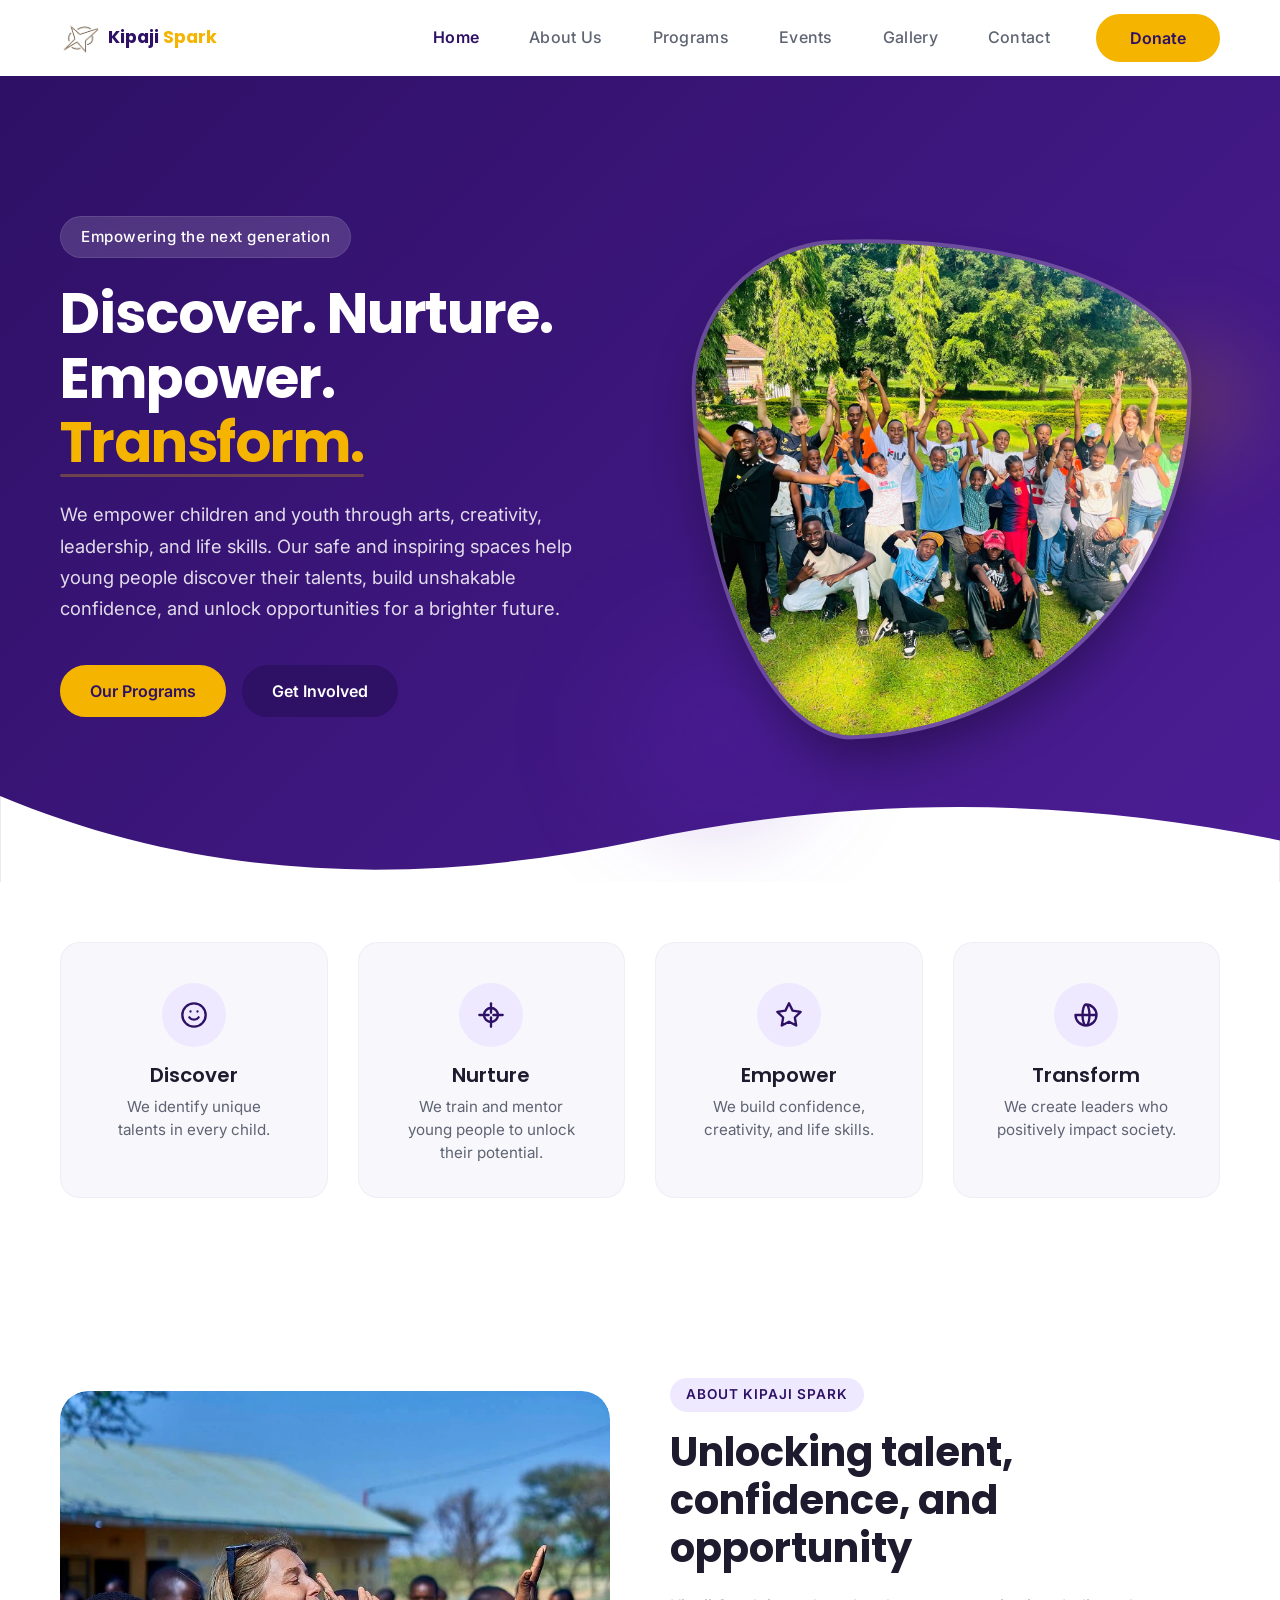
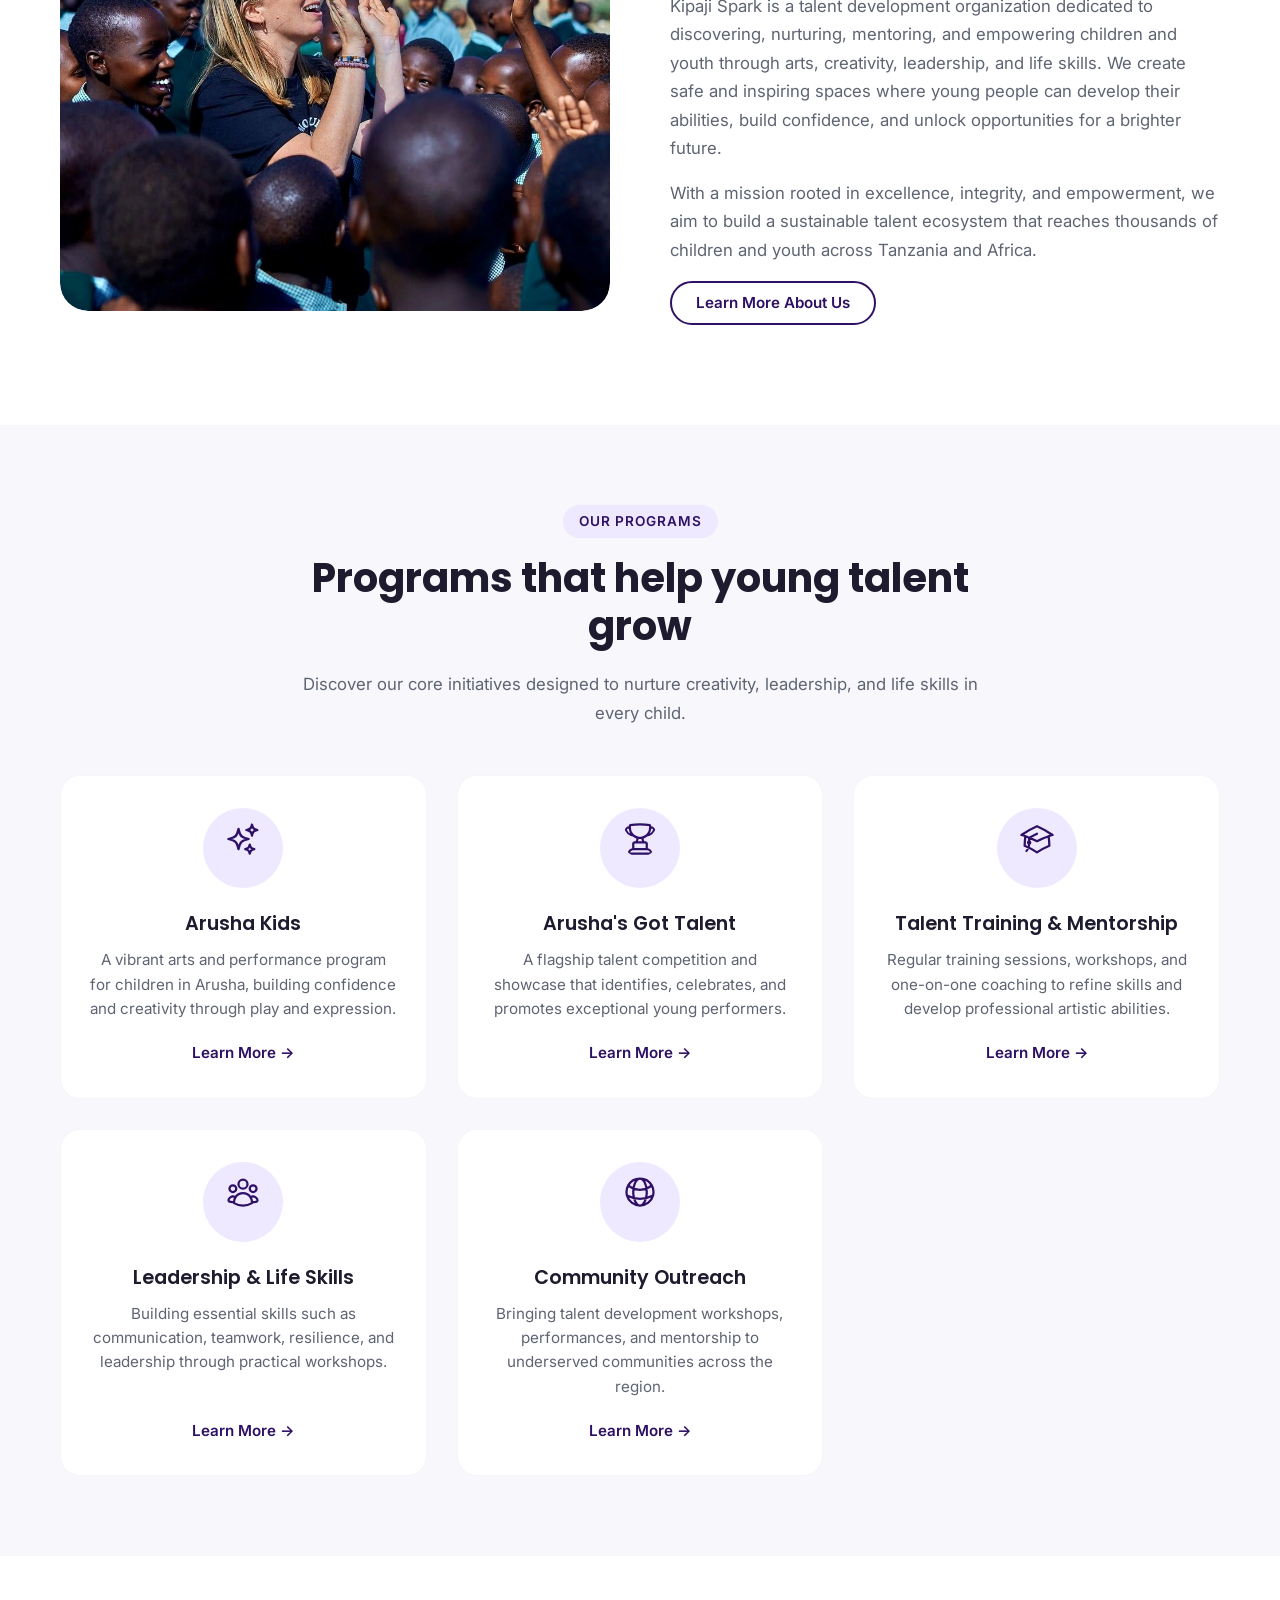
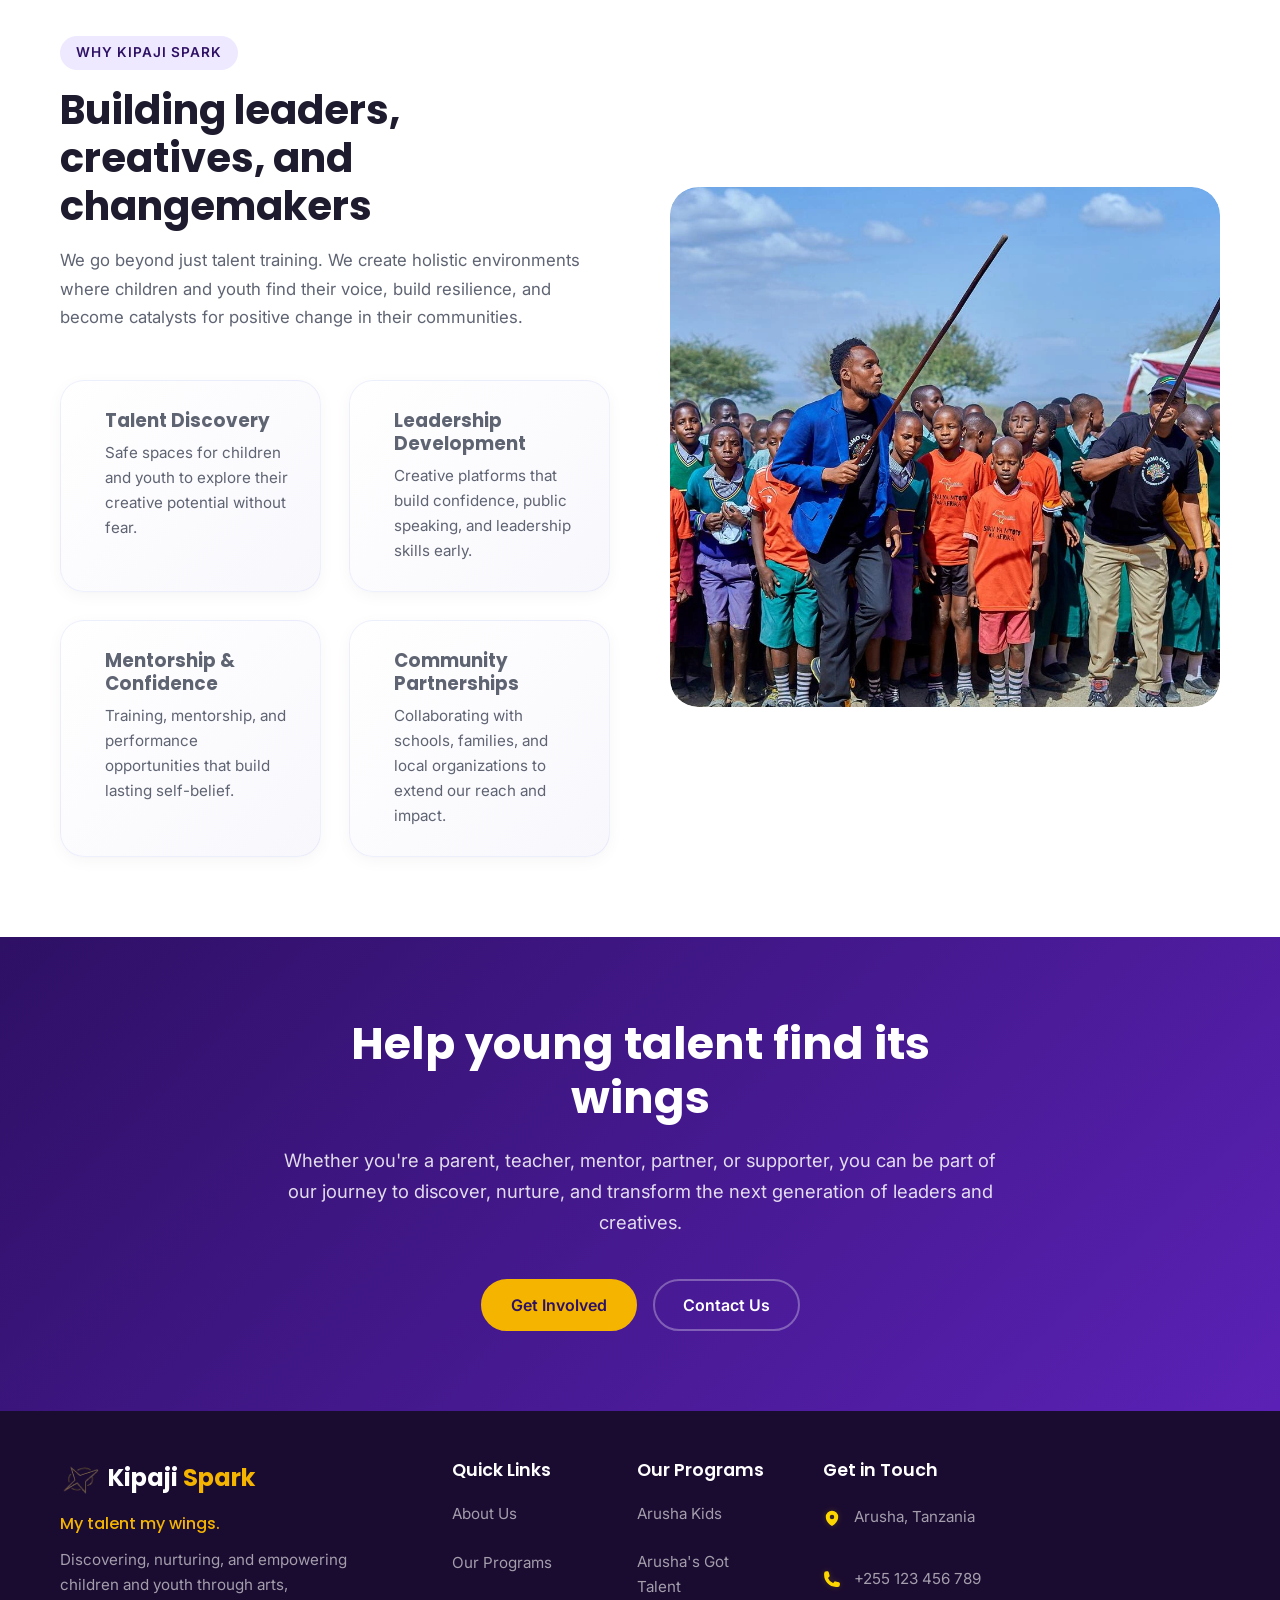
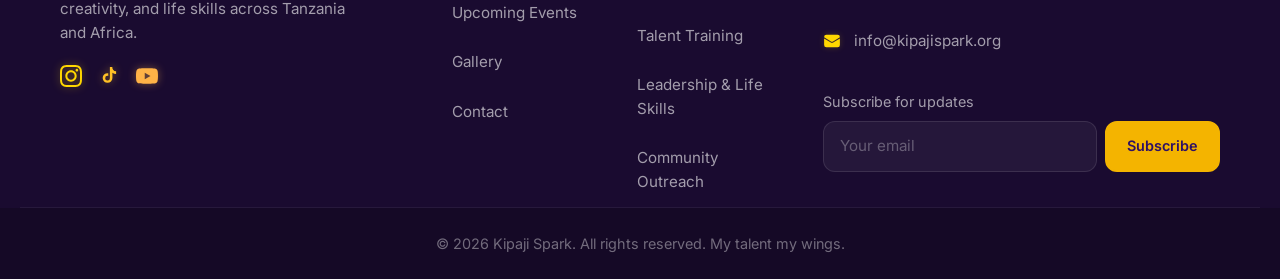
<file: index.html>
<!DOCTYPE html>
<html lang="en">
<head>
    <meta charset="UTF-8" />
    <meta name="viewport" content="width=device-width, initial-scale=1.0, maximum-scale=1.0, user-scalable=no" />
    <title>Kipaji Spark — Discover. Nurture. Empower. Transform.</title>
    
    <!-- Google Fonts: Poppins & Inter -->
    <link rel="preconnect" href="https://fonts.googleapis.com" />
    <link rel="preconnect" href="https://fonts.gstatic.com" crossorigin />
    <link href="https://fonts.googleapis.com/css2?family=Inter:opsz,wght@14..32,400;14..32,500;14..32,600;14..32,700&family=Poppins:wght@400;500;600;700;800&display=swap" rel="stylesheet" />

    <!-- Main Global Styles -->
    <link rel="stylesheet" href="assets/css/style.css" />
    
    <!-- Page Specific Styles -->
    <link rel="stylesheet" href="assets/css/pages/home.css" />
    
    <!-- Responsive Styles -->
    <link rel="stylesheet" href="assets/css/responsive.css" />
</head>
<body>

    <!-- ============================================ -->
    <!-- BACK TO TOP BUTTON                           -->
    <!-- ============================================ -->
    <button class="back-to-top" id="backToTop" aria-label="Scroll to top">
        <svg xmlns="http://www.w3.org/2000/svg" viewBox="0 0 24 24" fill="none" stroke="currentColor" stroke-width="2.5" stroke-linecap="round" stroke-linejoin="round">
            <path d="M12 19V5" />
            <path d="M5 12l7-7 7 7" />
        </svg>
    </button>

    <!-- ============================================ -->
    <!-- WHATSAPP FLOATING BUTTON                     -->
    <!-- ============================================ -->
    <a href="https://wa.me/255697091553?text=Hello%20Kipaji%20Spark%2C%20I%27d%20like%20to%20know%20more%20about%20your%20programs" 
    target="_blank" 
    rel="noopener noreferrer" 
    class="whatsapp-float" 
    id="whatsappFloat" 
    aria-label="Chat with us on WhatsApp">
        <svg xmlns="http://www.w3.org/2000/svg" viewBox="0 0 24 24" fill="currentColor">
            <path d="M17.472 14.382c-.297-.149-1.758-.867-2.03-.967-.273-.099-.471-.148-.67.15-.197.297-.767.966-.94 1.164-.173.199-.347.223-.644.075-.297-.15-1.255-.463-2.39-1.475-.883-.788-1.48-1.761-1.653-2.059-.173-.297-.018-.458.13-.606.134-.133.298-.347.446-.52.149-.174.198-.298.298-.497.099-.198.05-.371-.025-.52-.075-.149-.669-1.612-.916-2.207-.242-.579-.487-.5-.669-.51-.173-.008-.371-.01-.57-.01-.198 0-.52.074-.792.372-.272.297-1.04 1.016-1.04 2.479 0 1.462 1.065 2.875 1.213 3.074.149.198 2.096 3.2 5.077 4.487.709.306 1.262.489 1.694.625.712.227 1.36.195 1.871.118.571-.085 1.758-.719 2.006-1.413.248-.694.248-1.289.173-1.413-.074-.124-.272-.198-.57-.347m-5.421 7.403h-.004a9.87 9.87 0 01-5.031-1.378l-.361-.214-3.741.982.998-3.648-.235-.374a9.86 9.86 0 01-1.51-5.26c.001-5.45 4.436-9.884 9.888-9.884 2.64 0 5.122 1.03 6.988 2.898a9.825 9.825 0 012.893 6.994c-.003 5.45-4.437 9.884-9.885 9.884m8.413-18.297A11.815 11.815 0 0012.05 0C5.495 0 .16 5.335.157 11.892c0 2.096.547 4.142 1.588 5.945L.057 24l6.305-1.654a11.882 11.882 0 005.683 1.448h.005c6.554 0 11.89-5.335 11.893-11.893a11.821 11.821 0 00-3.48-8.413z"/>
        </svg>
    </a>

    <!-- ============================================ -->
    <!-- A) HEADER / NAVIGATION                        -->
    <!-- ============================================ -->
    <header class="site-header" id="site-header">
        <div class="container header-container">
            <div class="logo-wrapper">
                <a href="index.html" class="logo-link">
                    <img src="assets/images/logo/logo.webp" alt="KIPAJI SPARK Logo" class="logo-icon">
                    <span class="logo-text">Kipaji <span class="logo-highlight">Spark</span></span>
                </a>
            </div>

            <nav class="main-nav" id="main-nav" aria-label="Main Navigation">
                <button class="nav-close-btn" id="navCloseBtn" aria-label="Close navigation menu">
                    <svg xmlns="http://www.w3.org/2000/svg" viewBox="0 0 24 24" fill="none" stroke="currentColor" stroke-width="2.5" stroke-linecap="round" stroke-linejoin="round">
                        <path d="M18 6L6 18" />
                        <path d="M6 6l12 12" />
                    </svg>
                </button>

                <div class="nav-content">
                    <ul class="nav-list">
                        <li class="nav-item"><a href="index.html" class="nav-link active">Home</a></li>
                        <li class="nav-item"><a href="about.html" class="nav-link">About Us</a></li>
                        <li class="nav-item"><a href="programs.html" class="nav-link">Programs</a></li>
                        <li class="nav-item"><a href="events.html" class="nav-link">Events</a></li>
                        <li class="nav-item"><a href="gallery.html" class="nav-link">Gallery</a></li>
                        <li class="nav-item"><a href="contact.html" class="nav-link">Contact</a></li>
                    </ul>
                    <div class="nav-actions">
                        <a href="donate.html" class="btn btn-primary btn-donate">Donate</a>
                    </div>
                </div>

                <div class="nav-social-footer">
                    <span class="social-label">Follow Us</span>
                    <div class="nav-social-icons">
                        <a href="https://www.instagram.com/kipajispark_tz?igsh=MXZ3b2w2d3JpbGo3bg==" target="_blank" rel="noopener noreferrer" aria-label="Follow KIPAJI SPARK on Instagram" class="social-link">
                        <svg xmlns="http://www.w3.org/2000/svg" viewBox="0 0 24 24" fill="currentColor" class="social-icon"><path d="M12 2.163c3.204 0 3.584.012 4.85.07 3.252.148 4.771 1.691 4.919 4.919.058 1.265.069 1.645.069 4.849 0 3.205-.012 3.584-.069 4.849-.149 3.225-1.664 4.771-4.919 4.919-1.266.058-1.644.07-4.85.07-3.204 0-3.584-.012-4.849-.07-3.26-.149-4.771-1.699-4.919-4.92-.058-1.265-.07-1.644-.07-4.849 0-3.204.013-3.583.07-4.849.149-3.227 1.664-4.771 4.919-4.919 1.266-.057 1.645-.069 4.849-.069zm0-2.163c-3.259 0-3.667.014-4.947.072-4.358.2-6.78 2.618-6.98 6.98-.059 1.281-.073 1.689-.073 4.948 0 3.259.014 3.668.072 4.948.2 4.358 2.618 6.78 6.98 6.98 1.281.058 1.689.072 4.948.072 3.259 0 3.668-.014 4.948-.072 4.354-.2 6.782-2.618 6.979-6.98.059-1.28.073-1.689.073-4.948 0-3.259-.014-3.667-.072-4.947-.196-4.354-2.617-6.78-6.979-6.98-1.281-.059-1.69-.073-4.949-.073zm0 5.838c-3.403 0-6.162 2.759-6.162 6.162s2.759 6.163 6.162 6.163 6.162-2.759 6.162-6.163c0-3.403-2.759-6.162-6.162-6.162zm0 10.162c-2.209 0-4-1.79-4-4 0-2.209 1.791-4 4-4s4 1.791 4 4c0 2.21-1.791 4-4 4zm6.406-11.845c-.796 0-1.441.645-1.441 1.44s.645 1.44 1.441 1.44c.795 0 1.439-.645 1.439-1.44s-.644-1.44-1.439-1.44z"/></svg>
                    </a>
                    <a href="https://www.tiktok.com/@kipajispark_tz?_r=1&_t=ZS-97y5X1iWm84" target="_blank" rel="noopener noreferrer" aria-label="Follow KIPAJI SPARK on TikTok" class="social-link">
                        <svg xmlns="http://www.w3.org/2000/svg" viewBox="0 0 24 24" fill="currentColor" class="social-icon">
                            <path d="M19.589 6.686a4.093 4.093 0 0 1-3.98-4.436h-2.643v12.077a2.56 2.56 0 0 1-2.557 2.56 2.56 2.56 0 0 1-2.557-2.56 2.56 2.56 0 0 1 2.557-2.56c.272 0 .529.045.775.126V8.947a5.31 5.31 0 0 0-.775-.073 5.31 5.31 0 0 0-5.31 5.31 5.31 5.31 0 0 0 5.31 5.31 5.31 5.31 0 0 0 5.31-5.31V8.547a6.904 6.904 0 0 0 4.03 1.303V6.686c-.011 0-.022 0-.033 0z"/>
                        </svg>
                    </a>
                    <a href="https://youtube.com/@kipajispark?si=dhooBKffoszc910C" target="_blank" rel="noopener noreferrer" aria-label="Subscribe to KIPAJI SPARK on YouTube" class="social-link">
                        <svg xmlns="http://www.w3.org/2000/svg" viewBox="0 0 24 24" fill="currentColor" class="social-icon"><path d="M23.498 6.186a3.016 3.016 0 0 0-2.122-2.136C19.505 3.545 12 3.545 12 3.545s-7.505 0-9.377.505A3.017 3.017 0 0 0 .502 6.186C0 8.07 0 12 0 12s0 3.93.502 5.814a3.016 3.016 0 0 0 2.122 2.136c1.871.505 9.376.505 9.376.505s7.505 0 9.377-.505a3.015 3.015 0 0 0 2.122-2.136C24 15.93 24 12 24 12s0-3.93-.502-5.814zM9.545 15.568V8.432L15.818 12l-6.273 3.568z"/></svg>
                    </a>
                    </div>
                </div>
            </nav>

            <button class="hamburger-menu" id="hamburger-menu" aria-label="Toggle navigation menu" aria-expanded="false">
                <span></span>
                <span></span>
                <span></span>
            </button>
        </div>
    </header>

    <div class="nav-overlay" id="nav-overlay" aria-hidden="true"></div>

    <main>
        <!-- ============================================ -->
        <!-- B) HERO SECTION                                -->
        <!-- ============================================ -->
        <section class="hero-section">
            <div class="container hero-container">
                <div class="hero-content">
                    <span class="hero-eyebrow">Empowering the next generation</span>
                    <h1 class="hero-title">
                        Discover. Nurture. Empower. <span class="text-highlight">Transform.</span>
                    </h1>
                    <p class="hero-description">
                        We empower children and youth through arts, creativity, leadership, and life skills. 
                        Our safe and inspiring spaces help young people discover their talents, build unshakable confidence, 
                        and unlock opportunities for a brighter future.
                    </p>
                    <div class="hero-actions">
                        <a href="programs.html" class="btn btn-primary btn-large">Our Programs</a>
                        <a href="contact.html" class="btn btn-secondary btn-large">Get Involved</a>
                    </div>
                </div>
                <div class="hero-image-wrapper">
                    <div class="hero-image-shape">
                        <img src="assets/images/home/hero-one.webp" alt="Smiling children and youth enrolled in Kipaji Spark talent activities" />
                    </div>
                    <div class="deco-shape deco-yellow-blob"></div>
                    <div class="deco-shape deco-purple-blob"></div>
                </div>
            </div>
            <div class="hero-wave" aria-hidden="true">
                <svg viewBox="0 0 1440 100" fill="none" xmlns="http://www.w3.org/2000/svg">
                    <path d="M0 100V0C240 100 480 100 720 50C960 0 1200 0 1440 50V100H0Z" fill="#FFFFFF" />
                </svg>
            </div>
        </section>

        <!-- ============================================ -->
        <!-- C) VALUES / IMPACT SUMMARY SECTION            -->
        <!-- ============================================ -->
        <section class="values-section">
            <div class="container">
                <div class="values-grid">
                    <div class="value-card">
                        <div class="value-icon-wrapper">
                            <svg class="value-icon" viewBox="0 0 24 24" fill="none" stroke="currentColor" stroke-width="2" stroke-linecap="round" stroke-linejoin="round"><circle cx="12" cy="12" r="10"/><path d="M8 14s1.5 2 4 2 4-2 4-2"/><line x1="9" y1="9" x2="9.01" y2="9"/><line x1="15" y1="9" x2="15.01" y2="9"/></svg>
                        </div>
                        <h3 class="value-title">Discover</h3>
                        <p class="value-desc">We identify unique talents in every child.</p>
                    </div>
                    <div class="value-card">
                        <div class="value-icon-wrapper">
                            <svg class="value-icon" viewBox="0 0 24 24" fill="none" stroke="currentColor" stroke-width="2" stroke-linecap="round" stroke-linejoin="round"><path d="M12 2v8"/><path d="M12 22v-8"/><path d="M2 12h8"/><path d="M22 12h-8"/><circle cx="12" cy="12" r="6"/></svg>
                        </div>
                        <h3 class="value-title">Nurture</h3>
                        <p class="value-desc">We train and mentor young people to unlock their potential.</p>
                    </div>
                    <div class="value-card">
                        <div class="value-icon-wrapper">
                            <svg class="value-icon" viewBox="0 0 24 24" fill="none" stroke="currentColor" stroke-width="2" stroke-linecap="round" stroke-linejoin="round"><polygon points="12 2 15.09 8.26 22 9.27 17 14.14 18.18 21.02 12 17.77 5.82 21.02 7 14.14 2 9.27 8.91 8.26 12 2"/></svg>
                        </div>
                        <h3 class="value-title">Empower</h3>
                        <p class="value-desc">We build confidence, creativity, and life skills.</p>
                    </div>
                    <div class="value-card">
                        <div class="value-icon-wrapper">
                            <svg class="value-icon" viewBox="0 0 24 24" fill="none" stroke="currentColor" stroke-width="2" stroke-linecap="round" stroke-linejoin="round"><path d="M21 12a9 9 0 0 1-9 9m9-9a9 9 0 0 0-9-9m9 9H3m9 9a9 9 0 0 1-9-9m9 9c1.66 0 3-4.03 3-9s-1.34-9-3-9m0 18c-1.66 0-3-4.03-3-9s1.34-9 3-9"/></svg>
                        </div>
                        <h3 class="value-title">Transform</h3>
                        <p class="value-desc">We create leaders who positively impact society.</p>
                    </div>
                </div>
            </div>
        </section>

        <!-- ============================================ -->
        <!-- D) FEATURED INTRO / ABOUT PREVIEW SECTION      -->
        <!-- ============================================ -->
        <section class="about-preview-section">
            <div class="container about-preview-container">
                <div class="about-preview-image">
                    <img src="assets/images/home/hero-two.webp" alt="Children participating in an interactive dance workshop at Kipaji Spark" />
                </div>
                <div class="about-preview-content">
                    <span class="section-eyebrow">About Kipaji Spark</span>
                    <h2 class="section-title">Unlocking talent, confidence, and opportunity</h2>
                    <p class="section-desc">
                        Kipaji Spark is a talent development organization dedicated to discovering, nurturing, mentoring, 
                        and empowering children and youth through arts, creativity, leadership, and life skills. 
                        We create safe and inspiring spaces where young people can develop their abilities, 
                        build confidence, and unlock opportunities for a brighter future.
                    </p>
                    <p class="section-desc">
                        With a mission rooted in excellence, integrity, and empowerment, we aim to build a sustainable 
                        talent ecosystem that reaches thousands of children and youth across Tanzania and Africa.
                    </p>
                    <a href="about.html" class="btn btn-outline">Learn More About Us</a>
                </div>
            </div>
        </section>

        <!-- ============================================ -->
        <!-- E) FEATURED PROGRAMS PREVIEW SECTION          -->
        <!-- ============================================ -->
        <section class="programs-preview-section">
            <div class="container">
                <div class="section-header centered">
                    <span class="section-eyebrow">Our Programs</span>
                    <h2 class="section-title">Programs that help young talent grow</h2>
                    <p class="section-desc">Discover our core initiatives designed to nurture creativity, leadership, and life skills in every child.</p>
                </div>
                <div class="programs-grid">
                    <article class="program-card">
                        <div class="program-card-icon-wrapper">
                            <svg class="program-card-icon" xmlns="http://www.w3.org/2000/svg" fill="none" viewBox="0 0 24 24" stroke-width="1.5" stroke="currentColor">
                                <path stroke-linecap="round" stroke-linejoin="round" d="M9.813 15.904 9 18.75l-.813-2.846a4.5 4.5 0 0 0-3.09-3.09L2.25 12l2.846-.813a4.5 4.5 0 0 0 3.09-3.09L9 5.25l.813 2.846a4.5 4.5 0 0 0 3.09 3.09L15.75 12l-2.846.813a4.5 4.5 0 0 0-3.09 3.09ZM18.259 8.715 18 9.75l-.259-1.035a3.375 3.375 0 0 0-2.455-2.456L14.25 6l1.036-.259a3.375 3.375 0 0 0 2.455-2.456L18 2.25l.259 1.035a3.375 3.375 0 0 0 2.456 2.456L21.75 6l-1.035.259a3.375 3.375 0 0 0-2.456 2.456ZM16.894 20.567 16.5 21.75l-.394-1.183a2.25 2.25 0 0 0-1.423-1.423L13.5 18.75l1.183-.394a2.25 2.25 0 0 0 1.423-1.423l.394-1.183.394 1.183a2.25 2.25 0 0 0 1.423 1.423l1.183.394-1.183.394a2.25 2.25 0 0 0-1.423 1.423Z" />
                            </svg>
                        </div>
                        <h3 class="program-card-title">Arusha Kids</h3>
                        <p class="program-card-desc">A vibrant arts and performance program for children in Arusha, building confidence and creativity through play and expression.</p>
                        <a href="programs.html" class="program-card-link">Learn More →</a>
                    </article>
                    <article class="program-card">
                        <div class="program-card-icon-wrapper">
                            <svg class="program-card-icon" xmlns="http://www.w3.org/2000/svg" fill="none" viewBox="0 0 24 24" stroke-width="1.5" stroke="currentColor">
                                <path stroke-linecap="round" stroke-linejoin="round" d="M16.5 18.75h-9m9 0a3 3 0 0 1 3 3h-15a3 3 0 0 1 3-3m9 0v-3.375c0-.621-.503-1.125-1.125-1.125h-.871M7.5 18.75v-3.375c0-.621.504-1.125 1.125-1.125h.872m5.007 0H9.497m5.007 0a7.454 7.454 0 0 1-.982-3.172M9.497 14.25a7.454 7.454 0 0 0 .981-3.172M5.25 4.236c-.982.143-1.954.317-2.916.52A6.003 6.003 0 0 0 7.73 9.728M5.25 4.236V4.5c0 2.108.966 3.99 2.48 5.228M5.25 4.236V2.721C7.456 2.41 9.71 2.25 12 2.25c2.291 0 4.545.16 6.75.47v1.516M7.73 9.728a6.726 6.726 0 0 0 2.748 1.35m8.272-6.842V4.5c0 2.108-.966 3.99-2.48 5.228m2.48-5.492a46.32 46.32 0 0 1 2.916.52 6.003 6.003 0 0 1-5.395 4.972m0 0a6.726 6.726 0 0 1-2.749 1.35m0 0a6.772 6.772 0 0 1-3.044 0" />
                            </svg>
                        </div>
                        <h3 class="program-card-title">Arusha's Got Talent</h3>
                        <p class="program-card-desc">A flagship talent competition and showcase that identifies, celebrates, and promotes exceptional young performers.</p>
                        <a href="programs.html" class="program-card-link">Learn More →</a>
                    </article>
                    <article class="program-card">
                        <div class="program-card-icon-wrapper">
                            <svg class="program-card-icon" xmlns="http://www.w3.org/2000/svg" fill="none" viewBox="0 0 24 24" stroke-width="1.5" stroke="currentColor">
                                <path stroke-linecap="round" stroke-linejoin="round" d="M4.26 10.147a60.438 60.438 0 0 0-.491 6.347A48.62 48.62 0 0 1 12 20.904a48.62 48.62 0 0 1 8.232-4.41 60.46 60.46 0 0 0-.491-6.347m-15.482 0a50.636 50.636 0 0 0-2.658-.813A59.906 59.906 0 0 1 12 3.493a59.903 59.903 0 0 1 10.399 5.84c-.896.248-1.783.52-2.658.814m-15.482 0A50.717 50.717 0 0 1 12 13.489a50.702 50.702 0 0 1 7.74-3.342M6.75 15a.75.75 0 1 0 0-1.5.75.75 0 0 0 0 1.5Zm0 0v-3.675A55.378 55.378 0 0 1 12 8.443m-7.007 11.55A5.981 5.981 0 0 0 6.75 15.75v-1.5" />
                            </svg>
                        </div>
                        <h3 class="program-card-title">Talent Training &amp; Mentorship</h3>
                        <p class="program-card-desc">Regular training sessions, workshops, and one-on-one coaching to refine skills and develop professional artistic abilities.</p>
                        <a href="programs.html" class="program-card-link">Learn More →</a>
                    </article>
                    <article class="program-card">
                        <div class="program-card-icon-wrapper">
                            <svg class="program-card-icon" xmlns="http://www.w3.org/2000/svg" fill="none" viewBox="0 0 24 24" stroke-width="1.5" stroke="currentColor">
                                <path stroke-linecap="round" stroke-linejoin="round" d="M18 18.72a9.094 9.094 0 0 0 3.741-.479 3 3 0 0 0-4.682-2.72m.94 3.198.001.031c0 .225-.012.447-.037.666A11.944 11.944 0 0 1 12 21c-2.17 0-4.207-.576-5.963-1.584A6.062 6.062 0 0 1 6 18.719m12 0a5.971 5.971 0 0 0-.941-3.197m0 0A5.995 5.995 0 0 0 12 12.75a5.995 5.995 0 0 0-5.058 2.772m0 0a3 3 0 0 0-4.681 2.72 8.986 8.986 0 0 0 3.74.477m.94-3.197a5.971 5.971 0 0 0-.94 3.197M15 6.75a3 3 0 1 1-6 0 3 3 0 0 1 6 0Zm6 3a2.25 2.25 0 1 1-4.5 0 2.25 2.25 0 0 1 4.5 0Zm-13.5 0a2.25 2.25 0 1 1-4.5 0 2.25 2.25 0 0 1 4.5 0Z" />
                            </svg>
                        </div>
                        <h3 class="program-card-title">Leadership &amp; Life Skills</h3>
                        <p class="program-card-desc">Building essential skills such as communication, teamwork, resilience, and leadership through practical workshops.</p>
                        <a href="programs.html" class="program-card-link">Learn More →</a>
                    </article>
                    <article class="program-card">
                        <div class="program-card-icon-wrapper">
                            <svg class="program-card-icon" xmlns="http://www.w3.org/2000/svg" fill="none" viewBox="0 0 24 24" stroke-width="1.5" stroke="currentColor">
                                <path stroke-linecap="round" stroke-linejoin="round" d="M12 21a9.004 9.004 0 0 0 8.716-6.747M12 21a9.004 9.004 0 0 1-8.716-6.747M12 21c2.485 0 4.5-4.03 4.5-9S14.485 3 12 3m0 18c-2.485 0-4.5-4.03-4.5-9S9.515 3 12 3m0 0a8.997 8.997 0 0 1 7.843 4.582M12 3a8.997 8.997 0 0 0-7.843 4.582m15.686 0A11.953 11.953 0 0 1 12 10.5c-2.998 0-5.74-1.1-7.843-2.918m15.686 0A8.959 8.959 0 0 1 21 12c0 .778-.099 1.533-.284 2.253m0 0A17.919 17.919 0 0 1 12 16.5c-3.162 0-6.133-.815-8.716-2.247m0 0A9.015 9.015 0 0 1 3 12c0-1.605.42-3.113 1.157-4.418" />
                            </svg>
                        </div>
                        <h3 class="program-card-title">Community Outreach</h3>
                        <p class="program-card-desc">Bringing talent development workshops, performances, and mentorship to underserved communities across the region.</p>
                        <a href="programs.html" class="program-card-link">Learn More →</a>
                    </article>
                </div>
            </div>
        </section>

        <!-- ============================================ -->
        <!-- F) WHY KIPAJI SPARK / IMPACT SECTION           -->
        <!-- ============================================ -->
        <section class="impact-section">
            <div class="container impact-container">
                <div class="impact-content">
                    <span class="section-eyebrow">Why Kipaji Spark</span>
                    <h2 class="section-title">Building leaders, creatives, and changemakers</h2>
                    <p class="section-desc">We go beyond just talent training. We create holistic environments where children and youth find their voice, build resilience, and become catalysts for positive change in their communities.</p>
                    
                    <div class="impact-features-grid">
                        <div class="impact-feature">
                            <div class="impact-feature-icon"></div>
                            <div>
                                <h4>Talent Discovery</h4>
                                <p>Safe spaces for children and youth to explore their creative potential without fear.</p>
                            </div>
                        </div>
                        <div class="impact-feature">
                            <div class="impact-feature-icon"></div>
                            <div>
                                <h4>Leadership Development</h4>
                                <p>Creative platforms that build confidence, public speaking, and leadership skills early.</p>
                            </div>
                        </div>
                        <div class="impact-feature">
                            <div class="impact-feature-icon"></div>
                            <div>
                                <h4>Mentorship &amp; Confidence</h4>
                                <p>Training, mentorship, and performance opportunities that build lasting self-belief.</p>
                            </div>
                        </div>
                        <div class="impact-feature">
                            <div class="impact-feature-icon"></div>
                            <div>
                                <h4>Community Partnerships</h4>
                                <p>Collaborating with schools, families, and local organizations to extend our reach and impact.</p>
                            </div>
                        </div>
                    </div>
                </div>
                <div class="impact-image-wrapper">
                    <img src="assets/images/home/hero-three.webp" alt="Founder and leaders at Kipaji Spark event, inspiring students to be proud with their culture" />
                </div>
            </div>
        </section>

        <!-- ============================================ -->
        <!-- G) CALL-TO-ACTION BANNER SECTION               -->
        <!-- ============================================ -->
        <section class="cta-banner-section">
            <div class="container cta-banner-container">
                <div class="cta-banner-content">
                    <h2 class="cta-banner-title">Help young talent find its wings</h2>
                    <p class="cta-banner-desc">
                        Whether you're a parent, teacher, mentor, partner, or supporter, you can be part of our journey to discover, nurture, and transform the next generation of leaders and creatives.
                    </p>
                    <div class="cta-banner-actions">
                        <a href="contact.html" class="btn btn-primary btn-large">Get Involved</a>
                        <a href="contact.html" class="btn btn-outline-light btn-large">Contact Us</a>
                    </div>
                </div>
            </div>
        </section>

    </main>

    <!-- ============================================ -->
    <!-- H) FOOTER                                     -->
    <!-- ============================================ -->
    <footer class="site-footer">
        <div class="container footer-container">
            <div class="footer-column footer-brand">
                <div class="footer-logo">
                    <img src="assets/images/logo/logo.webp" alt="KIPAJI SPARK Logo" class="logo-icon">
                    <span class="logo-text">Kipaji <span class="logo-highlight">Spark</span></span>
                </div>
                <p class="footer-tagline">My talent my wings.</p>
                <p class="footer-desc">Discovering, nurturing, and empowering children and youth through arts, creativity, and life skills across Tanzania and Africa.</p>
                <div class="footer-socials">
                    <a href="https://www.instagram.com/kipajispark_tz?igsh=MXZ3b2w2d3JpbGo3bg==" target="_blank" rel="noopener noreferrer" aria-label="Follow KIPAJI SPARK on Instagram" class="social-link">
                        <svg xmlns="http://www.w3.org/2000/svg" viewBox="0 0 24 24" fill="currentColor" class="social-icon"><path d="M12 2.163c3.204 0 3.584.012 4.85.07 3.252.148 4.771 1.691 4.919 4.919.058 1.265.069 1.645.069 4.849 0 3.205-.012 3.584-.069 4.849-.149 3.225-1.664 4.771-4.919 4.919-1.266.058-1.644.07-4.85.07-3.204 0-3.584-.012-4.849-.07-3.26-.149-4.771-1.699-4.919-4.92-.058-1.265-.07-1.644-.07-4.849 0-3.204.013-3.583.07-4.849.149-3.227 1.664-4.771 4.919-4.919 1.266-.057 1.645-.069 4.849-.069zm0-2.163c-3.259 0-3.667.014-4.947.072-4.358.2-6.78 2.618-6.98 6.98-.059 1.281-.073 1.689-.073 4.948 0 3.259.014 3.668.072 4.948.2 4.358 2.618 6.78 6.98 6.98 1.281.058 1.689.072 4.948.072 3.259 0 3.668-.014 4.948-.072 4.354-.2 6.782-2.618 6.979-6.98.059-1.28.073-1.689.073-4.948 0-3.259-.014-3.667-.072-4.947-.196-4.354-2.617-6.78-6.979-6.98-1.281-.059-1.69-.073-4.949-.073zm0 5.838c-3.403 0-6.162 2.759-6.162 6.162s2.759 6.163 6.162 6.163 6.162-2.759 6.162-6.163c0-3.403-2.759-6.162-6.162-6.162zm0 10.162c-2.209 0-4-1.79-4-4 0-2.209 1.791-4 4-4s4 1.791 4 4c0 2.21-1.791 4-4 4zm6.406-11.845c-.796 0-1.441.645-1.441 1.44s.645 1.44 1.441 1.44c.795 0 1.439-.645 1.439-1.44s-.644-1.44-1.439-1.44z"/></svg>
                    </a>
                    <a href="https://www.tiktok.com/@kipajispark_tz?_r=1&_t=ZS-97y5X1iWm84" target="_blank" rel="noopener noreferrer" aria-label="Follow KIPAJI SPARK on TikTok" class="social-link">
                        <svg xmlns="http://www.w3.org/2000/svg" viewBox="0 0 24 24" fill="currentColor" class="social-icon">
                            <path d="M19.589 6.686a4.093 4.093 0 0 1-3.98-4.436h-2.643v12.077a2.56 2.56 0 0 1-2.557 2.56 2.56 2.56 0 0 1-2.557-2.56 2.56 2.56 0 0 1 2.557-2.56c.272 0 .529.045.775.126V8.947a5.31 5.31 0 0 0-.775-.073 5.31 5.31 0 0 0-5.31 5.31 5.31 5.31 0 0 0 5.31 5.31 5.31 5.31 0 0 0 5.31-5.31V8.547a6.904 6.904 0 0 0 4.03 1.303V6.686c-.011 0-.022 0-.033 0z"/>
                        </svg>
                    </a>
                    <a href="https://youtube.com/@kipajispark?si=dhooBKffoszc910C" target="_blank" rel="noopener noreferrer" aria-label="Subscribe to KIPAJI SPARK on YouTube" class="social-link">
                        <svg xmlns="http://www.w3.org/2000/svg" viewBox="0 0 24 24" fill="currentColor" class="social-icon"><path d="M23.498 6.186a3.016 3.016 0 0 0-2.122-2.136C19.505 3.545 12 3.545 12 3.545s-7.505 0-9.377.505A3.017 3.017 0 0 0 .502 6.186C0 8.07 0 12 0 12s0 3.93.502 5.814a3.016 3.016 0 0 0 2.122 2.136c1.871.505 9.376.505 9.376.505s7.505 0 9.377-.505a3.015 3.015 0 0 0 2.122-2.136C24 15.93 24 12 24 12s0-3.93-.502-5.814zM9.545 15.568V8.432L15.818 12l-6.273 3.568z"/></svg>
                    </a>
                </div>
            </div>

            <div class="footer-column">
                <h4 class="footer-heading">Quick Links</h4>
                <ul class="footer-links">
                    <li><a href="about.html">About Us</a></li>
                    <li><a href="programs.html">Our Programs</a></li>
                    <li><a href="events.html">Upcoming Events</a></li>
                    <li><a href="gallery.html">Gallery</a></li>
                    <li><a href="contact.html">Contact</a></li>
                </ul>
            </div>

            <div class="footer-column">
                <h4 class="footer-heading">Our Programs</h4>
                <ul class="footer-links">
                    <li><a href="programs.html">Arusha Kids</a></li>
                    <li><a href="programs.html">Arusha's Got Talent</a></li>
                    <li><a href="programs.html">Talent Training</a></li>
                    <li><a href="programs.html">Leadership &amp; Life Skills</a></li>
                    <li><a href="programs.html">Community Outreach</a></li>
                </ul>
            </div>

            <div class="footer-column">
                <h4 class="footer-heading">Get in Touch</h4>
                <ul class="footer-contact">
                    <li>
                        <svg xmlns="http://www.w3.org/2000/svg" viewBox="0 0 24 24" fill="currentColor" class="contact-icon">
                            <path fill-rule="evenodd" d="m11.54 22.351.07.04.028.016a.76.76 0 0 0 .723 0l.028-.015.071-.041a16.975 16.975 0 0 0 1.144-.742 19.58 19.58 0 0 0 2.683-2.282c1.944-1.99 3.963-4.98 3.963-8.827a8.25 8.25 0 0 0-16.5 0c0 3.846 2.02 6.837 3.963 8.827a19.58 19.58 0 0 0 2.682 2.282 16.975 16.975 0 0 0 1.145.742ZM12 13.5a3 3 0 1 0 0-6 3 3 0 0 0 0 6Z" clip-rule="evenodd" />
                        </svg>
                        <span>Arusha, Tanzania</span>
                    </li>
                    <li>
                        <svg xmlns="http://www.w3.org/2000/svg" viewBox="0 0 24 24" fill="currentColor" class="contact-icon">
                            <path fill-rule="evenodd" d="M1.5 4.5a3 3 0 0 1 3-3h1.372c.86 0 1.61.586 1.819 1.42l1.105 4.423a1.875 1.875 0 0 1-.694 1.955l-1.293.97c-.135.101-.164.249-.126.352a11.285 11.285 0 0 0 6.697 6.697c.103.038.25.009.352-.126l.97-1.293a1.875 1.875 0 0 1 1.955-.694l4.423 1.105c.834.209 1.42.959 1.42 1.82V19.5a3 3 0 0 1-3 3h-2.25C8.552 22.5 1.5 15.448 1.5 6.75V4.5Z" clip-rule="evenodd" />
                        </svg>
                        <span>+255 123 456 789</span>
                    </li>
                    <li>
                        <svg xmlns="http://www.w3.org/2000/svg" viewBox="0 0 24 24" fill="currentColor" class="contact-icon">
                            <path d="M1.5 8.67v8.58a3 3 0 0 0 3 3h15a3 3 0 0 0 3-3V8.67l-8.928 5.493a3 3 0 0 1-3.144 0L1.5 8.67Z" />
                            <path d="M22.5 6.908V6.75a3 3 0 0 0-3-3h-15a3 3 0 0 0-3 3v.158l9.714 5.978a1.5 1.5 0 0 0 1.572 0L22.5 6.908Z" />
                        </svg>
                        <span>info@kipajispark.org</span>
                    </li>
                </ul>
                <div class="footer-newsletter">
                    <label for="newsletter-email">Subscribe for updates</label>
                    <div class="newsletter-form">
                        <input type="email" id="newsletter-email" placeholder="Your email" />
                        <button type="submit" class="btn btn-primary">Subscribe</button>
                    </div>
                </div>
            </div>
        </div>
        <div class="footer-bottom">
            <div class="container">
                <p>&copy; 2026 Kipaji Spark. All rights reserved. My talent my wings.</p>
            </div>
        </div>
    </footer>

    <!-- ============================================ -->
    <!-- JAVASCRIPT                                    -->
    <!-- ============================================ -->
    <script src="assets/js/main.js"></script>
</body>
</html>
</file>
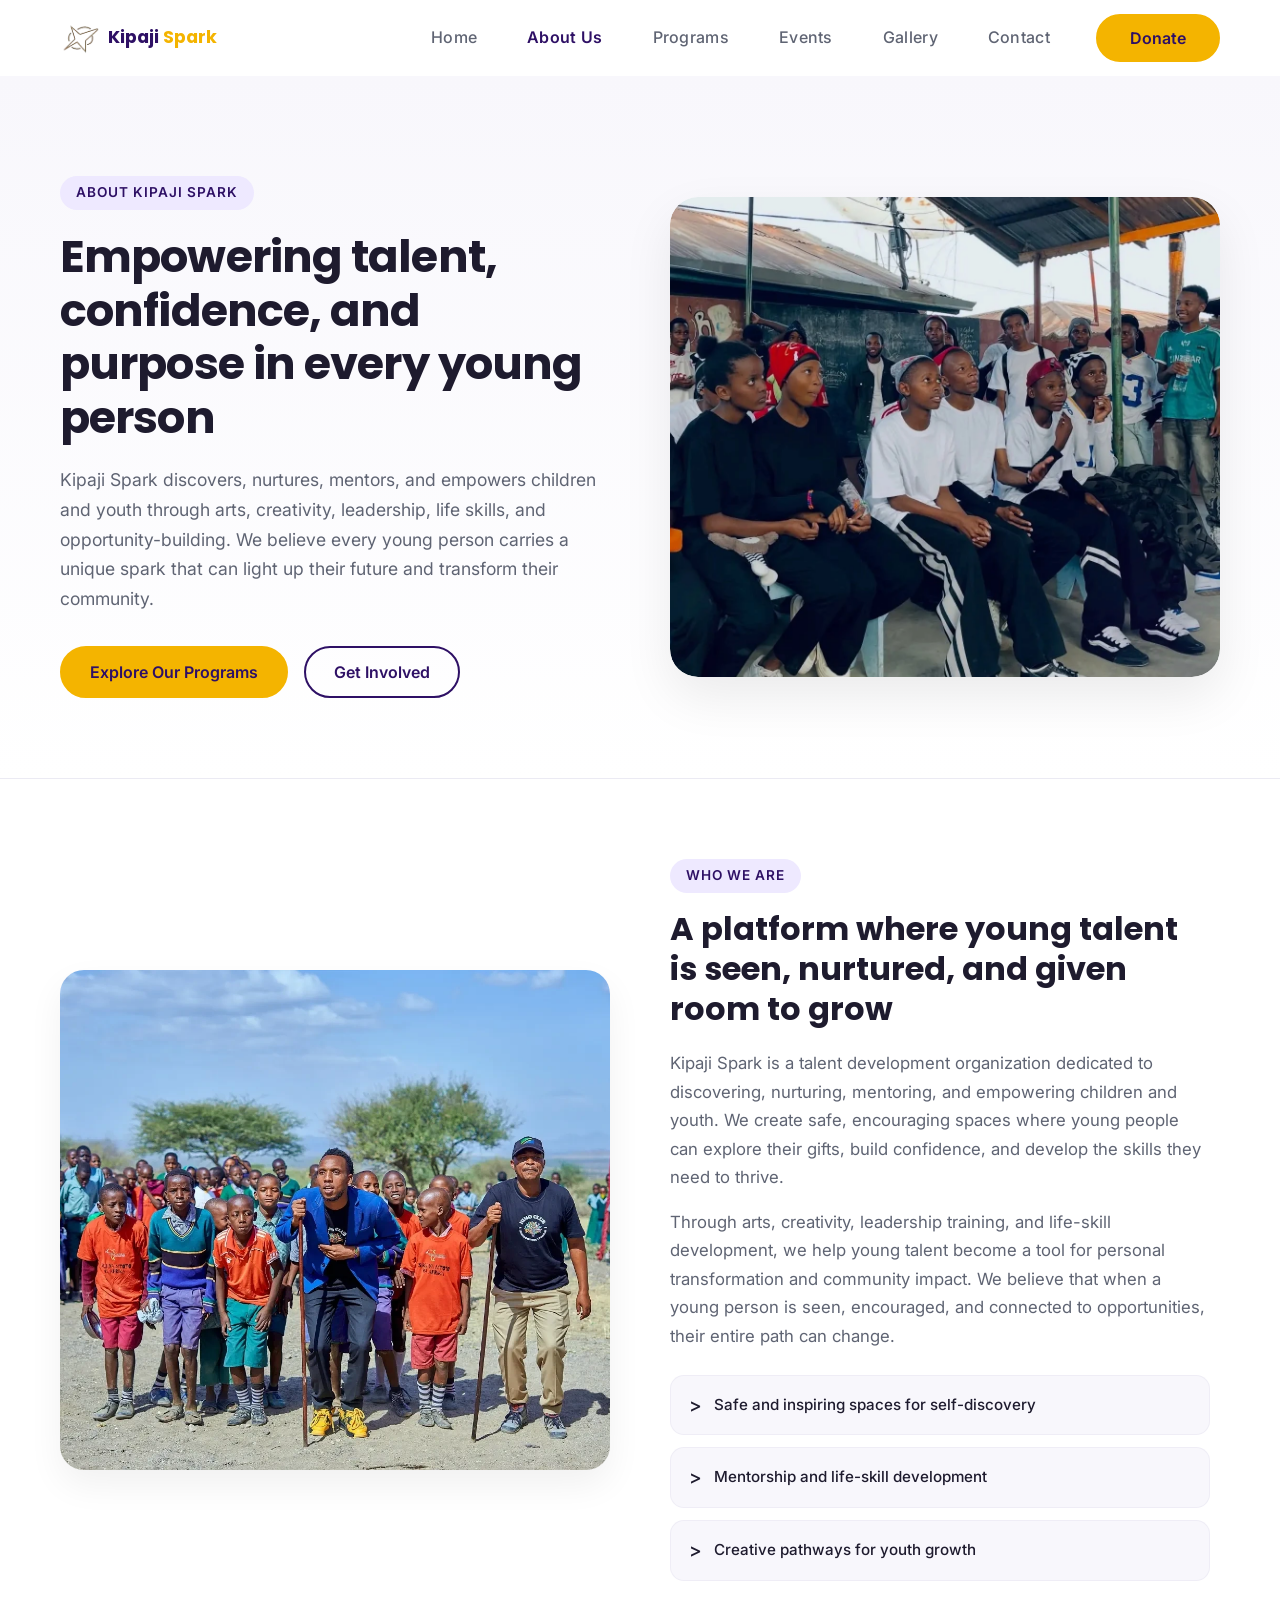
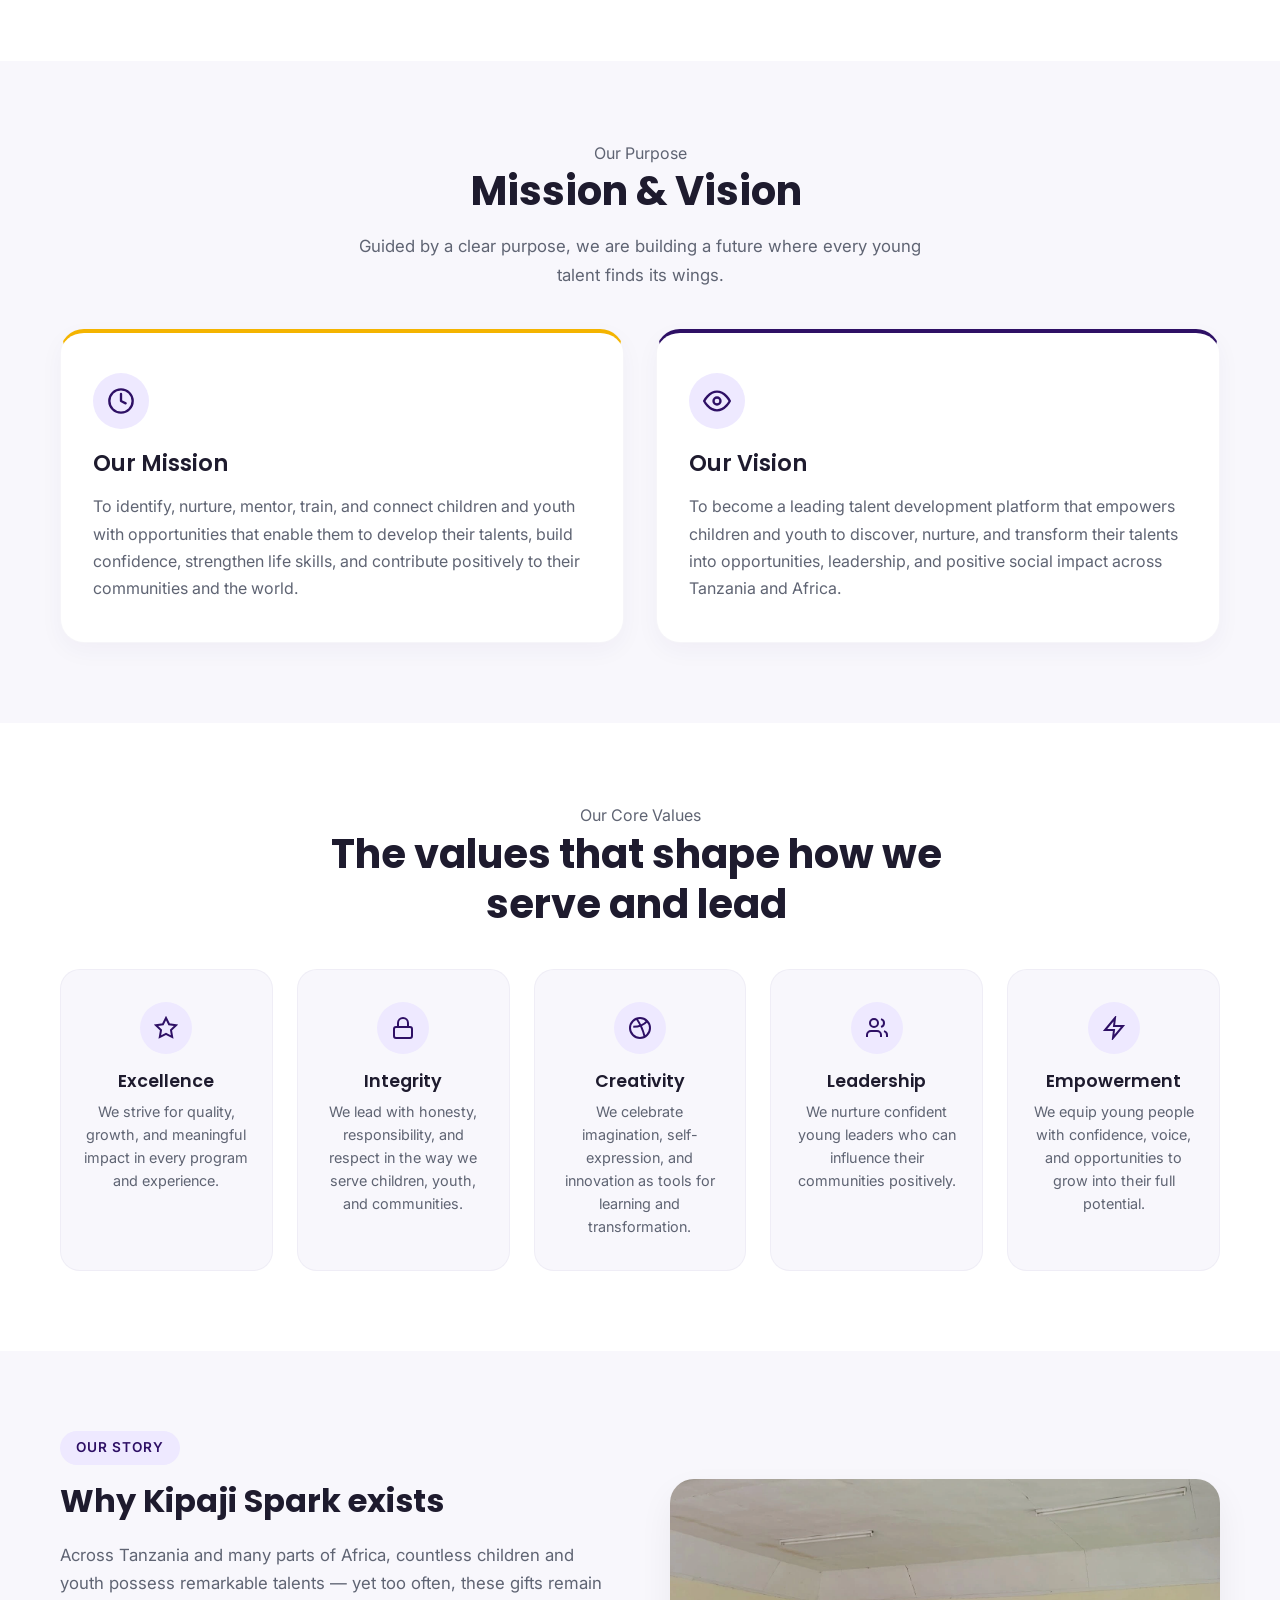
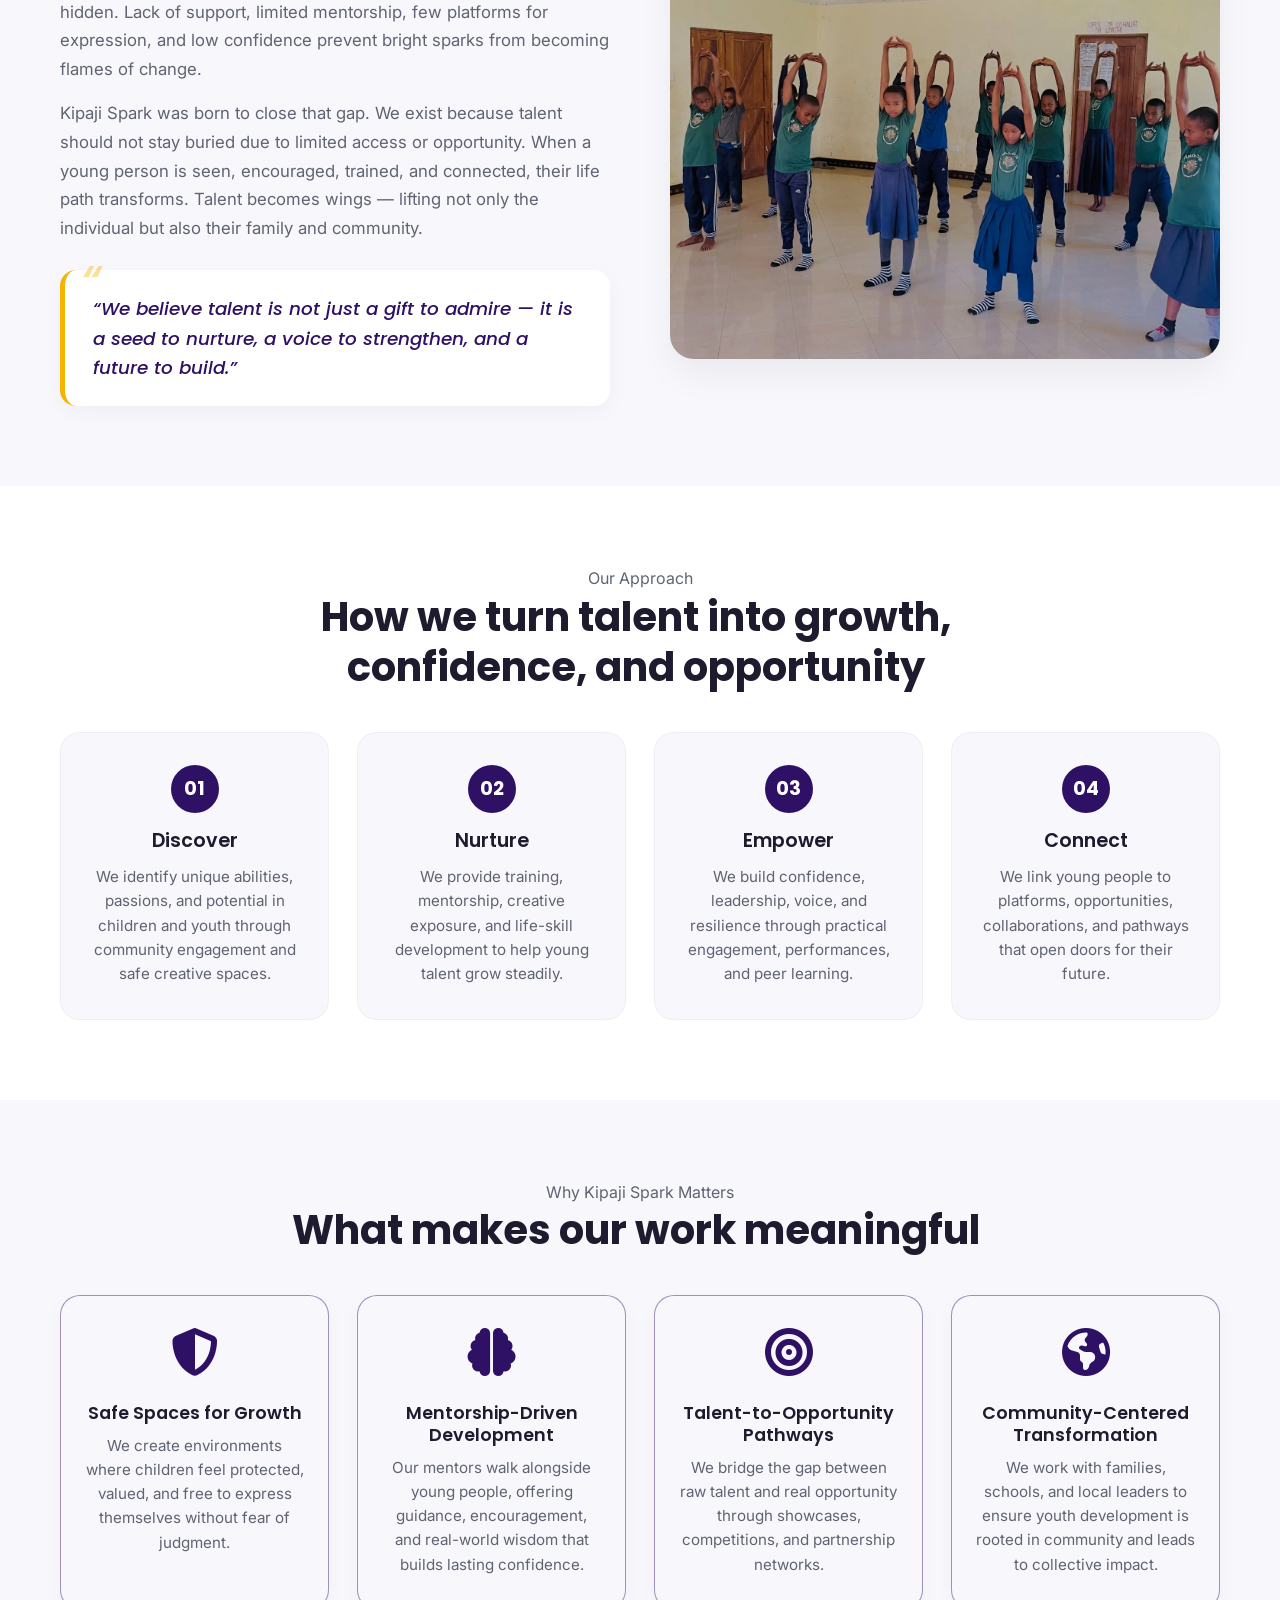
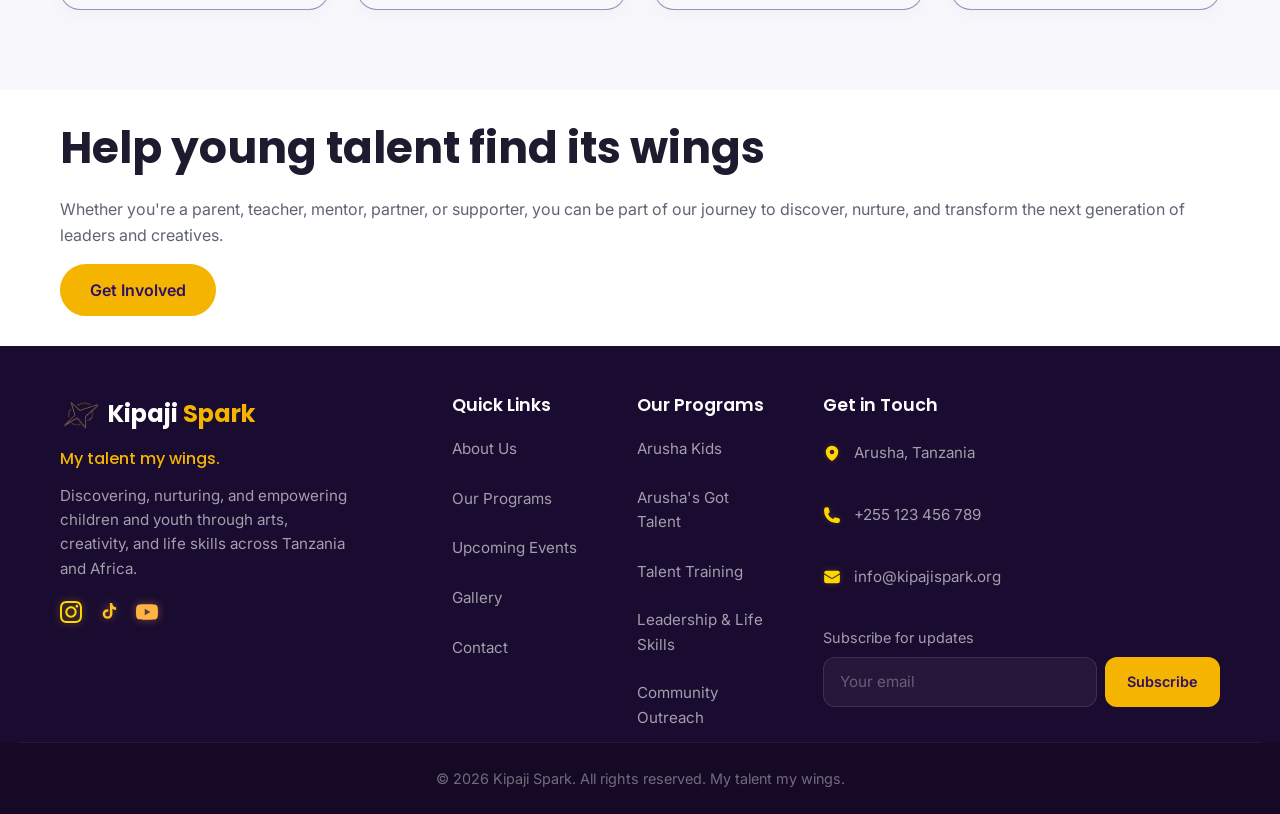
<file: about.html>
<!DOCTYPE html>
<html lang="en">
<head>
    <meta charset="UTF-8" />
    <meta name="viewport" content="width=device-width, initial-scale=1.0" />
    <title>About Kipaji Spark — Our Mission, Vision & Values</title>
    
    <!-- Google Fonts: Poppins & Inter -->
    <link rel="preconnect" href="https://fonts.googleapis.com" />
    <link rel="preconnect" href="https://fonts.gstatic.com" crossorigin />
    <link href="https://fonts.googleapis.com/css2?family=Inter:opsz,wght@14..32,400;14..32,500;14..32,600;14..32,700&family=Poppins:wght@400;500;600;700;800&display=swap" rel="stylesheet" />

    <!-- Main Global Styles -->
    <link rel="stylesheet" href="assets/css/style.css" />
    
    <!-- Page Specific Styles -->
    <link rel="stylesheet" href="assets/css/pages/about.css" />
    
    <!-- Responsive Styles -->
    <link rel="stylesheet" href="assets/css/responsive.css" />

    <!-- Font Awesome  -->
    <link rel="stylesheet" href="https://cdnjs.cloudflare.com/ajax/libs/font-awesome/6.4.0/css/all.min.css">
</head>
<body>

    <!-- ============================================ -->
    <!-- BACK TO TOP BUTTON                           -->
    <!-- ============================================ -->
    <button class="back-to-top" id="backToTop" aria-label="Scroll to top">
        <svg xmlns="http://www.w3.org/2000/svg" viewBox="0 0 24 24" fill="none" stroke="currentColor" stroke-width="2.5" stroke-linecap="round" stroke-linejoin="round">
            <path d="M12 19V5" />
            <path d="M5 12l7-7 7 7" />
        </svg>
    </button>

    <!-- ============================================ -->
    <!-- WHATSAPP FLOATING BUTTON                     -->
    <!-- ============================================ -->
    <a href="https://wa.me/255697091553?text=Hello%20Kipaji%20Spark%2C%20I%27d%20like%20to%20know%20more%20about%20your%20programs" 
    target="_blank" 
    rel="noopener noreferrer" 
    class="whatsapp-float" 
    id="whatsappFloat" 
    aria-label="Chat with us on WhatsApp">
        <svg xmlns="http://www.w3.org/2000/svg" viewBox="0 0 24 24" fill="currentColor">
            <path d="M17.472 14.382c-.297-.149-1.758-.867-2.03-.967-.273-.099-.471-.148-.67.15-.197.297-.767.966-.94 1.164-.173.199-.347.223-.644.075-.297-.15-1.255-.463-2.39-1.475-.883-.788-1.48-1.761-1.653-2.059-.173-.297-.018-.458.13-.606.134-.133.298-.347.446-.52.149-.174.198-.298.298-.497.099-.198.05-.371-.025-.52-.075-.149-.669-1.612-.916-2.207-.242-.579-.487-.5-.669-.51-.173-.008-.371-.01-.57-.01-.198 0-.52.074-.792.372-.272.297-1.04 1.016-1.04 2.479 0 1.462 1.065 2.875 1.213 3.074.149.198 2.096 3.2 5.077 4.487.709.306 1.262.489 1.694.625.712.227 1.36.195 1.871.118.571-.085 1.758-.719 2.006-1.413.248-.694.248-1.289.173-1.413-.074-.124-.272-.198-.57-.347m-5.421 7.403h-.004a9.87 9.87 0 01-5.031-1.378l-.361-.214-3.741.982.998-3.648-.235-.374a9.86 9.86 0 01-1.51-5.26c.001-5.45 4.436-9.884 9.888-9.884 2.64 0 5.122 1.03 6.988 2.898a9.825 9.825 0 012.893 6.994c-.003 5.45-4.437 9.884-9.885 9.884m8.413-18.297A11.815 11.815 0 0012.05 0C5.495 0 .16 5.335.157 11.892c0 2.096.547 4.142 1.588 5.945L.057 24l6.305-1.654a11.882 11.882 0 005.683 1.448h.005c6.554 0 11.89-5.335 11.893-11.893a11.821 11.821 0 00-3.48-8.413z"/>
        </svg>
    </a>

    <!-- ============================================ -->
    <!-- HEADER / NAVIGATION (Shared System)           -->
    <!-- ============================================ -->
    <header class="site-header" id="site-header">
        <div class="container header-container">
            <div class="logo-wrapper">
                <a href="index.html" class="logo-link">
                    <img src="assets/images/logo/logo.webp" alt="KIPAJI SPARK Logo" class="logo-icon">
                    <span class="logo-text">Kipaji <span class="logo-highlight">Spark</span></span>
                </a>
            </div>

            <nav class="main-nav" id="main-nav" aria-label="Main Navigation">
                <button class="nav-close-btn" id="navCloseBtn" aria-label="Close navigation menu">
                    <svg xmlns="http://www.w3.org/2000/svg" viewBox="0 0 24 24" fill="none" stroke="currentColor" stroke-width="2.5" stroke-linecap="round" stroke-linejoin="round">
                        <path d="M18 6L6 18" />
                        <path d="M6 6l12 12" />
                    </svg>
                </button>

                <div class="nav-content">
                    <ul class="nav-list">
                        <li class="nav-item"><a href="index.html" class="nav-link">Home</a></li>
                        <li class="nav-item"><a href="about.html" class="nav-link active">About Us</a></li>
                        <li class="nav-item"><a href="programs.html" class="nav-link">Programs</a></li>
                        <li class="nav-item"><a href="events.html" class="nav-link">Events</a></li>
                        <li class="nav-item"><a href="gallery.html" class="nav-link">Gallery</a></li>
                        <li class="nav-item"><a href="contact.html" class="nav-link">Contact</a></li>
                    </ul>
                    <div class="nav-actions">
                        <a href="donate.html" class="btn btn-primary btn-donate">Donate</a>
                    </div>
                </div>

                <div class="nav-social-footer">
                    <span class="social-label">Follow Us</span>
                    <div class="nav-social-icons">
                        <a href="https://www.instagram.com/kipajispark_tz?igsh=MXZ3b2w2d3JpbGo3bg==" target="_blank" rel="noopener noreferrer" aria-label="Follow KIPAJI SPARK on Instagram" class="social-link">
                        <svg xmlns="http://www.w3.org/2000/svg" viewBox="0 0 24 24" fill="currentColor" class="social-icon"><path d="M12 2.163c3.204 0 3.584.012 4.85.07 3.252.148 4.771 1.691 4.919 4.919.058 1.265.069 1.645.069 4.849 0 3.205-.012 3.584-.069 4.849-.149 3.225-1.664 4.771-4.919 4.919-1.266.058-1.644.07-4.85.07-3.204 0-3.584-.012-4.849-.07-3.26-.149-4.771-1.699-4.919-4.92-.058-1.265-.07-1.644-.07-4.849 0-3.204.013-3.583.07-4.849.149-3.227 1.664-4.771 4.919-4.919 1.266-.057 1.645-.069 4.849-.069zm0-2.163c-3.259 0-3.667.014-4.947.072-4.358.2-6.78 2.618-6.98 6.98-.059 1.281-.073 1.689-.073 4.948 0 3.259.014 3.668.072 4.948.2 4.358 2.618 6.78 6.98 6.98 1.281.058 1.689.072 4.948.072 3.259 0 3.668-.014 4.948-.072 4.354-.2 6.782-2.618 6.979-6.98.059-1.28.073-1.689.073-4.948 0-3.259-.014-3.667-.072-4.947-.196-4.354-2.617-6.78-6.979-6.98-1.281-.059-1.69-.073-4.949-.073zm0 5.838c-3.403 0-6.162 2.759-6.162 6.162s2.759 6.163 6.162 6.163 6.162-2.759 6.162-6.163c0-3.403-2.759-6.162-6.162-6.162zm0 10.162c-2.209 0-4-1.79-4-4 0-2.209 1.791-4 4-4s4 1.791 4 4c0 2.21-1.791 4-4 4zm6.406-11.845c-.796 0-1.441.645-1.441 1.44s.645 1.44 1.441 1.44c.795 0 1.439-.645 1.439-1.44s-.644-1.44-1.439-1.44z"/></svg>
                    </a>
                    <a href="https://www.tiktok.com/@kipajispark_tz?_r=1&_t=ZS-97y5X1iWm84" target="_blank" rel="noopener noreferrer" aria-label="Follow KIPAJI SPARK on TikTok" class="social-link">
                        <svg xmlns="http://www.w3.org/2000/svg" viewBox="0 0 24 24" fill="currentColor" class="social-icon">
                            <path d="M19.589 6.686a4.093 4.093 0 0 1-3.98-4.436h-2.643v12.077a2.56 2.56 0 0 1-2.557 2.56 2.56 2.56 0 0 1-2.557-2.56 2.56 2.56 0 0 1 2.557-2.56c.272 0 .529.045.775.126V8.947a5.31 5.31 0 0 0-.775-.073 5.31 5.31 0 0 0-5.31 5.31 5.31 5.31 0 0 0 5.31 5.31 5.31 5.31 0 0 0 5.31-5.31V8.547a6.904 6.904 0 0 0 4.03 1.303V6.686c-.011 0-.022 0-.033 0z"/>
                        </svg>
                    </a>
                    <a href="https://youtube.com/@kipajispark?si=dhooBKffoszc910C" target="_blank" rel="noopener noreferrer" aria-label="Subscribe to KIPAJI SPARK on YouTube" class="social-link">
                        <svg xmlns="http://www.w3.org/2000/svg" viewBox="0 0 24 24" fill="currentColor" class="social-icon"><path d="M23.498 6.186a3.016 3.016 0 0 0-2.122-2.136C19.505 3.545 12 3.545 12 3.545s-7.505 0-9.377.505A3.017 3.017 0 0 0 .502 6.186C0 8.07 0 12 0 12s0 3.93.502 5.814a3.016 3.016 0 0 0 2.122 2.136c1.871.505 9.376.505 9.376.505s7.505 0 9.377-.505a3.015 3.015 0 0 0 2.122-2.136C24 15.93 24 12 24 12s0-3.93-.502-5.814zM9.545 15.568V8.432L15.818 12l-6.273 3.568z"/></svg>
                    </a>
                    </div>
                </div>
            </nav>

            <button class="hamburger-menu" id="hamburger-menu" aria-label="Toggle navigation menu" aria-expanded="false">
                <span></span>
                <span></span>
                <span></span>
            </button>
        </div>
    </header>

    <div class="nav-overlay" id="nav-overlay" aria-hidden="true"></div>

    <main>
        <!-- ============================================ -->
        <!-- 1) ABOUT PAGE HERO SECTION                    -->
        <!-- ============================================ -->
        <section class="page-hero about-hero">
            <div class="container">
                <div class="about-hero-grid">
                    <div class="about-hero-content reveal fade-up">
                        <span class="section-eyebrow">About Kipaji Spark</span>
                        <h1 class="section-title">Empowering talent, confidence, and purpose in every young person</h1>
                        <p class="section-desc">
                            Kipaji Spark discovers, nurtures, mentors, and empowers children and youth through arts, 
                            creativity, leadership, life skills, and opportunity-building. We believe every young person 
                            carries a unique spark that can light up their future and transform their community.
                        </p>
                        <div class="hero-actions">
                            <a href="programs.html" class="btn btn-primary btn-large">Explore Our Programs</a>
                            <a href="contact.html" class="btn btn-outline btn-large">Get Involved</a>
                        </div>
                    </div>
                    <div class="about-hero-image reveal fade-up">
                        <div class="about-hero-image-wrapper">
                            <img src="assets/images/about/about-one.webp" alt="Young participants engaged in a creative workshop at Kipaji Spark" />
                            <div class="deco-shape deco-purple-blob"></div>
                        </div>
                    </div>
                </div>
            </div>
        </section>

        <!-- ============================================ -->
        <!-- 2) WHO WE ARE / ABOUT OVERVIEW SECTION        -->
        <!-- ============================================ -->
        <section class="about-overview-section section">
            <div class="container">
                <div class="about-overview-grid">
                    <div class="about-overview-image reveal fade-left">
                        <img src="assets/images/about/about-two.webp" alt="Children and mentors sharing a joyful moment during a Kipaji Spark session" />
                    </div>
                    <div class="about-overview-content reveal fade-right">
                        <span class="section-eyebrow">Who We Are</span>
                        <h2 class="section-title">A platform where young talent is seen, nurtured, and given room to grow</h2>
                        <p class="section-desc">
                            Kipaji Spark is a talent development organization dedicated to discovering, nurturing, mentoring, 
                            and empowering children and youth. We create safe, encouraging spaces where young people can explore 
                            their gifts, build confidence, and develop the skills they need to thrive.
                        </p>
                        <p class="section-desc">
                            Through arts, creativity, leadership training, and life-skill development, we help young talent 
                            become a tool for personal transformation and community impact. We believe that when a young person 
                            is seen, encouraged, and connected to opportunities, their entire path can change.
                        </p>
                        <div class="highlight-mini-list">
                            <div class="highlight-item">
                                <span class="highlight-icon">></span>
                                <span>Safe and inspiring spaces for self-discovery</span>
                            </div>
                            <div class="highlight-item">
                                <span class="highlight-icon">></span>
                                <span>Mentorship and life-skill development</span>
                            </div>
                            <div class="highlight-item">
                                <span class="highlight-icon">></span>
                                <span>Creative pathways for youth growth</span>
                            </div>
                        </div>
                    </div>
                </div>
            </div>
        </section>

        <!-- ============================================ -->
        <!-- 3) MISSION + VISION SECTION                   -->
        <!-- ============================================ -->
        <section class="mission-vision-section section bg-light">
            <div class="container">
                <div class="section-header centered reveal fade-up">
                    <span class="section-eyebrow">Our Purpose</span>
                    <h2 class="section-title">Mission & Vision</h2>
                    <p class="section-subtitle">Guided by a clear purpose, we are building a future where every young talent finds its wings.</p>
                </div>
                <div class="mission-vision-grid">
                    <div class="mv-card reveal fade-left">
                        <div class="mv-icon-wrapper">
                            <svg class="mv-icon" viewBox="0 0 24 24" fill="none" stroke="currentColor" stroke-width="2" stroke-linecap="round" stroke-linejoin="round"><circle cx="12" cy="12" r="10"/><path d="M12 6v6l4 2"/></svg>
                        </div>
                        <h3 class="mv-title">Our Mission</h3>
                        <p class="mv-desc">
                            To identify, nurture, mentor, train, and connect children and youth with opportunities that enable them 
                            to develop their talents, build confidence, strengthen life skills, and contribute positively to their 
                            communities and the world.
                        </p>
                    </div>
                    <div class="mv-card reveal fade-right">
                        <div class="mv-icon-wrapper">
                            <svg class="mv-icon" viewBox="0 0 24 24" fill="none" stroke="currentColor" stroke-width="2" stroke-linecap="round" stroke-linejoin="round"><path d="M1 12s4-8 11-8 11 8 11 8-4 8-11 8-11-8-11-8z"/><circle cx="12" cy="12" r="3"/></svg>
                        </div>
                        <h3 class="mv-title">Our Vision</h3>
                        <p class="mv-desc">
                            To become a leading talent development platform that empowers children and youth to discover, nurture, 
                            and transform their talents into opportunities, leadership, and positive social impact across Tanzania 
                            and Africa.
                        </p>
                    </div>
                </div>
            </div>
        </section>

        <!-- ============================================ -->
        <!-- 4) VALUES SECTION                             -->
        <!-- ============================================ -->
        <section class="values-section section">
            <div class="container">
                <div class="section-header centered reveal fade-up">
                    <span class="section-eyebrow">Our Core Values</span>
                    <h2 class="section-title">The values that shape how we serve and lead</h2>
                </div>
                <div class="values-grid-about">
                    <div class="value-card-about reveal zoom-in">
                        <div class="value-icon-wrap">
                            <svg class="value-svg" viewBox="0 0 24 24" fill="none" stroke="currentColor" stroke-width="2"><polygon points="12 2 15.09 8.26 22 9.27 17 14.14 18.18 21.02 12 17.77 5.82 21.02 7 14.14 2 9.27 8.91 8.26 12 2"/></svg>
                        </div>
                        <h4>Excellence</h4>
                        <p>We strive for quality, growth, and meaningful impact in every program and experience.</p>
                    </div>
                    <div class="value-card-about reveal zoom-in">
                        <div class="value-icon-wrap">
                            <svg class="value-svg" viewBox="0 0 24 24" fill="none" stroke="currentColor" stroke-width="2"><rect x="3" y="11" width="18" height="11" rx="2" ry="2"/><path d="M7 11V7a5 5 0 0 1 10 0v4"/></svg>
                        </div>
                        <h4>Integrity</h4>
                        <p>We lead with honesty, responsibility, and respect in the way we serve children, youth, and communities.</p>
                    </div>
                    <div class="value-card-about reveal zoom-in">
                        <div class="value-icon-wrap">
                            <svg class="value-svg" viewBox="0 0 24 24" fill="none" stroke="currentColor" stroke-width="2"><circle cx="12" cy="12" r="10"/><path d="M8.56 2.75c4.37 6.03 6.02 9.42 8.03 17.72m2.54-15.38c-3.72 4.35-8.94 5.66-13.88 5.66"/></svg>
                        </div>
                        <h4>Creativity</h4>
                        <p>We celebrate imagination, self-expression, and innovation as tools for learning and transformation.</p>
                    </div>
                    <div class="value-card-about reveal zoom-in">
                        <div class="value-icon-wrap">
                            <svg class="value-svg" viewBox="0 0 24 24" fill="none" stroke="currentColor" stroke-width="2"><path d="M16 21v-2a4 4 0 0 0-4-4H6a4 4 0 0 0-4 4v2"/><circle cx="9" cy="7" r="4"/><path d="M22 21v-2a4 4 0 0 0-3-3.87"/><path d="M16 3.13a4 4 0 0 1 0 7.75"/></svg>
                        </div>
                        <h4>Leadership</h4>
                        <p>We nurture confident young leaders who can influence their communities positively.</p>
                    </div>
                    <div class="value-card-about reveal zoom-in">
                        <div class="value-icon-wrap">
                            <svg class="value-svg" viewBox="0 0 24 24" fill="none" stroke="currentColor" stroke-width="2"><path d="M13 2L3 14h9l-1 8 10-12h-9l1-8z"/></svg>
                        </div>
                        <h4>Empowerment</h4>
                        <p>We equip young people with confidence, voice, and opportunities to grow into their full potential.</p>
                    </div>
                </div>
            </div>
        </section>

        <!-- ============================================ -->
        <!-- 5) OUR STORY / WHY WE EXIST SECTION           -->
        <!-- ============================================ -->
        <section class="story-section section bg-light">
            <div class="container">
                <div class="story-grid">
                    <div class="story-content reveal fade-left">
                        <span class="section-eyebrow">Our Story</span>
                        <h2 class="section-title">Why Kipaji Spark exists</h2>
                        <p class="section-desc">
                            Across Tanzania and many parts of Africa, countless children and youth possess remarkable talents — 
                            yet too often, these gifts remain hidden. Lack of support, limited mentorship, few platforms for expression, 
                            and low confidence prevent bright sparks from becoming flames of change.
                        </p>
                        <p class="section-desc">
                            Kipaji Spark was born to close that gap. We exist because talent should not stay buried due to limited 
                            access or opportunity. When a young person is seen, encouraged, trained, and connected, their life path 
                            transforms. Talent becomes wings — lifting not only the individual but also their family and community.
                        </p>
                        <blockquote class="story-quote">
                            “We believe talent is not just a gift to admire — it is a seed to nurture, a voice to strengthen, and a future to build.”
                        </blockquote>
                    </div>
                    <div class="story-image reveal fade-right">
                        <img src="assets/images/about/about-three.webp" alt="Children guided during a creative dancing workshop at Kipaji Spark" />
                    </div>
                </div>
            </div>
        </section>

        <!-- ============================================ -->
        <!-- 6) APPROACH / HOW KIPAJI SPARK WORKS SECTION  -->
        <!-- ============================================ -->
        <section class="approach-section section">
            <div class="container">
                <div class="section-header centered reveal fade-up">
                    <span class="section-eyebrow">Our Approach</span>
                    <h2 class="section-title">How we turn talent into growth, confidence, and opportunity</h2>
                </div>
                <div class="approach-grid">
                    <div class="approach-card reveal fade-up">
                        <div class="approach-number">01</div>
                        <h4>Discover</h4>
                        <p>We identify unique abilities, passions, and potential in children and youth through community engagement and safe creative spaces.</p>
                    </div>
                    <div class="approach-card reveal fade-up">
                        <div class="approach-number">02</div>
                        <h4>Nurture</h4>
                        <p>We provide training, mentorship, creative exposure, and life-skill development to help young talent grow steadily.</p>
                    </div>
                    <div class="approach-card reveal fade-up">
                        <div class="approach-number">03</div>
                        <h4>Empower</h4>
                        <p>We build confidence, leadership, voice, and resilience through practical engagement, performances, and peer learning.</p>
                    </div>
                    <div class="approach-card reveal fade-up">
                        <div class="approach-number">04</div>
                        <h4>Connect</h4>
                        <p>We link young people to platforms, opportunities, collaborations, and pathways that open doors for their future.</p>
                    </div>
                </div>
            </div>
        </section>

        <!-- ============================================ -->
        <!-- 7) IMPACT / WHAT MAKES US DIFFERENT SECTION   -->
        <!-- ============================================ -->
        <section class="impact-different-section section bg-light">
            <div class="container">
                <div class="section-header centered reveal fade-up">
                    <span class="section-eyebrow">Why Kipaji Spark Matters</span>
                    <h2 class="section-title">What makes our work meaningful</h2>
                </div>
                <div class="impact-pillars-grid">
                    <div class="impact-pillar reveal fade-up">
                        <div class="pillar-icon">
                            <i class="fas fa-shield-halved"></i>
                        </div>
                        <h4>Safe Spaces for Growth</h4>
                        <p>We create environments where children feel protected, valued, and free to express themselves without fear of judgment.</p>
                    </div>
                    <div class="impact-pillar reveal fade-up">
                        <div class="pillar-icon">
                            <i class="fas fa-brain"></i> <!-- Or fa-graduation-cap, fa-user-graduate -->
                        </div>
                        <h4>Mentorship-Driven Development</h4>
                        <p>Our mentors walk alongside young people, offering guidance, encouragement, and real-world wisdom that builds lasting confidence.</p>
                    </div>
                    <div class="impact-pillar reveal fade-up">
                        <div class="pillar-icon">
                            <i class="fas fa-bullseye"></i>
                        </div>
                        <h4>Talent-to-Opportunity Pathways</h4>
                        <p>We bridge the gap between raw talent and real opportunity through showcases, competitions, and partnership networks.</p>
                    </div>
                    <div class="impact-pillar reveal fade-up">
                        <div class="pillar-icon">
                            <i class="fas fa-globe-americas"></i>
                        </div>
                        <h4>Community-Centered Transformation</h4>
                        <p>We work with families, schools, and local leaders to ensure youth development is rooted in community and leads to collective impact.</p>
                    </div>
                </div>
            </div>
        </section>

        <!-- ============================================ -->
        <!-- 8) CTA BANNER SECTION (Shared System)         -->
        <!-- ============================================ -->
        <section class="cta-banner-section">
            <div class="container cta-banner-container reveal fade-up">
                <div class="cta-banner-content">
                    <h2 class="cta-banner-title">Help young talent find its wings</h2>
                    <p class="cta-banner-desc">
                        Whether you're a parent, teacher, mentor, partner, or supporter, you can be part of our journey 
                        to discover, nurture, and transform the next generation of leaders and creatives.
                    </p>
                    <div class="cta-banner-actions">
                        <a href="contact.html" class="btn btn-primary btn-large">Get Involved</a>
                        <a href="contact.html" class="btn btn-outline-light btn-large">Contact Us</a>
                    </div>
                </div>
            </div>
        </section>
    </main>

    <!-- ============================================ -->
    <!-- FOOTER (Shared System, identical to Home)     -->
    <!-- ============================================ -->
    <footer class="site-footer">
        <div class="container footer-container">
            <div class="footer-column footer-brand">
                <div class="footer-logo">
                    <img src="assets/images/logo/logo.webp" alt="KIPAJI SPARK Logo" class="logo-icon">
                    <span class="logo-text">Kipaji <span class="logo-highlight">Spark</span></span>
                </div>
                <p class="footer-tagline">My talent my wings.</p>
                <p class="footer-desc">Discovering, nurturing, and empowering children and youth through arts, creativity, and life skills across Tanzania and Africa.</p>
                <div class="footer-socials">
                    <a href="https://www.instagram.com/kipajispark_tz?igsh=MXZ3b2w2d3JpbGo3bg==" target="_blank" rel="noopener noreferrer" aria-label="Follow KIPAJI SPARK on Instagram" class="social-link">
                        <svg xmlns="http://www.w3.org/2000/svg" viewBox="0 0 24 24" fill="currentColor" class="social-icon"><path d="M12 2.163c3.204 0 3.584.012 4.85.07 3.252.148 4.771 1.691 4.919 4.919.058 1.265.069 1.645.069 4.849 0 3.205-.012 3.584-.069 4.849-.149 3.225-1.664 4.771-4.919 4.919-1.266.058-1.644.07-4.85.07-3.204 0-3.584-.012-4.849-.07-3.26-.149-4.771-1.699-4.919-4.92-.058-1.265-.07-1.644-.07-4.849 0-3.204.013-3.583.07-4.849.149-3.227 1.664-4.771 4.919-4.919 1.266-.057 1.645-.069 4.849-.069zm0-2.163c-3.259 0-3.667.014-4.947.072-4.358.2-6.78 2.618-6.98 6.98-.059 1.281-.073 1.689-.073 4.948 0 3.259.014 3.668.072 4.948.2 4.358 2.618 6.78 6.98 6.98 1.281.058 1.689.072 4.948.072 3.259 0 3.668-.014 4.948-.072 4.354-.2 6.782-2.618 6.979-6.98.059-1.28.073-1.689.073-4.948 0-3.259-.014-3.667-.072-4.947-.196-4.354-2.617-6.78-6.979-6.98-1.281-.059-1.69-.073-4.949-.073zm0 5.838c-3.403 0-6.162 2.759-6.162 6.162s2.759 6.163 6.162 6.163 6.162-2.759 6.162-6.163c0-3.403-2.759-6.162-6.162-6.162zm0 10.162c-2.209 0-4-1.79-4-4 0-2.209 1.791-4 4-4s4 1.791 4 4c0 2.21-1.791 4-4 4zm6.406-11.845c-.796 0-1.441.645-1.441 1.44s.645 1.44 1.441 1.44c.795 0 1.439-.645 1.439-1.44s-.644-1.44-1.439-1.44z"/></svg>
                    </a>
                    <a href="https://www.tiktok.com/@kipajispark_tz?_r=1&_t=ZS-97y5X1iWm84" target="_blank" rel="noopener noreferrer" aria-label="Follow KIPAJI SPARK on TikTok" class="social-link">
                        <svg xmlns="http://www.w3.org/2000/svg" viewBox="0 0 24 24" fill="currentColor" class="social-icon">
                            <path d="M19.589 6.686a4.093 4.093 0 0 1-3.98-4.436h-2.643v12.077a2.56 2.56 0 0 1-2.557 2.56 2.56 2.56 0 0 1-2.557-2.56 2.56 2.56 0 0 1 2.557-2.56c.272 0 .529.045.775.126V8.947a5.31 5.31 0 0 0-.775-.073 5.31 5.31 0 0 0-5.31 5.31 5.31 5.31 0 0 0 5.31 5.31 5.31 5.31 0 0 0 5.31-5.31V8.547a6.904 6.904 0 0 0 4.03 1.303V6.686c-.011 0-.022 0-.033 0z"/>
                        </svg>
                    </a>
                    <a href="https://youtube.com/@kipajispark?si=dhooBKffoszc910C" target="_blank" rel="noopener noreferrer" aria-label="Subscribe to KIPAJI SPARK on YouTube" class="social-link">
                        <svg xmlns="http://www.w3.org/2000/svg" viewBox="0 0 24 24" fill="currentColor" class="social-icon"><path d="M23.498 6.186a3.016 3.016 0 0 0-2.122-2.136C19.505 3.545 12 3.545 12 3.545s-7.505 0-9.377.505A3.017 3.017 0 0 0 .502 6.186C0 8.07 0 12 0 12s0 3.93.502 5.814a3.016 3.016 0 0 0 2.122 2.136c1.871.505 9.376.505 9.376.505s7.505 0 9.377-.505a3.015 3.015 0 0 0 2.122-2.136C24 15.93 24 12 24 12s0-3.93-.502-5.814zM9.545 15.568V8.432L15.818 12l-6.273 3.568z"/></svg>
                    </a>
                </div>
            </div>

            <div class="footer-column">
                <h4 class="footer-heading">Quick Links</h4>
                <ul class="footer-links">
                    <li><a href="about.html">About Us</a></li>
                    <li><a href="programs.html">Our Programs</a></li>
                    <li><a href="events.html">Upcoming Events</a></li>
                    <li><a href="gallery.html">Gallery</a></li>
                    <li><a href="contact.html">Contact</a></li>
                </ul>
            </div>

            <div class="footer-column">
                <h4 class="footer-heading">Our Programs</h4>
                <ul class="footer-links">
                    <li><a href="programs.html">Arusha Kids</a></li>
                    <li><a href="programs.html">Arusha's Got Talent</a></li>
                    <li><a href="programs.html">Talent Training</a></li>
                    <li><a href="programs.html">Leadership &amp; Life Skills</a></li>
                    <li><a href="programs.html">Community Outreach</a></li>
                </ul>
            </div>

            <div class="footer-column">
                <h4 class="footer-heading">Get in Touch</h4>
                <ul class="footer-contact">
                    <li>
                        <svg xmlns="http://www.w3.org/2000/svg" viewBox="0 0 24 24" fill="currentColor" class="contact-icon"><path fill-rule="evenodd" d="m11.54 22.351.07.04.028.016a.76.76 0 0 0 .723 0l.028-.015.071-.041a16.975 16.975 0 0 0 1.144-.742 19.58 19.58 0 0 0 2.683-2.282c1.944-1.99 3.963-4.98 3.963-8.827a8.25 8.25 0 0 0-16.5 0c0 3.846 2.02 6.837 3.963 8.827a19.58 19.58 0 0 0 2.682 2.282 16.975 16.975 0 0 0 1.145.742ZM12 13.5a3 3 0 1 0 0-6 3 3 0 0 0 0 6Z" clip-rule="evenodd" /></svg>
                        <span>Arusha, Tanzania</span>
                    </li>
                    <li>
                        <svg xmlns="http://www.w3.org/2000/svg" viewBox="0 0 24 24" fill="currentColor" class="contact-icon"><path fill-rule="evenodd" d="M1.5 4.5a3 3 0 0 1 3-3h1.372c.86 0 1.61.586 1.819 1.42l1.105 4.423a1.875 1.875 0 0 1-.694 1.955l-1.293.97c-.135.101-.164.249-.126.352a11.285 11.285 0 0 0 6.697 6.697c.103.038.25.009.352-.126l.97-1.293a1.875 1.875 0 0 1 1.955-.694l4.423 1.105c.834.209 1.42.959 1.42 1.82V19.5a3 3 0 0 1-3 3h-2.25C8.552 22.5 1.5 15.448 1.5 6.75V4.5Z" clip-rule="evenodd" /></svg>
                        <span>+255 123 456 789</span>
                    </li>
                    <li>
                        <svg xmlns="http://www.w3.org/2000/svg" viewBox="0 0 24 24" fill="currentColor" class="contact-icon"><path d="M1.5 8.67v8.58a3 3 0 0 0 3 3h15a3 3 0 0 0 3-3V8.67l-8.928 5.493a3 3 0 0 1-3.144 0L1.5 8.67Z" /><path d="M22.5 6.908V6.75a3 3 0 0 0-3-3h-15a3 3 0 0 0-3 3v.158l9.714 5.978a1.5 1.5 0 0 0 1.572 0L22.5 6.908Z" /></svg>
                        <span>info@kipajispark.org</span>
                    </li>
                </ul>
                <div class="footer-newsletter">
                    <label for="newsletter-email">Subscribe for updates</label>
                    <div class="newsletter-form">
                        <input type="email" id="newsletter-email" placeholder="Your email" />
                        <button type="submit" class="btn btn-primary">Subscribe</button>
                    </div>
                </div>
            </div>
        </div>
        <div class="footer-bottom">
            <div class="container">
                <p>&copy; 2026 Kipaji Spark. All rights reserved. My talent my wings.</p>
            </div>
        </div>
    </footer>

    <!-- ============================================ -->
    <!-- JAVASCRIPT                                    -->
    <!-- ============================================ -->
    <script src="assets/js/main.js"></script>
    <script src="assets/js/animations.js"></script>
</body>
</html>
</file>
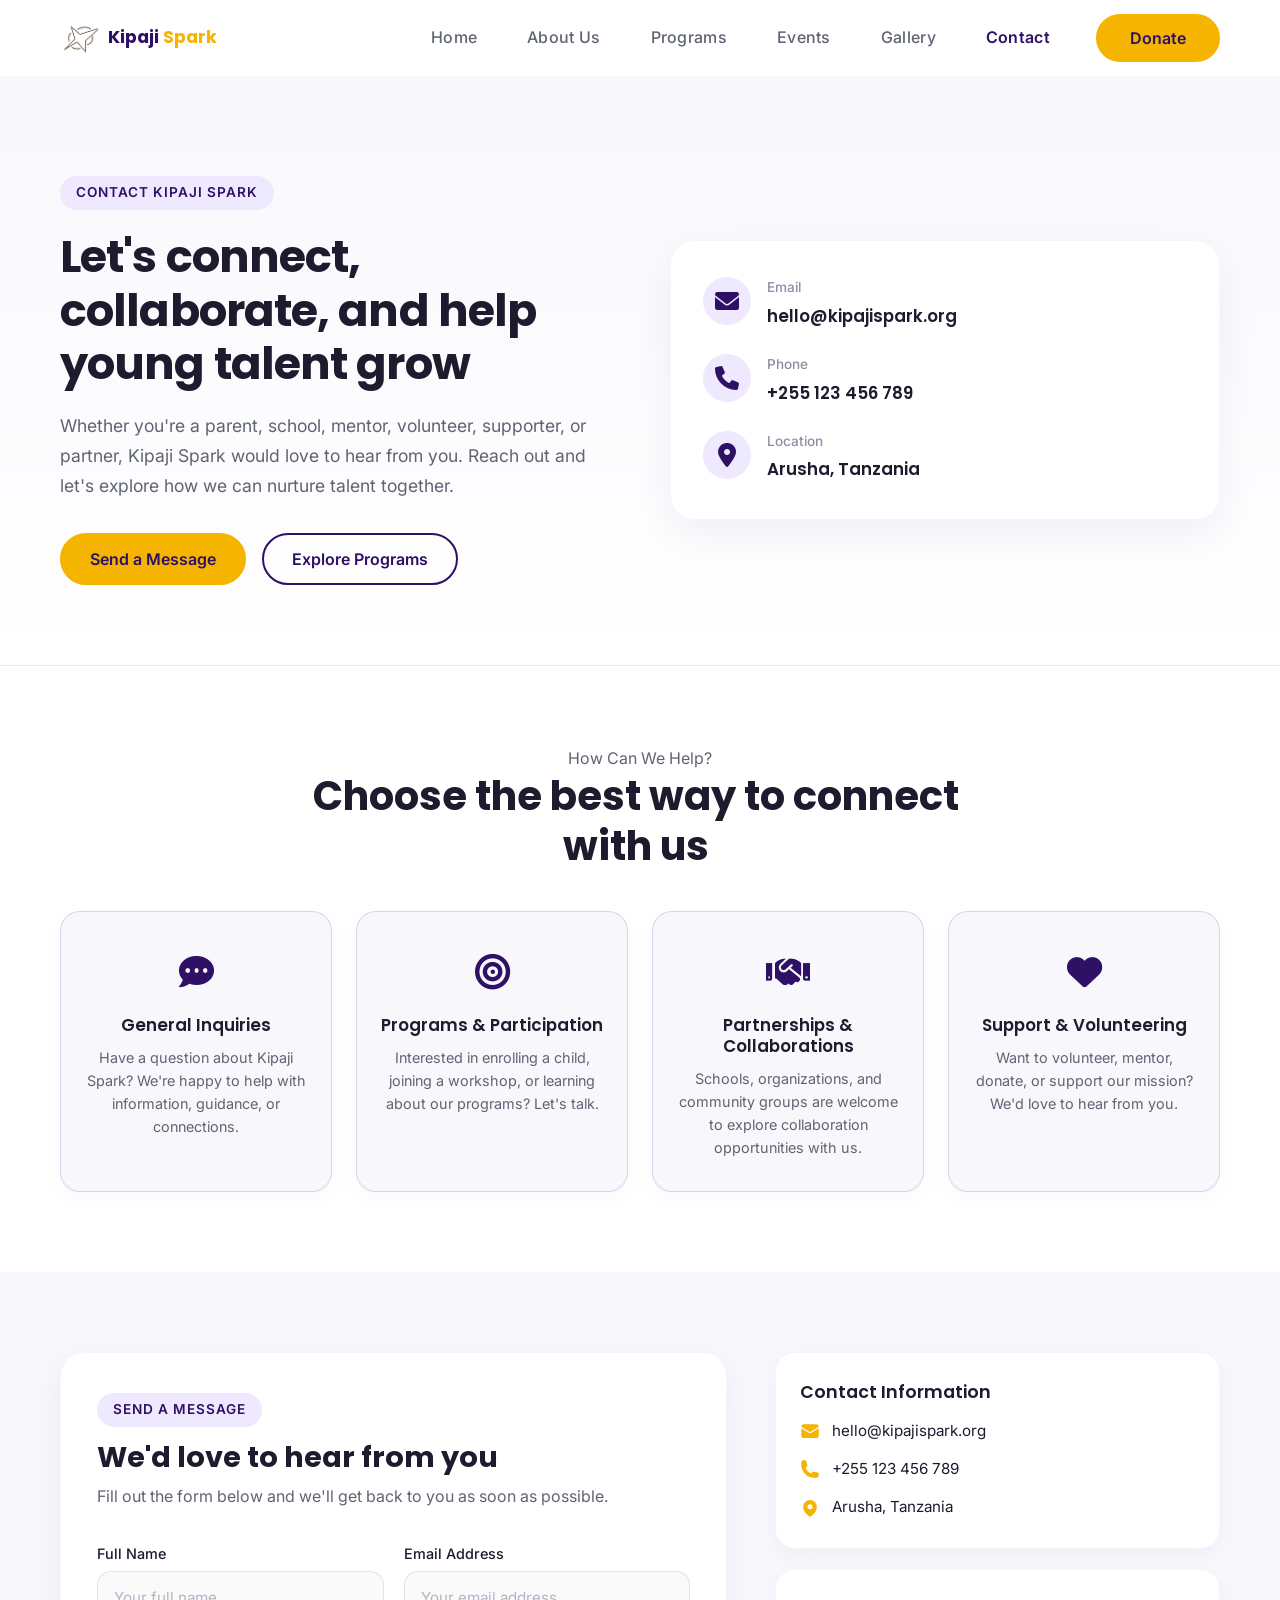
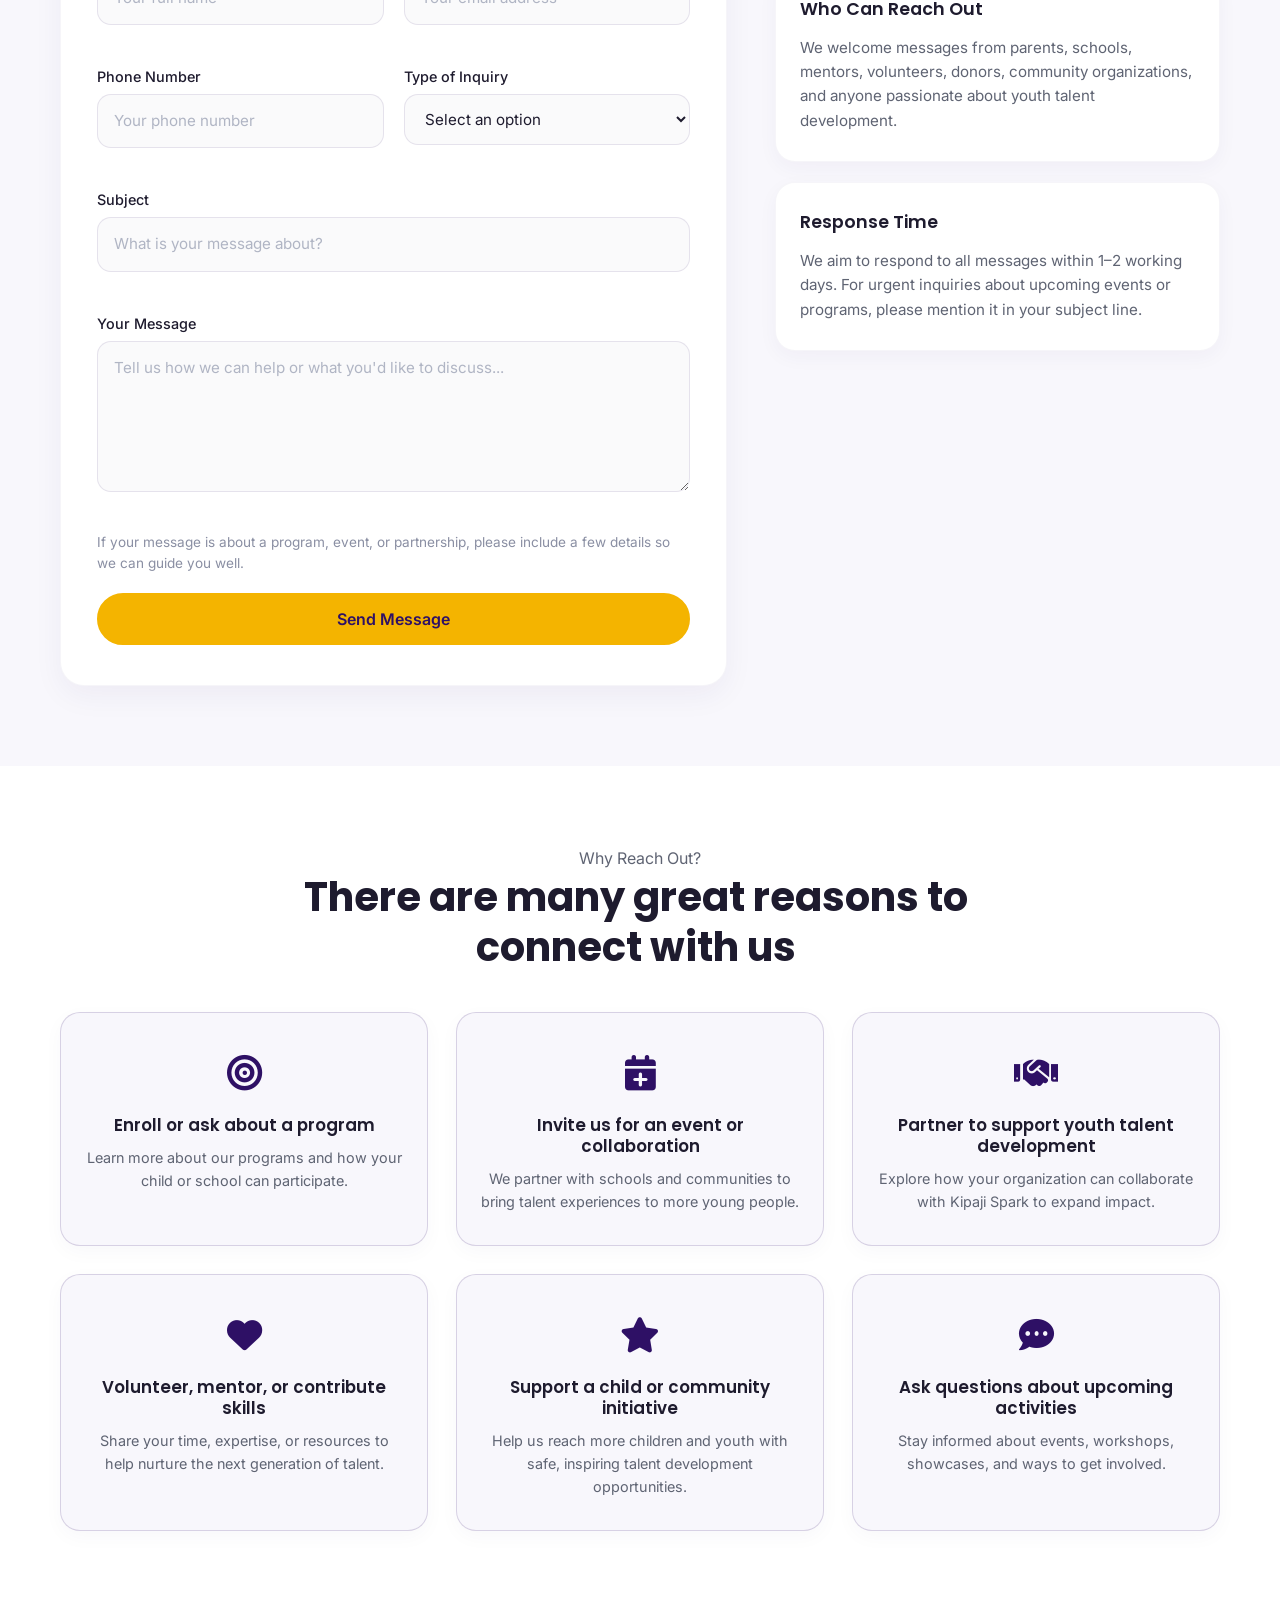
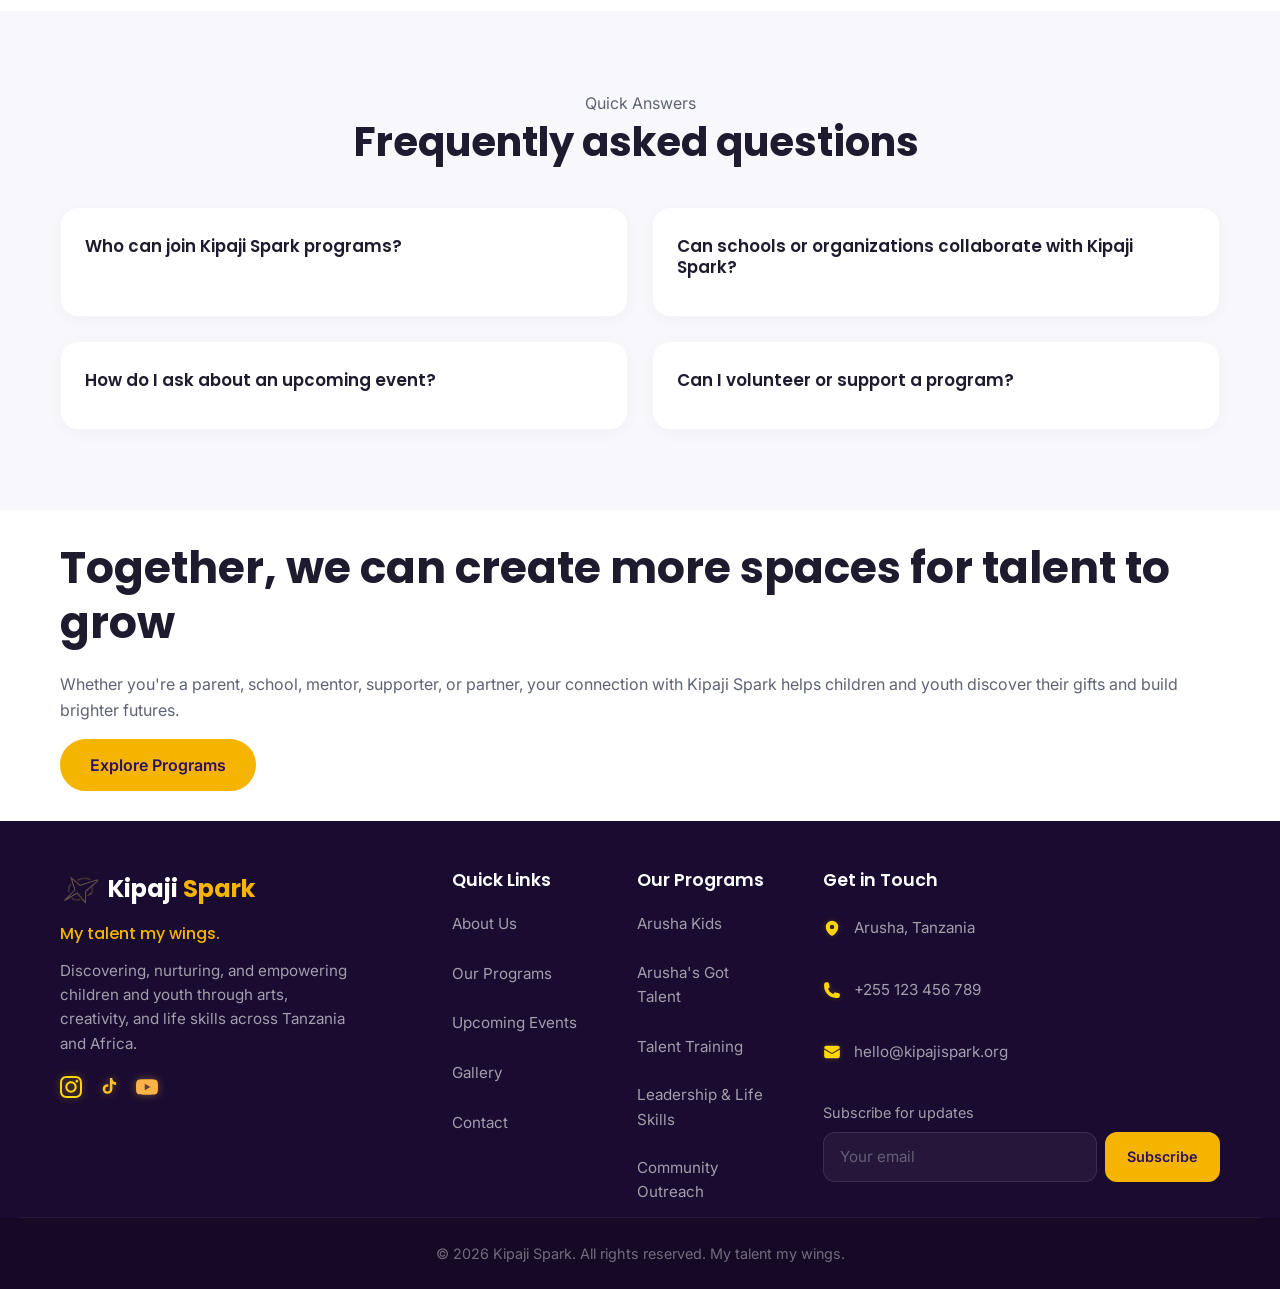
<file: contact.html>
<!DOCTYPE html>
<html lang="en">
<head>
    <meta charset="UTF-8" />
    <meta name="viewport" content="width=device-width, initial-scale=1.0" />
    <title>Contact — Kipaji Spark | Let's Connect & Collaborate</title>
    
    <!-- Google Fonts: Poppins & Inter -->
    <link rel="preconnect" href="https://fonts.googleapis.com" />
    <link rel="preconnect" href="https://fonts.gstatic.com" crossorigin />
    <link href="https://fonts.googleapis.com/css2?family=Inter:opsz,wght@14..32,400;14..32,500;14..32,600;14..32,700&family=Poppins:wght@400;500;600;700;800&display=swap" rel="stylesheet" />

    <!-- Main Global Styles -->
    <link rel="stylesheet" href="assets/css/style.css" />
    
    <!-- Page Specific Styles -->
    <link rel="stylesheet" href="assets/css/pages/contact.css" />
    
    <!-- Responsive Styles -->
    <link rel="stylesheet" href="assets/css/responsive.css" />

    <!-- Awesome Icons -->
    <link rel="stylesheet" href="https://cdnjs.cloudflare.com/ajax/libs/font-awesome/6.0.0/css/all.min.css" />
</head>
<body>

    <!-- ============================================ -->
    <!-- BACK TO TOP BUTTON                           -->
    <!-- ============================================ -->
    <button class="back-to-top" id="backToTop" aria-label="Scroll to top">
        <svg xmlns="http://www.w3.org/2000/svg" viewBox="0 0 24 24" fill="none" stroke="currentColor" stroke-width="2.5" stroke-linecap="round" stroke-linejoin="round">
            <path d="M12 19V5" />
            <path d="M5 12l7-7 7 7" />
        </svg>
    </button>

    <!-- ============================================ -->
    <!-- WHATSAPP FLOATING BUTTON                     -->
    <!-- ============================================ -->
    <a href="https://wa.me/255697091553?text=Hello%20Kipaji%20Spark%2C%20I%27d%20like%20to%20know%20more%20about%20your%20programs" 
    target="_blank" 
    rel="noopener noreferrer" 
    class="whatsapp-float" 
    id="whatsappFloat" 
    aria-label="Chat with us on WhatsApp">
        <svg xmlns="http://www.w3.org/2000/svg" viewBox="0 0 24 24" fill="currentColor">
            <path d="M17.472 14.382c-.297-.149-1.758-.867-2.03-.967-.273-.099-.471-.148-.67.15-.197.297-.767.966-.94 1.164-.173.199-.347.223-.644.075-.297-.15-1.255-.463-2.39-1.475-.883-.788-1.48-1.761-1.653-2.059-.173-.297-.018-.458.13-.606.134-.133.298-.347.446-.52.149-.174.198-.298.298-.497.099-.198.05-.371-.025-.52-.075-.149-.669-1.612-.916-2.207-.242-.579-.487-.5-.669-.51-.173-.008-.371-.01-.57-.01-.198 0-.52.074-.792.372-.272.297-1.04 1.016-1.04 2.479 0 1.462 1.065 2.875 1.213 3.074.149.198 2.096 3.2 5.077 4.487.709.306 1.262.489 1.694.625.712.227 1.36.195 1.871.118.571-.085 1.758-.719 2.006-1.413.248-.694.248-1.289.173-1.413-.074-.124-.272-.198-.57-.347m-5.421 7.403h-.004a9.87 9.87 0 01-5.031-1.378l-.361-.214-3.741.982.998-3.648-.235-.374a9.86 9.86 0 01-1.51-5.26c.001-5.45 4.436-9.884 9.888-9.884 2.64 0 5.122 1.03 6.988 2.898a9.825 9.825 0 012.893 6.994c-.003 5.45-4.437 9.884-9.885 9.884m8.413-18.297A11.815 11.815 0 0012.05 0C5.495 0 .16 5.335.157 11.892c0 2.096.547 4.142 1.588 5.945L.057 24l6.305-1.654a11.882 11.882 0 005.683 1.448h.005c6.554 0 11.89-5.335 11.893-11.893a11.821 11.821 0 00-3.48-8.413z"/>
        </svg>
    </a>

    <!-- ============================================ -->
    <!-- HEADER / NAVIGATION (Shared System)           -->
    <!-- ============================================ -->
    <header class="site-header" id="site-header">
        <div class="container header-container">
            <div class="logo-wrapper">
                <a href="index.html" class="logo-link">
                    <img src="assets/images/logo/logo.webp" alt="KIPAJI SPARK Logo" class="logo-icon">
                    <span class="logo-text">Kipaji <span class="logo-highlight">Spark</span></span>
                </a>
            </div>

            <nav class="main-nav" id="main-nav" aria-label="Main Navigation">
                <button class="nav-close-btn" id="navCloseBtn" aria-label="Close navigation menu">
                    <svg xmlns="http://www.w3.org/2000/svg" viewBox="0 0 24 24" fill="none" stroke="currentColor" stroke-width="2.5" stroke-linecap="round" stroke-linejoin="round">
                        <path d="M18 6L6 18" />
                        <path d="M6 6l12 12" />
                    </svg>
                </button>

                <div class="nav-content">
                    <ul class="nav-list">
                        <li class="nav-item"><a href="index.html" class="nav-link">Home</a></li>
                        <li class="nav-item"><a href="about.html" class="nav-link">About Us</a></li>
                        <li class="nav-item"><a href="programs.html" class="nav-link">Programs</a></li>
                        <li class="nav-item"><a href="events.html" class="nav-link">Events</a></li>
                        <li class="nav-item"><a href="gallery.html" class="nav-link">Gallery</a></li>
                        <li class="nav-item"><a href="contact.html" class="nav-link active">Contact</a></li>
                    </ul>
                    <div class="nav-actions">
                        <a href="donate.html" class="btn btn-primary btn-donate">Donate</a>
                    </div>
                </div>

                <div class="nav-social-footer">
                    <span class="social-label">Follow Us</span>
                    <div class="nav-social-icons">
                        <a href="https://www.instagram.com/kipajispark_tz?igsh=MXZ3b2w2d3JpbGo3bg==" target="_blank" rel="noopener noreferrer" aria-label="Follow KIPAJI SPARK on Instagram" class="social-link">
                        <svg xmlns="http://www.w3.org/2000/svg" viewBox="0 0 24 24" fill="currentColor" class="social-icon"><path d="M12 2.163c3.204 0 3.584.012 4.85.07 3.252.148 4.771 1.691 4.919 4.919.058 1.265.069 1.645.069 4.849 0 3.205-.012 3.584-.069 4.849-.149 3.225-1.664 4.771-4.919 4.919-1.266.058-1.644.07-4.85.07-3.204 0-3.584-.012-4.849-.07-3.26-.149-4.771-1.699-4.919-4.92-.058-1.265-.07-1.644-.07-4.849 0-3.204.013-3.583.07-4.849.149-3.227 1.664-4.771 4.919-4.919 1.266-.057 1.645-.069 4.849-.069zm0-2.163c-3.259 0-3.667.014-4.947.072-4.358.2-6.78 2.618-6.98 6.98-.059 1.281-.073 1.689-.073 4.948 0 3.259.014 3.668.072 4.948.2 4.358 2.618 6.78 6.98 6.98 1.281.058 1.689.072 4.948.072 3.259 0 3.668-.014 4.948-.072 4.354-.2 6.782-2.618 6.979-6.98.059-1.28.073-1.689.073-4.948 0-3.259-.014-3.667-.072-4.947-.196-4.354-2.617-6.78-6.979-6.98-1.281-.059-1.69-.073-4.949-.073zm0 5.838c-3.403 0-6.162 2.759-6.162 6.162s2.759 6.163 6.162 6.163 6.162-2.759 6.162-6.163c0-3.403-2.759-6.162-6.162-6.162zm0 10.162c-2.209 0-4-1.79-4-4 0-2.209 1.791-4 4-4s4 1.791 4 4c0 2.21-1.791 4-4 4zm6.406-11.845c-.796 0-1.441.645-1.441 1.44s.645 1.44 1.441 1.44c.795 0 1.439-.645 1.439-1.44s-.644-1.44-1.439-1.44z"/></svg>
                    </a>
                    <a href="https://www.tiktok.com/@kipajispark_tz?_r=1&_t=ZS-97y5X1iWm84" target="_blank" rel="noopener noreferrer" aria-label="Follow KIPAJI SPARK on TikTok" class="social-link">
                        <svg xmlns="http://www.w3.org/2000/svg" viewBox="0 0 24 24" fill="currentColor" class="social-icon">
                            <path d="M19.589 6.686a4.093 4.093 0 0 1-3.98-4.436h-2.643v12.077a2.56 2.56 0 0 1-2.557 2.56 2.56 2.56 0 0 1-2.557-2.56 2.56 2.56 0 0 1 2.557-2.56c.272 0 .529.045.775.126V8.947a5.31 5.31 0 0 0-.775-.073 5.31 5.31 0 0 0-5.31 5.31 5.31 5.31 0 0 0 5.31 5.31 5.31 5.31 0 0 0 5.31-5.31V8.547a6.904 6.904 0 0 0 4.03 1.303V6.686c-.011 0-.022 0-.033 0z"/>
                        </svg>
                    </a>
                    <a href="https://youtube.com/@kipajispark?si=dhooBKffoszc910C" target="_blank" rel="noopener noreferrer" aria-label="Subscribe to KIPAJI SPARK on YouTube" class="social-link">
                        <svg xmlns="http://www.w3.org/2000/svg" viewBox="0 0 24 24" fill="currentColor" class="social-icon"><path d="M23.498 6.186a3.016 3.016 0 0 0-2.122-2.136C19.505 3.545 12 3.545 12 3.545s-7.505 0-9.377.505A3.017 3.017 0 0 0 .502 6.186C0 8.07 0 12 0 12s0 3.93.502 5.814a3.016 3.016 0 0 0 2.122 2.136c1.871.505 9.376.505 9.376.505s7.505 0 9.377-.505a3.015 3.015 0 0 0 2.122-2.136C24 15.93 24 12 24 12s0-3.93-.502-5.814zM9.545 15.568V8.432L15.818 12l-6.273 3.568z"/></svg>
                    </a>
                    </div>
                </div>
            </nav>

            <button class="hamburger-menu" id="hamburger-menu" aria-label="Toggle navigation menu" aria-expanded="false">
                <span></span>
                <span></span>
                <span></span>
            </button>
        </div>
    </header>

    <div class="nav-overlay" id="nav-overlay" aria-hidden="true"></div>

    <main class="contact-page">
        <!-- ============================================ -->
        <!-- 1) CONTACT PAGE HERO SECTION                  -->
        <!-- ============================================ -->
        <section class="page-hero contact-hero">
            <div class="container">
                <div class="contact-hero-grid">
                    <div class="contact-hero-content reveal fade-up">
                        <span class="section-eyebrow">Contact Kipaji Spark</span>
                        <h1 class="section-title">Let's connect, collaborate, and help young talent grow</h1>
                        <p class="section-desc">
                            Whether you're a parent, school, mentor, volunteer, supporter, or partner, Kipaji Spark would love 
                            to hear from you. Reach out and let's explore how we can nurture talent together.
                        </p>
                        <div class="hero-actions">
                            <a href="#contact-form" class="btn btn-primary btn-large">Send a Message</a>
                            <a href="programs.html" class="btn btn-outline btn-large">Explore Programs</a>
                        </div>
                    </div>
                    <div class="contact-hero-info reveal fade-up">
                        <div class="hero-contact-card">
                            <div class="hero-contact-item">
                                <span class="hero-contact-icon"><i class="fas fa-envelope"></i></span>
                                <div>
                                    <p class="hero-contact-label">Email</p>
                                    <p class="hero-contact-value">hello@kipajispark.org</p>
                                </div>
                            </div>
                            <div class="hero-contact-item">
                                <span class="hero-contact-icon"><i class="fas fa-phone"></i></span>
                                <div>
                                    <p class="hero-contact-label">Phone</p>
                                    <p class="hero-contact-value">+255 123 456 789</p>
                                </div>
                            </div>
                            <div class="hero-contact-item">
                                <span class="hero-contact-icon"><i class="fas fa-location-dot"></i></span>
                                <div>
                                    <p class="hero-contact-label">Location</p>
                                    <p class="hero-contact-value">Arusha, Tanzania</p>
                                </div>
                            </div>
                        </div>
                    </div>
                </div>
            </div>
        </section>

        <!-- ============================================ -->
        <!-- 2) CONTACT OPTIONS / OVERVIEW SECTION          -->
        <!-- ============================================ -->
        <section class="contact-options-section section">
            <div class="container">
                <div class="section-header centered reveal fade-up">
                    <span class="section-eyebrow">How Can We Help?</span>
                    <h2 class="section-title">Choose the best way to connect with us</h2>
                </div>
                <div class="contact-options-grid">
                    <div class="contact-option-card reveal fade-up">
                        <div class="option-icon"><i class="fas fa-comment-dots"></i></div>
                        <h4>General Inquiries</h4>
                        <p>Have a question about Kipaji Spark? We're happy to help with information, guidance, or connections.</p>
                    </div>
                    <div class="contact-option-card reveal fade-up">
                        <div class="option-icon"><i class="fas fa-bullseye"></i></div>
                        <h4>Programs &amp; Participation</h4>
                        <p>Interested in enrolling a child, joining a workshop, or learning about our programs? Let's talk.</p>
                    </div>
                    <div class="contact-option-card reveal fade-up">
                        <div class="option-icon"><i class="fas fa-handshake"></i></div>
                        <h4>Partnerships &amp; Collaborations</h4>
                        <p>Schools, organizations, and community groups are welcome to explore collaboration opportunities with us.</p>
                    </div>
                    <div class="contact-option-card reveal fade-up">
                        <div class="option-icon"><i class="fas fa-heart"></i></div>
                        <h4>Support &amp; Volunteering</h4>
                        <p>Want to volunteer, mentor, donate, or support our mission? We'd love to hear from you.</p>
                    </div>
                </div>
            </div>
        </section>

        <!-- ============================================ -->
        <!-- 3) MAIN CONTACT SECTION — FORM + DETAILS       -->
        <!-- ============================================ -->
        <section class="contact-main-section section bg-light" id="contact-form">
            <div class="container">
                <div class="contact-main-grid">
                    <!-- Contact Form -->
                    <div class="contact-form-wrapper reveal fade-left">
                        <div class="section-header">
                            <span class="section-eyebrow">Send a Message</span>
                            <h2 class="section-title">We'd love to hear from you</h2>
                            <p class="section-subtitle">Fill out the form below and we'll get back to you as soon as possible.</p>
                        </div>
                        <form class="contact-form" id="contactForm" action="https://formspree.io/f/YOUR_FORM_ID" method="POST">
                            <div class="form-row">
                                <div class="form-group">
                                    <label for="full-name">Full Name</label>
                                    <input type="text" id="full-name" name="full-name" placeholder="Your full name" required />
                                </div>
                                <div class="form-group">
                                    <label for="email">Email Address</label>
                                    <input type="email" id="email" name="email" placeholder="Your email address" required />
                                </div>
                            </div>
                            <div class="form-row">
                                <div class="form-group">
                                    <label for="phone">Phone Number</label>
                                    <input type="tel" id="phone" name="phone" placeholder="Your phone number" required />
                                </div>
                                <div class="form-group">
                                    <label for="inquiry-type">Type of Inquiry</label>
                                    <select id="inquiry-type" name="inquiry-type">
                                        <option value="">Select an option</option>
                                        <option value="general">General Inquiry</option>
                                        <option value="programs">Programs</option>
                                        <option value="events">Events</option>
                                        <option value="mentorship">Mentorship</option>
                                        <option value="partnership">Partnership</option>
                                        <option value="volunteering">Volunteering</option>
                                        <option value="support">Support / Donation</option>
                                        <option value="other">Other</option>
                                    </select>
                                </div>
                            </div>
                            <div class="form-group">
                                <label for="subject">Subject</label>
                                <input type="text" id="subject" name="subject" placeholder="What is your message about?" required />
                            </div>
                            <div class="form-group">
                                <label for="message">Your Message</label>
                                <textarea id="message" name="message" rows="5" placeholder="Tell us how we can help or what you'd like to discuss..." required></textarea>
                            </div>
                            <p class="form-note">If your message is about a program, event, or partnership, please include a few details so we can guide you well.</p>
    
                            <!-- Status message container for Formspree responses -->
                            <div class="contact-form-status"></div>
    
                            <button type="submit" class="btn btn-primary btn-large btn-block">Send Message</button>
                        </form>
                    </div>

                    <!-- Contact Details / Info Panel -->
                    <div class="contact-info-panel reveal fade-right">
                        <div class="info-panel-card">
                            <h3 class="info-panel-title">Contact Information</h3>
                            <ul class="info-panel-list">
                                <li>
                                    <svg xmlns="http://www.w3.org/2000/svg" viewBox="0 0 24 24" fill="currentColor" class="info-icon"><path d="M1.5 8.67v8.58a3 3 0 0 0 3 3h15a3 3 0 0 0 3-3V8.67l-8.928 5.493a3 3 0 0 1-3.144 0L1.5 8.67Z" /><path d="M22.5 6.908V6.75a3 3 0 0 0-3-3h-15a3 3 0 0 0-3 3v.158l9.714 5.978a1.5 1.5 0 0 0 1.572 0L22.5 6.908Z" /></svg>
                                    <span>hello@kipajispark.org</span>
                                </li>
                                <li>
                                    <svg xmlns="http://www.w3.org/2000/svg" viewBox="0 0 24 24" fill="currentColor" class="info-icon"><path fill-rule="evenodd" d="M1.5 4.5a3 3 0 0 1 3-3h1.372c.86 0 1.61.586 1.819 1.42l1.105 4.423a1.875 1.875 0 0 1-.694 1.955l-1.293.97c-.135.101-.164.249-.126.352a11.285 11.285 0 0 0 6.697 6.697c.103.038.25.009.352-.126l.97-1.293a1.875 1.875 0 0 1 1.955-.694l4.423 1.105c.834.209 1.42.959 1.42 1.82V19.5a3 3 0 0 1-3 3h-2.25C8.552 22.5 1.5 15.448 1.5 6.75V4.5Z" clip-rule="evenodd" /></svg>
                                    <span>+255 123 456 789</span>
                                </li>
                                <li>
                                    <svg xmlns="http://www.w3.org/2000/svg" viewBox="0 0 24 24" fill="currentColor" class="info-icon"><path fill-rule="evenodd" d="m11.54 22.351.07.04.028.016a.76.76 0 0 0 .723 0l.028-.015.071-.041a16.975 16.975 0 0 0 1.144-.742 19.58 19.58 0 0 0 2.683-2.282c1.944-1.99 3.963-4.98 3.963-8.827a8.25 8.25 0 0 0-16.5 0c0 3.846 2.02 6.837 3.963 8.827a19.58 19.58 0 0 0 2.682 2.282 16.975 16.975 0 0 0 1.145.742ZM12 13.5a3 3 0 1 0 0-6 3 3 0 0 0 0 6Z" clip-rule="evenodd" /></svg>
                                    <span>Arusha, Tanzania</span>
                                </li>
                            </ul>
                        </div>

                        <div class="info-panel-card">
                            <h3 class="info-panel-title">Who Can Reach Out</h3>
                            <p class="info-panel-text">We welcome messages from parents, schools, mentors, volunteers, donors, community organizations, and anyone passionate about youth talent development.</p>
                        </div>

                        <div class="info-panel-card">
                            <h3 class="info-panel-title">Response Time</h3>
                            <p class="info-panel-text">We aim to respond to all messages within 1–2 working days. For urgent inquiries about upcoming events or programs, please mention it in your subject line.</p>
                        </div>
                    </div>
                </div>
            </div>
        </section>

        <!-- ============================================ -->
        <!-- 4) REASONS TO REACH OUT / INQUIRY CATEGORIES   -->
        <!-- ============================================ -->
        <section class="inquiry-reasons-section section">
            <div class="container">
                <div class="section-header centered reveal fade-up">
                    <span class="section-eyebrow">Why Reach Out?</span>
                    <h2 class="section-title">There are many great reasons to connect with us</h2>
                </div>
                <div class="inquiry-reasons-grid">
                    <div class="inquiry-reason-card reveal fade-up">
                        <div class="reason-icon"><i class="fas fa-bullseye"></i></div>
                        <h4>Enroll or ask about a program</h4>
                        <p>Learn more about our programs and how your child or school can participate.</p>
                    </div>
                    <div class="inquiry-reason-card reveal fade-up">
                        <div class="reason-icon"><i class="fas fa-calendar-plus"></i></div>
                        <h4>Invite us for an event or collaboration</h4>
                        <p>We partner with schools and communities to bring talent experiences to more young people.</p>
                    </div>
                    <div class="inquiry-reason-card reveal fade-up">
                        <div class="reason-icon"><i class="fas fa-handshake"></i></div>
                        <h4>Partner to support youth talent development</h4>
                        <p>Explore how your organization can collaborate with Kipaji Spark to expand impact.</p>
                    </div>
                    <div class="inquiry-reason-card reveal fade-up">
                        <div class="reason-icon"><i class="fas fa-heart"></i></div>
                        <h4>Volunteer, mentor, or contribute skills</h4>
                        <p>Share your time, expertise, or resources to help nurture the next generation of talent.</p>
                    </div>
                    <div class="inquiry-reason-card reveal fade-up">
                        <div class="reason-icon"><i class="fas fa-star"></i></div>
                        <h4>Support a child or community initiative</h4>
                        <p>Help us reach more children and youth with safe, inspiring talent development opportunities.</p>
                    </div>
                    <div class="inquiry-reason-card reveal fade-up">
                        <div class="reason-icon"><i class="fas fa-comment-dots"></i></div>
                        <h4>Ask questions about upcoming activities</h4>
                        <p>Stay informed about events, workshops, showcases, and ways to get involved.</p>
                    </div>
                </div>
            </div>
        </section>

        <!-- ============================================ -->
        <!-- 5) OPTIONAL FAQ / SUPPORT GUIDANCE SECTION     -->
        <!-- ============================================ -->
        <section class="contact-faq-section section bg-light">
            <div class="container">
                <div class="section-header centered reveal fade-up">
                    <span class="section-eyebrow">Quick Answers</span>
                    <h2 class="section-title">Frequently asked questions</h2>
                </div>
                <div class="contact-faq-grid">
                    <div class="faq-item reveal fade-up">
                        <h4 class="faq-question">Who can join Kipaji Spark programs?</h4>
                        <p class="faq-answer">Our programs are designed for children and youth of various ages. Contact us to learn which program best fits your child or group.</p>
                    </div>
                    <div class="faq-item reveal fade-up">
                        <h4 class="faq-question">Can schools or organizations collaborate with Kipaji Spark?</h4>
                        <p class="faq-answer">Absolutely. We actively partner with schools, community organizations, and other groups to expand access to talent development opportunities.</p>
                    </div>
                    <div class="faq-item reveal fade-up">
                        <h4 class="faq-question">How do I ask about an upcoming event?</h4>
                        <p class="faq-answer">Use our contact form or email us directly. Select "Events" as your inquiry type and we'll get back to you with details.</p>
                    </div>
                    <div class="faq-item reveal fade-up">
                        <h4 class="faq-question">Can I volunteer or support a program?</h4>
                        <p class="faq-answer">Yes! We welcome volunteers, mentors, and supporters. Reach out through the form or email to start the conversation.</p>
                    </div>
                </div>
            </div>
        </section>

        <!-- ============================================ -->
        <!-- 6) CTA BANNER SECTION (Shared System)         -->
        <!-- ============================================ -->
        <section class="cta-banner-section">
            <div class="container cta-banner-container reveal fade-up">
                <div class="cta-banner-content">
                    <h2 class="cta-banner-title">Together, we can create more spaces for talent to grow</h2>
                    <p class="cta-banner-desc">
                        Whether you're a parent, school, mentor, supporter, or partner, your connection with Kipaji Spark 
                        helps children and youth discover their gifts and build brighter futures.
                    </p>
                    <div class="cta-banner-actions">
                        <a href="programs.html" class="btn btn-primary btn-large">Explore Programs</a>
                        <a href="donate.html" class="btn btn-outline-light btn-large">Support Kipaji Spark</a>
                    </div>
                </div>
            </div>
        </section>
    </main>

    <!-- ============================================ -->
    <!-- FOOTER (Shared System, identical to Home)     -->
    <!-- ============================================ -->
    <footer class="site-footer">
        <div class="container footer-container">
            <div class="footer-column footer-brand">
                <div class="footer-logo">
                    <img src="assets/images/logo/logo.webp" alt="KIPAJI SPARK Logo" class="logo-icon">
                    <span class="logo-text">Kipaji <span class="logo-highlight">Spark</span></span>
                </div>
                <p class="footer-tagline">My talent my wings.</p>
                <p class="footer-desc">Discovering, nurturing, and empowering children and youth through arts, creativity, and life skills across Tanzania and Africa.</p>
                <div class="footer-socials">
                    <a href="https://www.instagram.com/kipajispark_tz?igsh=MXZ3b2w2d3JpbGo3bg==" target="_blank" rel="noopener noreferrer" aria-label="Follow KIPAJI SPARK on Instagram" class="social-link">
                        <svg xmlns="http://www.w3.org/2000/svg" viewBox="0 0 24 24" fill="currentColor" class="social-icon"><path d="M12 2.163c3.204 0 3.584.012 4.85.07 3.252.148 4.771 1.691 4.919 4.919.058 1.265.069 1.645.069 4.849 0 3.205-.012 3.584-.069 4.849-.149 3.225-1.664 4.771-4.919 4.919-1.266.058-1.644.07-4.85.07-3.204 0-3.584-.012-4.849-.07-3.26-.149-4.771-1.699-4.919-4.92-.058-1.265-.07-1.644-.07-4.849 0-3.204.013-3.583.07-4.849.149-3.227 1.664-4.771 4.919-4.919 1.266-.057 1.645-.069 4.849-.069zm0-2.163c-3.259 0-3.667.014-4.947.072-4.358.2-6.78 2.618-6.98 6.98-.059 1.281-.073 1.689-.073 4.948 0 3.259.014 3.668.072 4.948.2 4.358 2.618 6.78 6.98 6.98 1.281.058 1.689.072 4.948.072 3.259 0 3.668-.014 4.948-.072 4.354-.2 6.782-2.618 6.979-6.98.059-1.28.073-1.689.073-4.948 0-3.259-.014-3.667-.072-4.947-.196-4.354-2.617-6.78-6.979-6.98-1.281-.059-1.69-.073-4.949-.073zm0 5.838c-3.403 0-6.162 2.759-6.162 6.162s2.759 6.163 6.162 6.163 6.162-2.759 6.162-6.163c0-3.403-2.759-6.162-6.162-6.162zm0 10.162c-2.209 0-4-1.79-4-4 0-2.209 1.791-4 4-4s4 1.791 4 4c0 2.21-1.791 4-4 4zm6.406-11.845c-.796 0-1.441.645-1.441 1.44s.645 1.44 1.441 1.44c.795 0 1.439-.645 1.439-1.44s-.644-1.44-1.439-1.44z"/></svg>
                    </a>
                    <a href="https://www.tiktok.com/@kipajispark_tz?_r=1&_t=ZS-97y5X1iWm84" target="_blank" rel="noopener noreferrer" aria-label="Follow KIPAJI SPARK on TikTok" class="social-link">
                        <svg xmlns="http://www.w3.org/2000/svg" viewBox="0 0 24 24" fill="currentColor" class="social-icon">
                            <path d="M19.589 6.686a4.093 4.093 0 0 1-3.98-4.436h-2.643v12.077a2.56 2.56 0 0 1-2.557 2.56 2.56 2.56 0 0 1-2.557-2.56 2.56 2.56 0 0 1 2.557-2.56c.272 0 .529.045.775.126V8.947a5.31 5.31 0 0 0-.775-.073 5.31 5.31 0 0 0-5.31 5.31 5.31 5.31 0 0 0 5.31 5.31 5.31 5.31 0 0 0 5.31-5.31V8.547a6.904 6.904 0 0 0 4.03 1.303V6.686c-.011 0-.022 0-.033 0z"/>
                        </svg>
                    </a>
                    <a href="https://youtube.com/@kipajispark?si=dhooBKffoszc910C" target="_blank" rel="noopener noreferrer" aria-label="Subscribe to KIPAJI SPARK on YouTube" class="social-link">
                        <svg xmlns="http://www.w3.org/2000/svg" viewBox="0 0 24 24" fill="currentColor" class="social-icon"><path d="M23.498 6.186a3.016 3.016 0 0 0-2.122-2.136C19.505 3.545 12 3.545 12 3.545s-7.505 0-9.377.505A3.017 3.017 0 0 0 .502 6.186C0 8.07 0 12 0 12s0 3.93.502 5.814a3.016 3.016 0 0 0 2.122 2.136c1.871.505 9.376.505 9.376.505s7.505 0 9.377-.505a3.015 3.015 0 0 0 2.122-2.136C24 15.93 24 12 24 12s0-3.93-.502-5.814zM9.545 15.568V8.432L15.818 12l-6.273 3.568z"/></svg>
                    </a>
                </div>
            </div>

            <div class="footer-column">
                <h4 class="footer-heading">Quick Links</h4>
                <ul class="footer-links">
                    <li><a href="about.html">About Us</a></li>
                    <li><a href="programs.html">Our Programs</a></li>
                    <li><a href="events.html">Upcoming Events</a></li>
                    <li><a href="gallery.html">Gallery</a></li>
                    <li><a href="contact.html">Contact</a></li>
                </ul>
            </div>

            <div class="footer-column">
                <h4 class="footer-heading">Our Programs</h4>
                <ul class="footer-links">
                    <li><a href="programs.html">Arusha Kids</a></li>
                    <li><a href="programs.html">Arusha's Got Talent</a></li>
                    <li><a href="programs.html">Talent Training</a></li>
                    <li><a href="programs.html">Leadership &amp; Life Skills</a></li>
                    <li><a href="programs.html">Community Outreach</a></li>
                </ul>
            </div>

            <div class="footer-column">
                <h4 class="footer-heading">Get in Touch</h4>
                <ul class="footer-contact">
                    <li>
                        <svg xmlns="http://www.w3.org/2000/svg" viewBox="0 0 24 24" fill="currentColor" class="contact-icon"><path fill-rule="evenodd" d="m11.54 22.351.07.04.028.016a.76.76 0 0 0 .723 0l.028-.015.071-.041a16.975 16.975 0 0 0 1.144-.742 19.58 19.58 0 0 0 2.683-2.282c1.944-1.99 3.963-4.98 3.963-8.827a8.25 8.25 0 0 0-16.5 0c0 3.846 2.02 6.837 3.963 8.827a19.58 19.58 0 0 0 2.682 2.282 16.975 16.975 0 0 0 1.145.742ZM12 13.5a3 3 0 1 0 0-6 3 3 0 0 0 0 6Z" clip-rule="evenodd" /></svg>
                        <span>Arusha, Tanzania</span>
                    </li>
                    <li>
                        <svg xmlns="http://www.w3.org/2000/svg" viewBox="0 0 24 24" fill="currentColor" class="contact-icon"><path fill-rule="evenodd" d="M1.5 4.5a3 3 0 0 1 3-3h1.372c.86 0 1.61.586 1.819 1.42l1.105 4.423a1.875 1.875 0 0 1-.694 1.955l-1.293.97c-.135.101-.164.249-.126.352a11.285 11.285 0 0 0 6.697 6.697c.103.038.25.009.352-.126l.97-1.293a1.875 1.875 0 0 1 1.955-.694l4.423 1.105c.834.209 1.42.959 1.42 1.82V19.5a3 3 0 0 1-3 3h-2.25C8.552 22.5 1.5 15.448 1.5 6.75V4.5Z" clip-rule="evenodd" /></svg>
                        <span>+255 123 456 789</span>
                    </li>
                    <li>
                        <svg xmlns="http://www.w3.org/2000/svg" viewBox="0 0 24 24" fill="currentColor" class="contact-icon"><path d="M1.5 8.67v8.58a3 3 0 0 0 3 3h15a3 3 0 0 0 3-3V8.67l-8.928 5.493a3 3 0 0 1-3.144 0L1.5 8.67Z" /><path d="M22.5 6.908V6.75a3 3 0 0 0-3-3h-15a3 3 0 0 0-3 3v.158l9.714 5.978a1.5 1.5 0 0 0 1.572 0L22.5 6.908Z" /></svg>
                        <span>hello@kipajispark.org</span>
                    </li>
                </ul>
                <div class="footer-newsletter">
                    <label for="newsletter-email">Subscribe for updates</label>
                    <div class="newsletter-form">
                        <input type="email" id="newsletter-email" placeholder="Your email" />
                        <button type="submit" class="btn btn-primary">Subscribe</button>
                    </div>
                </div>
            </div>
        </div>
        <div class="footer-bottom">
            <div class="container">
                <p>&copy; 2026 Kipaji Spark. All rights reserved. My talent my wings.</p>
            </div>
        </div>
    </footer>

    <!-- ============================================ -->
    <!-- JAVASCRIPT                                    -->
    <!-- ============================================ -->
    <script src="assets/js/main.js"></script>
    <script src="assets/js/animations.js"></script>
    <script src="assets/js/pages/contact.js"></script>
</body>
</html>
</file>
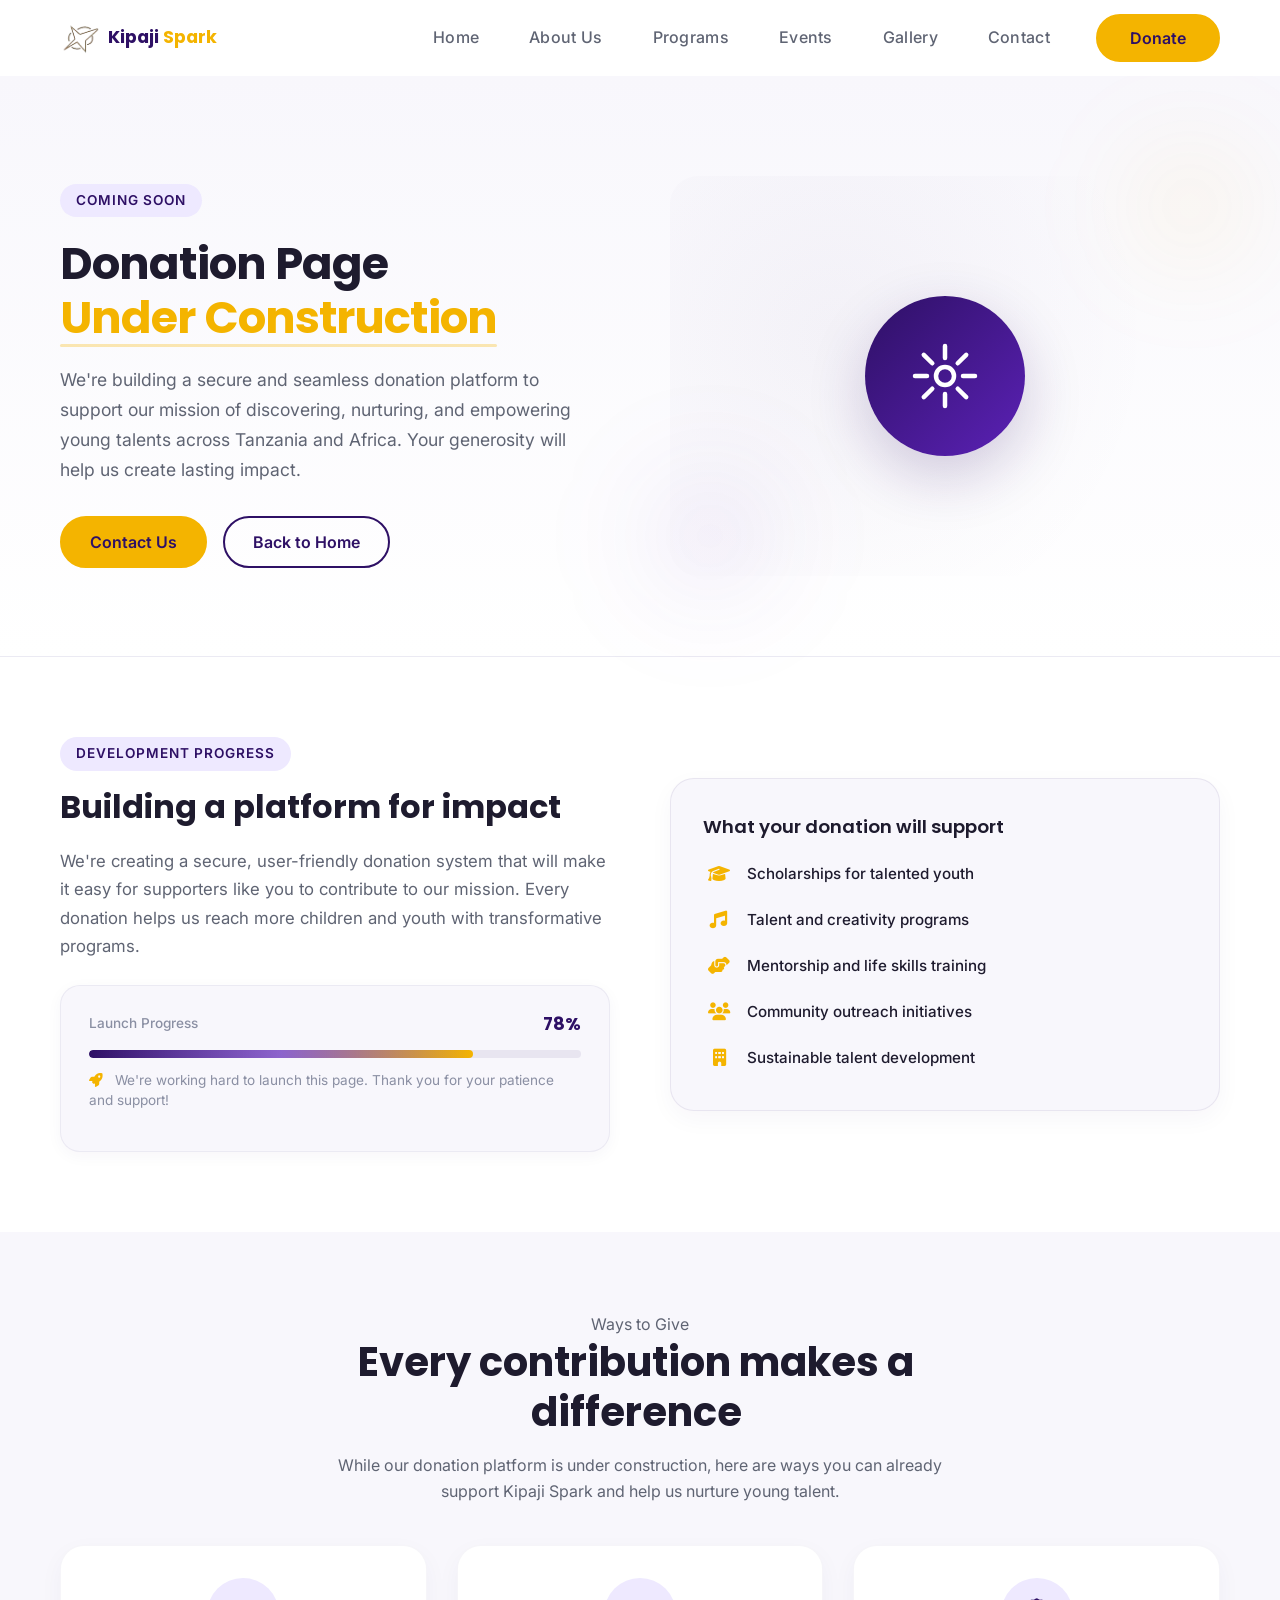
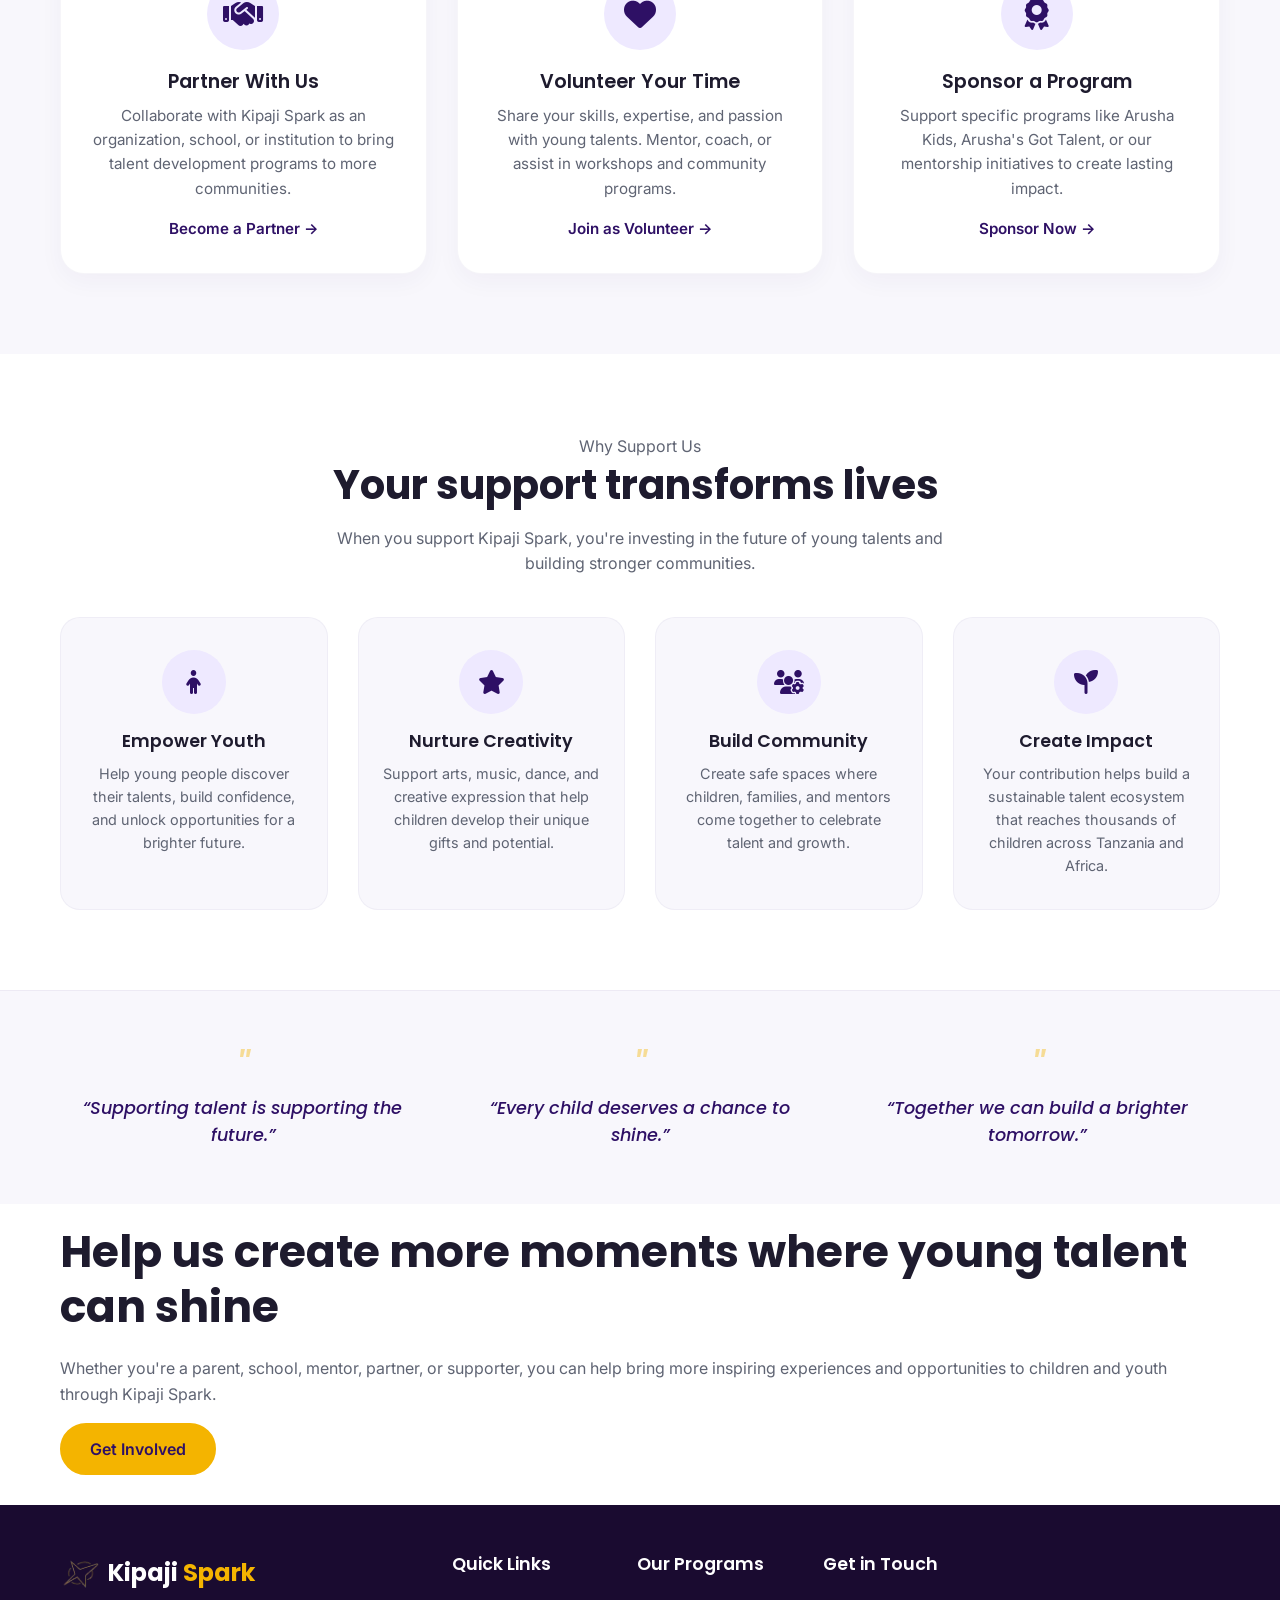
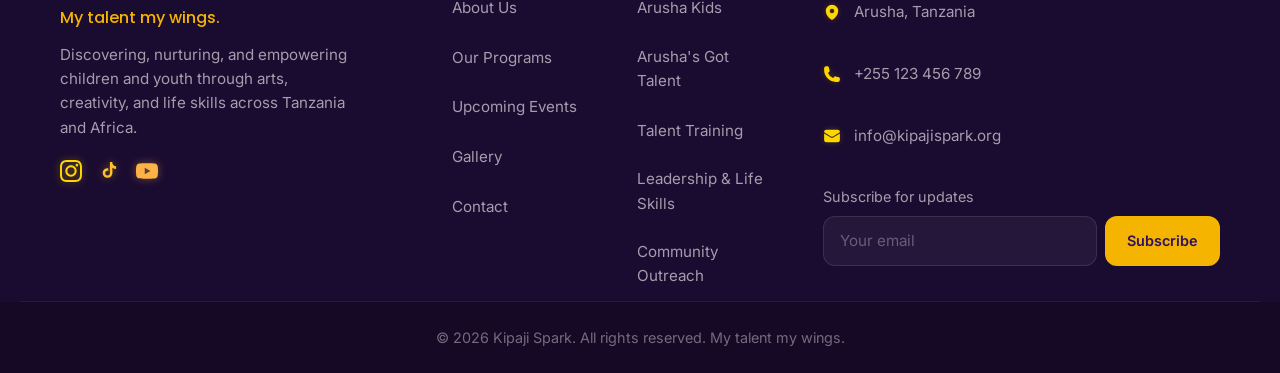
<file: donate.html>
<!DOCTYPE html>
<html lang="en">
<head>
    <meta charset="UTF-8" />
    <meta name="viewport" content="width=device-width, initial-scale=1.0" />
    <title>Donate — Kipaji Spark | Coming Soon</title>
    
    <!-- Google Fonts: Poppins & Inter -->
    <link rel="preconnect" href="https://fonts.googleapis.com" />
    <link rel="preconnect" href="https://fonts.gstatic.com" crossorigin />
    <link href="https://fonts.googleapis.com/css2?family=Inter:opsz,wght@14..32,400;14..32,500;14..32,600;14..32,700&family=Poppins:wght@400;500;600;700;800&display=swap" rel="stylesheet" />

    <!-- Main Global Styles -->
    <link rel="stylesheet" href="assets/css/style.css" />
    
    <!-- Page Specific Styles -->
    <link rel="stylesheet" href="assets/css/pages/donate.css" />
    
    <!-- Responsive Styles -->
    <link rel="stylesheet" href="assets/css/responsive.css" />

    <!-- Font Awesome -->
    <link rel="stylesheet" href="https://cdnjs.cloudflare.com/ajax/libs/font-awesome/6.4.0/css/all.min.css">
</head>
<body>

    <!-- ============================================ -->
    <!-- BACK TO TOP BUTTON                           -->
    <!-- ============================================ -->
    <button class="back-to-top" id="backToTop" aria-label="Scroll to top">
        <svg xmlns="http://www.w3.org/2000/svg" viewBox="0 0 24 24" fill="none" stroke="currentColor" stroke-width="2.5" stroke-linecap="round" stroke-linejoin="round">
            <path d="M12 19V5" />
            <path d="M5 12l7-7 7 7" />
        </svg>
    </button>

    <!-- ============================================ -->
    <!-- WHATSAPP FLOATING BUTTON                     -->
    <!-- ============================================ -->
    <a href="https://wa.me/255697091553?text=Hello%20Kipaji%20Spark%2C%20I'd%20like%20to%20know%20more%20about%20your%20programs" 
    target="_blank" 
    rel="noopener noreferrer" 
    class="whatsapp-float" 
    id="whatsappFloat" 
    aria-label="Chat with us on WhatsApp">
        <svg xmlns="http://www.w3.org/2000/svg" viewBox="0 0 24 24" fill="currentColor">
            <path d="M17.472 14.382c-.297-.149-1.758-.867-2.03-.967-.273-.099-.471-.148-.67.15-.197.297-.767.966-.94 1.164-.173.199-.347.223-.644.075-.297-.15-1.255-.463-2.39-1.475-.883-.788-1.48-1.761-1.653-2.059-.173-.297-.018-.458.13-.606.134-.133.298-.347.446-.52.149-.174.198-.298.298-.497.099-.198.05-.371-.025-.52-.075-.149-.669-1.612-.916-2.207-.242-.579-.487-.5-.669-.51-.173-.008-.371-.01-.57-.01-.198 0-.52.074-.792.372-.272.297-1.04 1.016-1.04 2.479 0 1.462 1.065 2.875 1.213 3.074.149.198 2.096 3.2 5.077 4.487.709.306 1.262.489 1.694.625.712.227 1.36.195 1.871.118.571-.085 1.758-.719 2.006-1.413.248-.694.248-1.289.173-1.413-.074-.124-.272-.198-.57-.347m-5.421 7.403h-.004a9.87 9.87 0 01-5.031-1.378l-.361-.214-3.741.982.998-3.648-.235-.374a9.86 9.86 0 01-1.51-5.26c.001-5.45 4.436-9.884 9.888-9.884 2.64 0 5.122 1.03 6.988 2.898a9.825 9.825 0 012.893 6.994c-.003 5.45-4.437 9.884-9.885 9.884m8.413-18.297A11.815 11.815 0 0012.05 0C5.495 0 .16 5.335.157 11.892c0 2.096.547 4.142 1.588 5.945L.057 24l6.305-1.654a11.882 11.882 0 005.683 1.448h.005c6.554 0 11.89-5.335 11.893-11.893a11.821 11.821 0 00-3.48-8.413z"/>
        </svg>
    </a>

    <!-- ============================================ -->
    <!-- HEADER / NAVIGATION (Shared System)           -->
    <!-- ============================================ -->
    <header class="site-header" id="site-header">
        <div class="container header-container">
            <div class="logo-wrapper">
                <a href="index.html" class="logo-link">
                    <img src="assets/images/logo/logo.webp" alt="KIPAJI SPARK Logo" class="logo-icon">
                    <span class="logo-text">Kipaji <span class="logo-highlight">Spark</span></span>
                </a>
            </div>

            <nav class="main-nav" id="main-nav" aria-label="Main Navigation">
                <button class="nav-close-btn" id="navCloseBtn" aria-label="Close navigation menu">
                    <svg xmlns="http://www.w3.org/2000/svg" viewBox="0 0 24 24" fill="none" stroke="currentColor" stroke-width="2.5" stroke-linecap="round" stroke-linejoin="round">
                        <path d="M18 6L6 18" />
                        <path d="M6 6l12 12" />
                    </svg>
                </button>

                <div class="nav-content">
                    <ul class="nav-list">
                        <li class="nav-item"><a href="index.html" class="nav-link">Home</a></li>
                        <li class="nav-item"><a href="about.html" class="nav-link">About Us</a></li>
                        <li class="nav-item"><a href="programs.html" class="nav-link">Programs</a></li>
                        <li class="nav-item"><a href="events.html" class="nav-link">Events</a></li>
                        <li class="nav-item"><a href="gallery.html" class="nav-link">Gallery</a></li>
                        <li class="nav-item"><a href="contact.html" class="nav-link">Contact</a></li>
                    </ul>
                    <div class="nav-actions">
                        <a href="donate.html" class="btn btn-primary btn-donate active">Donate</a>
                    </div>
                </div>

                <div class="nav-social-footer">
                    <span class="social-label">Follow Us</span>
                    <div class="nav-social-icons">
                        <a href="https://www.instagram.com/kipajispark_tz?igsh=MXZ3b2w2d3JpbGo3bg==" target="_blank" rel="noopener noreferrer" aria-label="Follow on Instagram" class="social-link">
                            <svg xmlns="http://www.w3.org/2000/svg" viewBox="0 0 24 24" fill="currentColor">
                                <path d="M12 2.163c3.204 0 3.584.012 4.85.07 3.252.148 4.771 1.691 4.919 4.919.058 1.265.069 1.645.069 4.849 0 3.205-.012 3.584-.069 4.849-.149 3.225-1.664 4.771-4.919 4.919-1.266.058-1.644.07-4.85.07-3.204 0-3.584-.012-4.849-.07-3.26-.149-4.771-1.699-4.919-4.92-.058-1.265-.07-1.644-.07-4.849 0-3.204.013-3.583.07-4.849.149-3.227 1.664-4.771 4.919-4.919 1.266-.057 1.645-.069 4.849-.069zm0-2.163c-3.259 0-3.667.014-4.947.072-4.358.2-6.78 2.618-6.98 6.98-.059 1.281-.073 1.689-.073 4.948 0 3.259.014 3.668.072 4.948.2 4.358 2.618 6.78 6.98 6.98 1.281.058 1.689.072 4.948.072 3.259 0 3.668-.014 4.948-.072 4.354-.2 6.782-2.618 6.979-6.98.059-1.28.073-1.689.073-4.948 0-3.259-.014-3.667-.072-4.947-.196-4.354-2.617-6.78-6.979-6.98-1.281-.059-1.69-.073-4.949-.073zm0 5.838c-3.403 0-6.162 2.759-6.162 6.162s2.759 6.163 6.162 6.163 6.162-2.759 6.162-6.163c0-3.403-2.759-6.162-6.162-6.162zm0 10.162c-2.209 0-4-1.79-4-4 0-2.209 1.791-4 4-4s4 1.791 4 4c0 2.21-1.791 4-4 4zm6.406-11.845c-.796 0-1.441.645-1.441 1.44s.645 1.44 1.441 1.44c.795 0 1.439-.645 1.439-1.44s-.644-1.44-1.439-1.44z"/>
                            </svg>
                        </a>
                        <a href="https://www.tiktok.com/@kipajispark_tz?_r=1&_t=ZS-97y5X1iWm84" target="_blank" rel="noopener noreferrer" aria-label="Follow on TikTok" class="social-link">
                            <svg xmlns="http://www.w3.org/2000/svg" viewBox="0 0 24 24" fill="currentColor">
                                <path d="M19.589 6.686a4.093 4.093 0 0 1-3.98-4.436h-2.643v12.077a2.56 2.56 0 0 1-2.557 2.56 2.56 2.56 0 0 1-2.557-2.56 2.56 2.56 0 0 1 2.557-2.56c.272 0 .529.045.775.126V8.947a5.31 5.31 0 0 0-.775-.073 5.31 5.31 0 0 0-5.31 5.31 5.31 5.31 0 0 0 5.31 5.31 5.31 5.31 0 0 0 5.31-5.31V8.547a6.904 6.904 0 0 0 4.03 1.303V6.686c-.011 0-.022 0-.033 0z"/>
                            </svg>
                        </a>
                        <a href="https://youtube.com/@kipajispark?si=dhooBKffoszc910C" target="_blank" rel="noopener noreferrer" aria-label="Subscribe on YouTube" class="social-link">
                            <svg xmlns="http://www.w3.org/2000/svg" viewBox="0 0 24 24" fill="currentColor">
                                <path d="M23.498 6.186a3.016 3.016 0 0 0-2.122-2.136C19.505 3.545 12 3.545 12 3.545s-7.505 0-9.377.505A3.017 3.017 0 0 0 .502 6.186C0 8.07 0 12 0 12s0 3.93.502 5.814a3.016 3.016 0 0 0 2.122 2.136c1.871.505 9.376.505 9.376.505s7.505 0 9.377-.505a3.015 3.015 0 0 0 2.122-2.136C24 15.93 24 12 24 12s0-3.93-.502-5.814zM9.545 15.568V8.432L15.818 12l-6.273 3.568z"/>
                            </svg>
                        </a>
                    </div>
                </div>
            </nav>

            <button class="hamburger-menu" id="hamburger-menu" aria-label="Toggle navigation menu" aria-expanded="false">
                <span></span>
                <span></span>
                <span></span>
            </button>
        </div>
    </header>

    <div class="nav-overlay" id="nav-overlay" aria-hidden="true"></div>

    <main class="donate-page">
        <!-- ============================================ -->
        <!-- 1) DONATE PAGE HERO SECTION                   -->
        <!-- ============================================ -->
        <section class="page-hero donate-hero">
            <div class="container">
                <div class="donate-hero-grid">
                    <div class="donate-hero-content reveal fade-up">
                        <span class="section-eyebrow">Coming Soon</span>
                        <h1 class="section-title">Donation Page <br /><span class="text-highlight">Under Construction</span></h1>
                        <p class="section-desc">
                            We're building a secure and seamless donation platform to support our mission 
                            of discovering, nurturing, and empowering young talents across Tanzania and Africa. 
                            Your generosity will help us create lasting impact.
                        </p>
                        <div class="hero-actions">
                            <a href="contact.html" class="btn btn-primary btn-large">Contact Us</a>
                            <a href="index.html" class="btn btn-outline btn-large">Back to Home</a>
                        </div>
                    </div>
                    <div class="donate-hero-image reveal fade-up">
                        <div class="donate-hero-collage">
                            <div class="construction-icon-wrapper">
                                <svg class="construction-icon" xmlns="http://www.w3.org/2000/svg" viewBox="0 0 24 24" fill="none" stroke="currentColor" stroke-width="1.5" stroke-linecap="round" stroke-linejoin="round">
                                    <path d="M12 2v4M12 18v4M4.93 4.93l2.83 2.83M16.24 16.24l2.83 2.83M2 12h4M18 12h4M4.93 19.07l2.83-2.83M16.24 7.76l2.83-2.83" />
                                    <circle cx="12" cy="12" r="3" />
                                </svg>
                            </div>
                            <div class="deco-shape deco-purple-blob"></div>
                            <div class="deco-shape deco-yellow-blob"></div>
                        </div>
                    </div>
                </div>
            </div>
        </section>

        <!-- ============================================ -->
        <!-- 2) DONATE INTRO / PROGRESS OVERVIEW           -->
        <!-- ============================================ -->
        <section class="donate-intro-section section">
            <div class="container">
                <div class="donate-intro-grid">
                    <div class="donate-intro-content reveal fade-left">
                        <span class="section-eyebrow">Development Progress</span>
                        <h2 class="section-title">Building a platform for impact</h2>
                        <p class="section-desc">
                            We're creating a secure, user-friendly donation system that will make it easy for 
                            supporters like you to contribute to our mission. Every donation helps us reach 
                            more children and youth with transformative programs.
                        </p>
                        <div class="progress-section">
                            <div class="progress-info">
                                <span class="progress-label">Launch Progress</span>
                                <span class="progress-percentage">78%</span>
                            </div>
                            <div class="progress-bar">
                                <div class="progress-fill" style="width: 78%"></div>
                            </div>
                            <p class="progress-note">
                                <i class="fas fa-rocket" style="color: #F4B400; margin-right: 8px;"></i>
                                We're working hard to launch this page. Thank you for your patience and support!
                            </p>
                        </div>
                    </div>
                    <div class="donate-intro-sidecard reveal fade-right">
                        <div class="intro-focus-card">
                            <h4>What your donation will support</h4>
                            <ul class="focus-list">
                                <li>
                                    <span class="focus-icon"><i class="fas fa-graduation-cap"></i></span>
                                    <span>Scholarships for talented youth</span>
                                </li>
                                <li>
                                    <span class="focus-icon"><i class="fas fa-music"></i></span>
                                    <span>Talent and creativity programs</span>
                                </li>
                                <li>
                                    <span class="focus-icon"><i class="fas fa-hands-helping"></i></span>
                                    <span>Mentorship and life skills training</span>
                                </li>
                                <li>
                                    <span class="focus-icon"><i class="fas fa-users"></i></span>
                                    <span>Community outreach initiatives</span>
                                </li>
                                <li>
                                    <span class="focus-icon"><i class="fas fa-building"></i></span>
                                    <span>Sustainable talent development</span>
                                </li>
                            </ul>
                        </div>
                    </div>
                </div>
            </div>
        </section>

        <!-- ============================================ -->
        <!-- 3) DONATE SPOTLIGHTS / WAYS TO GIVE           -->
        <!-- ============================================ -->
        <section class="donate-spotlights-section section bg-light">
            <div class="container">
                <div class="section-header centered reveal fade-up">
                    <span class="section-eyebrow">Ways to Give</span>
                    <h2 class="section-title">Every contribution makes a difference</h2>
                    <p class="section-desc" style="max-width: 640px; margin: 0 auto;">
                        While our donation platform is under construction, here are ways you can already 
                        support Kipaji Spark and help us nurture young talent.
                    </p>
                </div>
                <div class="donate-spotlights-grid">
                    <!-- Spotlight 1: Partner With Us -->
                    <article class="donate-spotlight-card reveal fade-up">
                        <div class="spotlight-card-icon">
                            <i class="fas fa-handshake"></i>
                        </div>
                        <div class="spotlight-card-body">
                            <h3 class="spotlight-card-title">Partner With Us</h3>
                            <p class="spotlight-card-text">
                                Collaborate with Kipaji Spark as an organization, school, or institution to 
                                bring talent development programs to more communities.
                            </p>
                            <a href="contact.html" class="spotlight-card-link">Become a Partner →</a>
                        </div>
                    </article>

                    <!-- Spotlight 2: Volunteer Your Time -->
                    <article class="donate-spotlight-card reveal fade-up">
                        <div class="spotlight-card-icon">
                            <i class="fas fa-heart"></i>
                        </div>
                        <div class="spotlight-card-body">
                            <h3 class="spotlight-card-title">Volunteer Your Time</h3>
                            <p class="spotlight-card-text">
                                Share your skills, expertise, and passion with young talents. Mentor, coach, 
                                or assist in workshops and community programs.
                            </p>
                            <a href="contact.html" class="spotlight-card-link">Join as Volunteer →</a>
                        </div>
                    </article>

                    <!-- Spotlight 3: Sponsor a Program -->
                    <article class="donate-spotlight-card reveal fade-up">
                        <div class="spotlight-card-icon">
                            <i class="fas fa-award"></i>
                        </div>
                        <div class="spotlight-card-body">
                            <h3 class="spotlight-card-title">Sponsor a Program</h3>
                            <p class="spotlight-card-text">
                                Support specific programs like Arusha Kids, Arusha's Got Talent, or our 
                                mentorship initiatives to create lasting impact.
                            </p>
                            <a href="contact.html" class="spotlight-card-link">Sponsor Now →</a>
                        </div>
                    </article>
                </div>
            </div>
        </section>

        <!-- ============================================ -->
        <!-- 4) DONATE INFO / FEATURES GRID               -->
        <!-- ============================================ -->
        <section class="donate-features-section section">
            <div class="container">
                <div class="section-header centered reveal fade-up">
                    <span class="section-eyebrow">Why Support Us</span>
                    <h2 class="section-title">Your support transforms lives</h2>
                    <p class="section-desc" style="max-width: 640px; margin: 0 auto;">
                        When you support Kipaji Spark, you're investing in the future of young talents 
                        and building stronger communities.
                    </p>
                </div>
                <div class="donate-features-grid">
                    <!-- Feature 1 -->
                    <div class="donate-feature-card reveal fade-up">
                        <div class="feature-icon-wrapper">
                            <i class="fas fa-child"></i>
                        </div>
                        <h4 class="feature-title">Empower Youth</h4>
                        <p class="feature-desc">
                            Help young people discover their talents, build confidence, and unlock 
                            opportunities for a brighter future.
                        </p>
                    </div>

                    <!-- Feature 2 -->
                    <div class="donate-feature-card reveal fade-up">
                        <div class="feature-icon-wrapper">
                            <i class="fas fa-star"></i>
                        </div>
                        <h4 class="feature-title">Nurture Creativity</h4>
                        <p class="feature-desc">
                            Support arts, music, dance, and creative expression that help children 
                            develop their unique gifts and potential.
                        </p>
                    </div>

                    <!-- Feature 3 -->
                    <div class="donate-feature-card reveal fade-up">
                        <div class="feature-icon-wrapper">
                            <i class="fas fa-users-cog"></i>
                        </div>
                        <h4 class="feature-title">Build Community</h4>
                        <p class="feature-desc">
                            Create safe spaces where children, families, and mentors come together 
                            to celebrate talent and growth.
                        </p>
                    </div>

                    <!-- Feature 4 -->
                    <div class="donate-feature-card reveal fade-up">
                        <div class="feature-icon-wrapper">
                            <i class="fas fa-seedling"></i>
                        </div>
                        <h4 class="feature-title">Create Impact</h4>
                        <p class="feature-desc">
                            Your contribution helps build a sustainable talent ecosystem that 
                            reaches thousands of children across Tanzania and Africa.
                        </p>
                    </div>
                </div>
            </div>
        </section>

        <!-- ============================================ -->
        <!-- 5) DONATE QUOTE / TESTIMONIAL STRIP          -->
        <!-- ============================================ -->
        <section class="donate-quote-strip section bg-light">
            <div class="container reveal fade-up">
                <div class="quote-strip-grid">
                    <div class="quote-strip-item">
                        <p class="quote-strip-text">“Supporting talent is supporting the future.”</p>
                    </div>
                    <div class="quote-strip-item">
                        <p class="quote-strip-text">“Every child deserves a chance to shine.”</p>
                    </div>
                    <div class="quote-strip-item">
                        <p class="quote-strip-text">“Together we can build a brighter tomorrow.”</p>
                    </div>
                </div>
            </div>
        </section>

        <!-- ============================================ -->
        <!-- 7) CTA BANNER SECTION (Shared System)         -->
        <!-- ============================================ -->
        <section class="cta-banner-section">
            <div class="container cta-banner-container reveal fade-up">
                <div class="cta-banner-content">
                    <h2 class="cta-banner-title">Help us create more moments where young talent can shine</h2>
                    <p class="cta-banner-desc">
                        Whether you're a parent, school, mentor, partner, or supporter, you can help bring more inspiring 
                        experiences and opportunities to children and youth through Kipaji Spark.
                    </p>
                    <div class="cta-banner-actions">
                        <a href="contact.html" class="btn btn-primary btn-large">Get Involved</a>
                        <a href="contact.html" class="btn btn-outline-light btn-large">Contact Us</a>
                    </div>
                </div>
            </div>
        </section>
    </main>

    <!-- ============================================ -->
    <!-- FOOTER (Shared System, identical to Home)     -->
    <!-- ============================================ -->
    <footer class="site-footer">
        <div class="container footer-container">
            <div class="footer-column footer-brand">
                <div class="footer-logo">
                    <img src="assets/images/logo/logo.webp" alt="KIPAJI SPARK Logo" class="logo-icon">
                    <span class="logo-text">Kipaji <span class="logo-highlight">Spark</span></span>
                </div>
                <p class="footer-tagline">My talent my wings.</p>
                <p class="footer-desc">Discovering, nurturing, and empowering children and youth through arts, creativity, and life skills across Tanzania and Africa.</p>
                <div class="footer-socials">
                    <a href="https://www.instagram.com/kipajispark_tz?igsh=MXZ3b2w2d3JpbGo3bg==" target="_blank" rel="noopener noreferrer" aria-label="Follow KIPAJI SPARK on Instagram" class="social-link">
                        <svg xmlns="http://www.w3.org/2000/svg" viewBox="0 0 24 24" fill="currentColor" class="social-icon"><path d="M12 2.163c3.204 0 3.584.012 4.85.07 3.252.148 4.771 1.691 4.919 4.919.058 1.265.069 1.645.069 4.849 0 3.205-.012 3.584-.069 4.849-.149 3.225-1.664 4.771-4.919 4.919-1.266.058-1.644.07-4.85.07-3.204 0-3.584-.012-4.849-.07-3.26-.149-4.771-1.699-4.919-4.92-.058-1.265-.07-1.644-.07-4.849 0-3.204.013-3.583.07-4.849.149-3.227 1.664-4.771 4.919-4.919 1.266-.057 1.645-.069 4.849-.069zm0-2.163c-3.259 0-3.667.014-4.947.072-4.358.2-6.78 2.618-6.98 6.98-.059 1.281-.073 1.689-.073 4.948 0 3.259.014 3.668.072 4.948.2 4.358 2.618 6.78 6.98 6.98 1.281.058 1.689.072 4.948.072 3.259 0 3.668-.014 4.948-.072 4.354-.2 6.782-2.618 6.979-6.98.059-1.28.073-1.689.073-4.948 0-3.259-.014-3.667-.072-4.947-.196-4.354-2.617-6.78-6.979-6.98-1.281-.059-1.69-.073-4.949-.073zm0 5.838c-3.403 0-6.162 2.759-6.162 6.162s2.759 6.163 6.162 6.163 6.162-2.759 6.162-6.163c0-3.403-2.759-6.162-6.162-6.162zm0 10.162c-2.209 0-4-1.79-4-4 0-2.209 1.791-4 4-4s4 1.791 4 4c0 2.21-1.791 4-4 4zm6.406-11.845c-.796 0-1.441.645-1.441 1.44s.645 1.44 1.441 1.44c.795 0 1.439-.645 1.439-1.44s-.644-1.44-1.439-1.44z"/></svg>
                    </a>
                    <a href="https://www.tiktok.com/@kipajispark_tz?_r=1&_t=ZS-97y5X1iWm84" target="_blank" rel="noopener noreferrer" aria-label="Follow KIPAJI SPARK on TikTok" class="social-link">
                        <svg xmlns="http://www.w3.org/2000/svg" viewBox="0 0 24 24" fill="currentColor" class="social-icon">
                            <path d="M19.589 6.686a4.093 4.093 0 0 1-3.98-4.436h-2.643v12.077a2.56 2.56 0 0 1-2.557 2.56 2.56 2.56 0 0 1-2.557-2.56 2.56 2.56 0 0 1 2.557-2.56c.272 0 .529.045.775.126V8.947a5.31 5.31 0 0 0-.775-.073 5.31 5.31 0 0 0-5.31 5.31 5.31 5.31 0 0 0 5.31 5.31 5.31 5.31 0 0 0 5.31-5.31V8.547a6.904 6.904 0 0 0 4.03 1.303V6.686c-.011 0-.022 0-.033 0z"/>
                        </svg>
                    </a>
                    <a href="https://youtube.com/@kipajispark?si=dhooBKffoszc910C" target="_blank" rel="noopener noreferrer" aria-label="Subscribe to KIPAJI SPARK on YouTube" class="social-link">
                        <svg xmlns="http://www.w3.org/2000/svg" viewBox="0 0 24 24" fill="currentColor" class="social-icon"><path d="M23.498 6.186a3.016 3.016 0 0 0-2.122-2.136C19.505 3.545 12 3.545 12 3.545s-7.505 0-9.377.505A3.017 3.017 0 0 0 .502 6.186C0 8.07 0 12 0 12s0 3.93.502 5.814a3.016 3.016 0 0 0 2.122 2.136c1.871.505 9.376.505 9.376.505s7.505 0 9.377-.505a3.015 3.015 0 0 0 2.122-2.136C24 15.93 24 12 24 12s0-3.93-.502-5.814zM9.545 15.568V8.432L15.818 12l-6.273 3.568z"/></svg>
                    </a>
                </div>
            </div>

            <div class="footer-column">
                <h4 class="footer-heading">Quick Links</h4>
                <ul class="footer-links">
                    <li><a href="about.html">About Us</a></li>
                    <li><a href="programs.html">Our Programs</a></li>
                    <li><a href="events.html">Upcoming Events</a></li>
                    <li><a href="gallery.html">Gallery</a></li>
                    <li><a href="contact.html">Contact</a></li>
                </ul>
            </div>

            <div class="footer-column">
                <h4 class="footer-heading">Our Programs</h4>
                <ul class="footer-links">
                    <li><a href="programs.html">Arusha Kids</a></li>
                    <li><a href="programs.html">Arusha's Got Talent</a></li>
                    <li><a href="programs.html">Talent Training</a></li>
                    <li><a href="programs.html">Leadership &amp; Life Skills</a></li>
                    <li><a href="programs.html">Community Outreach</a></li>
                </ul>
            </div>

            <div class="footer-column">
                <h4 class="footer-heading">Get in Touch</h4>
                <ul class="footer-contact">
                    <li>
                        <svg xmlns="http://www.w3.org/2000/svg" viewBox="0 0 24 24" fill="currentColor" class="contact-icon"><path fill-rule="evenodd" d="m11.54 22.351.07.04.028.016a.76.76 0 0 0 .723 0l.028-.015.071-.041a16.975 16.975 0 0 0 1.144-.742 19.58 19.58 0 0 0 2.683-2.282c1.944-1.99 3.963-4.98 3.963-8.827a8.25 8.25 0 0 0-16.5 0c0 3.846 2.02 6.837 3.963 8.827a19.58 19.58 0 0 0 2.682 2.282 16.975 16.975 0 0 0 1.145.742ZM12 13.5a3 3 0 1 0 0-6 3 3 0 0 0 0 6Z" clip-rule="evenodd" /></svg>
                        <span>Arusha, Tanzania</span>
                    </li>
                    <li>
                        <svg xmlns="http://www.w3.org/2000/svg" viewBox="0 0 24 24" fill="currentColor" class="contact-icon"><path fill-rule="evenodd" d="M1.5 4.5a3 3 0 0 1 3-3h1.372c.86 0 1.61.586 1.819 1.42l1.105 4.423a1.875 1.875 0 0 1-.694 1.955l-1.293.97c-.135.101-.164.249-.126.352a11.285 11.285 0 0 0 6.697 6.697c.103.038.25.009.352-.126l.97-1.293a1.875 1.875 0 0 1 1.955-.694l4.423 1.105c.834.209 1.42.959 1.42 1.82V19.5a3 3 0 0 1-3 3h-2.25C8.552 22.5 1.5 15.448 1.5 6.75V4.5Z" clip-rule="evenodd" /></svg>
                        <span>+255 123 456 789</span>
                    </li>
                    <li>
                        <svg xmlns="http://www.w3.org/2000/svg" viewBox="0 0 24 24" fill="currentColor" class="contact-icon"><path d="M1.5 8.67v8.58a3 3 0 0 0 3 3h15a3 3 0 0 0 3-3V8.67l-8.928 5.493a3 3 0 0 1-3.144 0L1.5 8.67Z" /><path d="M22.5 6.908V6.75a3 3 0 0 0-3-3h-15a3 3 0 0 0-3 3v.158l9.714 5.978a1.5 1.5 0 0 0 1.572 0L22.5 6.908Z" /></svg>
                        <span>info@kipajispark.org</span>
                    </li>
                </ul>
                <div class="footer-newsletter">
                    <label for="newsletter-email">Subscribe for updates</label>
                    <div class="newsletter-form">
                        <input type="email" id="newsletter-email" placeholder="Your email" />
                        <button type="submit" class="btn btn-primary">Subscribe</button>
                    </div>
                </div>
            </div>
        </div>
        <div class="footer-bottom">
            <div class="container">
                <p>&copy; 2026 Kipaji Spark. All rights reserved. My talent my wings.</p>
            </div>
        </div>
    </footer>

    <!-- ============================================ -->
    <!-- JAVASCRIPT                                    -->
    <!-- ============================================ -->
    <script src="assets/js/main.js"></script>
    <script src="assets/js/animations.js"></script>
    <script src="assets/js/pages/donate.js"></script>
</body>
</html>
</file>
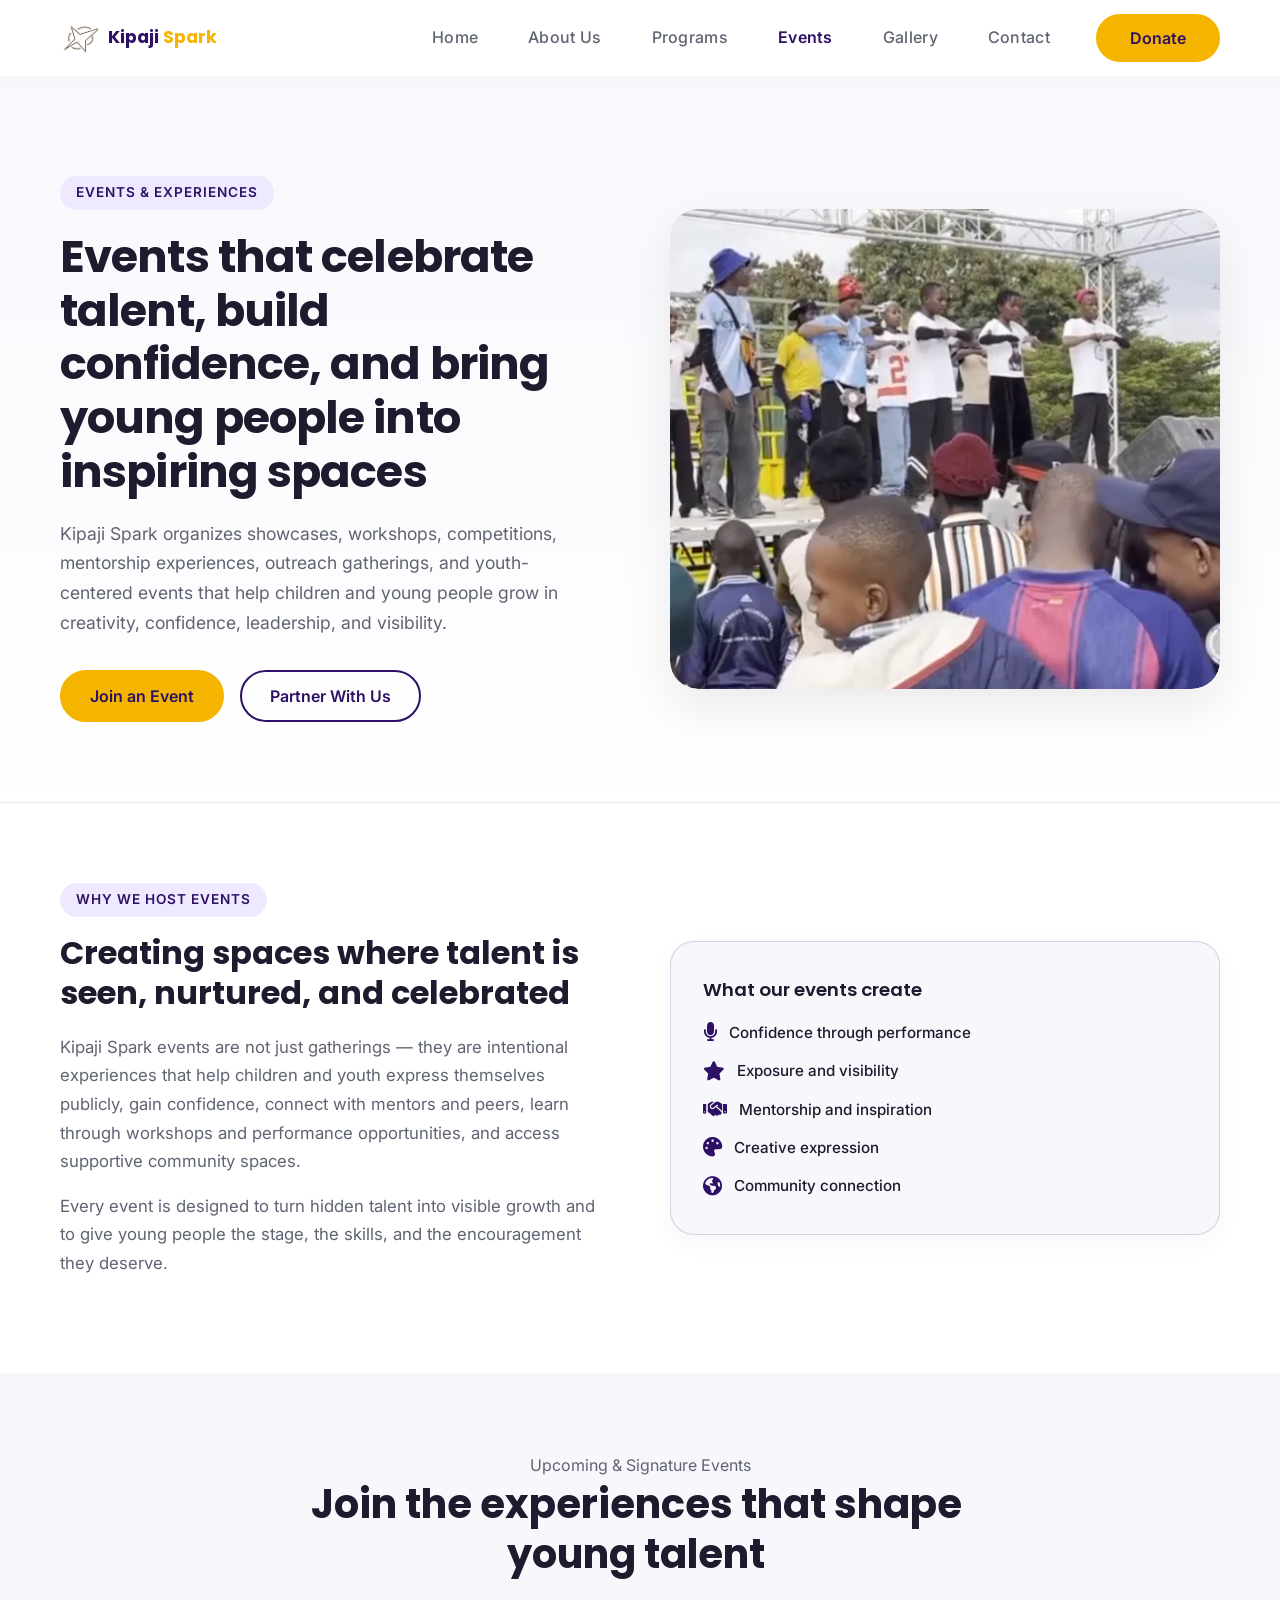
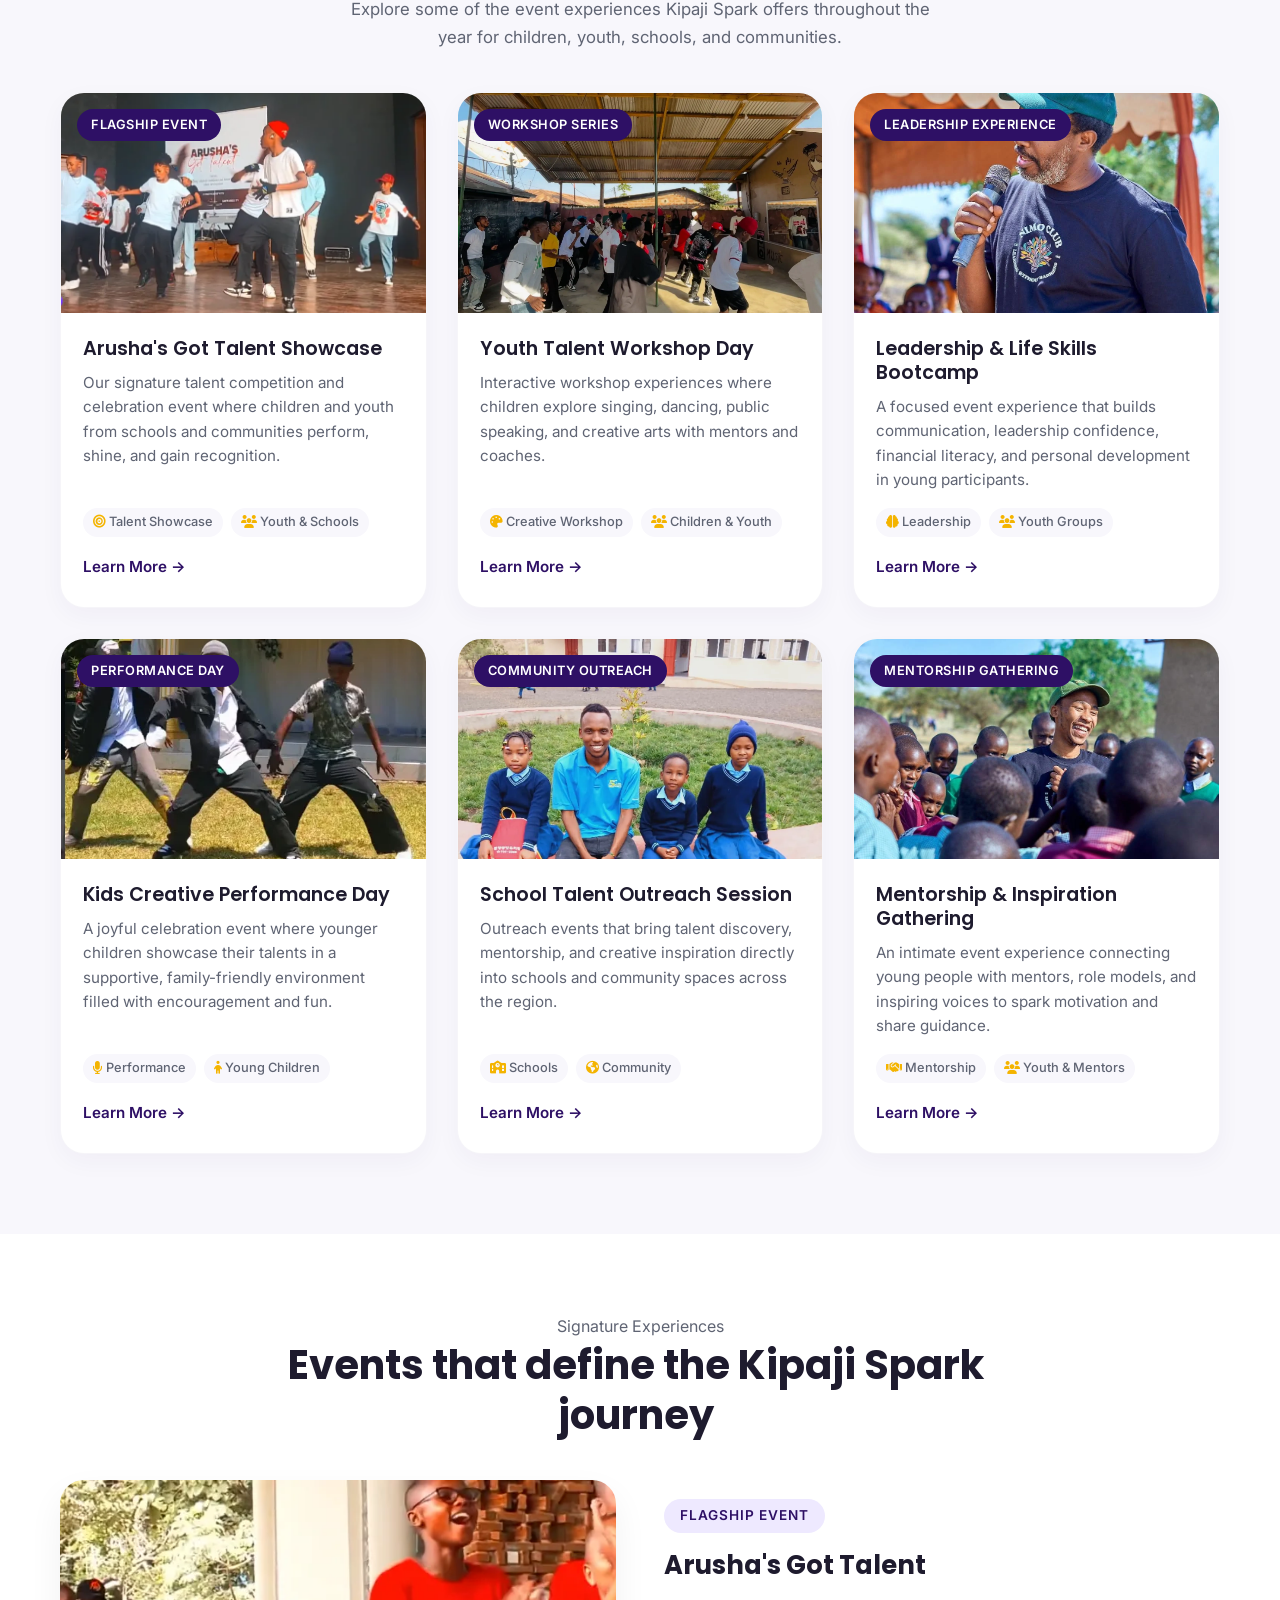
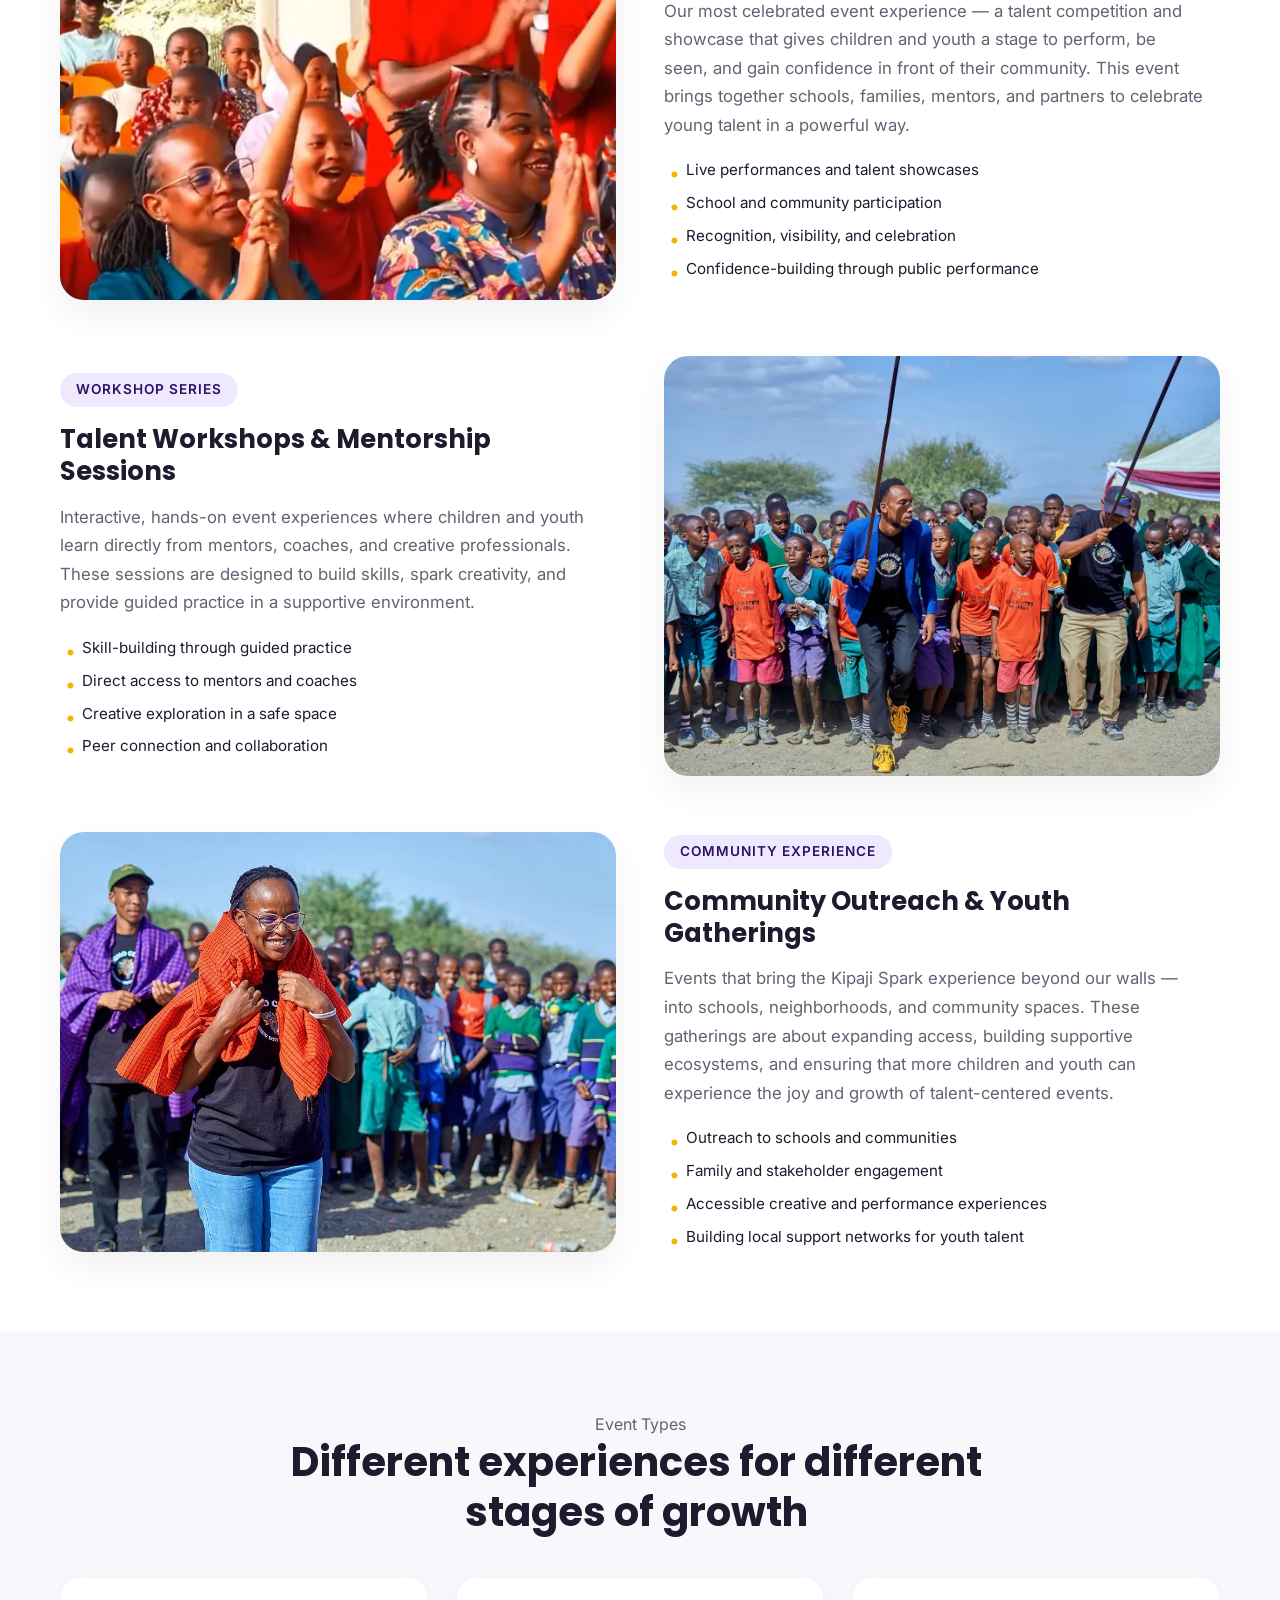
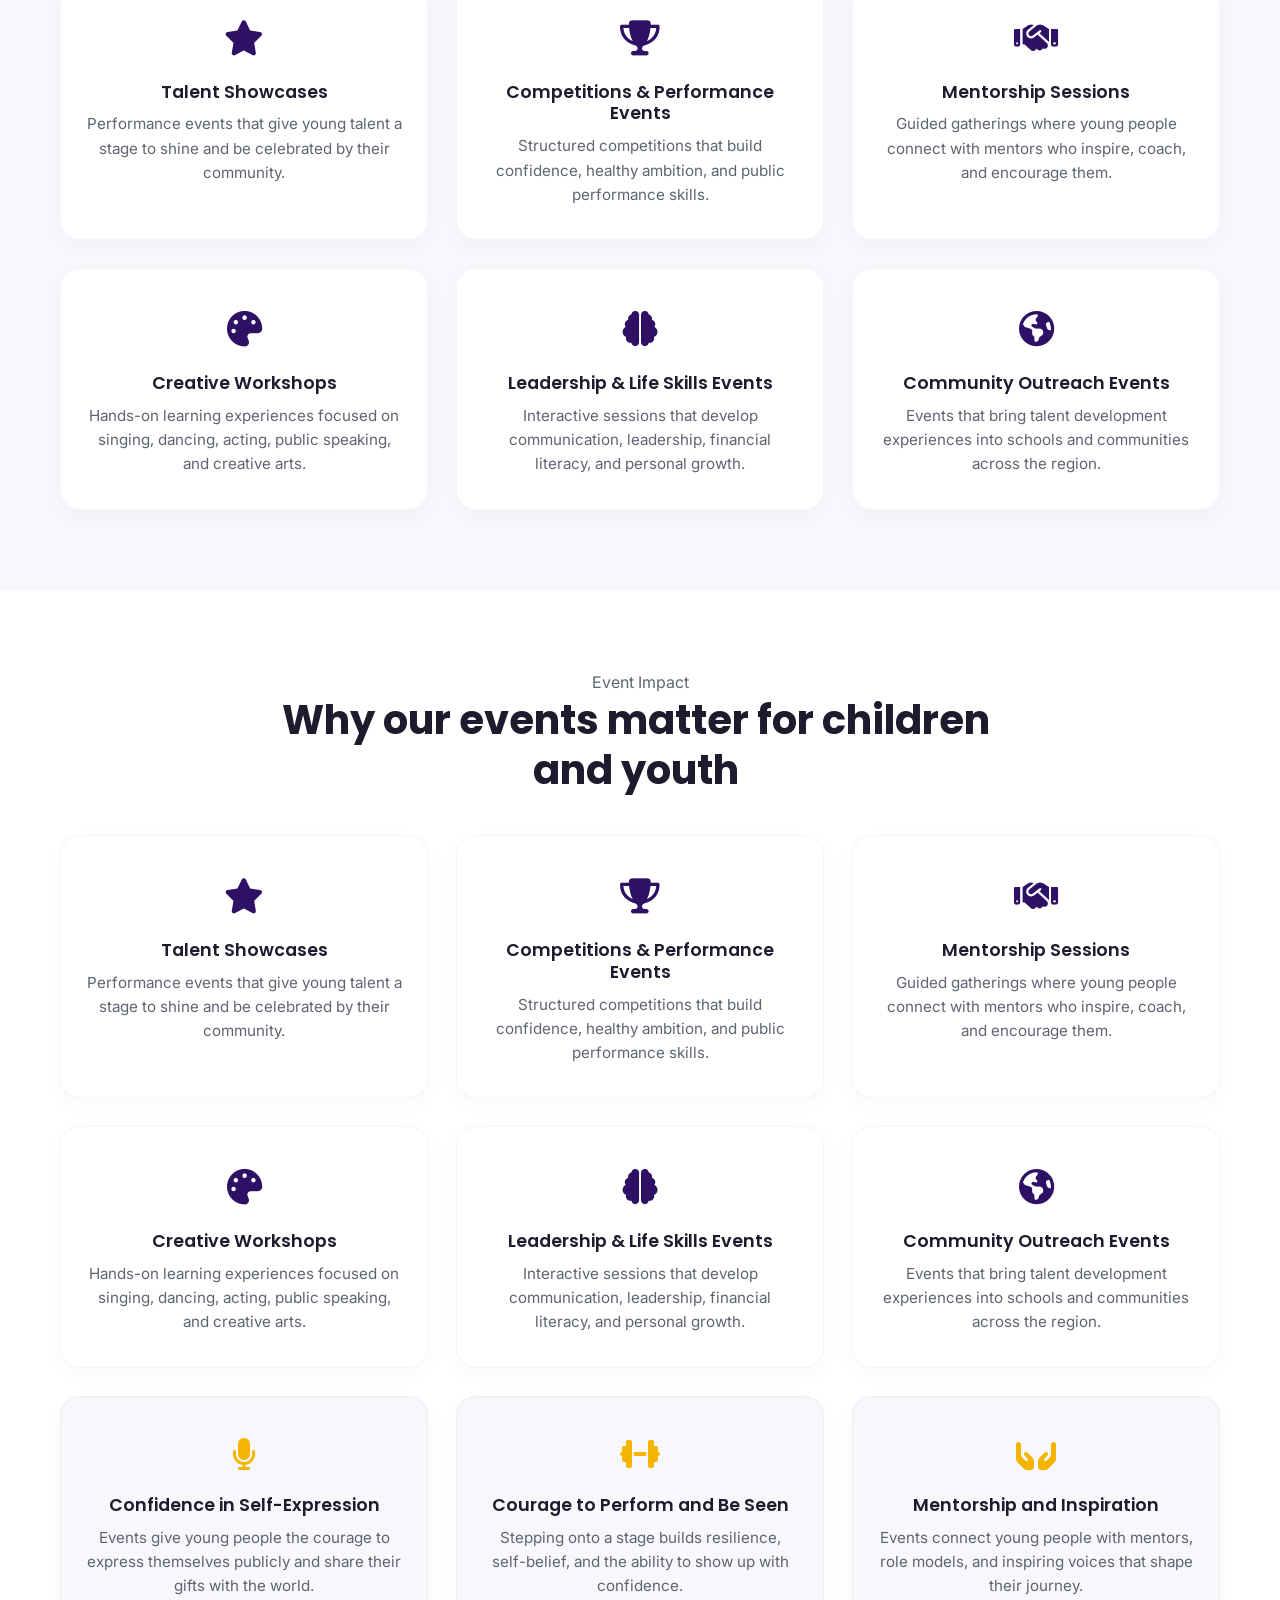
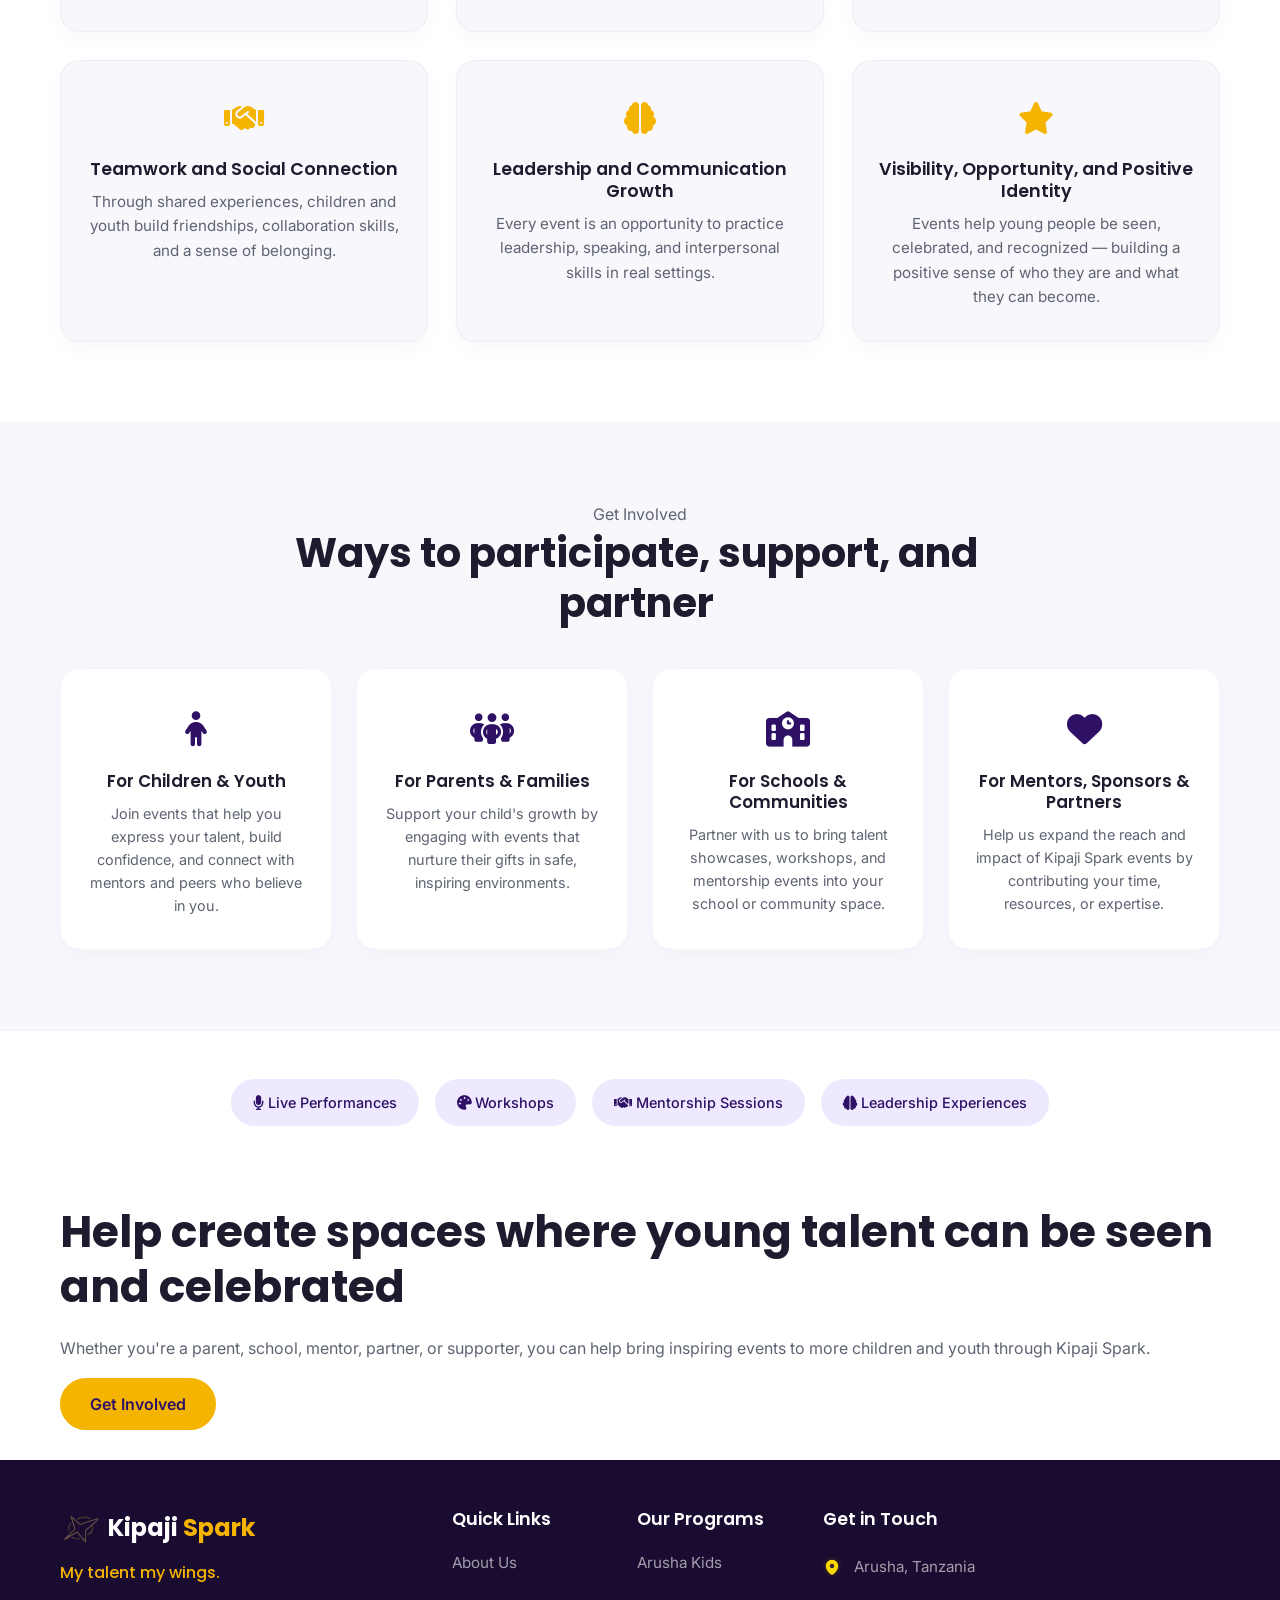
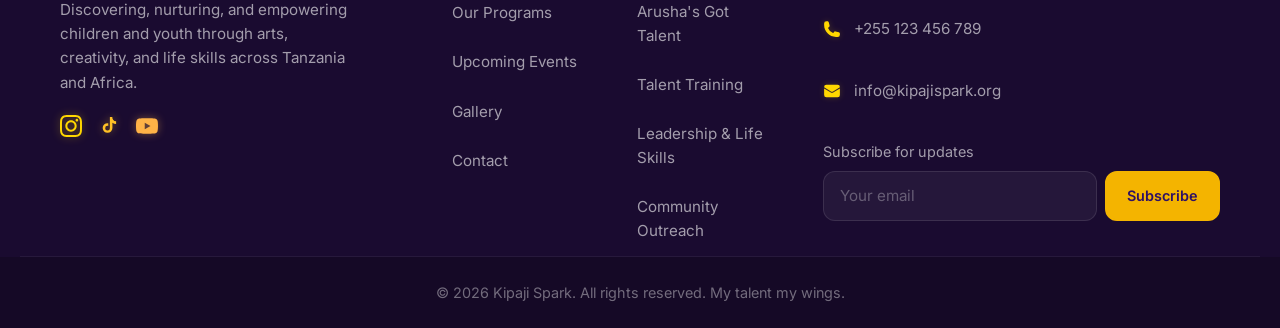
<file: events.html>
<!DOCTYPE html>
<html lang="en">
<head>
    <meta charset="UTF-8" />
    <meta name="viewport" content="width=device-width, initial-scale=1.0" />
    <title>Events — Kipaji Spark | Showcases, Workshops & Youth Experiences</title>
    
    <!-- Google Fonts: Poppins & Inter -->
    <link rel="preconnect" href="https://fonts.googleapis.com" />
    <link rel="preconnect" href="https://fonts.gstatic.com" crossorigin />
    <link href="https://fonts.googleapis.com/css2?family=Inter:opsz,wght@14..32,400;14..32,500;14..32,600;14..32,700&family=Poppins:wght@400;500;600;700;800&display=swap" rel="stylesheet" />

    <!-- Main Global Styles -->
    <link rel="stylesheet" href="assets/css/style.css" />
    
    <!-- Page Specific Styles -->
    <link rel="stylesheet" href="assets/css/pages/events.css" />
    
    <!-- Responsive Styles -->
    <link rel="stylesheet" href="assets/css/responsive.css" />

    <!-- Font Awesome  -->
    <link rel="stylesheet" href="https://cdnjs.cloudflare.com/ajax/libs/font-awesome/6.4.0/css/all.min.css">
</head>
<body>

    <!-- ============================================ -->
    <!-- BACK TO TOP BUTTON                           -->
    <!-- ============================================ -->
    <button class="back-to-top" id="backToTop" aria-label="Scroll to top">
        <svg xmlns="http://www.w3.org/2000/svg" viewBox="0 0 24 24" fill="none" stroke="currentColor" stroke-width="2.5" stroke-linecap="round" stroke-linejoin="round">
            <path d="M12 19V5" />
            <path d="M5 12l7-7 7 7" />
        </svg>
    </button>

    <!-- ============================================ -->
    <!-- WHATSAPP FLOATING BUTTON                     -->
    <!-- ============================================ -->
    <a href="https://wa.me/255697091553?text=Hello%20Kipaji%20Spark%2C%20I%27d%20like%20to%20know%20more%20about%20your%20programs" 
    target="_blank" 
    rel="noopener noreferrer" 
    class="whatsapp-float" 
    id="whatsappFloat" 
    aria-label="Chat with us on WhatsApp">
        <svg xmlns="http://www.w3.org/2000/svg" viewBox="0 0 24 24" fill="currentColor">
            <path d="M17.472 14.382c-.297-.149-1.758-.867-2.03-.967-.273-.099-.471-.148-.67.15-.197.297-.767.966-.94 1.164-.173.199-.347.223-.644.075-.297-.15-1.255-.463-2.39-1.475-.883-.788-1.48-1.761-1.653-2.059-.173-.297-.018-.458.13-.606.134-.133.298-.347.446-.52.149-.174.198-.298.298-.497.099-.198.05-.371-.025-.52-.075-.149-.669-1.612-.916-2.207-.242-.579-.487-.5-.669-.51-.173-.008-.371-.01-.57-.01-.198 0-.52.074-.792.372-.272.297-1.04 1.016-1.04 2.479 0 1.462 1.065 2.875 1.213 3.074.149.198 2.096 3.2 5.077 4.487.709.306 1.262.489 1.694.625.712.227 1.36.195 1.871.118.571-.085 1.758-.719 2.006-1.413.248-.694.248-1.289.173-1.413-.074-.124-.272-.198-.57-.347m-5.421 7.403h-.004a9.87 9.87 0 01-5.031-1.378l-.361-.214-3.741.982.998-3.648-.235-.374a9.86 9.86 0 01-1.51-5.26c.001-5.45 4.436-9.884 9.888-9.884 2.64 0 5.122 1.03 6.988 2.898a9.825 9.825 0 012.893 6.994c-.003 5.45-4.437 9.884-9.885 9.884m8.413-18.297A11.815 11.815 0 0012.05 0C5.495 0 .16 5.335.157 11.892c0 2.096.547 4.142 1.588 5.945L.057 24l6.305-1.654a11.882 11.882 0 005.683 1.448h.005c6.554 0 11.89-5.335 11.893-11.893a11.821 11.821 0 00-3.48-8.413z"/>
        </svg>
    </a>

    <!-- ============================================ -->
    <!-- HEADER / NAVIGATION (Shared System)           -->
    <!-- ============================================ -->
    <header class="site-header" id="site-header">
        <div class="container header-container">
            <div class="logo-wrapper">
                <a href="index.html" class="logo-link">
                    <img src="assets/images/logo/logo.webp" alt="KIPAJI SPARK Logo" class="logo-icon">
                    <span class="logo-text">Kipaji <span class="logo-highlight">Spark</span></span>
                </a>
            </div>

            <nav class="main-nav" id="main-nav" aria-label="Main Navigation">
                <button class="nav-close-btn" id="navCloseBtn" aria-label="Close navigation menu">
                    <svg xmlns="http://www.w3.org/2000/svg" viewBox="0 0 24 24" fill="none" stroke="currentColor" stroke-width="2.5" stroke-linecap="round" stroke-linejoin="round">
                        <path d="M18 6L6 18" />
                        <path d="M6 6l12 12" />
                    </svg>
                </button>

                <div class="nav-content">
                    <ul class="nav-list">
                        <li class="nav-item"><a href="index.html" class="nav-link">Home</a></li>
                        <li class="nav-item"><a href="about.html" class="nav-link">About Us</a></li>
                        <li class="nav-item"><a href="programs.html" class="nav-link">Programs</a></li>
                        <li class="nav-item"><a href="events.html" class="nav-link active">Events</a></li>
                        <li class="nav-item"><a href="gallery.html" class="nav-link">Gallery</a></li>
                        <li class="nav-item"><a href="contact.html" class="nav-link">Contact</a></li>
                    </ul>
                    <div class="nav-actions">
                        <a href="donate.html" class="btn btn-primary btn-donate">Donate</a>
                    </div>
                </div>

                <div class="nav-social-footer">
                    <span class="social-label">Follow Us</span>
                    <div class="nav-social-icons">
                        <a href="https://www.instagram.com/kipajispark_tz?igsh=MXZ3b2w2d3JpbGo3bg==" target="_blank" rel="noopener noreferrer" aria-label="Follow on Instagram" class="social-link">
                            <svg xmlns="http://www.w3.org/2000/svg" viewBox="0 0 24 24" fill="currentColor">
                                <path d="M12 2.163c3.204 0 3.584.012 4.85.07 3.252.148 4.771 1.691 4.919 4.919.058 1.265.069 1.645.069 4.849 0 3.205-.012 3.584-.069 4.849-.149 3.225-1.664 4.771-4.919 4.919-1.266.058-1.644.07-4.85.07-3.204 0-3.584-.012-4.849-.07-3.26-.149-4.771-1.699-4.919-4.92-.058-1.265-.07-1.644-.07-4.849 0-3.204.013-3.583.07-4.849.149-3.227 1.664-4.771 4.919-4.919 1.266-.057 1.645-.069 4.849-.069zm0-2.163c-3.259 0-3.667.014-4.947.072-4.358.2-6.78 2.618-6.98 6.98-.059 1.281-.073 1.689-.073 4.948 0 3.259.014 3.668.072 4.948.2 4.358 2.618 6.78 6.98 6.98 1.281.058 1.689.072 4.948.072 3.259 0 3.668-.014 4.948-.072 4.354-.2 6.782-2.618 6.979-6.98.059-1.28.073-1.689.073-4.948 0-3.259-.014-3.667-.072-4.947-.196-4.354-2.617-6.78-6.979-6.98-1.281-.059-1.69-.073-4.949-.073zm0 5.838c-3.403 0-6.162 2.759-6.162 6.162s2.759 6.163 6.162 6.163 6.162-2.759 6.162-6.163c0-3.403-2.759-6.162-6.162-6.162zm0 10.162c-2.209 0-4-1.79-4-4 0-2.209 1.791-4 4-4s4 1.791 4 4c0 2.21-1.791 4-4 4zm6.406-11.845c-.796 0-1.441.645-1.441 1.44s.645 1.44 1.441 1.44c.795 0 1.439-.645 1.439-1.44s-.644-1.44-1.439-1.44z"/>
                            </svg>
                        </a>
                        <a href="https://www.tiktok.com/@kipajispark_tz?_r=1&_t=ZS-97y5X1iWm84" target="_blank" rel="noopener noreferrer" aria-label="Follow on TikTok" class="social-link">
                            <svg xmlns="http://www.w3.org/2000/svg" viewBox="0 0 24 24" fill="currentColor">
                                <path d="M19.589 6.686a4.093 4.093 0 0 1-3.98-4.436h-2.643v12.077a2.56 2.56 0 0 1-2.557 2.56 2.56 2.56 0 0 1-2.557-2.56 2.56 2.56 0 0 1 2.557-2.56c.272 0 .529.045.775.126V8.947a5.31 5.31 0 0 0-.775-.073 5.31 5.31 0 0 0-5.31 5.31 5.31 5.31 0 0 0 5.31 5.31 5.31 5.31 0 0 0 5.31-5.31V8.547a6.904 6.904 0 0 0 4.03 1.303V6.686c-.011 0-.022 0-.033 0z"/>
                            </svg>
                        </a>
                        <a href="https://youtube.com/@kipajispark?si=dhooBKffoszc910C" target="_blank" rel="noopener noreferrer" aria-label="Subscribe on YouTube" class="social-link">
                            <svg xmlns="http://www.w3.org/2000/svg" viewBox="0 0 24 24" fill="currentColor">
                                <path d="M23.498 6.186a3.016 3.016 0 0 0-2.122-2.136C19.505 3.545 12 3.545 12 3.545s-7.505 0-9.377.505A3.017 3.017 0 0 0 .502 6.186C0 8.07 0 12 0 12s0 3.93.502 5.814a3.016 3.016 0 0 0 2.122 2.136c1.871.505 9.376.505 9.376.505s7.505 0 9.377-.505a3.015 3.015 0 0 0 2.122-2.136C24 15.93 24 12 24 12s0-3.93-.502-5.814zM9.545 15.568V8.432L15.818 12l-6.273 3.568z"/>
                            </svg>
                        </a>
                    </div>
                </div>
            </nav>

            <button class="hamburger-menu" id="hamburger-menu" aria-label="Toggle navigation menu" aria-expanded="false">
                <span></span>
                <span></span>
                <span></span>
            </button>
        </div>
    </header>

    <div class="nav-overlay" id="nav-overlay" aria-hidden="true"></div>

    <main class="events-page">
        <!-- ============================================ -->
        <!-- 1) EVENTS PAGE HERO SECTION                   -->
        <!-- ============================================ -->
        <section class="page-hero events-hero">
            <div class="container">
                <div class="events-hero-grid">
                    <div class="events-hero-content reveal fade-up">
                        <span class="section-eyebrow">Events &amp; Experiences</span>
                        <h1 class="section-title">Events that celebrate talent, build confidence, and bring young people into inspiring spaces</h1>
                        <p class="section-desc">
                            Kipaji Spark organizes showcases, workshops, competitions, mentorship experiences, outreach gatherings, 
                            and youth-centered events that help children and young people grow in creativity, confidence, leadership, 
                            and visibility.
                        </p>
                        <div class="hero-actions">
                            <a href="contact.html" class="btn btn-primary btn-large">Join an Event</a>
                            <a href="contact.html" class="btn btn-outline btn-large">Partner With Us</a>
                        </div>
                    </div>
                    <div class="events-hero-image reveal fade-up">
                        <div class="events-hero-image-wrapper">
                            <img src="assets/images/events/events-one.webp" alt="Young performers on stage at a vibrant Kipaji Spark event celebrating youth talent" />
                            <div class="deco-shape deco-purple-blob"></div>
                        </div>
                    </div>
                </div>
            </div>
        </section>

        <!-- ============================================ -->
        <!-- 2) EVENTS OVERVIEW / INTRO SECTION            -->
        <!-- ============================================ -->
        <section class="events-overview-section section">
            <div class="container">
                <div class="events-overview-grid">
                    <div class="events-overview-content reveal fade-left">
                        <span class="section-eyebrow">Why We Host Events</span>
                        <h2 class="section-title">Creating spaces where talent is seen, nurtured, and celebrated</h2>
                        <p class="section-desc">
                            Kipaji Spark events are not just gatherings — they are intentional experiences that help children and youth 
                            express themselves publicly, gain confidence, connect with mentors and peers, learn through workshops 
                            and performance opportunities, and access supportive community spaces.
                        </p>
                        <p class="section-desc">
                            Every event is designed to turn hidden talent into visible growth and to give young people the stage, 
                            the skills, and the encouragement they deserve.
                        </p>
                    </div>
                    <div class="events-overview-sidecard reveal fade-right">
                        <div class="overview-focus-card">
                            <h4>What our events create</h4>
                            <ul class="focus-list">
                                <li><span class="focus-icon"><i class="fas fa-microphone"></i></span> Confidence through performance</li>
                                <li><span class="focus-icon"><i class="fas fa-star"></i></span> Exposure and visibility</li>
                                <li><span class="focus-icon"><i class="fas fa-handshake"></i></span> Mentorship and inspiration</li>
                                <li><span class="focus-icon"><i class="fas fa-palette"></i></span> Creative expression</li>
                                <li><span class="focus-icon"><i class="fas fa-globe-americas"></i></span> Community connection</li>
                            </ul>
                        </div>
                    </div>
                </div>
            </div>
        </section>

        <!-- ============================================ -->
        <!-- 3) FEATURED / UPCOMING EVENTS SECTION         -->
        <!-- ============================================ -->
        <section class="featured-events-section section bg-light">
            <div class="container">
                <div class="section-header centered reveal fade-up">
                    <span class="section-eyebrow">Upcoming &amp; Signature Events</span>
                    <h2 class="section-title">Join the experiences that shape young talent</h2>
                    <p class="section-subtitle">Explore some of the event experiences Kipaji Spark offers throughout the year for children, youth, schools, and communities.</p>
                </div>
                <div class="featured-events-grid">
                    <!-- Event Card 1 -->
                    <article class="event-card reveal fade-up">
                        <div class="event-card-image">
                            <img src="assets/images/events/events-two.webp" alt="Excited young performers at the Arusha's Got Talent showcase event" />
                            <span class="event-badge">Flagship Event</span>
                        </div>
                        <div class="event-card-body">
                            <h3 class="event-card-title">Arusha's Got Talent Showcase</h3>
                            <p class="event-card-desc">Our signature talent competition and celebration event where children and youth from schools and communities perform, shine, and gain recognition.</p>
                            <div class="event-meta">
                                <span class="event-meta-item"><i class="fas fa-bullseye"></i> Talent Showcase</span>
                                <span class="event-meta-item"><i class="fas fa-users"></i> Youth &amp; Schools</span>
                            </div>
                            <a href="contact.html" class="event-card-link">Learn More →</a>
                        </div>
                    </article>

                    <!-- Event Card 2 -->
                    <article class="event-card reveal fade-up">
                        <div class="event-card-image">
                            <img src="assets/images/events/events-three.webp" alt="Children participating in a creative workshop session at a Kipaji Spark event" />
                            <span class="event-badge">Workshop Series</span>
                        </div>
                        <div class="event-card-body">
                            <h3 class="event-card-title">Youth Talent Workshop Day</h3>
                            <p class="event-card-desc">Interactive workshop experiences where children explore singing, dancing, public speaking, and creative arts with mentors and coaches.</p>
                            <div class="event-meta">
                                <span class="event-meta-item"><i class="fas fa-palette"></i> Creative Workshop</span>
                                <span class="event-meta-item"><i class="fas fa-users"></i> Children &amp; Youth</span>
                            </div>
                            <a href="contact.html" class="event-card-link">Learn More →</a>
                        </div>
                    </article>

                    <!-- Event Card 3 -->
                    <article class="event-card reveal fade-up">
                        <div class="event-card-image">
                            <img src="assets/images/events/events-four.webp" alt="Youth engaged in a leadership and life skills bootcamp session" />
                            <span class="event-badge">Leadership Experience</span>
                        </div>
                        <div class="event-card-body">
                            <h3 class="event-card-title">Leadership &amp; Life Skills Bootcamp</h3>
                            <p class="event-card-desc">A focused event experience that builds communication, leadership confidence, financial literacy, and personal development in young participants.</p>
                            <div class="event-meta">
                                <span class="event-meta-item"><i class="fas fa-brain"></i> Leadership</span>
                                <span class="event-meta-item"><i class="fas fa-users"></i> Youth Groups</span>
                            </div>
                            <a href="contact.html" class="event-card-link">Learn More →</a>
                        </div>
                    </article>

                    <!-- Event Card 4 -->
                    <article class="event-card reveal fade-up">
                        <div class="event-card-image">
                            <img src="assets/images/events/events-five.webp" alt="Young children performing creatively at a Kids Performance Day event" />
                            <span class="event-badge">Performance Day</span>
                        </div>
                        <div class="event-card-body">
                            <h3 class="event-card-title">Kids Creative Performance Day</h3>
                            <p class="event-card-desc">A joyful celebration event where younger children showcase their talents in a supportive, family-friendly environment filled with encouragement and fun.</p>
                            <div class="event-meta">
                                <span class="event-meta-item"><i class="fas fa-microphone"></i> Performance</span>
                                <span class="event-meta-item"><i class="fas fa-child"></i> Young Children</span>
                            </div>
                            <a href="contact.html" class="event-card-link">Learn More →</a>
                        </div>
                    </article>

                    <!-- Event Card 5 -->
                    <article class="event-card reveal fade-up">
                        <div class="event-card-image">
                            <img src="assets/images/events/events-six.webp" alt="Kipaji Spark team engaging with school children during a community outreach event" />
                            <span class="event-badge">Community Outreach</span>
                        </div>
                        <div class="event-card-body">
                            <h3 class="event-card-title">School Talent Outreach Session</h3>
                            <p class="event-card-desc">Outreach events that bring talent discovery, mentorship, and creative inspiration directly into schools and community spaces across the region.</p>
                            <div class="event-meta">
                                <span class="event-meta-item"><i class="fas fa-school"></i> Schools</span>
                                <span class="event-meta-item"><i class="fas fa-globe-americas"></i> Community</span>
                            </div>
                            <a href="contact.html" class="event-card-link">Learn More →</a>
                        </div>
                    </article>

                    <!-- Event Card 6 -->
                    <article class="event-card reveal fade-up">
                        <div class="event-card-image">
                            <img src="assets/images/events/events-seven.webp" alt="Mentors and youth connecting during a mentorship and inspiration gathering" />
                            <span class="event-badge">Mentorship Gathering</span>
                        </div>
                        <div class="event-card-body">
                            <h3 class="event-card-title">Mentorship &amp; Inspiration Gathering</h3>
                            <p class="event-card-desc">An intimate event experience connecting young people with mentors, role models, and inspiring voices to spark motivation and share guidance.</p>
                            <div class="event-meta">
                                <span class="event-meta-item"><i class="fas fa-handshake"></i> Mentorship</span>
                                <span class="event-meta-item"><i class="fas fa-users"></i> Youth &amp; Mentors</span>
                            </div>
                            <a href="contact.html" class="event-card-link">Learn More →</a>
                        </div>
                    </article>
                </div>
            </div>
        </section>

        <!-- ============================================ -->
        <!-- 4) SIGNATURE EVENT EXPERIENCES SECTION        -->
        <!-- ============================================ -->
        <section class="signature-experiences-section section">
            <div class="container">
                <div class="section-header centered reveal fade-up">
                    <span class="section-eyebrow">Signature Experiences</span>
                    <h2 class="section-title">Events that define the Kipaji Spark journey</h2>
                </div>
                <div class="signature-experiences-grid">
                    <!-- Experience 1 -->
                    <div class="signature-experience-card reveal fade-up">
                        <div class="signature-image">
                            <img src="assets/images/events/events-eight.webp" alt="Arusha's Got Talent flagship event stage with young performers" />
                        </div>
                        <div class="signature-content">
                            <span class="section-eyebrow">Flagship Event</span>
                            <h3>Arusha's Got Talent</h3>
                            <p>Our most celebrated event experience — a talent competition and showcase that gives children and youth a stage to perform, be seen, and gain confidence in front of their community. This event brings together schools, families, mentors, and partners to celebrate young talent in a powerful way.</p>
                            <ul class="signature-list">
                                <li>Live performances and talent showcases</li>
                                <li>School and community participation</li>
                                <li>Recognition, visibility, and celebration</li>
                                <li>Confidence-building through public performance</li>
                            </ul>
                        </div>
                    </div>

                    <!-- Experience 2 -->
                    <div class="signature-experience-card reverse reveal fade-up">
                        <div class="signature-image">
                            <img src="assets/images/events/events-nine.webp" alt="Young participants engaged in a talent workshop session" />
                        </div>
                        <div class="signature-content">
                            <span class="section-eyebrow">Workshop Series</span>
                            <h3>Talent Workshops &amp; Mentorship Sessions</h3>
                            <p>Interactive, hands-on event experiences where children and youth learn directly from mentors, coaches, and creative professionals. These sessions are designed to build skills, spark creativity, and provide guided practice in a supportive environment.</p>
                            <ul class="signature-list">
                                <li>Skill-building through guided practice</li>
                                <li>Direct access to mentors and coaches</li>
                                <li>Creative exploration in a safe space</li>
                                <li>Peer connection and collaboration</li>
                            </ul>
                        </div>
                    </div>

                    <!-- Experience 3 -->
                    <div class="signature-experience-card reveal fade-up">
                        <div class="signature-image">
                            <img src="assets/images/events/events-ten.webp" alt="Kipaji Spark community outreach event with children and families" />
                        </div>
                        <div class="signature-content">
                            <span class="section-eyebrow">Community Experience</span>
                            <h3>Community Outreach &amp; Youth Gatherings</h3>
                            <p>Events that bring the Kipaji Spark experience beyond our walls — into schools, neighborhoods, and community spaces. These gatherings are about expanding access, building supportive ecosystems, and ensuring that more children and youth can experience the joy and growth of talent-centered events.</p>
                            <ul class="signature-list">
                                <li>Outreach to schools and communities</li>
                                <li>Family and stakeholder engagement</li>
                                <li>Accessible creative and performance experiences</li>
                                <li>Building local support networks for youth talent</li>
                            </ul>
                        </div>
                    </div>
                </div>
            </div>
        </section>

        <!-- ============================================ -->
        <!-- 5) EVENT CATEGORIES / EVENT TYPES SECTION     -->
        <!-- ============================================ -->
        <section class="event-categories-section section bg-light">
            <div class="container">
                <div class="section-header centered reveal fade-up">
                    <span class="section-eyebrow">Event Types</span>
                    <h2 class="section-title">Different experiences for different stages of growth</h2>
                </div>
                <div class="event-categories-grid">
                    <div class="category-card reveal fade-up">
                        <div class="category-icon"><i class="fas fa-star"></i></div>
                        <h4>Talent Showcases</h4>
                        <p>Performance events that give young talent a stage to shine and be celebrated by their community.</p>
                    </div>
                    <div class="category-card reveal fade-up">
                        <div class="category-icon"><i class="fas fa-trophy"></i></div>
                        <h4>Competitions &amp; Performance Events</h4>
                        <p>Structured competitions that build confidence, healthy ambition, and public performance skills.</p>
                    </div>
                    <div class="category-card reveal fade-up">
                        <div class="category-icon"><i class="fas fa-handshake"></i></div>
                        <h4>Mentorship Sessions</h4>
                        <p>Guided gatherings where young people connect with mentors who inspire, coach, and encourage them.</p>
                    </div>
                    <div class="category-card reveal fade-up">
                        <div class="category-icon"><i class="fas fa-palette"></i></div>
                        <h4>Creative Workshops</h4>
                        <p>Hands-on learning experiences focused on singing, dancing, acting, public speaking, and creative arts.</p>
                    </div>
                    <div class="category-card reveal fade-up">
                        <div class="category-icon"><i class="fas fa-brain"></i></div>
                        <h4>Leadership &amp; Life Skills Events</h4>
                        <p>Interactive sessions that develop communication, leadership, financial literacy, and personal growth.</p>
                    </div>
                    <div class="category-card reveal fade-up">
                        <div class="category-icon"><i class="fas fa-globe-americas"></i></div>
                        <h4>Community Outreach Events</h4>
                        <p>Events that bring talent development experiences into schools and communities across the region.</p>
                    </div>
                </div>
            </div>
        </section>

        <!-- ============================================ -->
        <!-- 6) WHY OUR EVENTS MATTER / EVENT IMPACT       -->
        <!-- ============================================ -->
        <section class="event-impact-section section">
            <div class="container">
                <div class="section-header centered reveal fade-up">
                    <span class="section-eyebrow">Event Impact</span>
                    <h2 class="section-title">Why our events matter for children and youth</h2>
                </div>
                <div class="event-impact-grid">
                    <div class="category-card reveal fade-up">
                        <div class="category-icon"><i class="fas fa-star"></i></div>
                        <h4>Talent Showcases</h4>
                        <p>Performance events that give young talent a stage to shine and be celebrated by their community.</p>
                    </div>
                    <div class="category-card reveal fade-up">
                        <div class="category-icon"><i class="fas fa-trophy"></i></div>
                        <h4>Competitions &amp; Performance Events</h4>
                        <p>Structured competitions that build confidence, healthy ambition, and public performance skills.</p>
                    </div>
                    <div class="category-card reveal fade-up">
                        <div class="category-icon"><i class="fas fa-handshake"></i></div>
                        <h4>Mentorship Sessions</h4>
                        <p>Guided gatherings where young people connect with mentors who inspire, coach, and encourage them.</p>
                    </div>
                    <div class="category-card reveal fade-up">
                        <div class="category-icon"><i class="fas fa-palette"></i></div>
                        <h4>Creative Workshops</h4>
                        <p>Hands-on learning experiences focused on singing, dancing, acting, public speaking, and creative arts.</p>
                    </div>
                    <div class="category-card reveal fade-up">
                        <div class="category-icon"><i class="fas fa-brain"></i></div>
                        <h4>Leadership &amp; Life Skills Events</h4>
                        <p>Interactive sessions that develop communication, leadership, financial literacy, and personal growth.</p>
                    </div>
                    <div class="category-card reveal fade-up">
                        <div class="category-icon"><i class="fas fa-globe-americas"></i></div>
                        <h4>Community Outreach Events</h4>
                        <p>Events that bring talent development experiences into schools and communities across the region.</p>
                    </div>

                    <!-- IMPACT CARDS -->
                    <div class="impact-card reveal fade-up">
                        <div class="impact-icon"><i class="fas fa-microphone"></i></div>
                        <h4>Confidence in Self-Expression</h4>
                        <p>Events give young people the courage to express themselves publicly and share their gifts with the world.</p>
                    </div>
                    <div class="impact-card reveal fade-up">
                        <div class="impact-icon"><i class="fas fa-dumbbell"></i></div>
                        <h4>Courage to Perform and Be Seen</h4>
                        <p>Stepping onto a stage builds resilience, self-belief, and the ability to show up with confidence.</p>
                    </div>
                    <div class="impact-card reveal fade-up">
                        <div class="impact-icon"><i class="fas fa-hands-holding"></i></div>
                        <h4>Mentorship and Inspiration</h4>
                        <p>Events connect young people with mentors, role models, and inspiring voices that shape their journey.</p>
                    </div>
                    <div class="impact-card reveal fade-up">
                        <div class="impact-icon"><i class="fas fa-handshake"></i></div>
                        <h4>Teamwork and Social Connection</h4>
                        <p>Through shared experiences, children and youth build friendships, collaboration skills, and a sense of belonging.</p>
                    </div>
                    <div class="impact-card reveal fade-up">
                        <div class="impact-icon"><i class="fas fa-brain"></i></div>
                        <h4>Leadership and Communication Growth</h4>
                        <p>Every event is an opportunity to practice leadership, speaking, and interpersonal skills in real settings.</p>
                    </div>
                    <div class="impact-card reveal fade-up">
                        <div class="impact-icon"><i class="fas fa-star"></i></div>
                        <h4>Visibility, Opportunity, and Positive Identity</h4>
                        <p>Events help young people be seen, celebrated, and recognized — building a positive sense of who they are and what they can become.</p>
                    </div>
                </div>
            </div>
        </section>

        <!-- ============================================ -->
        <!-- 7) PARTICIPATION / PARTNERSHIP SECTION        -->
        <!-- ============================================ -->
        <section class="participate-section section bg-light">
            <div class="container">
                <div class="section-header centered reveal fade-up">
                    <span class="section-eyebrow">Get Involved</span>
                    <h2 class="section-title">Ways to participate, support, and partner</h2>
                </div>
                <div class="participate-grid">
                    <div class="participate-card reveal fade-up">
                        <div class="participate-icon"><i class="fas fa-child"></i></div>
                        <h4>For Children &amp; Youth</h4>
                        <p>Join events that help you express your talent, build confidence, and connect with mentors and peers who believe in you.</p>
                    </div>
                    <div class="participate-card reveal fade-up">
                        <div class="participate-icon"><i class="fas fa-people-group"></i></div>
                        <h4>For Parents &amp; Families</h4>
                        <p>Support your child's growth by engaging with events that nurture their gifts in safe, inspiring environments.</p>
                    </div>
                    <div class="participate-card reveal fade-up">
                        <div class="participate-icon"><i class="fas fa-school"></i></div>
                        <h4>For Schools &amp; Communities</h4>
                        <p>Partner with us to bring talent showcases, workshops, and mentorship events into your school or community space.</p>
                    </div>
                    <div class="participate-card reveal fade-up">
                        <div class="participate-icon"><i class="fas fa-heart"></i></div>
                        <h4>For Mentors, Sponsors &amp; Partners</h4>
                        <p>Help us expand the reach and impact of Kipaji Spark events by contributing your time, resources, or expertise.</p>
                    </div>
                </div>
            </div>
        </section>

        <!-- ============================================ -->
        <!-- 8) EVENT HIGHLIGHTS STRIP                     -->
        <!-- ============================================ -->
        <section class="event-highlights-strip section">
            <div class="container reveal fade-up">
                <div class="highlights-strip">
                    <span class="highlight-pill"><i class="fas fa-microphone"></i> Live Performances</span>
                    <span class="highlight-pill"><i class="fas fa-palette"></i> Workshops</span>
                    <span class="highlight-pill"><i class="fas fa-handshake"></i> Mentorship Sessions</span>
                    <span class="highlight-pill"><i class="fas fa-brain"></i> Leadership Experiences</span>
                </div>
            </div>
        </section>

        <!-- ============================================ -->
        <!-- 9) CTA BANNER SECTION (Shared System)         -->
        <!-- ============================================ -->
        <section class="cta-banner-section">
            <div class="container cta-banner-container reveal fade-up">
                <div class="cta-banner-content">
                    <h2 class="cta-banner-title">Help create spaces where young talent can be seen and celebrated</h2>
                    <p class="cta-banner-desc">
                        Whether you're a parent, school, mentor, partner, or supporter, you can help bring inspiring events 
                        to more children and youth through Kipaji Spark.
                    </p>
                    <div class="cta-banner-actions">
                        <a href="contact.html" class="btn btn-primary btn-large">Get Involved</a>
                        <a href="contact.html" class="btn btn-outline-light btn-large">Contact Us</a>
                    </div>
                </div>
            </div>
        </section>
    </main>

    <!-- ============================================ -->
    <!-- FOOTER (Shared System, identical to Home)     -->
    <!-- ============================================ -->
    <footer class="site-footer">
        <div class="container footer-container">
            <div class="footer-column footer-brand">
                <div class="footer-logo">
                    <img src="assets/images/logo/logo.webp" alt="KIPAJI SPARK Logo" class="logo-icon">
                    <span class="logo-text">Kipaji <span class="logo-highlight">Spark</span></span>
                </div>
                <p class="footer-tagline">My talent my wings.</p>
                <p class="footer-desc">Discovering, nurturing, and empowering children and youth through arts, creativity, and life skills across Tanzania and Africa.</p>
                <div class="footer-socials">
                    <a href="https://www.instagram.com/kipajispark_tz?igsh=MXZ3b2w2d3JpbGo3bg==" target="_blank" rel="noopener noreferrer" aria-label="Follow KIPAJI SPARK on Instagram" class="social-link">
                        <svg xmlns="http://www.w3.org/2000/svg" viewBox="0 0 24 24" fill="currentColor" class="social-icon"><path d="M12 2.163c3.204 0 3.584.012 4.85.07 3.252.148 4.771 1.691 4.919 4.919.058 1.265.069 1.645.069 4.849 0 3.205-.012 3.584-.069 4.849-.149 3.225-1.664 4.771-4.919 4.919-1.266.058-1.644.07-4.85.07-3.204 0-3.584-.012-4.849-.07-3.26-.149-4.771-1.699-4.919-4.92-.058-1.265-.07-1.644-.07-4.849 0-3.204.013-3.583.07-4.849.149-3.227 1.664-4.771 4.919-4.919 1.266-.057 1.645-.069 4.849-.069zm0-2.163c-3.259 0-3.667.014-4.947.072-4.358.2-6.78 2.618-6.98 6.98-.059 1.281-.073 1.689-.073 4.948 0 3.259.014 3.668.072 4.948.2 4.358 2.618 6.78 6.98 6.98 1.281.058 1.689.072 4.948.072 3.259 0 3.668-.014 4.948-.072 4.354-.2 6.782-2.618 6.979-6.98.059-1.28.073-1.689.073-4.948 0-3.259-.014-3.667-.072-4.947-.196-4.354-2.617-6.78-6.979-6.98-1.281-.059-1.69-.073-4.949-.073zm0 5.838c-3.403 0-6.162 2.759-6.162 6.162s2.759 6.163 6.162 6.163 6.162-2.759 6.162-6.163c0-3.403-2.759-6.162-6.162-6.162zm0 10.162c-2.209 0-4-1.79-4-4 0-2.209 1.791-4 4-4s4 1.791 4 4c0 2.21-1.791 4-4 4zm6.406-11.845c-.796 0-1.441.645-1.441 1.44s.645 1.44 1.441 1.44c.795 0 1.439-.645 1.439-1.44s-.644-1.44-1.439-1.44z"/></svg>
                    </a>
                    <a href="https://www.tiktok.com/@kipajispark_tz?_r=1&_t=ZS-97y5X1iWm84" target="_blank" rel="noopener noreferrer" aria-label="Follow KIPAJI SPARK on TikTok" class="social-link">
                        <svg xmlns="http://www.w3.org/2000/svg" viewBox="0 0 24 24" fill="currentColor" class="social-icon">
                            <path d="M19.589 6.686a4.093 4.093 0 0 1-3.98-4.436h-2.643v12.077a2.56 2.56 0 0 1-2.557 2.56 2.56 2.56 0 0 1-2.557-2.56 2.56 2.56 0 0 1 2.557-2.56c.272 0 .529.045.775.126V8.947a5.31 5.31 0 0 0-.775-.073 5.31 5.31 0 0 0-5.31 5.31 5.31 5.31 0 0 0 5.31 5.31 5.31 5.31 0 0 0 5.31-5.31V8.547a6.904 6.904 0 0 0 4.03 1.303V6.686c-.011 0-.022 0-.033 0z"/>
                        </svg>
                    </a>
                    <a href="https://youtube.com/@kipajispark?si=dhooBKffoszc910C" target="_blank" rel="noopener noreferrer" aria-label="Subscribe to KIPAJI SPARK on YouTube" class="social-link">
                        <svg xmlns="http://www.w3.org/2000/svg" viewBox="0 0 24 24" fill="currentColor" class="social-icon"><path d="M23.498 6.186a3.016 3.016 0 0 0-2.122-2.136C19.505 3.545 12 3.545 12 3.545s-7.505 0-9.377.505A3.017 3.017 0 0 0 .502 6.186C0 8.07 0 12 0 12s0 3.93.502 5.814a3.016 3.016 0 0 0 2.122 2.136c1.871.505 9.376.505 9.376.505s7.505 0 9.377-.505a3.015 3.015 0 0 0 2.122-2.136C24 15.93 24 12 24 12s0-3.93-.502-5.814zM9.545 15.568V8.432L15.818 12l-6.273 3.568z"/></svg>
                    </a>
                </div>
            </div>

            <div class="footer-column">
                <h4 class="footer-heading">Quick Links</h4>
                <ul class="footer-links">
                    <li><a href="about.html">About Us</a></li>
                    <li><a href="programs.html">Our Programs</a></li>
                    <li><a href="events.html">Upcoming Events</a></li>
                    <li><a href="gallery.html">Gallery</a></li>
                    <li><a href="contact.html">Contact</a></li>
                </ul>
            </div>

            <div class="footer-column">
                <h4 class="footer-heading">Our Programs</h4>
                <ul class="footer-links">
                    <li><a href="programs.html">Arusha Kids</a></li>
                    <li><a href="programs.html">Arusha's Got Talent</a></li>
                    <li><a href="programs.html">Talent Training</a></li>
                    <li><a href="programs.html">Leadership &amp; Life Skills</a></li>
                    <li><a href="programs.html">Community Outreach</a></li>
                </ul>
            </div>

            <div class="footer-column">
                <h4 class="footer-heading">Get in Touch</h4>
                <ul class="footer-contact">
                    <li>
                        <svg xmlns="http://www.w3.org/2000/svg" viewBox="0 0 24 24" fill="currentColor" class="contact-icon"><path fill-rule="evenodd" d="m11.54 22.351.07.04.028.016a.76.76 0 0 0 .723 0l.028-.015.071-.041a16.975 16.975 0 0 0 1.144-.742 19.58 19.58 0 0 0 2.683-2.282c1.944-1.99 3.963-4.98 3.963-8.827a8.25 8.25 0 0 0-16.5 0c0 3.846 2.02 6.837 3.963 8.827a19.58 19.58 0 0 0 2.682 2.282 16.975 16.975 0 0 0 1.145.742ZM12 13.5a3 3 0 1 0 0-6 3 3 0 0 0 0 6Z" clip-rule="evenodd" /></svg>
                        <span>Arusha, Tanzania</span>
                    </li>
                    <li>
                        <svg xmlns="http://www.w3.org/2000/svg" viewBox="0 0 24 24" fill="currentColor" class="contact-icon"><path fill-rule="evenodd" d="M1.5 4.5a3 3 0 0 1 3-3h1.372c.86 0 1.61.586 1.819 1.42l1.105 4.423a1.875 1.875 0 0 1-.694 1.955l-1.293.97c-.135.101-.164.249-.126.352a11.285 11.285 0 0 0 6.697 6.697c.103.038.25.009.352-.126l.97-1.293a1.875 1.875 0 0 1 1.955-.694l4.423 1.105c.834.209 1.42.959 1.42 1.82V19.5a3 3 0 0 1-3 3h-2.25C8.552 22.5 1.5 15.448 1.5 6.75V4.5Z" clip-rule="evenodd" /></svg>
                        <span>+255 123 456 789</span>
                    </li>
                    <li>
                        <svg xmlns="http://www.w3.org/2000/svg" viewBox="0 0 24 24" fill="currentColor" class="contact-icon"><path d="M1.5 8.67v8.58a3 3 0 0 0 3 3h15a3 3 0 0 0 3-3V8.67l-8.928 5.493a3 3 0 0 1-3.144 0L1.5 8.67Z" /><path d="M22.5 6.908V6.75a3 3 0 0 0-3-3h-15a3 3 0 0 0-3 3v.158l9.714 5.978a1.5 1.5 0 0 0 1.572 0L22.5 6.908Z" /></svg>
                        <span>info@kipajispark.org</span>
                    </li>
                </ul>
                <div class="footer-newsletter">
                    <label for="newsletter-email">Subscribe for updates</label>
                    <div class="newsletter-form">
                        <input type="email" id="newsletter-email" placeholder="Your email" />
                        <button type="submit" class="btn btn-primary">Subscribe</button>
                    </div>
                </div>
            </div>
        </div>
        <div class="footer-bottom">
            <div class="container">
                <p>&copy; 2026 Kipaji Spark. All rights reserved. My talent my wings.</p>
            </div>
        </div>
    </footer>

    <!-- ============================================ -->
    <!-- JAVASCRIPT                                    -->
    <!-- ============================================ -->
    <script src="assets/js/main.js"></script>
    <script src="assets/js/animations.js"></script>
    <script src="assets/js/pages/events.js"></script>
</body>
</html>
</file>
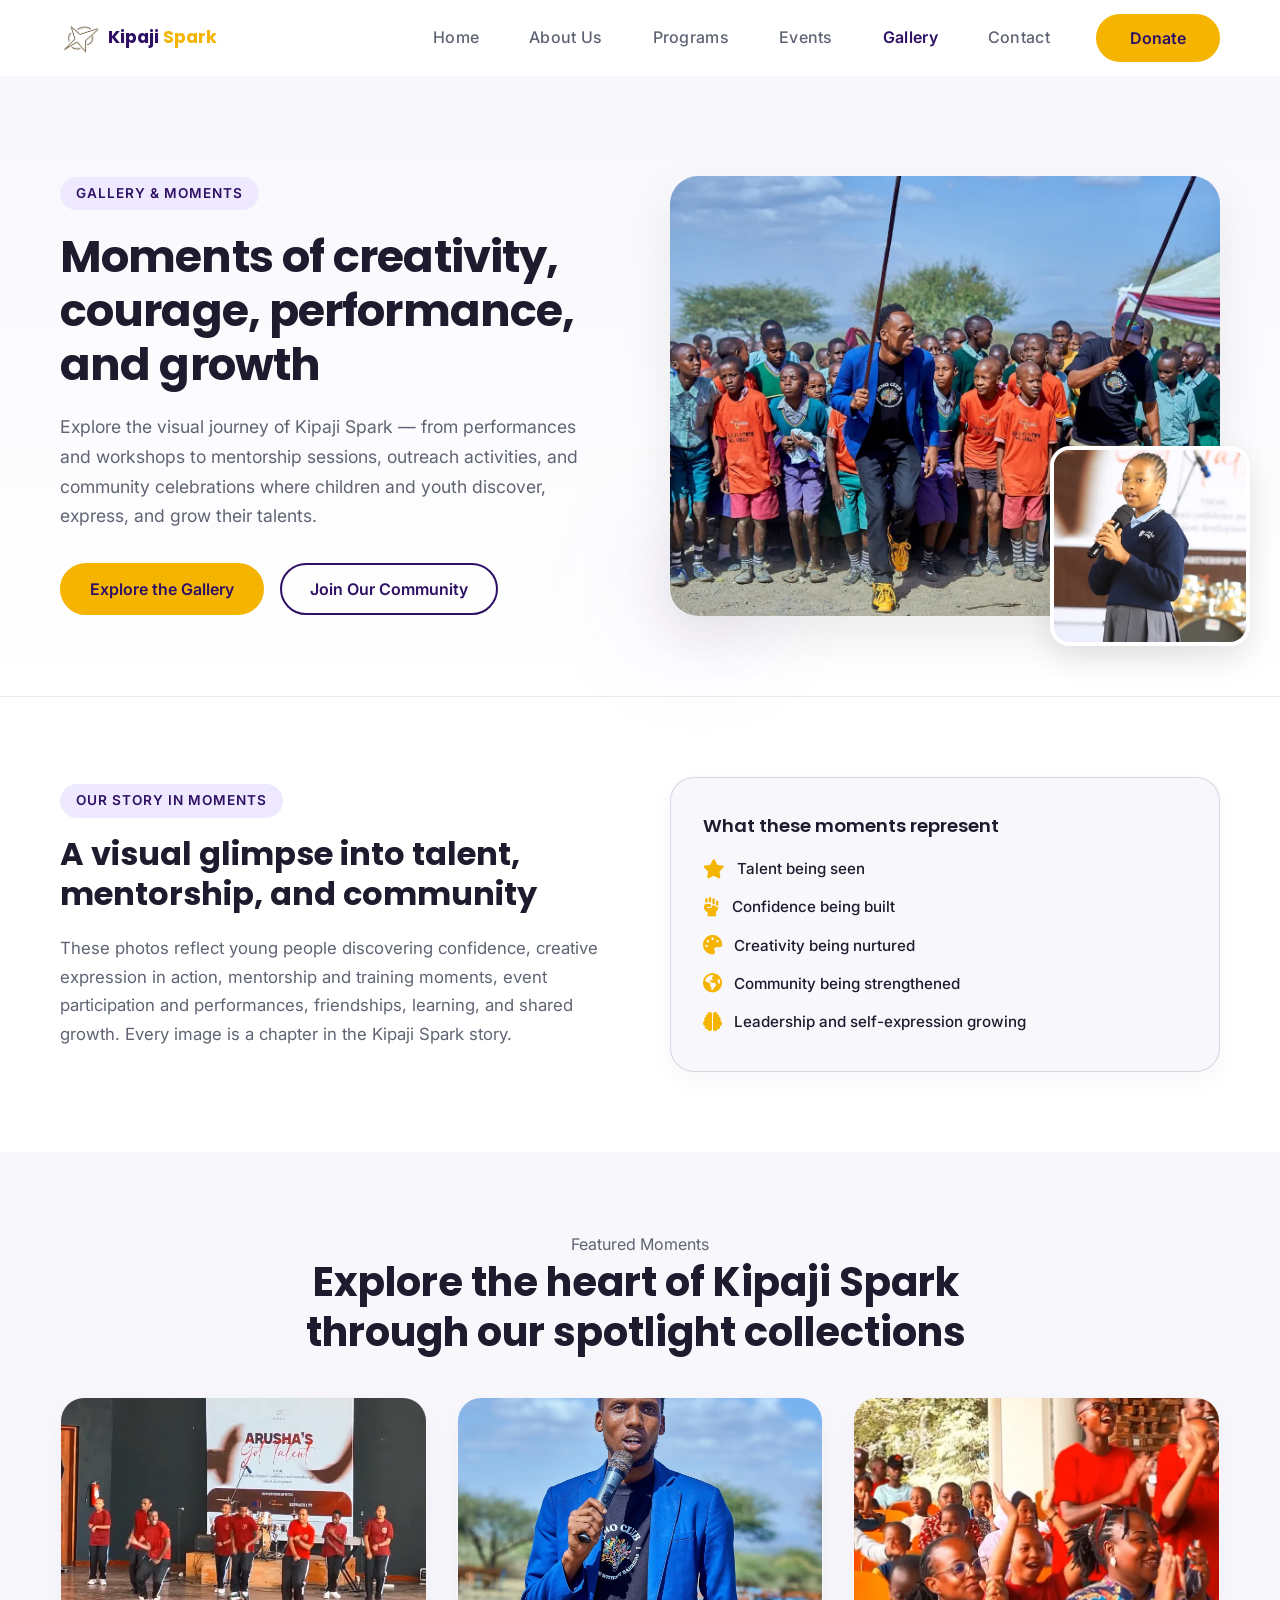
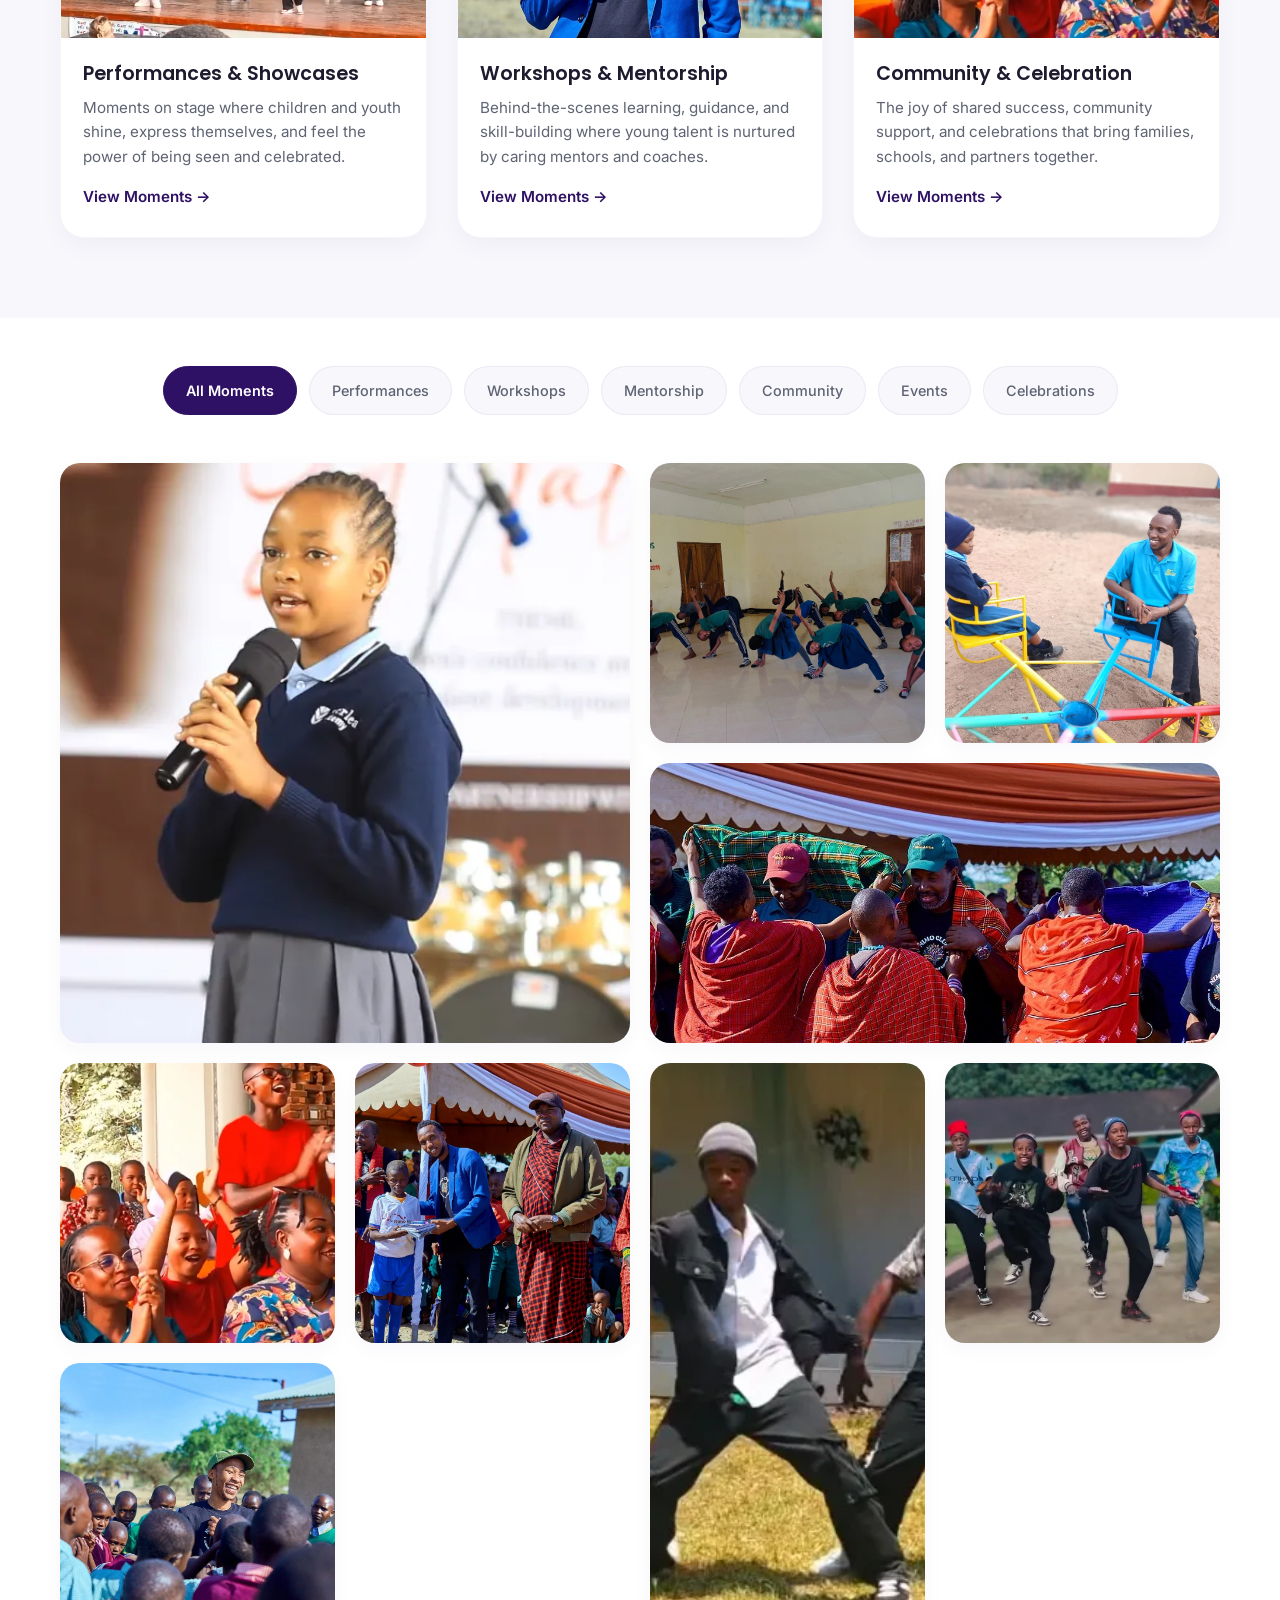
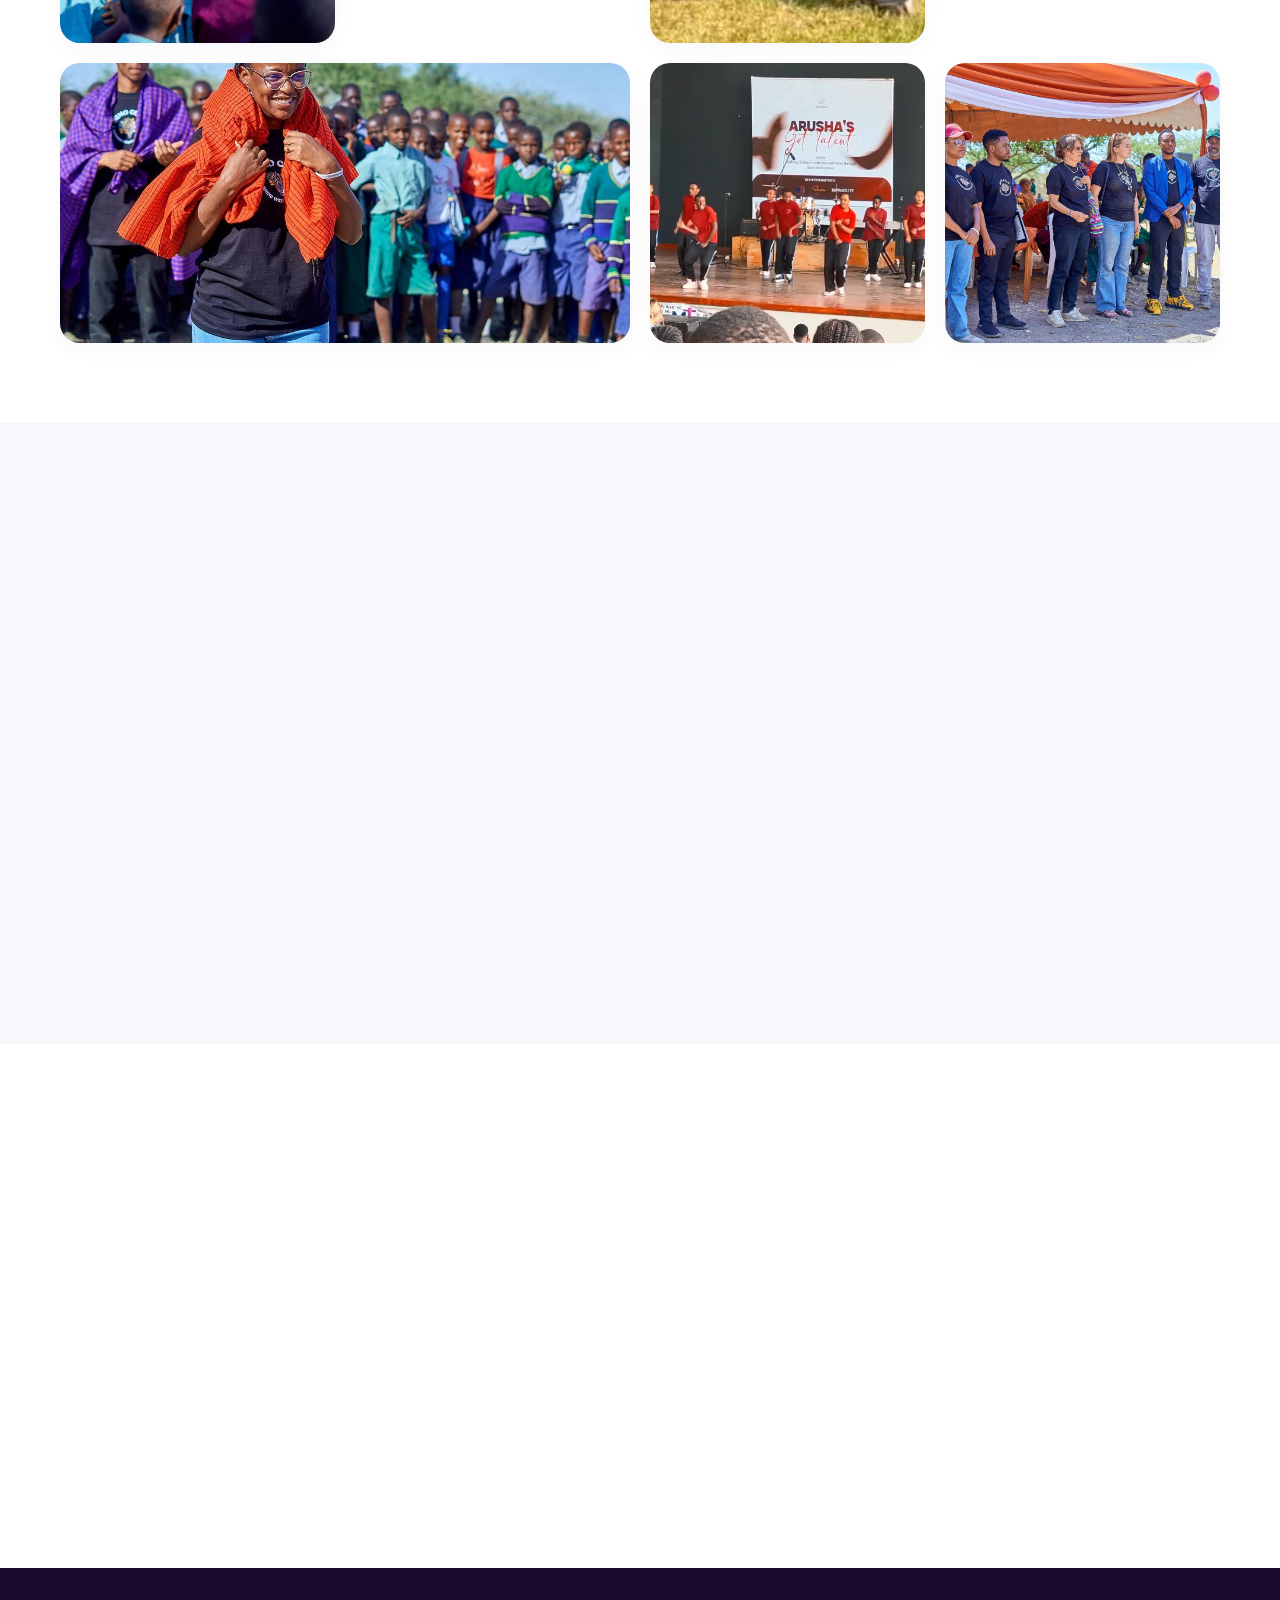
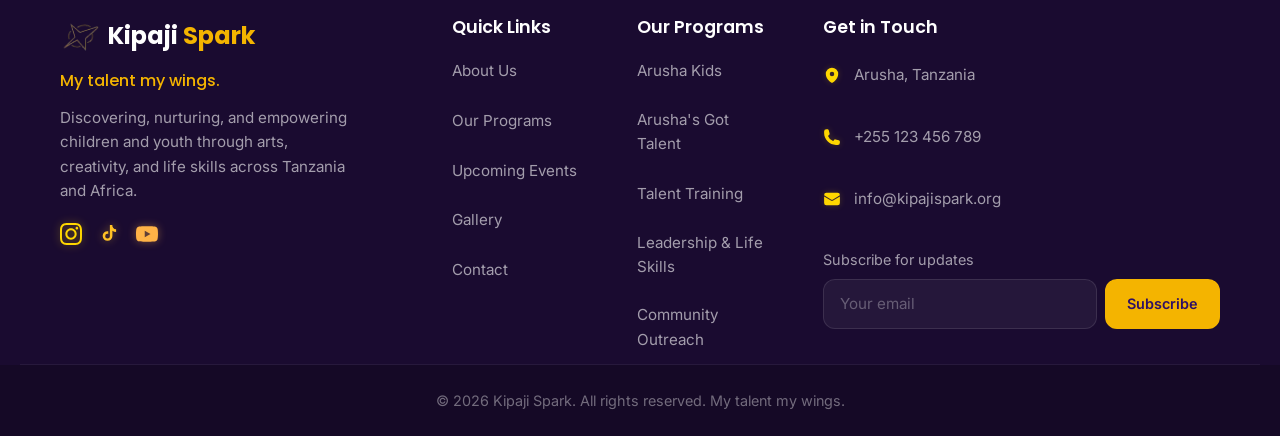
<file: gallery.html>
<!DOCTYPE html>
<html lang="en">
<head>
    <meta charset="UTF-8" />
    <meta name="viewport" content="width=device-width, initial-scale=1.0" />
    <title>Gallery — Kipaji Spark | Moments of Talent, Creativity & Growth</title>
    
    <!-- Google Fonts: Poppins & Inter -->
    <link rel="preconnect" href="https://fonts.googleapis.com" />
    <link rel="preconnect" href="https://fonts.gstatic.com" crossorigin />
    <link href="https://fonts.googleapis.com/css2?family=Inter:opsz,wght@14..32,400;14..32,500;14..32,600;14..32,700&family=Poppins:wght@400;500;600;700;800&display=swap" rel="stylesheet" />

    <!-- Main Global Styles -->
    <link rel="stylesheet" href="assets/css/style.css" />
    
    <!-- Page Specific Styles -->
    <link rel="stylesheet" href="assets/css/pages/gallery.css" />
    
    <!-- Responsive Styles -->
    <link rel="stylesheet" href="assets/css/responsive.css" />

    <!-- Font Awesome  -->
    <link rel="stylesheet" href="https://cdnjs.cloudflare.com/ajax/libs/font-awesome/6.4.0/css/all.min.css">
</head>
<body>

    <!-- ============================================ -->
    <!-- BACK TO TOP BUTTON                           -->
    <!-- ============================================ -->
    <button class="back-to-top" id="backToTop" aria-label="Scroll to top">
        <svg xmlns="http://www.w3.org/2000/svg" viewBox="0 0 24 24" fill="none" stroke="currentColor" stroke-width="2.5" stroke-linecap="round" stroke-linejoin="round">
            <path d="M12 19V5" />
            <path d="M5 12l7-7 7 7" />
        </svg>
    </button>

    <!-- ============================================ -->
    <!-- WHATSAPP FLOATING BUTTON                     -->
    <!-- ============================================ -->
    <a href="https://wa.me/255697091553?text=Hello%20Kipaji%20Spark%2C%20I%27d%20like%20to%20know%20more%20about%20your%20programs" 
    target="_blank" 
    rel="noopener noreferrer" 
    class="whatsapp-float" 
    id="whatsappFloat" 
    aria-label="Chat with us on WhatsApp">
        <svg xmlns="http://www.w3.org/2000/svg" viewBox="0 0 24 24" fill="currentColor">
            <path d="M17.472 14.382c-.297-.149-1.758-.867-2.03-.967-.273-.099-.471-.148-.67.15-.197.297-.767.966-.94 1.164-.173.199-.347.223-.644.075-.297-.15-1.255-.463-2.39-1.475-.883-.788-1.48-1.761-1.653-2.059-.173-.297-.018-.458.13-.606.134-.133.298-.347.446-.52.149-.174.198-.298.298-.497.099-.198.05-.371-.025-.52-.075-.149-.669-1.612-.916-2.207-.242-.579-.487-.5-.669-.51-.173-.008-.371-.01-.57-.01-.198 0-.52.074-.792.372-.272.297-1.04 1.016-1.04 2.479 0 1.462 1.065 2.875 1.213 3.074.149.198 2.096 3.2 5.077 4.487.709.306 1.262.489 1.694.625.712.227 1.36.195 1.871.118.571-.085 1.758-.719 2.006-1.413.248-.694.248-1.289.173-1.413-.074-.124-.272-.198-.57-.347m-5.421 7.403h-.004a9.87 9.87 0 01-5.031-1.378l-.361-.214-3.741.982.998-3.648-.235-.374a9.86 9.86 0 01-1.51-5.26c.001-5.45 4.436-9.884 9.888-9.884 2.64 0 5.122 1.03 6.988 2.898a9.825 9.825 0 012.893 6.994c-.003 5.45-4.437 9.884-9.885 9.884m8.413-18.297A11.815 11.815 0 0012.05 0C5.495 0 .16 5.335.157 11.892c0 2.096.547 4.142 1.588 5.945L.057 24l6.305-1.654a11.882 11.882 0 005.683 1.448h.005c6.554 0 11.89-5.335 11.893-11.893a11.821 11.821 0 00-3.48-8.413z"/>
        </svg>
    </a>

    <!-- ============================================ -->
    <!-- HEADER / NAVIGATION (Shared System)           -->
    <!-- ============================================ -->
    <header class="site-header" id="site-header">
        <div class="container header-container">
            <div class="logo-wrapper">
                <a href="index.html" class="logo-link">
                    <img src="assets/images/logo/logo.webp" alt="KIPAJI SPARK Logo" class="logo-icon">
                    <span class="logo-text">Kipaji <span class="logo-highlight">Spark</span></span>
                </a>
            </div>

            <nav class="main-nav" id="main-nav" aria-label="Main Navigation">
                <button class="nav-close-btn" id="navCloseBtn" aria-label="Close navigation menu">
                    <svg xmlns="http://www.w3.org/2000/svg" viewBox="0 0 24 24" fill="none" stroke="currentColor" stroke-width="2.5" stroke-linecap="round" stroke-linejoin="round">
                        <path d="M18 6L6 18" />
                        <path d="M6 6l12 12" />
                    </svg>
                </button>

                <div class="nav-content">
                    <ul class="nav-list">
                        <li class="nav-item"><a href="index.html" class="nav-link">Home</a></li>
                        <li class="nav-item"><a href="about.html" class="nav-link">About Us</a></li>
                        <li class="nav-item"><a href="programs.html" class="nav-link">Programs</a></li>
                        <li class="nav-item"><a href="events.html" class="nav-link">Events</a></li>
                        <li class="nav-item"><a href="gallery.html" class="nav-link active">Gallery</a></li>
                        <li class="nav-item"><a href="contact.html" class="nav-link">Contact</a></li>
                    </ul>
                    <div class="nav-actions">
                        <a href="donate.html" class="btn btn-primary btn-donate">Donate</a>
                    </div>
                </div>

                <div class="nav-social-footer">
                    <span class="social-label">Follow Us</span>
                    <div class="nav-social-icons">
                        <a href="https://www.instagram.com/kipajispark_tz?igsh=MXZ3b2w2d3JpbGo3bg==" target="_blank" rel="noopener noreferrer" aria-label="Follow on Instagram" class="social-link">
                            <svg xmlns="http://www.w3.org/2000/svg" viewBox="0 0 24 24" fill="currentColor">
                                <path d="M12 2.163c3.204 0 3.584.012 4.85.07 3.252.148 4.771 1.691 4.919 4.919.058 1.265.069 1.645.069 4.849 0 3.205-.012 3.584-.069 4.849-.149 3.225-1.664 4.771-4.919 4.919-1.266.058-1.644.07-4.85.07-3.204 0-3.584-.012-4.849-.07-3.26-.149-4.771-1.699-4.919-4.92-.058-1.265-.07-1.644-.07-4.849 0-3.204.013-3.583.07-4.849.149-3.227 1.664-4.771 4.919-4.919 1.266-.057 1.645-.069 4.849-.069zm0-2.163c-3.259 0-3.667.014-4.947.072-4.358.2-6.78 2.618-6.98 6.98-.059 1.281-.073 1.689-.073 4.948 0 3.259.014 3.668.072 4.948.2 4.358 2.618 6.78 6.98 6.98 1.281.058 1.689.072 4.948.072 3.259 0 3.668-.014 4.948-.072 4.354-.2 6.782-2.618 6.979-6.98.059-1.28.073-1.689.073-4.948 0-3.259-.014-3.667-.072-4.947-.196-4.354-2.617-6.78-6.979-6.98-1.281-.059-1.69-.073-4.949-.073zm0 5.838c-3.403 0-6.162 2.759-6.162 6.162s2.759 6.163 6.162 6.163 6.162-2.759 6.162-6.163c0-3.403-2.759-6.162-6.162-6.162zm0 10.162c-2.209 0-4-1.79-4-4 0-2.209 1.791-4 4-4s4 1.791 4 4c0 2.21-1.791 4-4 4zm6.406-11.845c-.796 0-1.441.645-1.441 1.44s.645 1.44 1.441 1.44c.795 0 1.439-.645 1.439-1.44s-.644-1.44-1.439-1.44z"/>
                            </svg>
                        </a>
                        <a href="https://www.tiktok.com/@kipajispark_tz?_r=1&_t=ZS-97y5X1iWm84" target="_blank" rel="noopener noreferrer" aria-label="Follow on TikTok" class="social-link">
                            <svg xmlns="http://www.w3.org/2000/svg" viewBox="0 0 24 24" fill="currentColor">
                                <path d="M19.589 6.686a4.093 4.093 0 0 1-3.98-4.436h-2.643v12.077a2.56 2.56 0 0 1-2.557 2.56 2.56 2.56 0 0 1-2.557-2.56 2.56 2.56 0 0 1 2.557-2.56c.272 0 .529.045.775.126V8.947a5.31 5.31 0 0 0-.775-.073 5.31 5.31 0 0 0-5.31 5.31 5.31 5.31 0 0 0 5.31 5.31 5.31 5.31 0 0 0 5.31-5.31V8.547a6.904 6.904 0 0 0 4.03 1.303V6.686c-.011 0-.022 0-.033 0z"/>
                            </svg>
                        </a>
                        <a href="https://youtube.com/@kipajispark?si=dhooBKffoszc910C" target="_blank" rel="noopener noreferrer" aria-label="Subscribe on YouTube" class="social-link">
                            <svg xmlns="http://www.w3.org/2000/svg" viewBox="0 0 24 24" fill="currentColor">
                                <path d="M23.498 6.186a3.016 3.016 0 0 0-2.122-2.136C19.505 3.545 12 3.545 12 3.545s-7.505 0-9.377.505A3.017 3.017 0 0 0 .502 6.186C0 8.07 0 12 0 12s0 3.93.502 5.814a3.016 3.016 0 0 0 2.122 2.136c1.871.505 9.376.505 9.376.505s7.505 0 9.377-.505a3.015 3.015 0 0 0 2.122-2.136C24 15.93 24 12 24 12s0-3.93-.502-5.814zM9.545 15.568V8.432L15.818 12l-6.273 3.568z"/>
                            </svg>
                        </a>
                    </div>
                </div>
            </nav>

            <button class="hamburger-menu" id="hamburger-menu" aria-label="Toggle navigation menu" aria-expanded="false">
                <span></span>
                <span></span>
                <span></span>
            </button>
        </div>
    </header>

    <div class="nav-overlay" id="nav-overlay" aria-hidden="true"></div>

    <main class="gallery-page">
        <!-- ============================================ -->
        <!-- 1) GALLERY PAGE HERO SECTION                  -->
        <!-- ============================================ -->
        <section class="page-hero gallery-hero">
            <div class="container">
                <div class="gallery-hero-grid">
                    <div class="gallery-hero-content reveal fade-up">
                        <span class="section-eyebrow">Gallery &amp; Moments</span>
                        <h1 class="section-title">Moments of creativity, courage, performance, and growth</h1>
                        <p class="section-desc">
                            Explore the visual journey of Kipaji Spark — from performances and workshops to mentorship sessions, 
                            outreach activities, and community celebrations where children and youth discover, express, and grow their talents.
                        </p>
                        <div class="hero-actions">
                            <a href="#gallery-grid" class="btn btn-primary btn-large">Explore the Gallery</a>
                            <a href="contact.html" class="btn btn-outline btn-large">Join Our Community</a>
                        </div>
                    </div>
                    <div class="gallery-hero-image reveal fade-up">
                        <div class="gallery-hero-collage">
                            <img src="assets/images/gallery/gallery-01.webp" alt="Young performers on stage at a Kipaji Spark event" class="collage-main" />
                            <img src="assets/images/gallery/gallery-02.webp" alt="Children engaged in a creative workshop session" class="collage-secondary" />
                            <div class="deco-shape deco-purple-blob"></div>
                        </div>
                    </div>
                </div>
            </div>
        </section>

        <!-- ============================================ -->
        <!-- 2) GALLERY INTRO / VISUAL STORY OVERVIEW       -->
        <!-- ============================================ -->
        <section class="gallery-intro-section section">
            <div class="container">
                <div class="gallery-intro-grid">
                    <div class="gallery-intro-content reveal fade-left">
                        <span class="section-eyebrow">Our Story in Moments</span>
                        <h2 class="section-title">A visual glimpse into talent, mentorship, and community</h2>
                        <p class="section-desc">
                            These photos reflect young people discovering confidence, creative expression in action, 
                            mentorship and training moments, event participation and performances, friendships, learning, 
                            and shared growth. Every image is a chapter in the Kipaji Spark story.
                        </p>
                    </div>
                    <div class="gallery-intro-sidecard reveal fade-right">
                        <div class="intro-focus-card">
                            <h4>What these moments represent</h4>
                            <ul class="focus-list">
                                <li><span class="focus-icon"><i class="fas fa-star"></i></span> Talent being seen</li>
                                <li><span class="focus-icon"><i class="fas fa-hand-fist"></i></span> Confidence being built</li>
                                <li><span class="focus-icon"><i class="fas fa-palette"></i></span> Creativity being nurtured</li>
                                <li><span class="focus-icon"><i class="fas fa-globe-americas"></i></span> Community being strengthened</li>
                                <li><span class="focus-icon"><i class="fas fa-brain"></i></span> Leadership and self-expression growing</li>
                            </ul>
                        </div>
                    </div>
                </div>
            </div>
        </section>

        <!-- ============================================ -->
        <!-- 3) FEATURED GALLERY HIGHLIGHTS / SPOTLIGHTS   -->
        <!-- ============================================ -->
        <section class="gallery-spotlights-section section bg-light">
            <div class="container">
                <div class="section-header centered reveal fade-up">
                    <span class="section-eyebrow">Featured Moments</span>
                    <h2 class="section-title">Explore the heart of Kipaji Spark through our spotlight collections</h2>
                </div>
                <div class="gallery-spotlights-grid">
                    <!-- Spotlight 1: Performances & Showcases -->
                    <article class="gallery-spotlight-card reveal fade-up">
                        <div class="spotlight-card-image">
                            <img src="assets/images/gallery/gallery-03.webp" alt="Young dancers performing on stage at a Kipaji Spark talent showcase" />
                        </div>
                        <div class="spotlight-card-body">
                            <h3 class="spotlight-card-title">Performances &amp; Showcases</h3>
                            <p class="spotlight-card-text">Moments on stage where children and youth shine, express themselves, and feel the power of being seen and celebrated.</p>
                            <a href="#gallery-grid" class="spotlight-card-link">View Moments →</a>
                        </div>
                    </article>

                    <!-- Spotlight 2: Workshops & Mentorship -->
                    <article class="gallery-spotlight-card reveal fade-up">
                        <div class="spotlight-card-image">
                            <img src="assets/images/gallery/gallery-04.webp" alt="Mentor guiding children during a creative workshop at Kipaji Spark" />
                        </div>
                        <div class="spotlight-card-body">
                            <h3 class="spotlight-card-title">Workshops &amp; Mentorship</h3>
                            <p class="spotlight-card-text">Behind-the-scenes learning, guidance, and skill-building where young talent is nurtured by caring mentors and coaches.</p>
                            <a href="#gallery-grid" class="spotlight-card-link">View Moments →</a>
                        </div>
                    </article>

                    <!-- Spotlight 3: Community & Celebration -->
                    <article class="gallery-spotlight-card reveal fade-up">
                        <div class="spotlight-card-image">
                            <img src="assets/images/gallery/gallery-05.webp" alt="Kipaji Spark community celebration with children, families, and mentors" />
                        </div>
                        <div class="spotlight-card-body">
                            <h3 class="spotlight-card-title">Community &amp; Celebration</h3>
                            <p class="spotlight-card-text">The joy of shared success, community support, and celebrations that bring families, schools, and partners together.</p>
                            <a href="#gallery-grid" class="spotlight-card-link">View Moments →</a>
                        </div>
                    </article>
                </div>
            </div>
        </section>

        <!-- ============================================ -->
        <!-- 4) GALLERY FILTER CONTROLS                     -->
        <!-- ============================================ -->
        <section class="gallery-filters-section section">
            <div class="container">
                <div class="gallery-filter-tabs reveal fade-up" role="tablist" aria-label="Gallery category filters">
                    <button class="gallery-filter-button is-active" data-filter="all" role="tab" aria-selected="true">All Moments</button>
                    <button class="gallery-filter-button" data-filter="performances" role="tab" aria-selected="false">Performances</button>
                    <button class="gallery-filter-button" data-filter="workshops" role="tab" aria-selected="false">Workshops</button>
                    <button class="gallery-filter-button" data-filter="mentorship" role="tab" aria-selected="false">Mentorship</button>
                    <button class="gallery-filter-button" data-filter="community" role="tab" aria-selected="false">Community</button>
                    <button class="gallery-filter-button" data-filter="events" role="tab" aria-selected="false">Events</button>
                    <button class="gallery-filter-button" data-filter="celebrations" role="tab" aria-selected="false">Celebrations</button>
                </div>
            </div>
        </section>

        <!-- ============================================ -->
        <!-- 5) MAIN GALLERY GRID / MASONRY COLLECTION      -->
        <!-- ============================================ -->
        <section class="gallery-grid-section section bg-light" id="gallery-grid">
            <div class="container">
                <div class="gallery-masonry-grid">
                    <!-- Gallery Item 1 -->
                    <div class="gallery-item reveal fade-up" data-category="performances">
                        <div class="gallery-item-image">
                            <img src="assets/images/gallery/gallery-06.webp" alt="Young performer singing confidently on stage" />
                        </div>
                        <div class="gallery-item-caption">
                            <span class="gallery-item-category">Performances</span>
                            <p class="gallery-item-label">Stage Confidence</p>
                        </div>
                    </div>

                    <!-- Gallery Item 2 -->
                    <div class="gallery-item reveal fade-up" data-category="workshops">
                        <div class="gallery-item-image">
                            <img src="assets/images/gallery/gallery-07.webp" alt="Children practicing dance moves during a workshop" />
                        </div>
                        <div class="gallery-item-caption">
                            <span class="gallery-item-category">Workshops</span>
                            <p class="gallery-item-label">Creative Practice</p>
                        </div>
                    </div>

                    <!-- Gallery Item 3 -->
                    <div class="gallery-item reveal fade-up" data-category="mentorship">
                        <div class="gallery-item-image">
                            <img src="assets/images/gallery/gallery-08.webp" alt="Mentor and young participant having a coaching conversation" />
                        </div>
                        <div class="gallery-item-caption">
                            <span class="gallery-item-category">Mentorship</span>
                            <p class="gallery-item-label">Guided Growth</p>
                        </div>
                    </div>

                    <!-- Gallery Item 4 -->
                    <div class="gallery-item reveal fade-up" data-category="community">
                        <div class="gallery-item-image">
                            <img src="assets/images/gallery/gallery-09.webp" alt="Families and community members at a Kipaji Spark event" />
                        </div>
                        <div class="gallery-item-caption">
                            <span class="gallery-item-category">Community</span>
                            <p class="gallery-item-label">Together We Grow</p>
                        </div>
                    </div>

                    <!-- Gallery Item 5 -->
                    <div class="gallery-item reveal fade-up" data-category="events">
                        <div class="gallery-item-image">
                            <img src="assets/images/gallery/gallery-10.webp" alt="Excited audience at a youth talent event" />
                        </div>
                        <div class="gallery-item-caption">
                            <span class="gallery-item-category">Events</span>
                            <p class="gallery-item-label">Event Energy</p>
                        </div>
                    </div>

                    <!-- Gallery Item 6 -->
                    <div class="gallery-item reveal fade-up" data-category="celebrations">
                        <div class="gallery-item-image">
                            <img src="assets/images/gallery/gallery-11.webp" alt="Young participants celebrating after a successful performance" />
                        </div>
                        <div class="gallery-item-caption">
                            <span class="gallery-item-category">Celebrations</span>
                            <p class="gallery-item-label">Joyful Achievement</p>
                        </div>
                    </div>

                    <!-- Gallery Item 7 -->
                    <div class="gallery-item reveal fade-up" data-category="performances">
                        <div class="gallery-item-image">
                            <img src="assets/images/gallery/gallery-12.webp" alt="Group of children performing a dance routine" />
                        </div>
                        <div class="gallery-item-caption">
                            <span class="gallery-item-category">Performances</span>
                            <p class="gallery-item-label">Team Performance</p>
                        </div>
                    </div>

                    <!-- Gallery Item 8 -->
                    <div class="gallery-item reveal fade-up" data-category="workshops">
                        <div class="gallery-item-image">
                            <img src="assets/images/gallery/gallery-13.webp" alt="Creative work during a youth workshop" />
                        </div>
                        <div class="gallery-item-caption">
                            <span class="gallery-item-category">Workshops</span>
                            <p class="gallery-item-label">Creative Exploration</p>
                        </div>
                    </div>

                    <!-- Gallery Item 9 -->
                    <div class="gallery-item reveal fade-up" data-category="mentorship">
                        <div class="gallery-item-image">
                            <img src="assets/images/gallery/gallery-14.webp" alt="Group mentorship session with young participants" />
                        </div>
                        <div class="gallery-item-caption">
                            <span class="gallery-item-category">Mentorship</span>
                            <p class="gallery-item-label">Learning Together</p>
                        </div>
                    </div>

                    <!-- Gallery Item 10 -->
                    <div class="gallery-item reveal fade-up" data-category="community">
                        <div class="gallery-item-image">
                            <img src="assets/images/gallery/gallery-15.webp" alt="Kipaji Spark outreach activity in a local school" />
                        </div>
                        <div class="gallery-item-caption">
                            <span class="gallery-item-category">Community</span>
                            <p class="gallery-item-label">School Outreach</p>
                        </div>
                    </div>

                    <!-- Gallery Item 11 -->
                    <div class="gallery-item reveal fade-up" data-category="events">
                        <div class="gallery-item-image">
                            <img src="assets/images/gallery/gallery-16.webp" alt="Young talent performing at an Arusha event" />
                        </div>
                        <div class="gallery-item-caption">
                            <span class="gallery-item-category">Events</span>
                            <p class="gallery-item-label">Arusha's Got Talent</p>
                        </div>
                    </div>

                    <!-- Gallery Item 12 -->
                    <div class="gallery-item reveal fade-up" data-category="celebrations">
                        <div class="gallery-item-image">
                            <img src="assets/images/gallery/gallery-17.webp" alt="Group photo of mentors" />
                        </div>
                        <div class="gallery-item-caption">
                            <span class="gallery-item-category">Celebrations</span>
                            <p class="gallery-item-label">Shared Success</p>
                        </div>
                    </div>
                </div>
            </div>
        </section>

        <!-- ============================================ -->
        <!-- 6) IMPACT THROUGH IMAGES / STORY SECTION       -->
        <!-- ============================================ -->
        <section class="gallery-impact-section section">
            <div class="container">
                <div class="gallery-impact-grid">
                    <div class="gallery-impact-content reveal fade-left">
                        <span class="section-eyebrow">Beyond the Images</span>
                        <h2 class="section-title">Behind every moment is growth, courage, and possibility</h2>
                        <p class="section-desc">
                            The photographs in this gallery represent more than just activities. They capture confidence 
                            growing through performance, learning happening in workshops and mentorship sessions, creativity 
                            being nurtured, young people finding their voice, and supportive communities being built around talent.
                        </p>
                        <p class="section-desc">
                            Every image is a reminder that when children and youth are given safe spaces, encouragement, 
                            mentorship, and platforms to express themselves, they transform — and their communities transform with them.
                        </p>
                    </div>
                    <div class="gallery-impact-image reveal fade-right">
                        <img src="assets/images/gallery/gallery-18.webp" alt="Children and mentors sharing a joyful moment at Kipaji Spark" />
                    </div>
                </div>
            </div>
        </section>

        <!-- ============================================ -->
        <!-- 7) QUOTE / MEMORY STRIP                        -->
        <!-- ============================================ -->
        <section class="gallery-quote-strip section bg-light">
            <div class="container reveal fade-up">
                <div class="quote-strip-grid">
                    <div class="quote-strip-item">
                        <p class="quote-strip-text">“Every performance is a step in confidence.”</p>
                    </div>
                    <div class="quote-strip-item">
                        <p class="quote-strip-text">“Talent grows when it is seen, nurtured, and celebrated.”</p>
                    </div>
                    <div class="quote-strip-item">
                        <p class="quote-strip-text">“Kipaji Spark creates spaces where young voices can rise.”</p>
                    </div>
                </div>
            </div>
        </section>

        <!-- ============================================ -->
        <!-- 8) CTA BANNER SECTION (Shared System)         -->
        <!-- ============================================ -->
        <section class="cta-banner-section">
            <div class="container cta-banner-container reveal fade-up">
                <div class="cta-banner-content">
                    <h2 class="cta-banner-title">Help us create more moments where young talent can shine</h2>
                    <p class="cta-banner-desc">
                        Whether you're a parent, school, mentor, partner, or supporter, you can help bring more inspiring 
                        experiences and opportunities to children and youth through Kipaji Spark.
                    </p>
                    <div class="cta-banner-actions">
                        <a href="contact.html" class="btn btn-primary btn-large">Get Involved</a>
                        <a href="contact.html" class="btn btn-outline-light btn-large">Contact Us</a>
                    </div>
                </div>
            </div>
        </section>
    </main>

    <!-- ============================================ -->
    <!-- FOOTER (Shared System, identical to Home)     -->
    <!-- ============================================ -->
    <footer class="site-footer">
        <div class="container footer-container">
            <div class="footer-column footer-brand">
                <div class="footer-logo">
                    <img src="assets/images/logo/logo.webp" alt="KIPAJI SPARK Logo" class="logo-icon">
                    <span class="logo-text">Kipaji <span class="logo-highlight">Spark</span></span>
                </div>
                <p class="footer-tagline">My talent my wings.</p>
                <p class="footer-desc">Discovering, nurturing, and empowering children and youth through arts, creativity, and life skills across Tanzania and Africa.</p>
                <div class="footer-socials">
                    <a href="https://www.instagram.com/kipajispark_tz?igsh=MXZ3b2w2d3JpbGo3bg==" target="_blank" rel="noopener noreferrer" aria-label="Follow KIPAJI SPARK on Instagram" class="social-link">
                        <svg xmlns="http://www.w3.org/2000/svg" viewBox="0 0 24 24" fill="currentColor" class="social-icon"><path d="M12 2.163c3.204 0 3.584.012 4.85.07 3.252.148 4.771 1.691 4.919 4.919.058 1.265.069 1.645.069 4.849 0 3.205-.012 3.584-.069 4.849-.149 3.225-1.664 4.771-4.919 4.919-1.266.058-1.644.07-4.85.07-3.204 0-3.584-.012-4.849-.07-3.26-.149-4.771-1.699-4.919-4.92-.058-1.265-.07-1.644-.07-4.849 0-3.204.013-3.583.07-4.849.149-3.227 1.664-4.771 4.919-4.919 1.266-.057 1.645-.069 4.849-.069zm0-2.163c-3.259 0-3.667.014-4.947.072-4.358.2-6.78 2.618-6.98 6.98-.059 1.281-.073 1.689-.073 4.948 0 3.259.014 3.668.072 4.948.2 4.358 2.618 6.78 6.98 6.98 1.281.058 1.689.072 4.948.072 3.259 0 3.668-.014 4.948-.072 4.354-.2 6.782-2.618 6.979-6.98.059-1.28.073-1.689.073-4.948 0-3.259-.014-3.667-.072-4.947-.196-4.354-2.617-6.78-6.979-6.98-1.281-.059-1.69-.073-4.949-.073zm0 5.838c-3.403 0-6.162 2.759-6.162 6.162s2.759 6.163 6.162 6.163 6.162-2.759 6.162-6.163c0-3.403-2.759-6.162-6.162-6.162zm0 10.162c-2.209 0-4-1.79-4-4 0-2.209 1.791-4 4-4s4 1.791 4 4c0 2.21-1.791 4-4 4zm6.406-11.845c-.796 0-1.441.645-1.441 1.44s.645 1.44 1.441 1.44c.795 0 1.439-.645 1.439-1.44s-.644-1.44-1.439-1.44z"/></svg>
                    </a>
                    <a href="https://www.tiktok.com/@kipajispark_tz?_r=1&_t=ZS-97y5X1iWm84" target="_blank" rel="noopener noreferrer" aria-label="Follow KIPAJI SPARK on TikTok" class="social-link">
                        <svg xmlns="http://www.w3.org/2000/svg" viewBox="0 0 24 24" fill="currentColor" class="social-icon">
                            <path d="M19.589 6.686a4.093 4.093 0 0 1-3.98-4.436h-2.643v12.077a2.56 2.56 0 0 1-2.557 2.56 2.56 2.56 0 0 1-2.557-2.56 2.56 2.56 0 0 1 2.557-2.56c.272 0 .529.045.775.126V8.947a5.31 5.31 0 0 0-.775-.073 5.31 5.31 0 0 0-5.31 5.31 5.31 5.31 0 0 0 5.31 5.31 5.31 5.31 0 0 0 5.31-5.31V8.547a6.904 6.904 0 0 0 4.03 1.303V6.686c-.011 0-.022 0-.033 0z"/>
                        </svg>
                    </a>
                    <a href="https://youtube.com/@kipajispark?si=dhooBKffoszc910C" target="_blank" rel="noopener noreferrer" aria-label="Subscribe to KIPAJI SPARK on YouTube" class="social-link">
                        <svg xmlns="http://www.w3.org/2000/svg" viewBox="0 0 24 24" fill="currentColor" class="social-icon"><path d="M23.498 6.186a3.016 3.016 0 0 0-2.122-2.136C19.505 3.545 12 3.545 12 3.545s-7.505 0-9.377.505A3.017 3.017 0 0 0 .502 6.186C0 8.07 0 12 0 12s0 3.93.502 5.814a3.016 3.016 0 0 0 2.122 2.136c1.871.505 9.376.505 9.376.505s7.505 0 9.377-.505a3.015 3.015 0 0 0 2.122-2.136C24 15.93 24 12 24 12s0-3.93-.502-5.814zM9.545 15.568V8.432L15.818 12l-6.273 3.568z"/></svg>
                    </a>
                </div>
            </div>

            <div class="footer-column">
                <h4 class="footer-heading">Quick Links</h4>
                <ul class="footer-links">
                    <li><a href="about.html">About Us</a></li>
                    <li><a href="programs.html">Our Programs</a></li>
                    <li><a href="events.html">Upcoming Events</a></li>
                    <li><a href="gallery.html">Gallery</a></li>
                    <li><a href="contact.html">Contact</a></li>
                </ul>
            </div>

            <div class="footer-column">
                <h4 class="footer-heading">Our Programs</h4>
                <ul class="footer-links">
                    <li><a href="programs.html">Arusha Kids</a></li>
                    <li><a href="programs.html">Arusha's Got Talent</a></li>
                    <li><a href="programs.html">Talent Training</a></li>
                    <li><a href="programs.html">Leadership &amp; Life Skills</a></li>
                    <li><a href="programs.html">Community Outreach</a></li>
                </ul>
            </div>

            <div class="footer-column">
                <h4 class="footer-heading">Get in Touch</h4>
                <ul class="footer-contact">
                    <li>
                        <svg xmlns="http://www.w3.org/2000/svg" viewBox="0 0 24 24" fill="currentColor" class="contact-icon"><path fill-rule="evenodd" d="m11.54 22.351.07.04.028.016a.76.76 0 0 0 .723 0l.028-.015.071-.041a16.975 16.975 0 0 0 1.144-.742 19.58 19.58 0 0 0 2.683-2.282c1.944-1.99 3.963-4.98 3.963-8.827a8.25 8.25 0 0 0-16.5 0c0 3.846 2.02 6.837 3.963 8.827a19.58 19.58 0 0 0 2.682 2.282 16.975 16.975 0 0 0 1.145.742ZM12 13.5a3 3 0 1 0 0-6 3 3 0 0 0 0 6Z" clip-rule="evenodd" /></svg>
                        <span>Arusha, Tanzania</span>
                    </li>
                    <li>
                        <svg xmlns="http://www.w3.org/2000/svg" viewBox="0 0 24 24" fill="currentColor" class="contact-icon"><path fill-rule="evenodd" d="M1.5 4.5a3 3 0 0 1 3-3h1.372c.86 0 1.61.586 1.819 1.42l1.105 4.423a1.875 1.875 0 0 1-.694 1.955l-1.293.97c-.135.101-.164.249-.126.352a11.285 11.285 0 0 0 6.697 6.697c.103.038.25.009.352-.126l.97-1.293a1.875 1.875 0 0 1 1.955-.694l4.423 1.105c.834.209 1.42.959 1.42 1.82V19.5a3 3 0 0 1-3 3h-2.25C8.552 22.5 1.5 15.448 1.5 6.75V4.5Z" clip-rule="evenodd" /></svg>
                        <span>+255 123 456 789</span>
                    </li>
                    <li>
                        <svg xmlns="http://www.w3.org/2000/svg" viewBox="0 0 24 24" fill="currentColor" class="contact-icon"><path d="M1.5 8.67v8.58a3 3 0 0 0 3 3h15a3 3 0 0 0 3-3V8.67l-8.928 5.493a3 3 0 0 1-3.144 0L1.5 8.67Z" /><path d="M22.5 6.908V6.75a3 3 0 0 0-3-3h-15a3 3 0 0 0-3 3v.158l9.714 5.978a1.5 1.5 0 0 0 1.572 0L22.5 6.908Z" /></svg>
                        <span>info@kipajispark.org</span>
                    </li>
                </ul>
                <div class="footer-newsletter">
                    <label for="newsletter-email">Subscribe for updates</label>
                    <div class="newsletter-form">
                        <input type="email" id="newsletter-email" placeholder="Your email" />
                        <button type="submit" class="btn btn-primary">Subscribe</button>
                    </div>
                </div>
            </div>
        </div>
        <div class="footer-bottom">
            <div class="container">
                <p>&copy; 2026 Kipaji Spark. All rights reserved. My talent my wings.</p>
            </div>
        </div>
    </footer>

    <!-- ============================================ -->
    <!-- JAVASCRIPT                                    -->
    <!-- ============================================ -->
    <script src="assets/js/main.js"></script>
    <script src="assets/js/animations.js"></script>
    <script src="assets/js/pages/gallery.js"></script>
</body>
</html>
</file>
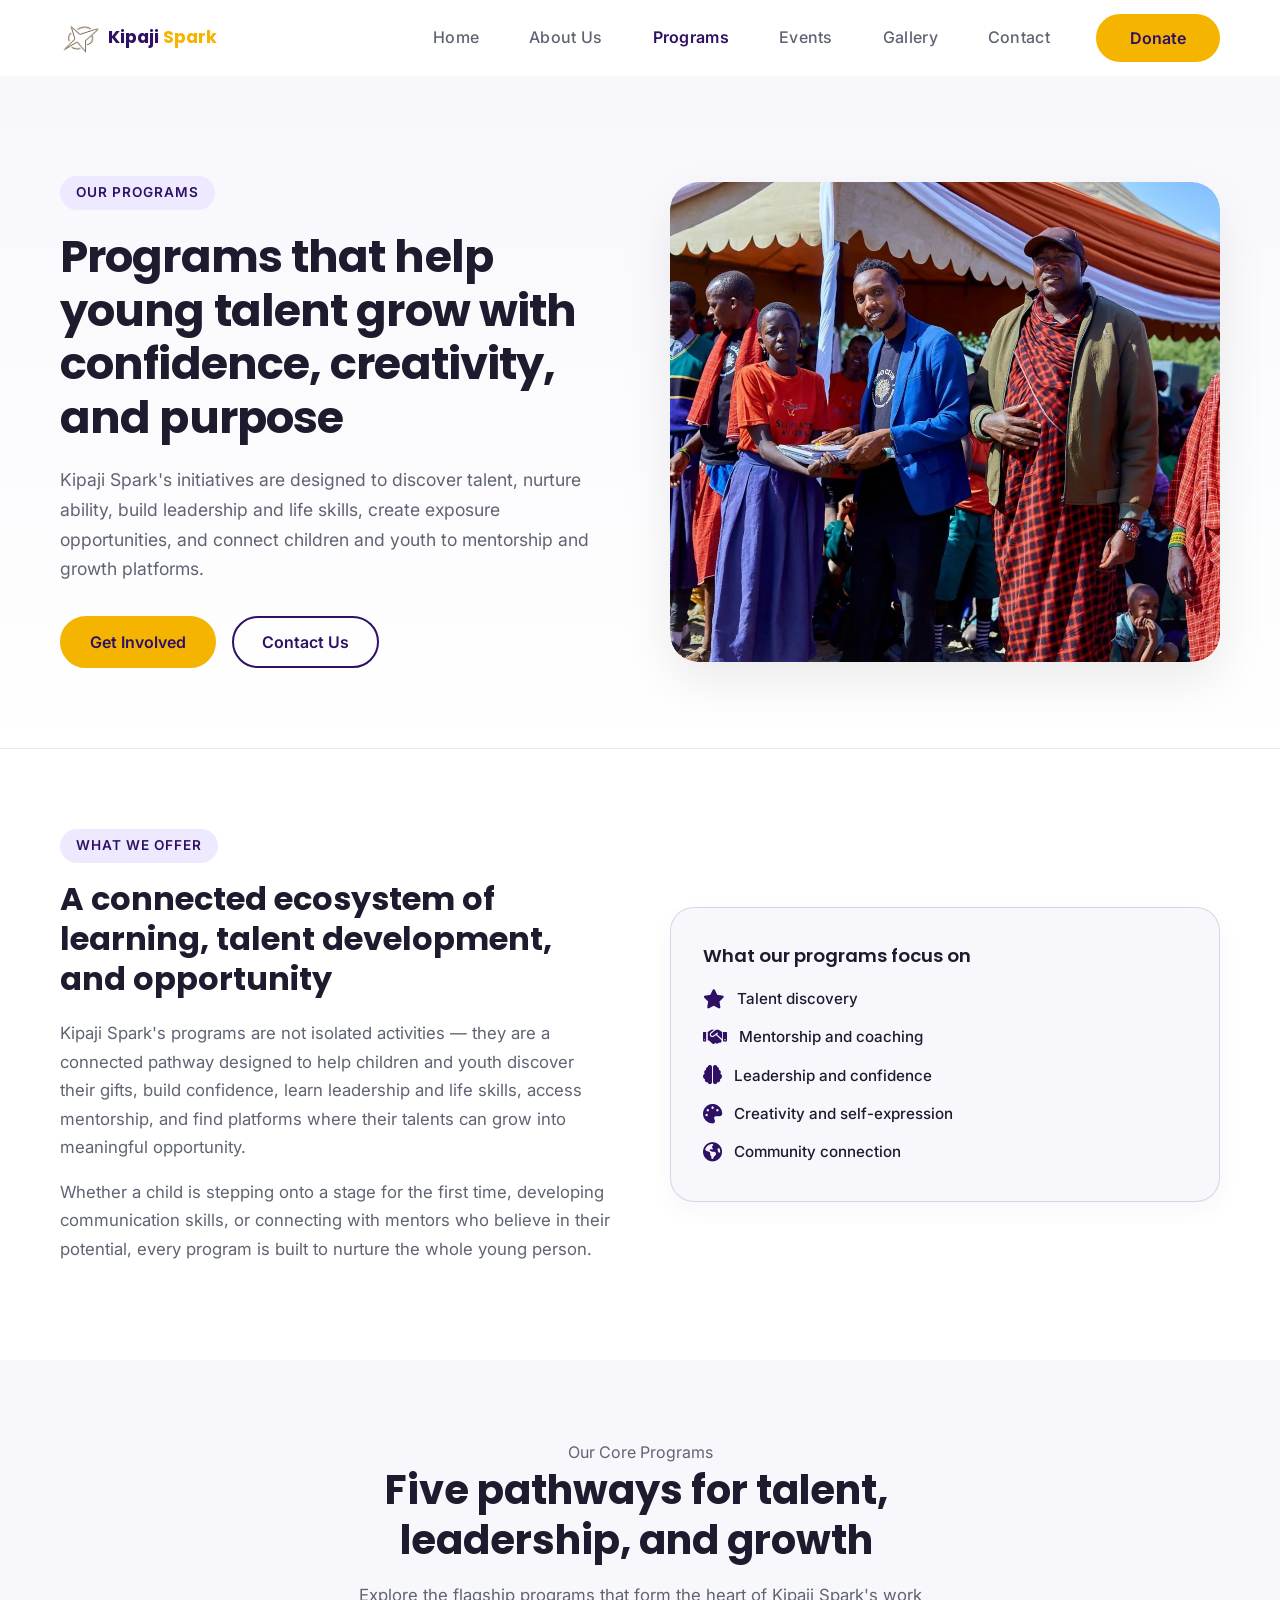
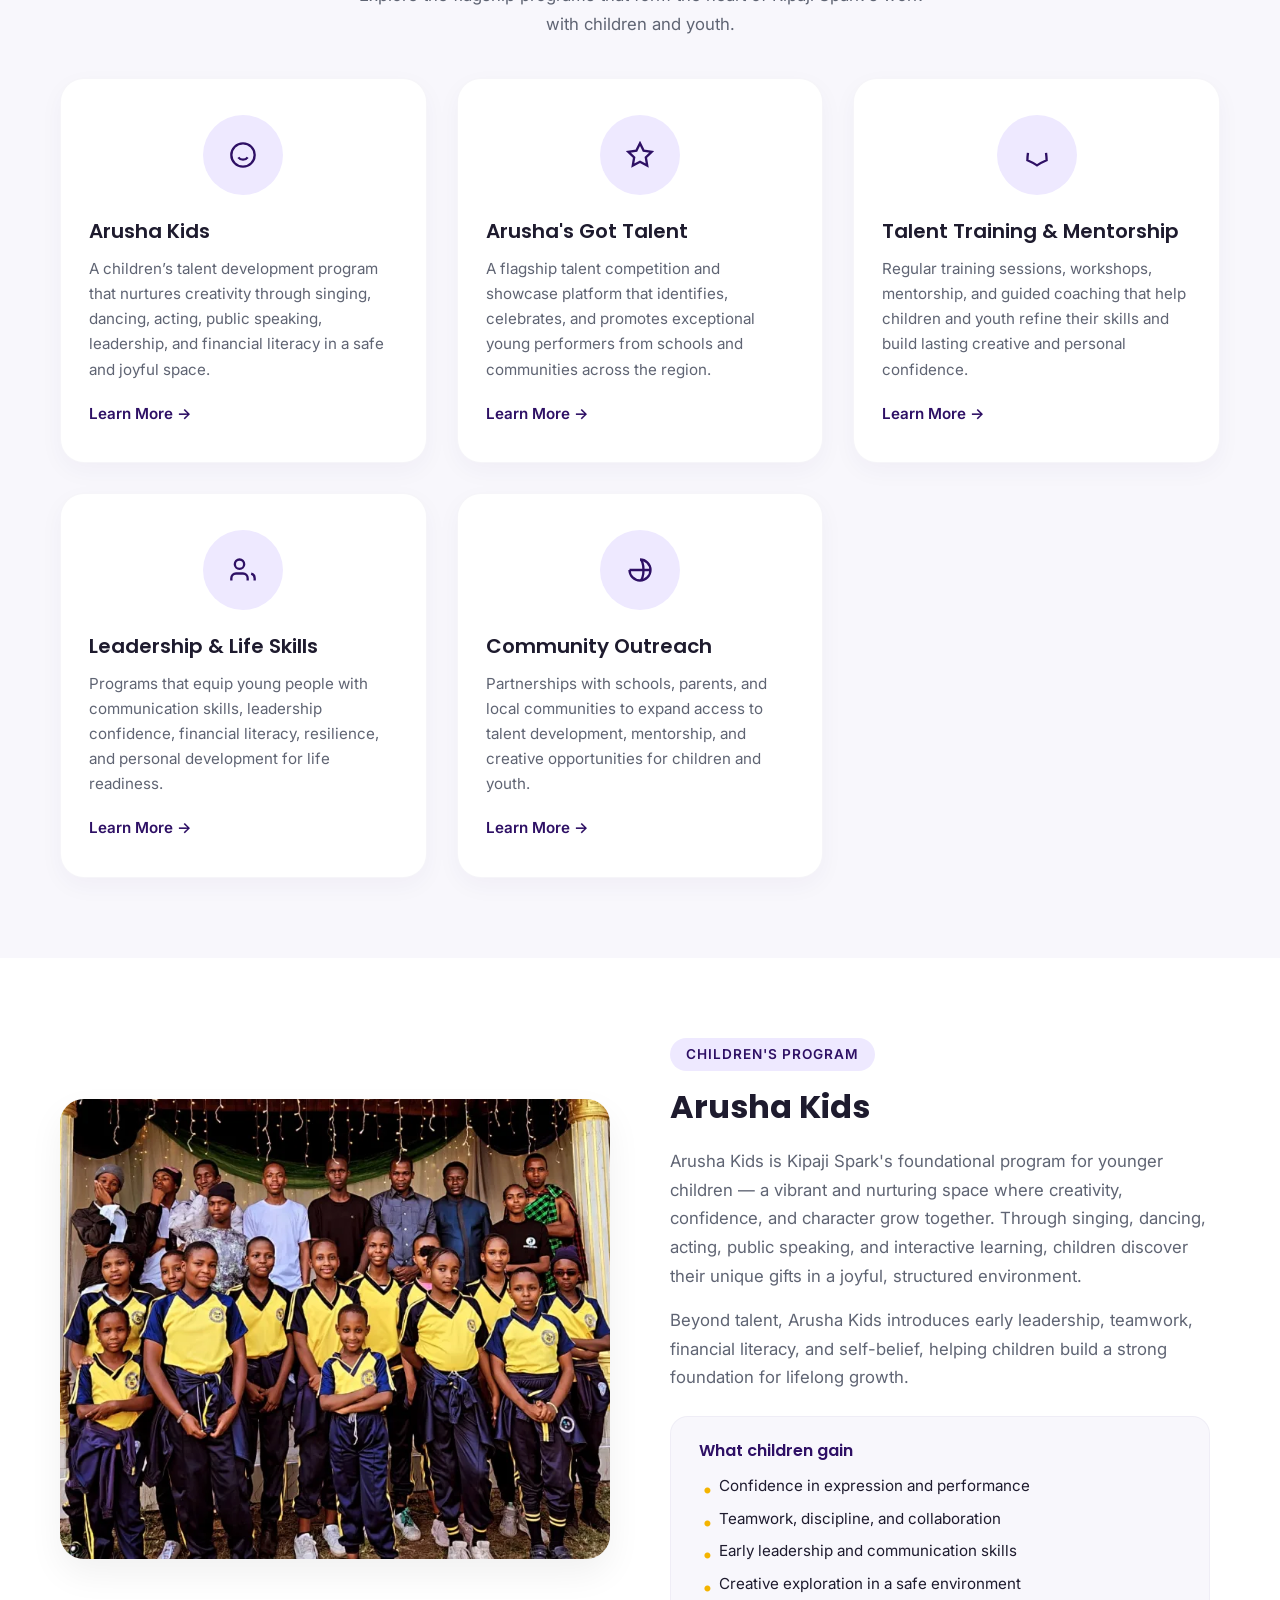
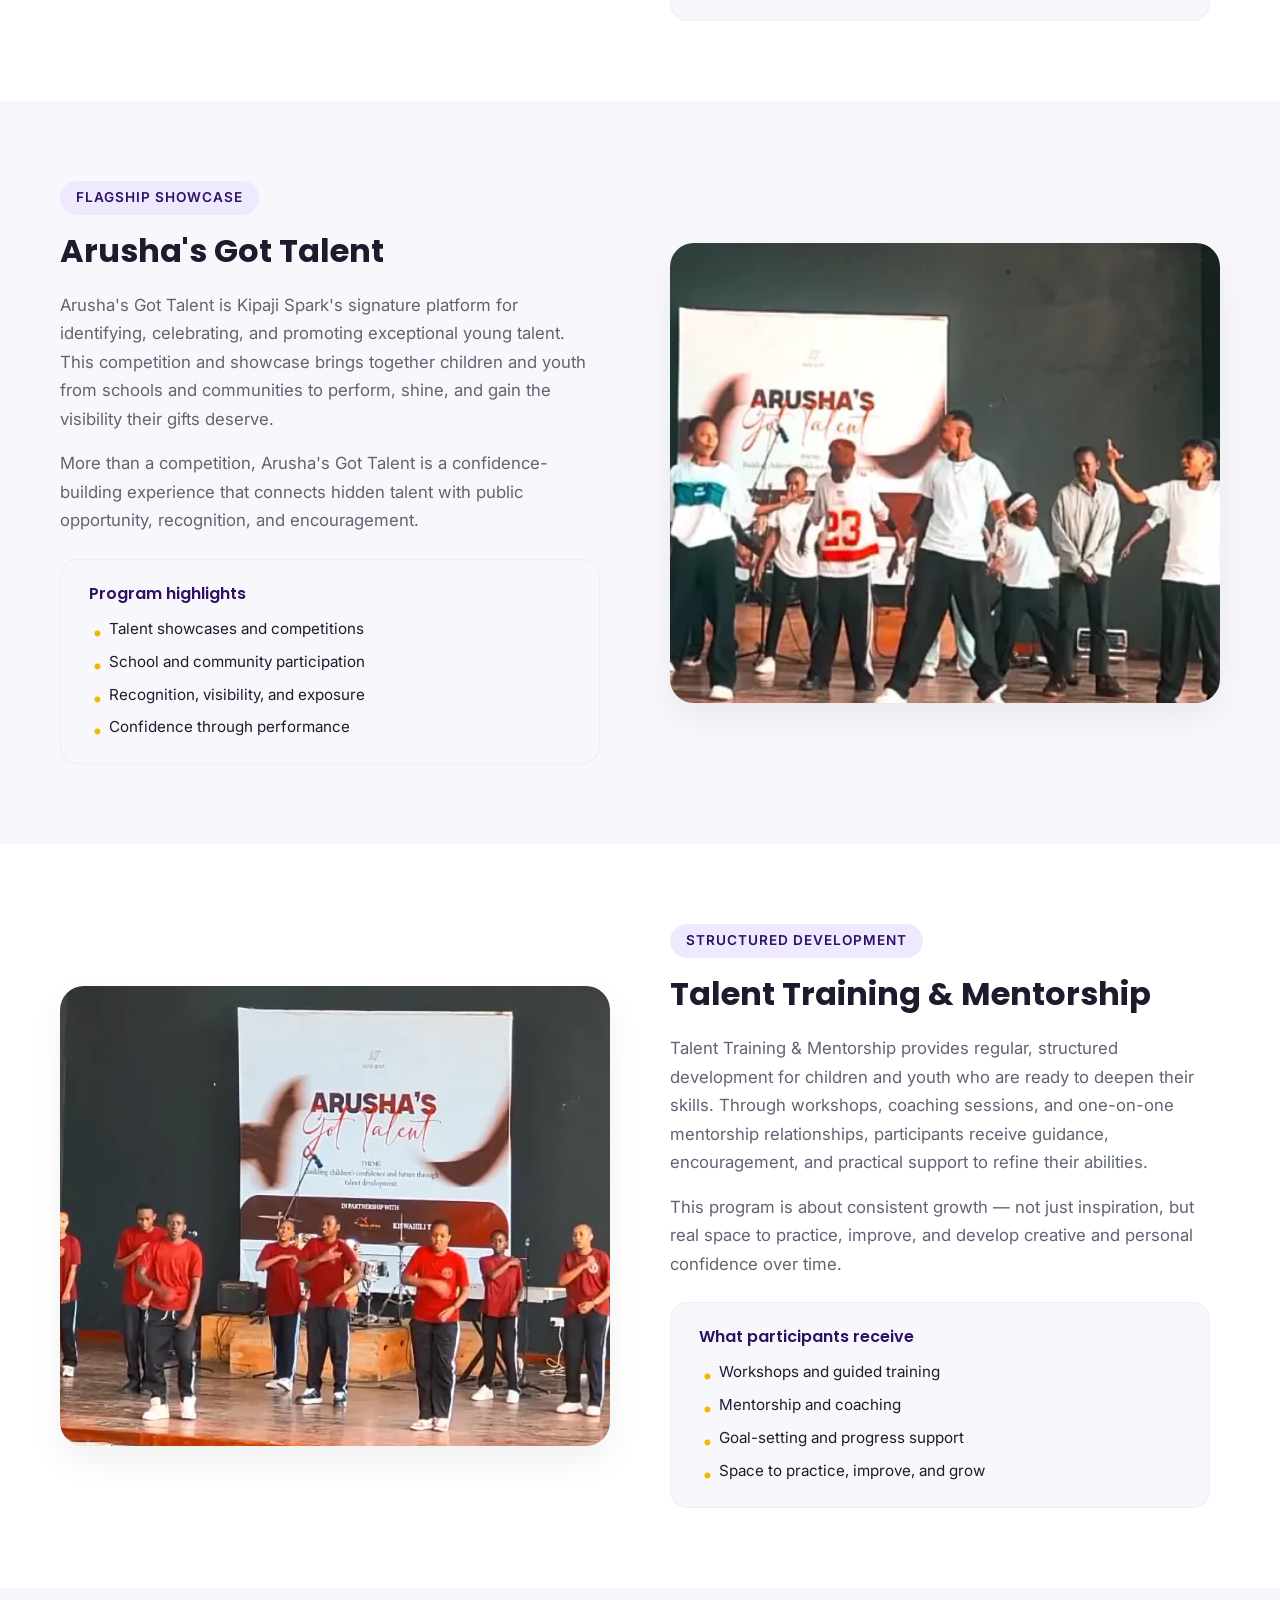
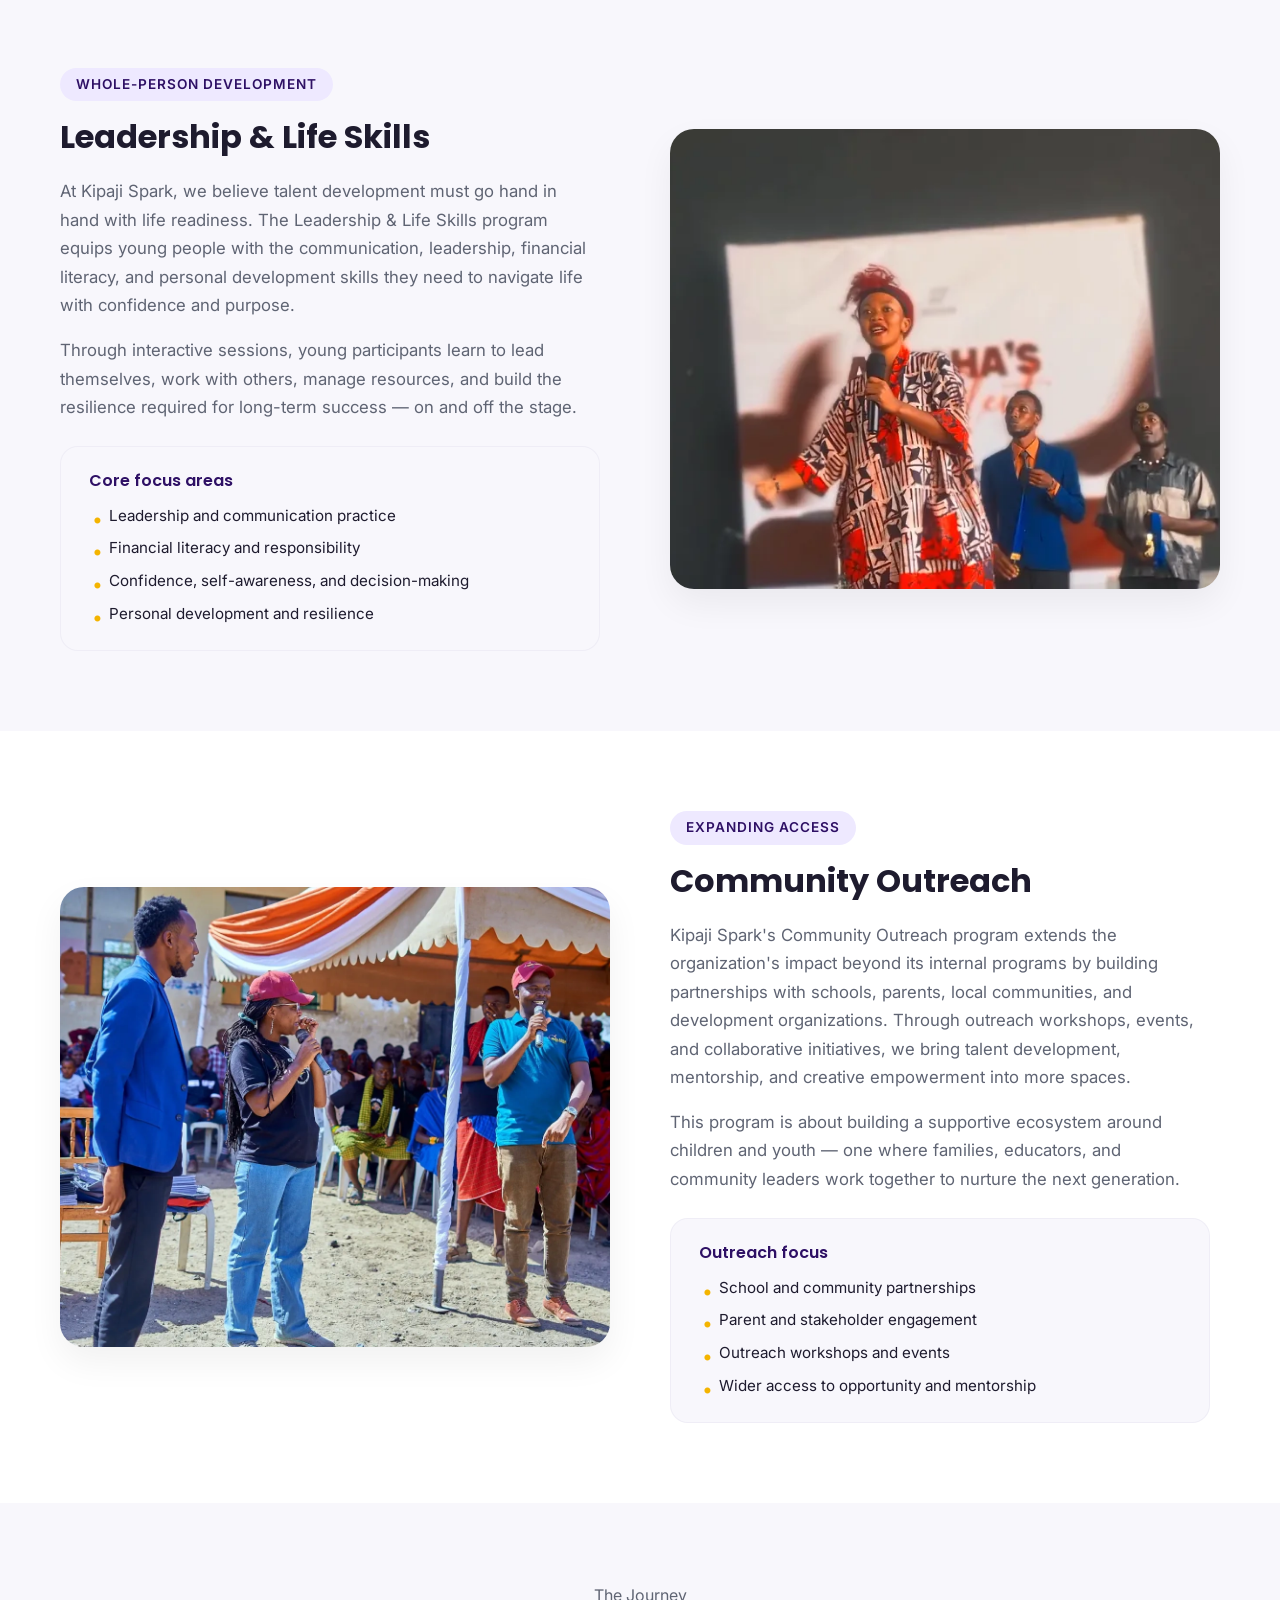
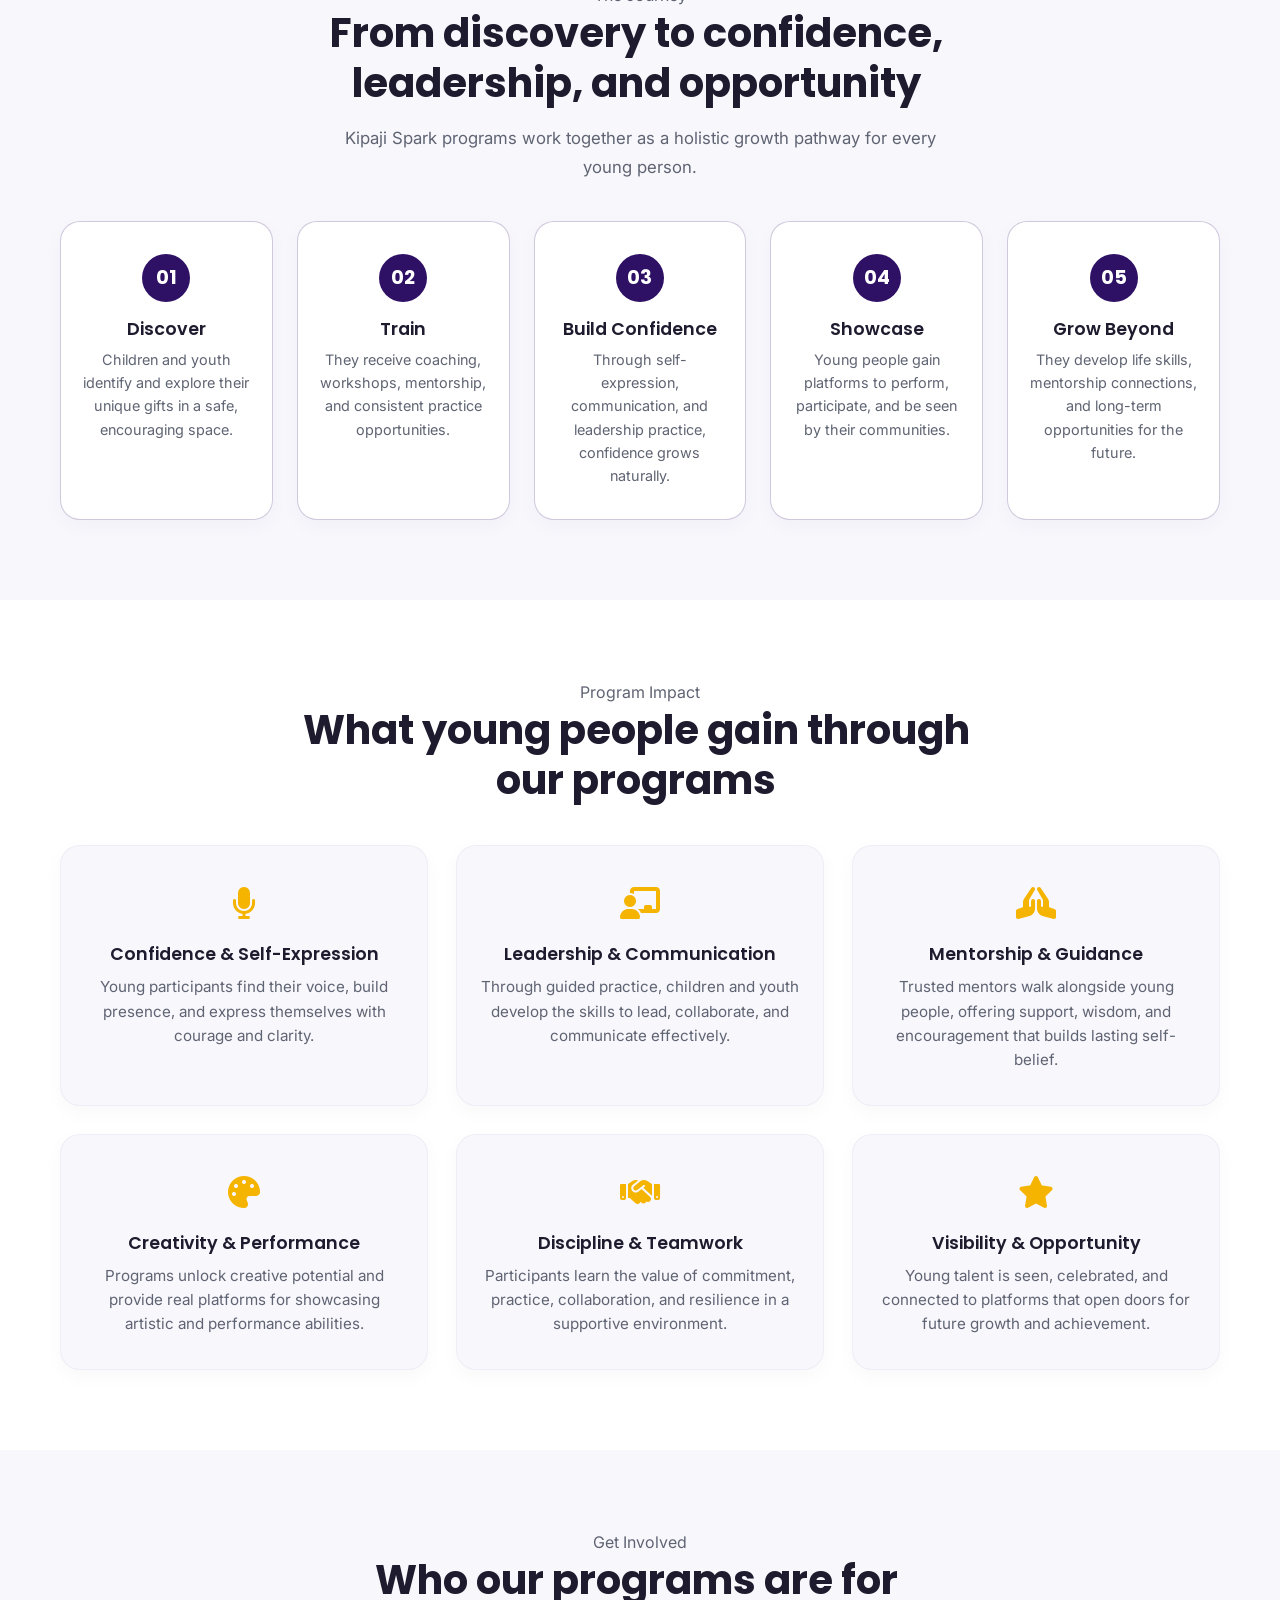
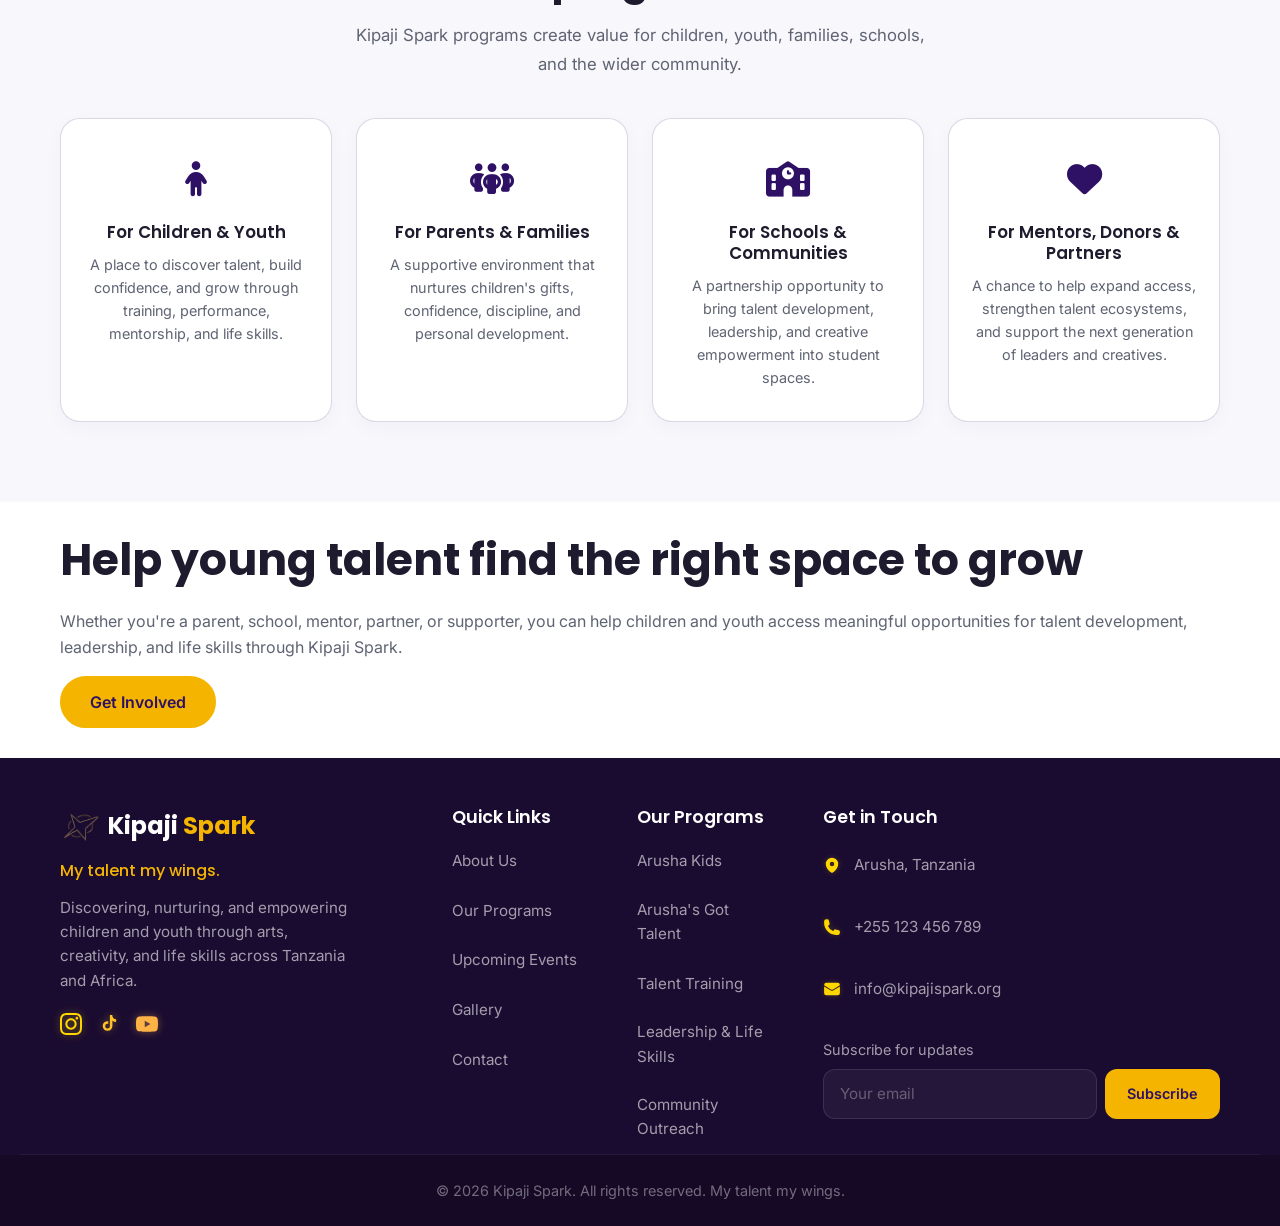
<file: programs.html>
<!DOCTYPE html>
<html lang="en">
<head>
    <meta charset="UTF-8" />
    <meta name="viewport" content="width=device-width, initial-scale=1.0" />
    <title>Programs — Kipaji Spark | Talent, Leadership & Growth</title>
    
    <!-- Google Fonts: Poppins & Inter -->
    <link rel="preconnect" href="https://fonts.googleapis.com" />
    <link rel="preconnect" href="https://fonts.gstatic.com" crossorigin />
    <link href="https://fonts.googleapis.com/css2?family=Inter:opsz,wght@14..32,400;14..32,500;14..32,600;14..32,700&family=Poppins:wght@400;500;600;700;800&display=swap" rel="stylesheet" />

    <!-- Main Global Styles -->
    <link rel="stylesheet" href="assets/css/style.css" />
    
    <!-- Page Specific Styles -->
    <link rel="stylesheet" href="assets/css/pages/programs.css" />
    
    <!-- Responsive Styles -->
    <link rel="stylesheet" href="assets/css/responsive.css" />

    <!-- Font Awesome for Icons -->
    <link rel="stylesheet" href="https://cdnjs.cloudflare.com/ajax/libs/font-awesome/6.4.0/css/all.min.css">
</head>
<body>

    <!-- ============================================ -->
    <!-- BACK TO TOP BUTTON                           -->
    <!-- ============================================ -->
    <button class="back-to-top" id="backToTop" aria-label="Scroll to top">
        <svg xmlns="http://www.w3.org/2000/svg" viewBox="0 0 24 24" fill="none" stroke="currentColor" stroke-width="2.5" stroke-linecap="round" stroke-linejoin="round">
            <path d="M12 19V5" />
            <path d="M5 12l7-7 7 7" />
        </svg>
    </button>

    <!-- ============================================ -->
    <!-- WHATSAPP FLOATING BUTTON                     -->
    <!-- ============================================ -->
    <a href="https://wa.me/255697091553?text=Hello%20Kipaji%20Spark%2C%20I%27d%20like%20to%20know%20more%20about%20your%20programs" 
    target="_blank" 
    rel="noopener noreferrer" 
    class="whatsapp-float" 
    id="whatsappFloat" 
    aria-label="Chat with us on WhatsApp">
        <svg xmlns="http://www.w3.org/2000/svg" viewBox="0 0 24 24" fill="currentColor">
            <path d="M17.472 14.382c-.297-.149-1.758-.867-2.03-.967-.273-.099-.471-.148-.67.15-.197.297-.767.966-.94 1.164-.173.199-.347.223-.644.075-.297-.15-1.255-.463-2.39-1.475-.883-.788-1.48-1.761-1.653-2.059-.173-.297-.018-.458.13-.606.134-.133.298-.347.446-.52.149-.174.198-.298.298-.497.099-.198.05-.371-.025-.52-.075-.149-.669-1.612-.916-2.207-.242-.579-.487-.5-.669-.51-.173-.008-.371-.01-.57-.01-.198 0-.52.074-.792.372-.272.297-1.04 1.016-1.04 2.479 0 1.462 1.065 2.875 1.213 3.074.149.198 2.096 3.2 5.077 4.487.709.306 1.262.489 1.694.625.712.227 1.36.195 1.871.118.571-.085 1.758-.719 2.006-1.413.248-.694.248-1.289.173-1.413-.074-.124-.272-.198-.57-.347m-5.421 7.403h-.004a9.87 9.87 0 01-5.031-1.378l-.361-.214-3.741.982.998-3.648-.235-.374a9.86 9.86 0 01-1.51-5.26c.001-5.45 4.436-9.884 9.888-9.884 2.64 0 5.122 1.03 6.988 2.898a9.825 9.825 0 012.893 6.994c-.003 5.45-4.437 9.884-9.885 9.884m8.413-18.297A11.815 11.815 0 0012.05 0C5.495 0 .16 5.335.157 11.892c0 2.096.547 4.142 1.588 5.945L.057 24l6.305-1.654a11.882 11.882 0 005.683 1.448h.005c6.554 0 11.89-5.335 11.893-11.893a11.821 11.821 0 00-3.48-8.413z"/>
        </svg>
    </a>

    <!-- ============================================ -->
    <!-- HEADER / NAVIGATION (Shared System)           -->
    <!-- ============================================ -->
    <header class="site-header" id="site-header">
        <div class="container header-container">
            <div class="logo-wrapper">
                <a href="index.html" class="logo-link">
                    <img src="assets/images/logo/logo.webp" alt="KIPAJI SPARK Logo" class="logo-icon">
                    <span class="logo-text">Kipaji <span class="logo-highlight">Spark</span></span>
                </a>
            </div>

            <nav class="main-nav" id="main-nav" aria-label="Main Navigation">
                <button class="nav-close-btn" id="navCloseBtn" aria-label="Close navigation menu">
                    <svg xmlns="http://www.w3.org/2000/svg" viewBox="0 0 24 24" fill="none" stroke="currentColor" stroke-width="2.5" stroke-linecap="round" stroke-linejoin="round">
                        <path d="M18 6L6 18" />
                        <path d="M6 6l12 12" />
                    </svg>
                </button>

                <div class="nav-content">
                    <ul class="nav-list">
                        <li class="nav-item"><a href="index.html" class="nav-link">Home</a></li>
                        <li class="nav-item"><a href="about.html" class="nav-link">About Us</a></li>
                        <li class="nav-item"><a href="programs.html" class="nav-link active">Programs</a></li>
                        <li class="nav-item"><a href="events.html" class="nav-link">Events</a></li>
                        <li class="nav-item"><a href="gallery.html" class="nav-link">Gallery</a></li>
                        <li class="nav-item"><a href="contact.html" class="nav-link">Contact</a></li>
                    </ul>
                    <div class="nav-actions">
                        <a href="donate.html" class="btn btn-primary btn-donate">Donate</a>
                    </div>
                </div>

                <div class="nav-social-footer">
                    <span class="social-label">Follow Us</span>
                    <div class="nav-social-icons">
                        <a href="https://www.instagram.com/kipajispark_tz?igsh=MXZ3b2w2d3JpbGo3bg==" target="_blank" rel="noopener noreferrer" aria-label="Follow KIPAJI SPARK on Instagram" class="social-link">
                        <svg xmlns="http://www.w3.org/2000/svg" viewBox="0 0 24 24" fill="currentColor" class="social-icon"><path d="M12 2.163c3.204 0 3.584.012 4.85.07 3.252.148 4.771 1.691 4.919 4.919.058 1.265.069 1.645.069 4.849 0 3.205-.012 3.584-.069 4.849-.149 3.225-1.664 4.771-4.919 4.919-1.266.058-1.644.07-4.85.07-3.204 0-3.584-.012-4.849-.07-3.26-.149-4.771-1.699-4.919-4.92-.058-1.265-.07-1.644-.07-4.849 0-3.204.013-3.583.07-4.849.149-3.227 1.664-4.771 4.919-4.919 1.266-.057 1.645-.069 4.849-.069zm0-2.163c-3.259 0-3.667.014-4.947.072-4.358.2-6.78 2.618-6.98 6.98-.059 1.281-.073 1.689-.073 4.948 0 3.259.014 3.668.072 4.948.2 4.358 2.618 6.78 6.98 6.98 1.281.058 1.689.072 4.948.072 3.259 0 3.668-.014 4.948-.072 4.354-.2 6.782-2.618 6.979-6.98.059-1.28.073-1.689.073-4.948 0-3.259-.014-3.667-.072-4.947-.196-4.354-2.617-6.78-6.979-6.98-1.281-.059-1.69-.073-4.949-.073zm0 5.838c-3.403 0-6.162 2.759-6.162 6.162s2.759 6.163 6.162 6.163 6.162-2.759 6.162-6.163c0-3.403-2.759-6.162-6.162-6.162zm0 10.162c-2.209 0-4-1.79-4-4 0-2.209 1.791-4 4-4s4 1.791 4 4c0 2.21-1.791 4-4 4zm6.406-11.845c-.796 0-1.441.645-1.441 1.44s.645 1.44 1.441 1.44c.795 0 1.439-.645 1.439-1.44s-.644-1.44-1.439-1.44z"/></svg>
                    </a>
                    <a href="https://www.tiktok.com/@kipajispark_tz?_r=1&_t=ZS-97y5X1iWm84" target="_blank" rel="noopener noreferrer" aria-label="Follow KIPAJI SPARK on TikTok" class="social-link">
                        <svg xmlns="http://www.w3.org/2000/svg" viewBox="0 0 24 24" fill="currentColor" class="social-icon">
                            <path d="M19.589 6.686a4.093 4.093 0 0 1-3.98-4.436h-2.643v12.077a2.56 2.56 0 0 1-2.557 2.56 2.56 2.56 0 0 1-2.557-2.56 2.56 2.56 0 0 1 2.557-2.56c.272 0 .529.045.775.126V8.947a5.31 5.31 0 0 0-.775-.073 5.31 5.31 0 0 0-5.31 5.31 5.31 5.31 0 0 0 5.31 5.31 5.31 5.31 0 0 0 5.31-5.31V8.547a6.904 6.904 0 0 0 4.03 1.303V6.686c-.011 0-.022 0-.033 0z"/>
                        </svg>
                    </a>
                    <a href="https://youtube.com/@kipajispark?si=dhooBKffoszc910C" target="_blank" rel="noopener noreferrer" aria-label="Subscribe to KIPAJI SPARK on YouTube" class="social-link">
                        <svg xmlns="http://www.w3.org/2000/svg" viewBox="0 0 24 24" fill="currentColor" class="social-icon"><path d="M23.498 6.186a3.016 3.016 0 0 0-2.122-2.136C19.505 3.545 12 3.545 12 3.545s-7.505 0-9.377.505A3.017 3.017 0 0 0 .502 6.186C0 8.07 0 12 0 12s0 3.93.502 5.814a3.016 3.016 0 0 0 2.122 2.136c1.871.505 9.376.505 9.376.505s7.505 0 9.377-.505a3.015 3.015 0 0 0 2.122-2.136C24 15.93 24 12 24 12s0-3.93-.502-5.814zM9.545 15.568V8.432L15.818 12l-6.273 3.568z"/></svg>
                    </a>
                    </div>
                </div>
            </nav>

            <button class="hamburger-menu" id="hamburger-menu" aria-label="Toggle navigation menu" aria-expanded="false">
                <span></span>
                <span></span>
                <span></span>
            </button>
        </div>
    </header>

    <div class="nav-overlay" id="nav-overlay" aria-hidden="true"></div>

    <main class="programs-page">
        <!-- ============================================ -->
        <!-- 1) PROGRAMS PAGE HERO SECTION                 -->
        <!-- ============================================ -->
        <section class="page-hero programs-hero">
            <div class="container">
                <div class="programs-hero-grid">
                    <div class="programs-hero-content reveal fade-up">
                        <span class="section-eyebrow">Our Programs</span>
                        <h1 class="section-title">Programs that help young talent grow with confidence, creativity, and purpose</h1>
                        <p class="section-desc">
                            Kipaji Spark's initiatives are designed to discover talent, nurture ability, build leadership and life skills, 
                            create exposure opportunities, and connect children and youth to mentorship and growth platforms.
                        </p>
                        <div class="hero-actions">
                            <a href="contact.html" class="btn btn-primary btn-large">Get Involved</a>
                            <a href="contact.html" class="btn btn-outline btn-large">Contact Us</a>
                        </div>
                    </div>
                    <div class="programs-hero-image reveal fade-up">
                        <div class="programs-hero-image-wrapper">
                            <img src="assets/images/programs/program-one.webp" alt="Children and youth actively participating in a Kipaji Spark creative program" />
                            <div class="deco-shape deco-purple-blob"></div>
                        </div>
                    </div>
                </div>
            </div>
        </section>

        <!-- ============================================ -->
        <!-- 2) PROGRAMS OVERVIEW / INTRO SECTION          -->
        <!-- ============================================ -->
        <section class="programs-overview-section section">
            <div class="container">
                <div class="programs-overview-grid">
                    <div class="programs-overview-content reveal fade-left">
                        <span class="section-eyebrow">What We Offer</span>
                        <h2 class="section-title">A connected ecosystem of learning, talent development, and opportunity</h2>
                        <p class="section-desc">
                            Kipaji Spark's programs are not isolated activities — they are a connected pathway designed to help children 
                            and youth discover their gifts, build confidence, learn leadership and life skills, access mentorship, 
                            and find platforms where their talents can grow into meaningful opportunity.
                        </p>
                        <p class="section-desc">
                            Whether a child is stepping onto a stage for the first time, developing communication skills, 
                            or connecting with mentors who believe in their potential, every program is built to nurture 
                            the whole young person.
                        </p>
                    </div>
                    <div class="programs-overview-sidecard reveal fade-right">
                        <div class="overview-focus-card">
                            <h4>What our programs focus on</h4>
                            <ul class="focus-list">
                                <li><span class="focus-icon"><i class="fas fa-star"></i></span> Talent discovery</li>
                                <li><span class="focus-icon"><i class="fas fa-handshake"></i></span> Mentorship and coaching</li>
                                <li><span class="focus-icon"><i class="fas fa-brain"></i></span> Leadership and confidence</li>
                                <li><span class="focus-icon"><i class="fas fa-palette"></i></span> Creativity and self-expression</li>
                                <li><span class="focus-icon"><i class="fas fa-globe-americas"></i></span> Community connection</li>
                            </ul>
                        </div>
                    </div>
                </div>
            </div>
        </section>

        <!-- ============================================ -->
        <!-- 3) MAIN PROGRAMS GRID / FEATURED CARDS        -->
        <!-- ============================================ -->
        <section class="programs-grid-section section bg-light">
            <div class="container">
                <div class="section-header centered reveal fade-up">
                    <span class="section-eyebrow">Our Core Programs</span>
                    <h2 class="section-title">Five pathways for talent, leadership, and growth</h2>
                    <p class="section-subtitle">Explore the flagship programs that form the heart of Kipaji Spark's work with children and youth.</p>
                </div>
                <div class="programs-card-grid">
                    <!-- Program 1: Arusha Kids -->
                    <article class="program-card reveal fade-up" id="program-arusha-kids-card">
                        <div class="program-card-icon-wrapper">
                            <svg class="program-card-svg" viewBox="0 0 24 24" fill="none" stroke="currentColor" stroke-width="2"><circle cx="12" cy="12" r="10"/><path d="M8 14s1.5 2 4 2 4-2 4-2"/><line x1="9" y1="9" x2="9.01" y2="9"/><line x1="15" y1="9" x2="15.01" y2="9"/></svg>
                        </div>
                        <h3 class="program-card-title">Arusha Kids</h3>
                        <p class="program-card-desc">A children’s talent development program that nurtures creativity through singing, dancing, acting, public speaking, leadership, and financial literacy in a safe and joyful space.</p>
                        <a href="#spotlight-arusha-kids" class="program-card-link">Learn More →</a>
                    </article>

                    <!-- Program 2: Arusha's Got Talent -->
                    <article class="program-card reveal fade-up" id="program-got-talent-card">
                        <div class="program-card-icon-wrapper">
                            <svg class="program-card-svg" viewBox="0 0 24 24" fill="none" stroke="currentColor" stroke-width="2"><polygon points="12 2 15.09 8.26 22 9.27 17 14.14 18.18 21.02 12 17.77 5.82 21.02 7 14.14 2 9.27 8.91 8.26 12 2"/></svg>
                        </div>
                        <h3 class="program-card-title">Arusha's Got Talent</h3>
                        <p class="program-card-desc">A flagship talent competition and showcase platform that identifies, celebrates, and promotes exceptional young performers from schools and communities across the region.</p>
                        <a href="#spotlight-got-talent" class="program-card-link">Learn More →</a>
                    </article>

                    <!-- Program 3: Talent Training & Mentorship -->
                    <article class="program-card reveal fade-up" id="program-mentorship-card">
                        <div class="program-card-icon-wrapper">
                            <svg class="program-card-svg" viewBox="0 0 24 24" fill="none" stroke="currentColor" stroke-width="2"><path d="M4.26 10.147a60.438 60.438 0 0 0-.491 6.347A48.62 48.62 0 0 1 12 20.904a48.62 48.62 0 0 1 8.232-4.41 60.46 60.46 0 0 0-.491-6.347"/></svg>
                        </div>
                        <h3 class="program-card-title">Talent Training &amp; Mentorship</h3>
                        <p class="program-card-desc">Regular training sessions, workshops, mentorship, and guided coaching that help children and youth refine their skills and build lasting creative and personal confidence.</p>
                        <a href="#spotlight-mentorship" class="program-card-link">Learn More →</a>
                    </article>

                    <!-- Program 4: Leadership & Life Skills -->
                    <article class="program-card reveal fade-up" id="program-leadership-card">
                        <div class="program-card-icon-wrapper">
                            <svg class="program-card-svg" viewBox="0 0 24 24" fill="none" stroke="currentColor" stroke-width="2"><path d="M16 21v-2a4 4 0 0 0-4-4H6a4 4 0 0 0-4 4v2"/><circle cx="9" cy="7" r="4"/><path d="M22 21v-2a4 4 0 0 0-3-3.87"/></svg>
                        </div>
                        <h3 class="program-card-title">Leadership &amp; Life Skills</h3>
                        <p class="program-card-desc">Programs that equip young people with communication skills, leadership confidence, financial literacy, resilience, and personal development for life readiness.</p>
                        <a href="#spotlight-leadership" class="program-card-link">Learn More →</a>
                    </article>

                    <!-- Program 5: Community Outreach -->
                    <article class="program-card reveal fade-up" id="program-outreach-card">
                        <div class="program-card-icon-wrapper">
                            <svg class="program-card-svg" viewBox="0 0 24 24" fill="none" stroke="currentColor" stroke-width="2"><path d="M21 12a9 9 0 0 1-9 9m9-9a9 9 0 0 0-9-9m9 9H3m9 9a9 9 0 0 1-9-9m9 9c1.66 0 3-4.03 3-9s-1.34-9-3-9"/></svg>
                        </div>
                        <h3 class="program-card-title">Community Outreach</h3>
                        <p class="program-card-desc">Partnerships with schools, parents, and local communities to expand access to talent development, mentorship, and creative opportunities for children and youth.</p>
                        <a href="#spotlight-outreach" class="program-card-link">Learn More →</a>
                    </article>
                </div>
            </div>
        </section>

        <!-- ============================================ -->
        <!-- 4) DETAILED PROGRAM SPOTLIGHT SECTIONS        -->
        <!-- ============================================ -->
        
        <!-- A) Arusha Kids Spotlight -->
        <section class="program-spotlight-section section" id="spotlight-arusha-kids">
            <div class="container">
                <div class="spotlight-grid">
                    <div class="spotlight-image reveal fade-left">
                        <img src="assets/images/programs/program-two.webp" alt="Our team guiding students and inspiring them towards growth" />
                    </div>
                    <div class="spotlight-content reveal fade-right">
                        <span class="section-eyebrow">Children's Program</span>
                        <h2 class="section-title">Arusha Kids</h2>
                        <p class="section-desc">
                            Arusha Kids is Kipaji Spark's foundational program for younger children — a vibrant and nurturing space where 
                            creativity, confidence, and character grow together. Through singing, dancing, acting, public speaking, 
                            and interactive learning, children discover their unique gifts in a joyful, structured environment.
                        </p>
                        <p class="section-desc">
                            Beyond talent, Arusha Kids introduces early leadership, teamwork, financial literacy, and self-belief, 
                            helping children build a strong foundation for lifelong growth.
                        </p>
                        <div class="spotlight-gains">
                            <h4>What children gain</h4>
                            <ul>
                                <li>Confidence in expression and performance</li>
                                <li>Teamwork, discipline, and collaboration</li>
                                <li>Early leadership and communication skills</li>
                                <li>Creative exploration in a safe environment</li>
                            </ul>
                        </div>
                    </div>
                </div>
            </div>
        </section>

        <!-- B) Arusha's Got Talent Spotlight -->
        <section class="program-spotlight-section section bg-light" id="spotlight-got-talent">
            <div class="container">
                <div class="spotlight-grid reverse">
                    <div class="spotlight-content reveal fade-left">
                        <span class="section-eyebrow">Flagship Showcase</span>
                        <h2 class="section-title">Arusha's Got Talent</h2>
                        <p class="section-desc">
                            Arusha's Got Talent is Kipaji Spark's signature platform for identifying, celebrating, and promoting 
                            exceptional young talent. This competition and showcase brings together children and youth from schools 
                            and communities to perform, shine, and gain the visibility their gifts deserve.
                        </p>
                        <p class="section-desc">
                            More than a competition, Arusha's Got Talent is a confidence-building experience that connects hidden talent 
                            with public opportunity, recognition, and encouragement.
                        </p>
                        <div class="spotlight-gains">
                            <h4>Program highlights</h4>
                            <ul>
                                <li>Talent showcases and competitions</li>
                                <li>School and community participation</li>
                                <li>Recognition, visibility, and exposure</li>
                                <li>Confidence through performance</li>
                            </ul>
                        </div>
                    </div>
                    <div class="spotlight-image reveal fade-right">
                        <img src="assets/images/programs/program-four.webp" alt="Young performer showcasing talent on stage at Arusha's Got Talent event" />
                    </div>
                </div>
            </div>
        </section>

        <!-- C) Talent Training & Mentorship Spotlight -->
        <section class="program-spotlight-section section" id="spotlight-mentorship">
            <div class="container">
                <div class="spotlight-grid">
                    <div class="spotlight-image reveal fade-left">
                        <img src="assets/images/programs/program-three.webp" alt="Mentor coaching a young participant during a Kipaji Spark training session" />
                    </div>
                    <div class="spotlight-content reveal fade-right">
                        <span class="section-eyebrow">Structured Development</span>
                        <h2 class="section-title">Talent Training &amp; Mentorship</h2>
                        <p class="section-desc">
                            Talent Training &amp; Mentorship provides regular, structured development for children and youth who are ready 
                            to deepen their skills. Through workshops, coaching sessions, and one-on-one mentorship relationships, 
                            participants receive guidance, encouragement, and practical support to refine their abilities.
                        </p>
                        <p class="section-desc">
                            This program is about consistent growth — not just inspiration, but real space to practice, improve, 
                            and develop creative and personal confidence over time.
                        </p>
                        <div class="spotlight-gains">
                            <h4>What participants receive</h4>
                            <ul>
                                <li>Workshops and guided training</li>
                                <li>Mentorship and coaching</li>
                                <li>Goal-setting and progress support</li>
                                <li>Space to practice, improve, and grow</li>
                            </ul>
                        </div>
                    </div>
                </div>
            </div>
        </section>

        <!-- D) Leadership & Life Skills Spotlight -->
        <section class="program-spotlight-section section bg-light" id="spotlight-leadership">
            <div class="container">
                <div class="spotlight-grid reverse">
                    <div class="spotlight-content reveal fade-left">
                        <span class="section-eyebrow">Whole-Person Development</span>
                        <h2 class="section-title">Leadership &amp; Life Skills</h2>
                        <p class="section-desc">
                            At Kipaji Spark, we believe talent development must go hand in hand with life readiness. The Leadership &amp; Life Skills 
                            program equips young people with the communication, leadership, financial literacy, and personal development 
                            skills they need to navigate life with confidence and purpose.
                        </p>
                        <p class="section-desc">
                            Through interactive sessions, young participants learn to lead themselves, work with others, manage resources, 
                            and build the resilience required for long-term success — on and off the stage.
                        </p>
                        <div class="spotlight-gains">
                            <h4>Core focus areas</h4>
                            <ul>
                                <li>Leadership and communication practice</li>
                                <li>Financial literacy and responsibility</li>
                                <li>Confidence, self-awareness, and decision-making</li>
                                <li>Personal development and resilience</li>
                            </ul>
                        </div>
                    </div>
                    <div class="spotlight-image reveal fade-right">
                        <img src="assets/images/programs/program-five.webp" alt="Youth engaged in a leadership and life skills workshop at Kipaji Spark" />
                    </div>
                </div>
            </div>
        </section>

        <!-- E) Community Outreach Spotlight -->
        <section class="program-spotlight-section section" id="spotlight-outreach">
            <div class="container">
                <div class="spotlight-grid">
                    <div class="spotlight-image reveal fade-left">
                        <img src="assets/images/programs/program-six.webp" alt="Kipaji Spark team engaging with community members and school partners" />
                    </div>
                    <div class="spotlight-content reveal fade-right">
                        <span class="section-eyebrow">Expanding Access</span>
                        <h2 class="section-title">Community Outreach</h2>
                        <p class="section-desc">
                            Kipaji Spark's Community Outreach program extends the organization's impact beyond its internal programs 
                            by building partnerships with schools, parents, local communities, and development organizations. 
                            Through outreach workshops, events, and collaborative initiatives, we bring talent development, mentorship, 
                            and creative empowerment into more spaces.
                        </p>
                        <p class="section-desc">
                            This program is about building a supportive ecosystem around children and youth — one where families, 
                            educators, and community leaders work together to nurture the next generation.
                        </p>
                        <div class="spotlight-gains">
                            <h4>Outreach focus</h4>
                            <ul>
                                <li>School and community partnerships</li>
                                <li>Parent and stakeholder engagement</li>
                                <li>Outreach workshops and events</li>
                                <li>Wider access to opportunity and mentorship</li>
                            </ul>
                        </div>
                    </div>
                </div>
            </div>
        </section>

        <!-- ============================================ -->
        <!-- 5) HOW OUR PROGRAMS SUPPORT GROWTH            -->
        <!-- ============================================ -->
        <section class="growth-pathway-section section bg-light">
            <div class="container">
                <div class="section-header centered reveal fade-up">
                    <span class="section-eyebrow">The Journey</span>
                    <h2 class="section-title">From discovery to confidence, leadership, and opportunity</h2>
                    <p class="section-subtitle">Kipaji Spark programs work together as a holistic growth pathway for every young person.</p>
                </div>
                <div class="pathway-grid">
                    <div class="pathway-card reveal fade-up">
                        <div class="pathway-number">01</div>
                        <h4>Discover</h4>
                        <p>Children and youth identify and explore their unique gifts in a safe, encouraging space.</p>
                    </div>
                    <div class="pathway-card reveal fade-up">
                        <div class="pathway-number">02</div>
                        <h4>Train</h4>
                        <p>They receive coaching, workshops, mentorship, and consistent practice opportunities.</p>
                    </div>
                    <div class="pathway-card reveal fade-up">
                        <div class="pathway-number">03</div>
                        <h4>Build Confidence</h4>
                        <p>Through self-expression, communication, and leadership practice, confidence grows naturally.</p>
                    </div>
                    <div class="pathway-card reveal fade-up">
                        <div class="pathway-number">04</div>
                        <h4>Showcase</h4>
                        <p>Young people gain platforms to perform, participate, and be seen by their communities.</p>
                    </div>
                    <div class="pathway-card reveal fade-up">
                        <div class="pathway-number">05</div>
                        <h4>Grow Beyond</h4>
                        <p>They develop life skills, mentorship connections, and long-term opportunities for the future.</p>
                    </div>
                </div>
            </div>
        </section>

        <!-- ============================================ -->
        <!-- 6) PROGRAM OUTCOMES / IMPACT SECTION          -->
        <!-- ============================================ -->
        <section class="outcomes-section section">
            <div class="container">
                <div class="section-header centered reveal fade-up">
                    <span class="section-eyebrow">Program Impact</span>
                    <h2 class="section-title">What young people gain through our programs</h2>
                </div>
                <div class="outcomes-grid">
                    <div class="outcome-card reveal fade-up">
                        <div class="outcome-icon"><i class="fas fa-microphone"></i></div>
                        <h4>Confidence &amp; Self-Expression</h4>
                        <p>Young participants find their voice, build presence, and express themselves with courage and clarity.</p>
                    </div>
                    <div class="outcome-card reveal fade-up">
                        <div class="outcome-icon"><i class="fas fa-chalkboard-user"></i></div>
                        <h4>Leadership &amp; Communication</h4>
                        <p>Through guided practice, children and youth develop the skills to lead, collaborate, and communicate effectively.</p>
                    </div>
                    <div class="outcome-card reveal fade-up">
                        <div class="outcome-icon"><i class="fas fa-hands-praying"></i></div>
                        <h4>Mentorship &amp; Guidance</h4>
                        <p>Trusted mentors walk alongside young people, offering support, wisdom, and encouragement that builds lasting self-belief.</p>
                    </div>
                    <div class="outcome-card reveal fade-up">
                        <div class="outcome-icon"><i class="fas fa-palette"></i></div>
                        <h4>Creativity &amp; Performance</h4>
                        <p>Programs unlock creative potential and provide real platforms for showcasing artistic and performance abilities.</p>
                    </div>
                    <div class="outcome-card reveal fade-up">
                        <div class="outcome-icon"><i class="fas fa-handshake"></i></div>
                        <h4>Discipline &amp; Teamwork</h4>
                        <p>Participants learn the value of commitment, practice, collaboration, and resilience in a supportive environment.</p>
                    </div>
                    <div class="outcome-card reveal fade-up">
                        <div class="outcome-icon"><i class="fas fa-star"></i></div>
                        <h4>Visibility &amp; Opportunity</h4>
                        <p>Young talent is seen, celebrated, and connected to platforms that open doors for future growth and achievement.</p>
                    </div>
                </div>
            </div>
        </section>

        <!-- ============================================ -->
        <!-- 7) WHO CAN PARTICIPATE / PARTNER SECTION      -->
        <!-- ============================================ -->
        <section class="participate-section section bg-light">
            <div class="container">
                <div class="section-header centered reveal fade-up">
                    <span class="section-eyebrow">Get Involved</span>
                    <h2 class="section-title">Who our programs are for</h2>
                    <p class="section-subtitle">Kipaji Spark programs create value for children, youth, families, schools, and the wider community.</p>
                </div>
                <div class="participate-grid">
                    <div class="participate-card reveal fade-up">
                        <div class="participate-icon"><i class="fas fa-child"></i></div>
                        <h4>For Children &amp; Youth</h4>
                        <p>A place to discover talent, build confidence, and grow through training, performance, mentorship, and life skills.</p>
                    </div>
                    <div class="participate-card reveal fade-up">
                        <div class="participate-icon"><i class="fas fa-people-group"></i></div>
                        <h4>For Parents &amp; Families</h4>
                        <p>A supportive environment that nurtures children's gifts, confidence, discipline, and personal development.</p>
                    </div>
                    <div class="participate-card reveal fade-up">
                        <div class="participate-icon"><i class="fas fa-school"></i></div>
                        <h4>For Schools &amp; Communities</h4>
                        <p>A partnership opportunity to bring talent development, leadership, and creative empowerment into student spaces.</p>
                    </div>
                    <div class="participate-card reveal fade-up">
                        <div class="participate-icon"><i class="fas fa-heart"></i></div>
                        <h4>For Mentors, Donors &amp; Partners</h4>
                        <p>A chance to help expand access, strengthen talent ecosystems, and support the next generation of leaders and creatives.</p>
                    </div>
                </div>
            </div>
        </section>

        <!-- ============================================ -->
        <!-- 8) CTA BANNER SECTION (Shared System)         -->
        <!-- ============================================ -->
        <section class="cta-banner-section">
            <div class="container cta-banner-container reveal fade-up">
                <div class="cta-banner-content">
                    <h2 class="cta-banner-title">Help young talent find the right space to grow</h2>
                    <p class="cta-banner-desc">
                        Whether you're a parent, school, mentor, partner, or supporter, you can help children and youth access 
                        meaningful opportunities for talent development, leadership, and life skills through Kipaji Spark.
                    </p>
                    <div class="cta-banner-actions">
                        <a href="contact.html" class="btn btn-primary btn-large">Get Involved</a>
                        <a href="contact.html" class="btn btn-outline-light btn-large">Contact Us</a>
                    </div>
                </div>
            </div>
        </section>
    </main>

    <!-- ============================================ -->
    <!-- FOOTER (Shared System, identical to Home)     -->
    <!-- ============================================ -->
    <footer class="site-footer">
        <div class="container footer-container">
            <div class="footer-column footer-brand">
                <div class="footer-logo">
                    <img src="assets/images/logo/logo.webp" alt="KIPAJI SPARK Logo" class="logo-icon">
                    <span class="logo-text">Kipaji <span class="logo-highlight">Spark</span></span>
                </div>
                <p class="footer-tagline">My talent my wings.</p>
                <p class="footer-desc">Discovering, nurturing, and empowering children and youth through arts, creativity, and life skills across Tanzania and Africa.</p>
                <div class="footer-socials">
                    <a href="https://www.instagram.com/kipajispark_tz?igsh=MXZ3b2w2d3JpbGo3bg==" target="_blank" rel="noopener noreferrer" aria-label="Follow KIPAJI SPARK on Instagram" class="social-link">
                        <svg xmlns="http://www.w3.org/2000/svg" viewBox="0 0 24 24" fill="currentColor" class="social-icon"><path d="M12 2.163c3.204 0 3.584.012 4.85.07 3.252.148 4.771 1.691 4.919 4.919.058 1.265.069 1.645.069 4.849 0 3.205-.012 3.584-.069 4.849-.149 3.225-1.664 4.771-4.919 4.919-1.266.058-1.644.07-4.85.07-3.204 0-3.584-.012-4.849-.07-3.26-.149-4.771-1.699-4.919-4.92-.058-1.265-.07-1.644-.07-4.849 0-3.204.013-3.583.07-4.849.149-3.227 1.664-4.771 4.919-4.919 1.266-.057 1.645-.069 4.849-.069zm0-2.163c-3.259 0-3.667.014-4.947.072-4.358.2-6.78 2.618-6.98 6.98-.059 1.281-.073 1.689-.073 4.948 0 3.259.014 3.668.072 4.948.2 4.358 2.618 6.78 6.98 6.98 1.281.058 1.689.072 4.948.072 3.259 0 3.668-.014 4.948-.072 4.354-.2 6.782-2.618 6.979-6.98.059-1.28.073-1.689.073-4.948 0-3.259-.014-3.667-.072-4.947-.196-4.354-2.617-6.78-6.979-6.98-1.281-.059-1.69-.073-4.949-.073zm0 5.838c-3.403 0-6.162 2.759-6.162 6.162s2.759 6.163 6.162 6.163 6.162-2.759 6.162-6.163c0-3.403-2.759-6.162-6.162-6.162zm0 10.162c-2.209 0-4-1.79-4-4 0-2.209 1.791-4 4-4s4 1.791 4 4c0 2.21-1.791 4-4 4zm6.406-11.845c-.796 0-1.441.645-1.441 1.44s.645 1.44 1.441 1.44c.795 0 1.439-.645 1.439-1.44s-.644-1.44-1.439-1.44z"/></svg>
                    </a>
                    <a href="https://www.tiktok.com/@kipajispark_tz?_r=1&_t=ZS-97y5X1iWm84" target="_blank" rel="noopener noreferrer" aria-label="Follow KIPAJI SPARK on TikTok" class="social-link">
                        <svg xmlns="http://www.w3.org/2000/svg" viewBox="0 0 24 24" fill="currentColor" class="social-icon">
                            <path d="M19.589 6.686a4.093 4.093 0 0 1-3.98-4.436h-2.643v12.077a2.56 2.56 0 0 1-2.557 2.56 2.56 2.56 0 0 1-2.557-2.56 2.56 2.56 0 0 1 2.557-2.56c.272 0 .529.045.775.126V8.947a5.31 5.31 0 0 0-.775-.073 5.31 5.31 0 0 0-5.31 5.31 5.31 5.31 0 0 0 5.31 5.31 5.31 5.31 0 0 0 5.31-5.31V8.547a6.904 6.904 0 0 0 4.03 1.303V6.686c-.011 0-.022 0-.033 0z"/>
                        </svg>
                    </a>
                    <a href="https://youtube.com/@kipajispark?si=dhooBKffoszc910C" target="_blank" rel="noopener noreferrer" aria-label="Subscribe to KIPAJI SPARK on YouTube" class="social-link">
                        <svg xmlns="http://www.w3.org/2000/svg" viewBox="0 0 24 24" fill="currentColor" class="social-icon"><path d="M23.498 6.186a3.016 3.016 0 0 0-2.122-2.136C19.505 3.545 12 3.545 12 3.545s-7.505 0-9.377.505A3.017 3.017 0 0 0 .502 6.186C0 8.07 0 12 0 12s0 3.93.502 5.814a3.016 3.016 0 0 0 2.122 2.136c1.871.505 9.376.505 9.376.505s7.505 0 9.377-.505a3.015 3.015 0 0 0 2.122-2.136C24 15.93 24 12 24 12s0-3.93-.502-5.814zM9.545 15.568V8.432L15.818 12l-6.273 3.568z"/></svg>
                    </a>
                </div>
            </div>

            <div class="footer-column">
                <h4 class="footer-heading">Quick Links</h4>
                <ul class="footer-links">
                    <li><a href="about.html">About Us</a></li>
                    <li><a href="programs.html">Our Programs</a></li>
                    <li><a href="events.html">Upcoming Events</a></li>
                    <li><a href="gallery.html">Gallery</a></li>
                    <li><a href="contact.html">Contact</a></li>
                </ul>
            </div>

            <div class="footer-column">
                <h4 class="footer-heading">Our Programs</h4>
                <ul class="footer-links">
                    <li><a href="programs.html">Arusha Kids</a></li>
                    <li><a href="programs.html">Arusha's Got Talent</a></li>
                    <li><a href="programs.html">Talent Training</a></li>
                    <li><a href="programs.html">Leadership &amp; Life Skills</a></li>
                    <li><a href="programs.html">Community Outreach</a></li>
                </ul>
            </div>

            <div class="footer-column">
                <h4 class="footer-heading">Get in Touch</h4>
                <ul class="footer-contact">
                    <li>
                        <svg xmlns="http://www.w3.org/2000/svg" viewBox="0 0 24 24" fill="currentColor" class="contact-icon"><path fill-rule="evenodd" d="m11.54 22.351.07.04.028.016a.76.76 0 0 0 .723 0l.028-.015.071-.041a16.975 16.975 0 0 0 1.144-.742 19.58 19.58 0 0 0 2.683-2.282c1.944-1.99 3.963-4.98 3.963-8.827a8.25 8.25 0 0 0-16.5 0c0 3.846 2.02 6.837 3.963 8.827a19.58 19.58 0 0 0 2.682 2.282 16.975 16.975 0 0 0 1.145.742ZM12 13.5a3 3 0 1 0 0-6 3 3 0 0 0 0 6Z" clip-rule="evenodd" /></svg>
                        <span>Arusha, Tanzania</span>
                    </li>
                    <li>
                        <svg xmlns="http://www.w3.org/2000/svg" viewBox="0 0 24 24" fill="currentColor" class="contact-icon"><path fill-rule="evenodd" d="M1.5 4.5a3 3 0 0 1 3-3h1.372c.86 0 1.61.586 1.819 1.42l1.105 4.423a1.875 1.875 0 0 1-.694 1.955l-1.293.97c-.135.101-.164.249-.126.352a11.285 11.285 0 0 0 6.697 6.697c.103.038.25.009.352-.126l.97-1.293a1.875 1.875 0 0 1 1.955-.694l4.423 1.105c.834.209 1.42.959 1.42 1.82V19.5a3 3 0 0 1-3 3h-2.25C8.552 22.5 1.5 15.448 1.5 6.75V4.5Z" clip-rule="evenodd" /></svg>
                        <span>+255 123 456 789</span>
                    </li>
                    <li>
                        <svg xmlns="http://www.w3.org/2000/svg" viewBox="0 0 24 24" fill="currentColor" class="contact-icon"><path d="M1.5 8.67v8.58a3 3 0 0 0 3 3h15a3 3 0 0 0 3-3V8.67l-8.928 5.493a3 3 0 0 1-3.144 0L1.5 8.67Z" /><path d="M22.5 6.908V6.75a3 3 0 0 0-3-3h-15a3 3 0 0 0-3 3v.158l9.714 5.978a1.5 1.5 0 0 0 1.572 0L22.5 6.908Z" /></svg>
                        <span>info@kipajispark.org</span>
                    </li>
                </ul>
                <div class="footer-newsletter">
                    <label for="newsletter-email">Subscribe for updates</label>
                    <div class="newsletter-form">
                        <input type="email" id="newsletter-email" placeholder="Your email" />
                        <button type="submit" class="btn btn-primary">Subscribe</button>
                    </div>
                </div>
            </div>
        </div>
        <div class="footer-bottom">
            <div class="container">
                <p>&copy; 2026 Kipaji Spark. All rights reserved. My talent my wings.</p>
            </div>
        </div>
    </footer>

    <!-- ============================================ -->
    <!-- JAVASCRIPT                                    -->
    <!-- ============================================ -->
    <script src="assets/js/main.js"></script>
    <script src="assets/js/animations.js"></script>
</body>
</html>
</file>
<file: assets/css/style.css>
/* ==========================================================
   assets/css/style.css
   Kipaji Spark — Global Design System & Shared Foundation
   ========================================================== */

/* ------------------------------------------------
   1. Reset / Base
   ------------------------------------------------ */
*,
*::before,
*::after {
    box-sizing: border-box;
    margin: 0;
    padding: 0;
}

html {
    scroll-behavior: smooth;
    -webkit-text-size-adjust: 100%;
}

body {
    font-family: 'Inter', -apple-system, BlinkMacSystemFont, 'Segoe UI', Roboto, sans-serif;
    color: #5F6473;
    background-color: #FFFFFF;
    line-height: 1.6;
    overflow-x: hidden;
    -webkit-font-smoothing: antialiased;
    -moz-osx-font-smoothing: grayscale;
}

img {
    max-width: 100%;
    height: auto;
    display: block;
}

a {
    color: #2E1065;
    text-decoration: none;
    transition: color 0.3s ease;
}

ul,
ol {
    list-style: none;
    padding: 0;
    margin: 0;
}

button {
    font-family: inherit;
    cursor: pointer;
    border: none;
    background: none;
    font-size: inherit;
    padding: 0;
    margin: 0;
}

input,
textarea,
select,
button {
    font-family: inherit;
    font-size: inherit;
    line-height: inherit;
}

/* ------------------------------------------------
   2. Root Variables (Color System)
   ------------------------------------------------ */
:root {
    /* Brand Colors */
    --color-primary: #2E1065;
    --color-secondary: #5B21B6;
    --color-dark-purple: #1F0B46;
    --color-gold: #F4B400;
    --color-gold-bright: #F5B301;
    --color-white: #FFFFFF;
    --color-off-white: #F8F7FC;
    --color-soft-lavender: #EEE9FF;
    --color-border-light: #E9E3F7;

    /* Typography Colors */
    --color-heading: #1E1B2E;
    --color-body: #5F6473;
    --color-muted: #8A8FA3;

    /* Shadows */
    --shadow-sm: 0 2px 8px rgba(46, 16, 101, 0.04);
    --shadow-md: 0 6px 20px rgba(46, 16, 101, 0.06);
    --shadow-lg: 0 12px 40px rgba(46, 16, 101, 0.10);

    /* Border Radius */
    --radius-sm: 8px;
    --radius-md: 12px;
    --radius-lg: 20px;
    --radius-pill: 50px;

    /* Transitions */
    --transition-fast: 0.2s ease;
    --transition-base: 0.3s ease;
    --transition-slow: 0.4s ease;

    /* Spacing & Layout */
    --container-max: 1240px;
    --container-padding: 24px;
    --section-padding: 80px;
    --header-height: 76px;
    --header-height-scrolled: 64px;
}

/* ------------------------------------------------
   3. Typography
   ------------------------------------------------ */
h1,
h2,
h3,
h4,
h5,
h6 {
    font-family: 'Poppins', -apple-system, BlinkMacSystemFont, sans-serif;
    color: var(--color-heading);
    font-weight: 600;
    line-height: 1.25;
    margin-bottom: 0.5em;
}

h1 {
    font-size: clamp(2.5rem, 5vw, 3.5rem);
    font-weight: 700;
    letter-spacing: -0.02em;
}

h2 {
    font-size: clamp(2rem, 3.5vw, 2.75rem);
    font-weight: 700;
}

h3 {
    font-size: clamp(1.25rem, 2vw, 1.5rem);
    font-weight: 600;
}

h4 {
    font-size: 1.15rem;
    font-weight: 600;
}

h5 {
    font-size: 1rem;
    font-weight: 600;
}

h6 {
    font-size: 0.9rem;
    font-weight: 600;
    text-transform: uppercase;
    letter-spacing: 1px;
}

p {
    margin-bottom: 1rem;
    color: var(--color-body);
}

small,
.text-small {
    font-size: 0.875rem;
    color: var(--color-muted);
}

/* ------------------------------------------------
   4. Layout Utilities
   ------------------------------------------------ */
.container {
    max-width: var(--container-max);
    margin: 0 auto;
    padding: 0 var(--container-padding);
}

.section {
    padding: var(--section-padding) 0;
}

.section-sm {
    padding: calc(var(--section-padding) / 2) 0;
}

.section-lg {
    padding: calc(var(--section-padding) * 1.5) 0;
}

/* Grid System */
.grid {
    display: grid;
    gap: 30px;
}

.grid-2 {
    display: grid;
    grid-template-columns: repeat(2, 1fr);
    gap: 40px;
}

.grid-3 {
    display: grid;
    grid-template-columns: repeat(3, 1fr);
    gap: 30px;
}

.grid-4 {
    display: grid;
    grid-template-columns: repeat(4, 1fr);
    gap: 24px;
}

.flex-center {
    display: flex;
    align-items: center;
    justify-content: center;
}

.flex-between {
    display: flex;
    align-items: center;
    justify-content: space-between;
}

/* Text Alignment */
.text-center {
    text-align: center;
}

.text-left {
    text-align: left;
}

.text-white {
    color: var(--color-white) !important;
}

.text-gold {
    color: var(--color-gold) !important;
}

/* Background Utilities */
.bg-light {
    background-color: var(--color-off-white);
}

.bg-dark {
    background-color: var(--color-dark-purple);
}

.bg-lavender {
    background-color: var(--color-soft-lavender);
}

/* Spacing Utilities */
.mb-0 {
    margin-bottom: 0 !important;
}
.mb-1 {
    margin-bottom: 0.5rem !important;
}
.mb-2 {
    margin-bottom: 1rem !important;
}
.mb-3 {
    margin-bottom: 1.5rem !important;
}
.mb-4 {
    margin-bottom: 2rem !important;
}
.mb-5 {
    margin-bottom: 3rem !important;
}
.mt-0 {
    margin-top: 0 !important;
}
.mt-2 {
    margin-top: 1rem !important;
}
.mt-4 {
    margin-top: 2rem !important;
}

/* Borders & Shadows */
.rounded-lg {
    border-radius: var(--radius-lg);
}
.rounded-pill {
    border-radius: var(--radius-pill);
}
.shadow-sm {
    box-shadow: var(--shadow-sm);
}
.shadow-md {
    box-shadow: var(--shadow-md);
}
.shadow-lg {
    box-shadow: var(--shadow-lg);
}

/* Hide / Accessibility */
.hidden {
    display: none !important;
}
.visually-hidden {
    position: absolute;
    width: 1px;
    height: 1px;
    padding: 0;
    margin: -1px;
    overflow: hidden;
    clip: rect(0, 0, 0, 0);
    white-space: nowrap;
    border: 0;
}

/* ------------------------------------------------
   5. Section Headers (Reusable)
   ------------------------------------------------ */
.section-header {
    margin-bottom: 48px;
}

.section-header.centered {
    text-align: center;
    max-width: 720px;
    margin-left: auto;
    margin-right: auto;
}

.section-label {
    display: inline-block;
    font-family: 'Inter', sans-serif;
    font-weight: 600;
    font-size: 0.85rem;
    text-transform: uppercase;
    letter-spacing: 1px;
    color: var(--color-primary);
    background: var(--color-soft-lavender);
    padding: 6px 16px;
    border-radius: var(--radius-pill);
    margin-bottom: 16px;
}

.section-title {
    font-size: clamp(2rem, 3.5vw, 2.75rem);
    font-weight: 700;
    margin-bottom: 16px;
}

.section-subtitle {
    font-size: 1.1rem;
    line-height: 1.7;
    color: var(--color-body);
    max-width: 600px;
    margin-bottom: 0;
}

.section-header.centered .section-subtitle {
    margin-left: auto;
    margin-right: auto;
}

/* ------------------------------------------------
   6. Buttons
   ------------------------------------------------ */
.btn {
    display: inline-flex;
    align-items: center;
    justify-content: center;
    gap: 8px;
    padding: 14px 28px;
    border-radius: var(--radius-pill);
    font-family: 'Inter', sans-serif;
    font-weight: 600;
    font-size: 1rem;
    line-height: 1;
    text-align: center;
    transition: all var(--transition-base);
    border: 2px solid transparent;
    min-height: 52px;
    text-decoration: none;
}

.btn:focus-visible {
    outline: 3px solid var(--color-primary);
    outline-offset: 2px;
}

.btn-primary {
    background: var(--color-gold);
    color: var(--color-primary);
    border-color: var(--color-gold);
}

.btn-primary:hover {
    background: var(--color-gold-bright);
    border-color: var(--color-gold-bright);
    transform: translateY(-2px);
    box-shadow: 0 8px 24px rgba(244, 180, 0, 0.3);
}

.btn-secondary {
    background: var(--color-primary);
    color: var(--color-white);
    border-color: var(--color-primary);
}

.btn-secondary:hover {
    background: var(--color-secondary);
    border-color: var(--color-secondary);
    transform: translateY(-2px);
    box-shadow: 0 8px 24px rgba(46, 16, 101, 0.25);
}

.btn-outline {
    background: transparent;
    color: var(--color-primary);
    border-color: var(--color-primary);
}

.btn-outline:hover {
    background: var(--color-primary);
    color: var(--color-white);
    transform: translateY(-2px);
    box-shadow: 0 8px 24px rgba(46, 16, 101, 0.15);
}

.btn-light {
    background: var(--color-white);
    color: var(--color-primary);
    border-color: var(--color-white);
}

.btn-light:hover {
    background: var(--color-off-white);
    border-color: var(--color-off-white);
    transform: translateY(-2px);
}

.btn-outline-light {
    background: transparent;
    color: var(--color-white);
    border-color: rgba(255, 255, 255, 0.3);
}

.btn-outline-light:hover {
    background: rgba(255, 255, 255, 0.08);
    border-color: var(--color-white);
    transform: translateY(-2px);
}

.btn-large {
    padding: 18px 36px;
    font-size: 1.05rem;
    min-height: 60px;
}

.btn-sm {
    padding: 10px 20px;
    font-size: 0.9rem;
    min-height: 40px;
}

.btn-block {
    width: 100%;
    justify-content: center;
}

/* ------------------------------------------------
   7. Shared Card System
   ------------------------------------------------ */
.card {
    background: var(--color-white);
    border-radius: var(--radius-lg);
    padding: 32px 28px;
    box-shadow: var(--shadow-sm);
    border: 1px solid rgba(46, 16, 101, 0.04);
    transition: all var(--transition-base);
}

.card:hover {
    transform: translateY(-6px);
    box-shadow: var(--shadow-lg);
}

.card-title {
    font-family: 'Poppins', sans-serif;
    font-weight: 600;
    font-size: 1.2rem;
    color: var(--color-heading);
    margin-bottom: 12px;
}

.card-text {
    font-size: 0.95rem;
    line-height: 1.6;
    color: var(--color-body);
    margin-bottom: 0;
}

/* ------------------------------------------------
   8. Header / Navigation System (Improved)
   ------------------------------------------------ */
.site-header {
    position: sticky;
    top: 0;
    z-index: 1000;
    background: rgba(255, 255, 255, 0.92);
    backdrop-filter: blur(12px);
    -webkit-backdrop-filter: blur(12px);
    border-bottom: 1px solid transparent;
    height: var(--header-height);
    will-change: transform;
    transition: height var(--transition-base), box-shadow var(--transition-base), background var(--transition-base), transform 0.35s cubic-bezier(0.22, 1, 0.36, 1);
}

.site-header.scrolled {
    height: var(--header-height-scrolled);
    box-shadow: var(--shadow-sm);
    border-bottom-color: var(--color-border-light);
    background: rgba(255, 255, 255, 0.98);
}

.site-header.hide-header {
    transform: translateY(-100%);
}

.site-header.show-header {
    transform: translateY(0);
}

.header-container {
    display: flex;
    align-items: center;
    justify-content: space-between;
    height: 100%;
    max-width: var(--container-max);
    margin: 0 auto;
    padding: 0 var(--container-padding);
}

/* Logo */
.logo-wrapper .logo-link {
    display: flex;
    align-items: center;
    gap: 10px;
    text-decoration: none;
}

.logo-icon {
    width: 48px;
    height: 48px;
    object-fit: contain;
    display: block;
    transition: transform 0.3s ease;
}

.logo-wrapper .logo-link:hover .logo-icon {
    transform: scale(1.05);
}

.logo-text {
    font-family: 'Poppins', sans-serif;
    font-weight: 700;
    font-size: 1.35rem;
    color: var(--color-primary);
}

.logo-highlight {
    color: var(--color-gold);
}

/* Navigation - Desktop */
.main-nav {
    display: flex;
    align-items: center;
    gap: 32px;
}

.nav-list {
    display: flex;
    align-items: center;
    gap: 4px;
}

.nav-item {
    position: relative;
}

.nav-link {
    padding: 8px 18px;
    font-family: 'Inter', sans-serif;
    font-weight: 500;
    font-size: 0.95rem;
    color: var(--color-body);
    border-radius: var(--radius-pill);
    transition: all var(--transition-fast);
    text-decoration: none;
    position: relative;
}

/* Underline animation for nav links */
.nav-link::after {
    content: '';
    position: absolute;
    bottom: 2px;
    left: 50%;
    width: 0;
    height: 2px;
    background: var(--color-gold);
    transition: all var(--transition-base);
    transform: translateX(-50%);
    border-radius: 2px;
}

.nav-link:hover::after {
    width: 60%;
}

.nav-link.active::after {
    width: 60%;
}

.nav-link:hover {
    color: var(--color-primary);
    background: var(--color-soft-lavender);
}

.nav-link.active {
    color: var(--color-white);
    background: var(--color-primary);
    font-weight: 600;
}

.nav-link.active::after {
    background: var(--color-gold);
}

/* Nav Actions (Donate button in nav) */
.nav-actions {
    display: flex;
    align-items: center;
    margin-left: 4px;
}

.nav-actions .btn {
    min-height: 44px;
    padding: 10px 24px;
    font-size: 0.9rem;
}

/* Hamburger Menu */
.hamburger-menu {
    display: none;
    flex-direction: column;
    gap: 5px;
    padding: 8px;
    background: transparent;
    border: none;
    cursor: pointer;
    z-index: 1001;
}

.hamburger-menu span {
    display: block;
    width: 24px;
    height: 3px;
    background: var(--color-heading);
    border-radius: 2px;
    transition: all var(--transition-base);
    transform-origin: center;
}

.hamburger-menu.open span:nth-child(1) {
    transform: rotate(45deg) translate(5px, 6px);
}
.hamburger-menu.open span:nth-child(2) {
    opacity: 0;
    transform: scaleX(0);
}
.hamburger-menu.open span:nth-child(3) {
    transform: rotate(-45deg) translate(5px, -6px);
}

/* ==========================================================
   IMPROVED NAVIGATION - Tablet & Desktop
   ========================================================== */
@media (min-width: 769px) {
    .main-nav {
        gap: 24px;
    }
    
    .nav-list {
        gap: 2px;
    }
    
    .nav-link {
        padding: 8px 16px;
        font-size: 0.9rem;
    }
    
    .nav-link::after {
        bottom: 4px;
    }
    
    .nav-actions .btn {
        min-height: 40px;
        padding: 8px 20px;
        font-size: 0.85rem;
    }
}

@media (min-width: 992px) {
    .main-nav {
        gap: 32px;
    }
    
    .nav-list {
        gap: 4px;
    }
    
    .nav-link {
        padding: 10px 20px;
        font-size: 0.95rem;
    }
    
    .nav-actions .btn {
        min-height: 44px;
        padding: 10px 24px;
        font-size: 0.9rem;
    }
}

@media (min-width: 1200px) {
    .main-nav {
        gap: 40px;
    }
    
    .nav-list {
        gap: 6px;
    }
    
    .nav-link {
        padding: 10px 24px;
        font-size: 1rem;
    }
}

/* ------------------------------------------------
   9. Hero Support (Shared)
   ------------------------------------------------ */
.page-hero {
    padding: 60px 0;
    background: var(--color-off-white);
    border-bottom: 1px solid var(--color-border-light);
}

.page-hero .section-title {
    margin-bottom: 12px;
}
.page-hero .section-subtitle {
    max-width: 600px;
    margin-bottom: 0;
}

/* ------------------------------------------------
   10. CTA Banner (Shared)
   ------------------------------------------------ */
.cta-banner {
    background: linear-gradient(135deg, var(--color-primary) 0%, var(--color-secondary) 100%);
    padding: 80px 0;
    text-align: center;
    color: var(--color-white);
}

.cta-banner .cta-title {
    font-family: 'Poppins', sans-serif;
    font-weight: 700;
    font-size: clamp(2rem, 3.5vw, 2.75rem);
    color: var(--color-white);
    margin-bottom: 16px;
}

.cta-banner .cta-desc {
    font-size: 1.15rem;
    line-height: 1.7;
    color: rgba(255, 255, 255, 0.85);
    max-width: 640px;
    margin: 0 auto 32px;
}

.cta-banner .cta-actions {
    display: flex;
    gap: 16px;
    justify-content: center;
    flex-wrap: wrap;
}

/* ------------------------------------------------
   11. Forms
   ------------------------------------------------ */
.form-group {
    margin-bottom: 20px;
}

.form-label {
    display: block;
    font-weight: 500;
    font-size: 0.95rem;
    color: var(--color-heading);
    margin-bottom: 6px;
}

.form-control {
    display: block;
    width: 100%;
    padding: 14px 18px;
    font-size: 1rem;
    line-height: 1.5;
    color: var(--color-heading);
    background: var(--color-white);
    border: 1px solid var(--color-border-light);
    border-radius: var(--radius-md);
    transition: border-color var(--transition-base), box-shadow var(--transition-base);
    outline: none;
}

.form-control:focus {
    border-color: var(--color-primary);
    box-shadow: 0 0 0 4px rgba(46, 16, 101, 0.1);
}

.form-control::placeholder {
    color: var(--color-muted);
}

textarea.form-control {
    resize: vertical;
    min-height: 120px;
}

/* ------------------------------------------------
   12. Footer
   ------------------------------------------------ */
.site-footer {
    background: var(--color-dark-purple);
    color: rgba(255, 255, 255, 0.7);
    padding-top: 64px;
}

.footer-grid {
    display: grid;
    grid-template-columns: 2fr 1fr 1fr 1.5fr;
    gap: 48px;
    padding-bottom: 48px;
    border-bottom: 1px solid rgba(255, 255, 255, 0.06);
}

/* Footer Brand */
.footer-brand .footer-logo {
    display: flex;
    align-items: center;
    gap: 8px;
    margin-bottom: 12px;
}

.footer-brand .logo-text {
    font-family: 'Poppins', sans-serif;
    font-weight: 700;
    font-size: 1.5rem;
    color: var(--color-white);
}

.footer-brand .logo-highlight {
    color: var(--color-gold);
}

.footer-tagline {
    font-family: 'Poppins', sans-serif;
    font-weight: 500;
    font-size: 1rem;
    color: var(--color-gold);
    margin-bottom: 12px;
}

.footer-desc {
    font-size: 0.95rem;
    line-height: 1.6;
    color: rgba(255, 255, 255, 0.6);
    margin-bottom: 20px;
    max-width: 320px;
}

/* Footer Socials */
.footer-socials {
    display: flex;
    gap: 16px;
}

.footer-socials a {
    color: rgba(255, 255, 255, 0.5);
    font-size: 1.4rem;
    transition: color var(--transition-base), transform var(--transition-base);
    text-decoration: none;
    display: inline-block;
}

.footer-socials a:hover {
    color: var(--color-gold);
    transform: translateY(-3px);
}

/* Footer Columns */
.footer-heading {
    font-family: 'Poppins', sans-serif;
    font-weight: 600;
    font-size: 1.1rem;
    color: var(--color-white);
    margin-bottom: 20px;
}

.footer-links,
.footer-contact {
    display: flex;
    flex-direction: column;
    gap: 12px;
}

.footer-links a,
.footer-contact li {
    color: rgba(255, 255, 255, 0.6);
    font-size: 0.95rem;
    transition: color var(--transition-base), transform var(--transition-base);
    text-decoration: none;
    display: inline-block;
}

.footer-links a:hover {
    color: var(--color-gold);
    transform: translateX(4px);
}

/* Footer Newsletter */
.footer-newsletter {
    margin-top: 20px;
}

.footer-newsletter label {
    display: block;
    font-size: 0.9rem;
    color: rgba(255, 255, 255, 0.6);
    margin-bottom: 8px;
}

.newsletter-form {
    display: flex;
    gap: 8px;
}

.newsletter-form input {
    flex: 1;
    padding: 12px 16px;
    border: 1px solid rgba(255, 255, 255, 0.1);
    border-radius: var(--radius-md);
    background: rgba(255, 255, 255, 0.05);
    color: var(--color-white);
    font-size: 0.95rem;
    outline: none;
    transition: border-color var(--transition-base);
}

.newsletter-form input:focus {
    border-color: var(--color-gold);
}
.newsletter-form input::placeholder {
    color: rgba(255, 255, 255, 0.3);
}

.newsletter-form .btn {
    padding: 12px 20px;
    font-size: 0.9rem;
    border-radius: var(--radius-md);
    white-space: nowrap;
    min-height: 48px;
}

/* Footer Bottom */
.footer-bottom {
    background: rgba(0, 0, 0, 0.25);
    padding: 24px 0;
    text-align: center;
}

.footer-bottom p {
    font-size: 0.9rem;
    color: rgba(255, 255, 255, 0.35);
    margin: 0;
}

/* ------------------------------------------------
   13. Motion & Reveal Animations
   ------------------------------------------------ */
.reveal {
    opacity: 0;
    transform: translateY(30px);
    transition: opacity 0.8s cubic-bezier(0.22, 1, 0.36, 1), transform 0.8s cubic-bezier(0.22, 1, 0.36, 1);
}

.reveal.is-visible {
    opacity: 1;
    transform: translateY(0);
}

.reveal-delay-1 {
    transition-delay: 0.1s;
}
.reveal-delay-2 {
    transition-delay: 0.2s;
}
.reveal-delay-3 {
    transition-delay: 0.3s;
}
.reveal-delay-4 {
    transition-delay: 0.4s;
}

/* Reduce motion preference */
@media (prefers-reduced-motion: reduce) {
    *,
    *::before,
    *::after {
        animation-duration: 0.01ms !important;
        animation-iteration-count: 1 !important;
        transition-duration: 0.01ms !important;
        scroll-behavior: auto !important;
    }
    .reveal {
        opacity: 1;
        transform: none;
    }
}

/* Glassmorphism Icon Style - Same as Value Cards */
.program-card-icon {
    width: 64px;
    height: 64px;
    display: flex;
    align-items: center;
    justify-content: center;
    margin: 0 auto 1.2rem;
    background: var(--color-soft-lavender);
    border-radius: 50%;
    transition: all 0.5s cubic-bezier(0.34, 1.56, 0.64, 1);
    color: var(--color-primary);
}

.program-card-icon svg {
    width: 28px;
    height: 28px;
    transition: all 0.5s cubic-bezier(0.34, 1.56, 0.64, 1);
}

.program-card:hover .program-card-icon {
    background: var(--color-primary);
    color: var(--color-white);
    transform: translateY(-4px) scale(1.05);
    box-shadow: 0 8px 24px rgba(46, 16, 101, 0.15);
}

.program-card:hover .program-card-icon svg {
    transform: scale(1.1);
    color: var(--color-white);
}

/* Gold Gradient Icons */
.social-icon {
    width: 22px;
    height: 22px;
    position: relative;
    z-index: 1;
    transition: all 0.4s cubic-bezier(0.34, 1.56, 0.64, 1);
    display: block;
    margin: 0 auto;
}

/* SVG Gold Gradient using filter */
.social-link:nth-child(1) .social-icon { 
    color: #FFD700;
    filter: drop-shadow(0 0 4px rgba(255, 215, 0, 0.4));
}
.social-link:nth-child(2) .social-icon { 
    color: #FFC125;
    filter: drop-shadow(0 0 4px rgba(255, 193, 37, 0.4));
}
.social-link:nth-child(3) .social-icon { 
    color: #FFB347;
    filter: drop-shadow(0 0 4px rgba(255, 179, 71, 0.4));
}
.social-link:nth-child(4) .social-icon { 
    color: #FFD700;
    filter: drop-shadow(0 0 4px rgba(255, 215, 0, 0.4));
}
.social-link:nth-child(5) .social-icon { 
    color: #FDB813;
    filter: drop-shadow(0 0 4px rgba(253, 184, 19, 0.4));
}

/* Hover - all become same bright gold */
.social-link:hover .social-icon {
    color: #FFD700;
    filter: drop-shadow(0 0 10px rgba(255, 215, 0, 0.7));
}

/* ============================================
   Footer Contact List with Icons
   ============================================ */

.footer-contact {
    list-style: none;
    padding: 0;
    margin: 0;
    display: flex;
    flex-direction: column;
    gap: 1rem;
}

.footer-contact li {
    display: flex;
    align-items: center;
    gap: 0.8rem;
    color: rgba(255, 255, 255, 0.85);
    font-size: 0.95rem;
    transition: all 0.3s ease;
    padding: 0.3rem 0;
}

/* Contact Icon Styling */
.contact-icon {
    width: 18px;
    height: 18px;
    min-width: 18px;
    color: #FFD700;
    transition: all 0.3s ease;
    filter: drop-shadow(0 0 3px rgba(255, 215, 0, 0.2));
}

/* Text Styling */
.footer-contact li span {
    transition: all 0.3s ease;
}

/* Hover Effects */
.footer-contact li:hover {
    color: #ffffff;
    transform: translateX(5px);
}

.footer-contact li:hover .contact-icon {
    color: #FFC125;
    transform: scale(1.2);
    filter: drop-shadow(0 0 6px rgba(255, 215, 0, 0.5));
}

.footer-contact li:hover span {
    color: #ffffff;
}

/* Clickable Phone & Email */
.footer-contact li a {
    color: inherit;
    text-decoration: none;
    transition: color 0.3s ease;
}

.footer-contact li a:hover {
    color: #FFD700;
    text-decoration: underline;
}

/* Responsive */
@media (max-width: 768px) {
    .footer-contact {
        gap: 0.8rem;
    }
    
    .footer-contact li {
        font-size: 0.9rem;
        gap: 0.7rem;
    }
    
    .contact-icon {
        width: 16px;
        height: 16px;
        min-width: 16px;
    }
}

@media (max-width: 480px) {
    .footer-contact {
        gap: 0.7rem;
    }
    
    .footer-contact li {
        font-size: 0.85rem;
        gap: 0.6rem;
    }
    
    .contact-icon {
        width: 15px;
        height: 15px;
        min-width: 15px;
    }
}

/* ------------------------------------------------
   H) FOOTER (Non-global overrides)
   ------------------------------------------------ */
.site-footer {
    background: #1A0B30;
    color: rgba(255, 255, 255, 0.8);
    padding-top: 64px;
    font-family: 'Inter', sans-serif;
}

.footer-container {
    display: grid;
    grid-template-columns: 2.5fr 1fr 1fr 1.5fr;
    gap: 48px;
    padding-bottom: 48px;
    border-bottom: 1px solid rgba(255, 255, 255, 0.06);
}

.footer-brand .footer-logo {
    display: flex;
    align-items: center;
    gap: 8px;
    margin-bottom: 12px;
}

.footer-brand .logo-text {
    font-family: 'Poppins', sans-serif;
    font-weight: 700;
    font-size: 1.5rem;
    color: #FFFFFF;
}

.footer-brand .logo-highlight {
    color: #F4B400;
}

.footer-tagline {
    font-family: 'Poppins', sans-serif;
    font-weight: 500;
    font-size: 1rem;
    color: #F4B400;
    margin-bottom: 12px;
}

.footer-desc {
    font-size: 0.95rem;
    line-height: 1.6;
    color: rgba(255, 255, 255, 0.6);
    margin-bottom: 20px;
    max-width: 300px;
}

.footer-socials {
    display: flex;
    gap: 16px;
}

.footer-socials a {
    color: rgba(255, 255, 255, 0.6);
    text-decoration: none;
    font-size: 1.5rem;
    transition: color 0.3s ease, transform 0.3s ease;
}

.footer-socials a:hover {
    color: #F4B400;
    transform: translateY(-2px);
}

.footer-heading {
    font-family: 'Poppins', sans-serif;
    font-weight: 600;
    font-size: 1.1rem;
    color: #FFFFFF;
    margin-bottom: 20px;
}

.footer-links,
.footer-contact {
    list-style: none;
    padding: 0;
    margin: 0;
}

.footer-links li,
.footer-contact li {
    margin-bottom: 12px;
}

.footer-links a {
    color: rgba(255, 255, 255, 0.6);
    text-decoration: none;
    transition: color 0.3s ease, transform 0.3s ease;
    display: inline-block;
}

.footer-links a:hover {
    color: #F4B400;
    transform: translateX(4px);
}

.footer-contact li {
    color: rgba(255, 255, 255, 0.6);
}

.footer-newsletter {
    margin-top: 20px;
}

.footer-newsletter label {
    display: block;
    font-size: 0.9rem;
    color: rgba(255, 255, 255, 0.6);
    margin-bottom: 8px;
}

.newsletter-form {
    display: flex;
    gap: 8px;
}

.newsletter-form input {
    flex: 1;
    padding: 12px 16px;
    border: 1px solid rgba(255, 255, 255, 0.1);
    border-radius: 12px;
    background: rgba(255, 255, 255, 0.05);
    color: #FFFFFF;
    font-family: 'Inter', sans-serif;
    font-size: 0.95rem;
    outline: none;
    transition: border-color 0.3s ease;
}

.newsletter-form input:focus {
    border-color: #F4B400;
}

.newsletter-form input::placeholder {
    color: rgba(255, 255, 255, 0.3);
}

.newsletter-form .btn {
    padding: 12px 20px;
    font-size: 0.9rem;
    border-radius: 12px;
    white-space: nowrap;
}

.footer-bottom {
    background: rgba(0, 0, 0, 0.2);
    padding: 24px 0;
    margin-top: 0;
    text-align: center;
}

.footer-bottom p {
    font-size: 0.9rem;
    color: rgba(255, 255, 255, 0.4);
    margin: 0;
}
</file>
<file: assets/css/pages/home.css>
/* ==========================================================
   assets/css/pages/home.css
   Kipaji Spark — Home Page Specific Styles
   ========================================================== */

/* ------------------------------------------------
   B) HERO SECTION
   ------------------------------------------------ */
.hero-section {
    position: relative;
    background: linear-gradient(135deg, #2E1065 0%, #4C1D95 100%);
    padding: 100px 0 0 0;
    overflow: hidden;
    color: #FFFFFF;
    margin-top: 0;
}

.hero-container {
    display: grid;
    grid-template-columns: 1fr 1fr;
    gap: 60px;
    align-items: center;
    padding-bottom: 40px;
}

.hero-content {
    padding: 40px 0 80px 0;
    position: relative;
    z-index: 2;
}

.hero-eyebrow {
    display: inline-block;
    background: rgba(255, 255, 255, 0.15);
    backdrop-filter: blur(4px);
    padding: 8px 20px;
    border-radius: 50px;
    font-family: 'Inter', sans-serif;
    font-weight: 500;
    font-size: 0.95rem;
    letter-spacing: 0.5px;
    margin-bottom: 24px;
    border: 1px solid rgba(255, 255, 255, 0.1);
}

.hero-title {
    font-family: 'Poppins', sans-serif;
    font-weight: 700;
    font-size: 3.5rem;
    line-height: 1.15;
    margin-bottom: 24px;
    letter-spacing: -0.02em;
    color: #FFFFFF;
}

.text-highlight {
    color: #F4B400;
    position: relative;
}

.text-highlight::after {
    content: '';
    position: absolute;
    bottom: 5px;
    left: 0;
    width: 100%;
    height: 3px;
    background: rgba(244, 180, 0, 0.3);
    border-radius: 4px;
    z-index: -1;
}

.hero-description {
    font-family: 'Inter', sans-serif;
    font-weight: 400;
    font-size: 1.15rem;
    line-height: 1.7;
    color: rgba(255, 255, 255, 0.85);
    max-width: 520px;
    margin-bottom: 40px;
}

.hero-actions {
    display: flex;
    gap: 16px;
    flex-wrap: wrap;
}

.hero-image-wrapper {
    position: relative;
    display: flex;
    justify-content: center;
    align-items: center;
    padding: 40px 0;
    z-index: 1;
}

.hero-image-shape {
    width: 100%;
    max-width: 500px;
    aspect-ratio: 1 / 1;
    border-radius: 30% 70% 70% 30% / 30% 30% 70% 70%;
    background: rgba(255, 255, 255, 0.1);
    overflow: hidden;
    box-shadow: 0 25px 50px -12px rgba(0, 0, 0, 0.4);
    border: 4px solid rgba(255, 255, 255, 0.15);
    position: relative;
    transform: rotate(-2deg);
}

.hero-image-shape img {
    width: 100%;
    height: 100%;
    object-fit: cover;
    display: block;
    transform: rotate(2deg) scale(1.05);
    transition: transform 0.6s ease;
}

.hero-image-shape:hover img {
    transform: rotate(2deg) scale(1.08);
}

/* Decorative Shapes */
.deco-shape {
    position: absolute;
    border-radius: 50%;
    pointer-events: none;
    z-index: 0;
}

.deco-yellow-blob {
    width: 180px;
    height: 180px;
    background: radial-gradient(circle, rgba(244, 180, 0, 0.25) 0%, transparent 70%);
    top: 20%;
    right: -60px;
    filter: blur(40px);
}

.deco-purple-blob {
    width: 250px;
    height: 250px;
    background: radial-gradient(circle, rgba(91, 33, 182, 0.4) 0%, transparent 70%);
    bottom: -80px;
    left: -80px;
    filter: blur(50px);
}

/* Curved White Wave */
.hero-wave {
    position: relative;
    width: 100%;
    line-height: 0;
    margin-top: -1px;
}

.hero-wave svg {
    width: 100%;
    height: auto;
    display: block;
}

/* ------------------------------------------------
   C) VALUES / IMPACT SUMMARY SECTION
   ------------------------------------------------ */
.values-section {
    background-color: #FFFFFF;
    padding: 60px 0 80px 0;
    margin-top: -2px;
    position: relative;
    z-index: 2;
}

.values-grid {
    display: grid;
    grid-template-columns: repeat(4, 1fr);
    gap: 30px;
}

.value-card {
    background: #F8F7FC;
    padding: 40px 24px 32px;
    border-radius: 20px;
    text-align: center;
    transition: transform 0.3s ease, box-shadow 0.3s ease;
    border: 1px solid rgba(46, 16, 101, 0.04);
}

.value-card:hover {
    transform: translateY(-8px);
    box-shadow: 0 15px 35px rgba(46, 16, 101, 0.08);
    background: #FFFFFF;
}

.value-icon-wrapper {
    width: 64px;
    height: 64px;
    margin: 0 auto 16px;
    background: #EEE9FF;
    border-radius: 50%;
    display: flex;
    align-items: center;
    justify-content: center;
    color: #2E1065;
    transition: background 0.3s ease, color 0.3s ease;
}

.value-card:hover .value-icon-wrapper {
    background: #2E1065;
    color: #FFFFFF;
}

.value-icon {
    width: 28px;
    height: 28px;
}

.value-title {
    font-family: 'Poppins', sans-serif;
    font-weight: 600;
    font-size: 1.25rem;
    color: #1E1B2E;
    margin-bottom: 8px;
}

.value-desc {
    font-family: 'Inter', sans-serif;
    font-size: 0.95rem;
    color: #5F6473;
    line-height: 1.5;
    max-width: 180px;
    margin: 0 auto;
}

/* ------------------------------------------------
   D) FEATURED INTRO / ABOUT PREVIEW SECTION
   ------------------------------------------------ */
.about-preview-section {
    padding: 80px 0;
    background: #FFFFFF;
}

.about-preview-container {
    display: grid;
    grid-template-columns: 1fr 1fr;
    gap: 60px;
    align-items: center;
}

/* About Preview Image Wrapper - Premium Base Styles */
.about-preview-image {
    position: relative;
    overflow: hidden;
    border-radius: 28px;
    transition: all 0.5s cubic-bezier(0.25, 0.46, 0.45, 0.94);
}

.about-preview-image::before {
    content: '';
    position: absolute;
    inset: -2px;
    border-radius: 30px;
    background: linear-gradient(135deg, 
        var(--royal-purple), 
        var(--orange-accent), 
        var(--deep-blue)
    );
    opacity: 0;
    z-index: -1;
    transition: opacity 0.5s ease;
}

.about-preview-image::after {
    content: '';
    position: absolute;
    inset: 0;
    border-radius: 28px;
    background: linear-gradient(
        180deg,
        transparent 60%,
        rgba(10, 30, 92, 0.15) 100%
    );
    opacity: 0;
    transition: opacity 0.5s ease;
    pointer-events: none;
    z-index: 1;
}

.about-preview-image img {
    width: 100%;
    height: 520px;
    object-fit: cover;
    object-position: center;
    border-radius: 28px;
    display: block;
    box-shadow: 
        0 20px 50px rgba(0, 0, 0, 0.08),
        0 8px 20px rgba(0, 0, 0, 0.04);
    transition: all 0.6s cubic-bezier(0.25, 0.46, 0.45, 0.94);
    filter: brightness(1.02) contrast(1.02);
}

.about-preview-image:hover img {
    transform: scale(1.03);
    box-shadow: 
        0 30px 60px rgba(91, 45, 142, 0.15),
        0 12px 30px rgba(255, 107, 53, 0.1);
    filter: brightness(1.05) contrast(1.05) saturate(1.1);
}

.about-preview-image:hover::before {
    opacity: 0.3;
}

.about-preview-image:hover::after {
    opacity: 1;
}

@keyframes aboutImageFloat {
    0%, 100% {
        transform: translateY(0);
    }
    50% {
        transform: translateY(-8px);
    }
}

.about-preview-image {
    animation: aboutImageFloat 6s ease-in-out infinite;
}

.about-preview-image:hover {
    animation-play-state: paused;
}

@media (max-width: 1024px) {
    .about-preview-image img {
        height: 450px;
        border-radius: 24px;
    }
    .about-preview-image {
        border-radius: 24px;
    }
    .about-preview-image::after {
        border-radius: 24px;
    }
    .about-preview-image::before {
        border-radius: 26px;
    }
}

@media (max-width: 768px) {
    .about-preview-image img {
        height: 380px;
        border-radius: 20px;
    }
    .about-preview-image {
        border-radius: 20px;
        animation: none;
    }
    .about-preview-image::after {
        border-radius: 20px;
    }
    .about-preview-image::before {
        border-radius: 22px;
    }
}

@media (max-width: 480px) {
    .about-preview-image img {
        height: 300px;
        border-radius: 18px;
    }
    .about-preview-image {
        border-radius: 18px;
    }
    .about-preview-image::after {
        border-radius: 18px;
    }
    .about-preview-image::before {
        border-radius: 20px;
    }
    .about-preview-image:hover img {
        transform: scale(1.02);
    }
}

.about-preview-content {
    padding: 20px 0;
}

.section-eyebrow {
    display: inline-block;
    font-family: 'Inter', sans-serif;
    font-weight: 600;
    font-size: 0.85rem;
    text-transform: uppercase;
    letter-spacing: 1px;
    color: #2E1065;
    background: #EEE9FF;
    padding: 6px 16px;
    border-radius: 50px;
    margin-bottom: 16px;
}

.section-title {
    font-family: 'Poppins', sans-serif;
    font-weight: 700;
    font-size: 2.5rem;
    line-height: 1.2;
    color: #1E1B2E;
    margin-bottom: 20px;
}

.section-desc {
    font-family: 'Inter', sans-serif;
    font-size: 1.05rem;
    line-height: 1.7;
    color: #5F6473;
    margin-bottom: 16px;
}

/* ------------------------------------------------
   E) FEATURED PROGRAMS PREVIEW SECTION
   ------------------------------------------------ */
.programs-preview-section {
    padding: 80px 0;
    background: #F8F7FC;
}

.section-header.centered {
    text-align: center;
    max-width: 700px;
    margin: 0 auto 48px;
}

.section-header.centered .section-desc {
    margin-bottom: 0;
}

.programs-grid {
    display: grid;
    grid-template-columns: repeat(3, 1fr);
    gap: 30px;
}

.program-card {
    background: #FFFFFF;
    padding: 32px 28px;
    border-radius: 20px;
    text-align: center;
    border: 1px solid rgba(46, 16, 101, 0.04);
    transition: transform 0.3s ease, box-shadow 0.3s ease;
    display: flex;
    flex-direction: column;
    align-items: center;
}

.program-card:hover {
    transform: translateY(-6px);
    box-shadow: 0 15px 35px rgba(46, 16, 101, 0.07);
}

/* Program Card Icon - Matching Value Card Style */
.program-card-icon {
    width: 64px;
    height: 64px;
    display: flex;
    align-items: center;
    justify-content: center;
    margin: 0 auto 1.2rem;
    background: #EEE9FF;
    border-radius: 50%;
    transition: all 0.5s cubic-bezier(0.34, 1.56, 0.64, 1);
    color: #2E1065;
    flex-shrink: 0;
}

.program-card-icon svg {
    width: 28px;
    height: 28px;
    transition: all 0.5s cubic-bezier(0.34, 1.56, 0.64, 1);
}

.program-card:hover .program-card-icon {
    background: #2E1065;
    color: #FFFFFF;
    transform: translateY(-4px) scale(1.05);
    box-shadow: 0 8px 24px rgba(46, 16, 101, 0.15);
}

.program-card:hover .program-card-icon svg {
    transform: scale(1.1);
    color: #FFFFFF;
}

.program-card-title {
    font-family: 'Poppins', sans-serif;
    font-weight: 600;
    font-size: 1.2rem;
    color: #1E1B2E;
    margin-bottom: 12px;
}

.program-card-desc {
    font-family: 'Inter', sans-serif;
    font-size: 0.95rem;
    line-height: 1.6;
    color: #5F6473;
    margin-bottom: 20px;
    flex-grow: 1;
}

.program-card-link {
    display: inline-block;
    font-family: 'Inter', sans-serif;
    font-weight: 600;
    font-size: 0.95rem;
    color: #2E1065;
    text-decoration: none;
    transition: color 0.3s ease, transform 0.3s ease;
}

.program-card-link:hover {
    color: #F4B400;
    transform: translateX(4px);
}

/* ------------------------------------------------
   F) WHY KIPAJI SPARK / IMPACT SECTION
   ------------------------------------------------ */
.impact-section {
    padding: 80px 0;
    background: #FFFFFF;
}

.impact-container {
    display: grid;
    grid-template-columns: 1fr 1fr;
    gap: 60px;
    align-items: center;
}

.impact-content .section-title {
    margin-bottom: 16px;
}

.impact-features-grid {
    display: grid;
    grid-template-columns: repeat(2, 1fr);
    gap: 28px;
    margin-top: 48px;
    perspective: 1500px;
}

.impact-feature {
    display: flex;
    gap: 20px;
    align-items: flex-start;
    padding: 28px 24px;
    background: linear-gradient(135deg, #ffffff, #f8f7fc);
    border: 1.5px solid rgba(102, 126, 234, 0.1);
    border-radius: 24px;
    position: relative;
    transition: all 0.6s cubic-bezier(0.23, 1, 0.32, 1);
    transform-style: preserve-3d;
    box-shadow: 
        0 4px 16px rgba(0, 0, 0, 0.04),
        0 1px 3px rgba(0, 0, 0, 0.02);
    cursor: pointer;
}

.impact-feature .corner-accent {
    position: absolute;
    top: 0;
    right: 0;
    width: 60px;
    height: 60px;
    background: linear-gradient(135deg, 
        transparent 50%, 
        rgba(102, 126, 234, 0.08) 50%
    );
    border-radius: 0 24px 0 0;
    transition: all 0.5s ease;
}

.impact-feature .bottom-line {
    position: absolute;
    bottom: 0;
    left: 24px;
    right: 24px;
    height: 3px;
    background: linear-gradient(90deg, 
        var(--royal-purple), 
        var(--orange-accent)
    );
    border-radius: 0 0 20px 20px;
    transform: scaleX(0);
    transform-origin: left;
    transition: transform 0.5s cubic-bezier(0.34, 1.56, 0.64, 1);
}

.impact-feature:hover {
    transform: rotateX(2deg) rotateY(-2deg) translateY(-12px) scale(1.03);
    background: linear-gradient(135deg, #ffffff, #f0edff);
    border-color: rgba(102, 126, 234, 0.3);
    box-shadow: 
        0 30px 60px rgba(102, 126, 234, 0.15),
        0 15px 30px rgba(91, 45, 142, 0.1),
        0 5px 10px rgba(0, 0, 0, 0.05);
}

.impact-feature:hover .bottom-line {
    transform: scaleX(1);
}

.impact-feature:hover .corner-accent {
    background: linear-gradient(135deg, 
        transparent 50%, 
        rgba(102, 126, 234, 0.15) 50%
    );
    width: 80px;
    height: 80px;
}

.impact-feature h4 {
    font-family: 'Poppins', sans-serif;
    font-weight: 700;
    font-size: 1.15rem;
    color: var(--deep-blue);
    margin-bottom: 8px;
    position: relative;
    display: inline-block;
    transition: all 0.4s ease;
}

.impact-feature h4::after {
    content: '';
    position: absolute;
    bottom: -2px;
    left: 0;
    width: 30px;
    height: 2px;
    background: var(--orange-accent);
    border-radius: 2px;
    transition: width 0.4s ease;
}

.impact-feature:hover h4 {
    color: var(--royal-purple);
    transform: translateX(5px);
}

.impact-feature:hover h4::after {
    width: 100%;
}

.impact-feature p {
    font-family: 'Inter', sans-serif;
    font-size: 0.95rem;
    color: #5F6473;
    line-height: 1.65;
    margin: 0;
    transition: all 0.4s ease;
}

.impact-feature:hover p {
    color: #3D3A50;
    transform: translateX(3px);
}

@keyframes cardReveal {
    from {
        opacity: 0;
        transform: translateY(30px) rotateX(5deg);
    }
    to {
        opacity: 1;
        transform: translateY(0) rotateX(0);
    }
}

.impact-feature {
    animation: cardReveal 0.8s ease forwards;
}

.impact-feature:nth-child(1) { animation-delay: 0.1s; }
.impact-feature:nth-child(2) { animation-delay: 0.2s; }
.impact-feature:nth-child(3) { animation-delay: 0.3s; }
.impact-feature:nth-child(4) { animation-delay: 0.4s; }
.impact-feature:nth-child(5) { animation-delay: 0.5s; }
.impact-feature:nth-child(6) { animation-delay: 0.6s; }
.impact-feature:nth-child(7) { animation-delay: 0.7s; }
.impact-feature:nth-child(8) { animation-delay: 0.8s; }

@media (max-width: 768px) {
    .impact-features-grid {
        grid-template-columns: 1fr;
        gap: 20px;
        perspective: none;
    }
    .impact-feature:hover {
        transform: translateY(-6px) scale(1.01);
    }
}

.impact-image-wrapper img {
    width: 100%;
    height: auto;
    border-radius: 24px;
    box-shadow: 0 12px 40px rgba(0, 0, 0, 0.06);
    transition: transform 0.4s ease;
}

.impact-image-wrapper img:hover {
    transform: scale(1.01);
}

/* Impact Image Wrapper - Base Styles */
.impact-image-wrapper {
    position: relative;
    overflow: hidden;
    border-radius: 28px;
    transition: all 0.5s cubic-bezier(0.25, 0.46, 0.45, 0.94);
}

.impact-image-wrapper img {
    width: 100%;
    height: 520px;
    object-fit: cover;
    object-position: center;
    border-radius: 28px;
    display: block;
    box-shadow: 
        0 20px 50px rgba(0, 0, 0, 0.08),
        0 8px 20px rgba(0, 0, 0, 0.04);
    transition: all 0.6s cubic-bezier(0.25, 0.46, 0.45, 0.94);
}

@media (max-width: 1024px) {
    .impact-image-wrapper img {
        height: 450px;
        border-radius: 24px;
    }
    .impact-image-wrapper {
        border-radius: 24px;
    }
}

@media (max-width: 768px) {
    .impact-image-wrapper img {
        height: 380px;
        border-radius: 20px;
    }
    .impact-image-wrapper {
        border-radius: 20px;
    }
}

@media (max-width: 480px) {
    .impact-image-wrapper img {
        height: 300px;
        border-radius: 18px;
    }
    .impact-image-wrapper {
        border-radius: 18px;
    }
}

/* ------------------------------------------------
   G) CALL-TO-ACTION BANNER SECTION
   ------------------------------------------------ */
.cta-banner-section {
    background: linear-gradient(135deg, #2E1065 0%, #5B21B6 100%);
    padding: 80px 0;
    text-align: center;
    color: #FFFFFF;
}

.cta-banner-container {
    max-width: 800px;
}

.cta-banner-title {
    font-family: 'Poppins', sans-serif;
    font-weight: 700;
    font-size: 2.8rem;
    line-height: 1.2;
    margin-bottom: 20px;
    color: #FFFFFF;
}

.cta-banner-desc {
    font-family: 'Inter', sans-serif;
    font-size: 1.15rem;
    line-height: 1.7;
    color: rgba(255, 255, 255, 0.85);
    margin-bottom: 40px;
}

.cta-banner-actions {
    display: flex;
    gap: 16px;
    justify-content: center;
    flex-wrap: wrap;
}

.btn-outline-light {
    background: transparent;
    color: #FFFFFF;
    border: 2px solid rgba(255, 255, 255, 0.3);
    transition: background 0.3s ease, border-color 0.3s ease;
}

.btn-outline-light:hover {
    background: rgba(255, 255, 255, 0.1);
    border-color: #FFFFFF;
}

/* ------------------------------------------------
   RESPONSIVE ADJUSTMENTS (Home Page specific)
   ------------------------------------------------ */
@media (max-width: 1024px) {
    .hero-title {
        font-size: 2.8rem;
    }
    .programs-grid {
        grid-template-columns: repeat(2, 1fr);
    }
    .footer-container {
        grid-template-columns: 1fr 1fr;
    }
}

@media (max-width: 992px) {
    .hero-container {
        grid-template-columns: 1fr;
        gap: 40px;
        padding-bottom: 20px;
    }
    .hero-content {
        padding: 20px 0 40px 0;
        text-align: center;
    }
    .hero-description {
        margin: 0 auto 32px;
        max-width: 100%;
    }
    .hero-actions {
        justify-content: center;
    }
    .hero-image-wrapper {
        padding: 0 0 40px 0;
    }
    .hero-image-shape {
        max-width: 400px;
    }
    .deco-yellow-blob {
        right: 0;
    }
    .about-preview-container {
        grid-template-columns: 1fr;
        gap: 40px;
    }
    .about-preview-content {
        order: 2;
    }
    .about-preview-image {
        order: 1;
    }
    .impact-container {
        grid-template-columns: 1fr;
        gap: 40px;
    }
    .impact-image-wrapper {
        order: -1;
    }
    .cta-banner-title {
        font-size: 2.2rem;
    }
}

@media (max-width: 768px) {
    .values-grid {
        grid-template-columns: repeat(2, 1fr);
    }
    .programs-grid {
        grid-template-columns: 1fr;
        gap: 20px;
    }
    .impact-features-grid {
        grid-template-columns: 1fr;
    }
    .footer-container {
        grid-template-columns: 1fr;
        gap: 32px;
    }
    .newsletter-form {
        flex-direction: column;
    }
    .newsletter-form .btn {
        width: 100%;
        justify-content: center;
    }
    .program-card-icon {
        width: 56px;
        height: 56px;
    }
    .program-card-icon svg {
        width: 24px;
        height: 24px;
    }
}

@media (max-width: 480px) {
    .hero-title {
        font-size: 2.2rem;
    }
    .hero-description {
        font-size: 1rem;
    }
    .values-grid {
        grid-template-columns: 1fr;
        gap: 16px;
    }
    .value-card {
        padding: 24px 16px;
    }
    .section-title {
        font-size: 1.8rem;
    }
    .cta-banner-title {
        font-size: 1.8rem;
    }
    .cta-banner-actions {
        flex-direction: column;
        align-items: center;
    }
    .btn-large {
        width: 100%;
        justify-content: center;
    }
    .program-card {
        padding: 24px 20px;
    }
    .program-card-icon {
        width: 48px;
        height: 48px;
    }
    .program-card-icon svg {
        width: 20px;
        height: 20px;
    }
}
</file>
<file: assets/css/responsive.css>
/* ==========================================================
   assets/css/responsive.css
   Kipaji Spark — Global Responsive Layer (Mobile-First)
   ========================================================== */

/* ------------------------------------------------
   MOBILE FIRST - Base styles for all devices
   ------------------------------------------------ */
:root {
    --section-padding: 32px;
    --container-padding: 16px;
    --header-height: 64px;
    --header-height-scrolled: 56px;
    --nav-width-mobile: 75%;
    --nav-max-width: 340px;
}

/* Typography - Mobile First */
.section-title {
    font-size: 1.5rem;
}
.section-subtitle {
    font-size: 0.9rem;
}
h1 {
    font-size: 1.75rem;
}
h2 {
    font-size: 1.4rem;
}
h3 {
    font-size: 1.05rem;
}

/* Container */
.container {
    padding: 0 var(--container-padding);
}

/* Grids - Mobile First (single column) */
.grid-2,
.grid-3,
.grid-4 {
    grid-template-columns: 1fr;
    gap: 16px;
}
.grid {
    gap: 16px;
}

/* Buttons - Mobile First */
.btn {
    padding: 10px 20px;
    font-size: 0.9rem;
    min-height: 40px;
}
.btn-large {
    padding: 12px 24px;
    font-size: 0.95rem;
    min-height: 48px;
}

/* Section Headers */
.section-header {
    margin-bottom: 32px;
}
.section-label {
    font-size: 0.75rem;
    padding: 4px 12px;
}

/* Cards - Mobile First */
.card {
    padding: 20px 16px;
    border-radius: var(--radius-md);
}
.card-title {
    font-size: 1rem;
}
.card-text {
    font-size: 0.85rem;
}

/* ==========================================================
   HEADER / NAVIGATION - Mobile First (Sticky Navigation)
   ========================================================== */

/* Prevent horizontal scroll on mobile */
html,
body {
    overflow-x: hidden;
    width: 100%;
    position: relative;
}

/* Add padding to body to prevent content from hiding behind fixed header */
body {
    padding-top: var(--header-height);
}

.site-header {
    overflow: visible;
    position: fixed;
    top: 0;
    left: 0;
    right: 0;
    z-index: 1000;
    background: rgba(255, 255, 255, 0.95);
    backdrop-filter: blur(12px);
    -webkit-backdrop-filter: blur(12px);
    border-bottom: 1px solid rgba(46, 16, 101, 0.06);
    /* Enhanced transition for smooth auto-hide */
    transition: transform 0.5s cubic-bezier(0.22, 1, 0.36, 1), 
                box-shadow 0.3s ease,
                background 0.3s ease;
    will-change: transform;
    height: var(--header-height);
}

/* Auto-hide header with improved behavior */
.site-header.hide-header {
    transform: translateY(-100%);
    /* Add shadow when hiding to create depth effect */
    box-shadow: 0 2px 20px rgba(0, 0, 0, 0.08);
}

.site-header.show-header {
    transform: translateY(0);
    /* Smooth shadow appearance when showing */
    box-shadow: 0 2px 24px rgba(46, 16, 101, 0.06);
}

/* Additional state for when header is at top */
.site-header.at-top {
    box-shadow: none;
    border-bottom-color: transparent;
}

/* Scrolled state for sticky header */
.site-header.scrolled {
    box-shadow: 0 2px 24px rgba(46, 16, 101, 0.08);
    border-bottom-color: rgba(46, 16, 101, 0.08);
}

.header-container {
    overflow: visible;
    display: flex;
    align-items: center;
    justify-content: space-between;
    height: 100%;
    max-width: var(--container-max);
    margin: 0 auto;
    padding: 0 var(--container-padding);
}

/* Ensure no overflow from any element */
* {
    max-width: 100%;
    box-sizing: border-box;
}

/* Logo */
.logo-wrapper .logo-link {
    display: flex;
    align-items: center;
    gap: 8px;
    text-decoration: none;
}

.logo-icon {
    width: 40px;
    height: 40px;
    object-fit: contain;
}

.logo-text {
    font-family: 'Poppins', sans-serif;
    font-weight: 700;
    font-size: 1.2rem;
    color: var(--color-primary);
}

.logo-highlight {
    color: var(--color-gold);
}

/* Hamburger - Always visible on mobile */
.hamburger-menu {
    display: flex;
    flex-direction: column;
    gap: 5px;
    padding: 8px;
    background: transparent;
    border: none;
    cursor: pointer;
    z-index: 1001;
    min-width: 44px;
    min-height: 44px;
    justify-content: center;
    align-items: center;
    position: relative;
}

.hamburger-menu span {
    display: block;
    width: 24px;
    height: 3px;
    background: var(--color-heading);
    border-radius: 2px;
    transition: all 0.3s cubic-bezier(0.22, 1, 0.36, 1);
    transform-origin: center;
}

/* Hide hamburger while the mobile menu is open so the close button is the only control */
.hamburger-menu.is-hidden {
    opacity: 0;
    visibility: hidden;
    pointer-events: none;
    transform: scale(0.95);
}

/* Main Navigation - Mobile First (off-canvas) */
.main-nav {
    position: fixed;
    top: 0;
    right: -100%;
    width: var(--nav-width-mobile);
    max-width: var(--nav-max-width);
    height: 100vh;
    background: rgba(255, 255, 255, 0.98);
    backdrop-filter: blur(20px);
    -webkit-backdrop-filter: blur(20px);
    flex-direction: column;
    justify-content: space-between;
    padding: 24px 24px 32px;
    gap: 8px;
    box-shadow: -8px 0 40px rgba(0, 0, 0, 0.15);
    transition: right 0.4s cubic-bezier(0.22, 1, 0.36, 1);
    overflow-y: auto;
    overflow-x: hidden;
    align-items: stretch;
    z-index: 1000;
    will-change: transform, right;
}

.main-nav * {
    max-width: 100%;
}

.main-nav.open {
    right: 0;
}

/* Nav Close Button */
.nav-close-btn {
    position: absolute;
    top: 16px;
    right: 16px;
    width: 44px;
    height: 44px;
    border: none;
    background: rgba(46, 16, 101, 0.06);
    border-radius: 50%;
    cursor: pointer;
    display: flex;
    align-items: center;
    justify-content: center;
    transition: all 0.3s cubic-bezier(0.34, 1.56, 0.64, 1);
    color: var(--color-heading);
    z-index: 1002;
}

.nav-close-btn:hover,
.nav-close-btn:active {
    background: var(--color-gold);
    color: var(--color-white);
    transform: rotate(90deg) scale(1.05);
}

.nav-close-btn svg {
    width: 24px;
    height: 24px;
    stroke: currentColor;
}

/* Nav Content - Takes up most space */
.nav-content {
    flex: 1;
    display: flex;
    flex-direction: column;
    gap: 8px;
    padding-top: 40px;
}

/* Nav List - Mobile */
.nav-list {
    flex-direction: column;
    gap: 4px;
    width: 100%;
    padding: 0;
    margin: 0;
}

.nav-item {
    width: 100%;
}

.nav-link {
    width: 100%;
    padding: 14px 16px;
    font-size: 1.05rem;
    text-align: left;
    border-radius: var(--radius-md);
    display: block;
    transition: all 0.3s ease;
    color: var(--color-body);
    font-weight: 500;
    position: relative;
}

.nav-link:active {
    transform: scale(0.96);
}

.nav-link.active {
    color: var(--color-white);
    background: var(--color-primary);
}

.nav-link.active::after {
    display: none;
}

/* Nav Actions (Donate button) */
.nav-actions {
    width: 100%;
    margin-top: 8px;
}

.nav-actions .btn {
    width: 100%;
    justify-content: center;
}

/* Nav Social Footer - At the bottom */
.nav-social-footer {
    padding-top: 20px;
    margin-top: 16px;
    border-top: 1px solid rgba(46, 16, 101, 0.08);
    display: flex;
    flex-direction: column;
    gap: 12px;
}

.nav-social-footer .social-label {
    font-family: 'Inter', sans-serif;
    font-size: 0.75rem;
    text-transform: uppercase;
    letter-spacing: 1px;
    color: var(--color-muted);
    text-align: center;
    font-weight: 600;
}

.nav-social-icons {
    display: flex;
    justify-content: center;
    gap: 16px;
    flex-wrap: wrap;
}

.nav-social-icons .social-link {
    display: flex;
    align-items: center;
    justify-content: center;
    width: 44px;
    height: 44px;
    border-radius: 50%;
    background: rgba(244, 180, 0, 0.08);
    color: var(--color-gold);
    transition: all 0.3s cubic-bezier(0.34, 1.56, 0.64, 1);
    text-decoration: none;
}

.nav-social-icons .social-link:hover,
.nav-social-icons .social-link:active {
    background: var(--color-gold);
    color: var(--color-white);
    transform: translateY(-3px) scale(1.05);
    box-shadow: 0 4px 20px rgba(244, 180, 0, 0.3);
}

.nav-social-icons .social-link svg {
    width: 20px;
    height: 20px;
    transition: transform 0.3s ease;
}

.nav-social-icons .social-link:hover svg,
.nav-social-icons .social-link:active svg {
    transform: scale(1.1) rotate(-5deg);
}

/* Gold color for social icons in nav */
.nav-social-icons .social-link {
    color: #F4B400;
}

.nav-social-icons .social-link:hover,
.nav-social-icons .social-link:active {
    color: #FFFFFF;
}

/* Nav Overlay - Full screen with blur */
.nav-overlay {
    position: fixed;
    top: 0;
    left: 0;
    width: 100%;
    height: 100%;
    background: rgba(0, 0, 0, 0.5);
    backdrop-filter: blur(8px);
    -webkit-backdrop-filter: blur(8px);
    z-index: 999;
    opacity: 0;
    visibility: hidden;
    transition: opacity 0.4s ease, visibility 0.4s ease;
    will-change: opacity, visibility;
}

.nav-overlay.open {
    opacity: 1;
    visibility: visible;
}

/* Logo - Mobile */
.logo-text {
    font-size: 1.1rem;
}

/* ==========================================================
   FOOTER - Match the home page on smaller screens
   ========================================================== */
@media (max-width: 1024px) {
    .site-footer .footer-container {
        grid-template-columns: 1fr 1fr;
        gap: 32px;
    }
}

@media (max-width: 768px) {
    .site-footer .footer-container {
        grid-template-columns: 1fr;
        gap: 32px;
    }

    .site-footer .newsletter-form {
        flex-direction: column;
    }

    .site-footer .newsletter-form .btn {
        width: 100%;
        justify-content: center;
    }
}

@media (max-width: 480px) {
    .site-footer {
        padding-top: 40px;
    }

    .site-footer .footer-container {
        gap: 24px;
    }

    .site-footer .footer-desc {
        max-width: 100%;
    }

    .site-footer .footer-socials {
        flex-wrap: wrap;
    }
}

/* ==========================================================
   PROGRAM CARDS - Updated icon style
   ========================================================== */
.program-card-icon-wrapper {
    width: 72px;
    height: 72px;
    display: flex;
    align-items: center;
    justify-content: center;
    margin: 0 auto 1.5rem;
    background: #EEE9FF;
    border-radius: 50%;
    transition: all 0.3s cubic-bezier(0.34, 1.56, 0.64, 1);
    color: var(--color-primary);
}

.program-card:hover .program-card-icon-wrapper {
    background: var(--color-primary);
    color: var(--color-white);
    transform: translateY(-4px);
    box-shadow: 0 8px 24px rgba(46, 16, 101, 0.15);
}

.program-card-icon {
    width: 32px;
    height: 32px;
    stroke: currentColor;
    transition: all 0.3s ease;
}

.program-card:hover .program-card-icon {
    transform: scale(1.1);
}

/* ==========================================================
   BACK TO TOP BUTTON - Floating Arrow
   ========================================================== */
.back-to-top {
    position: fixed;
    bottom: 24px;
    right: 24px;
    width: 52px;
    height: 52px;
    border-radius: 50%;
    background: var(--color-gold);
    color: var(--color-primary);
    border: none;
    cursor: pointer;
    display: flex;
    align-items: center;
    justify-content: center;
    box-shadow: 0 4px 20px rgba(244, 180, 0, 0.4);
    transition: all 0.3s cubic-bezier(0.34, 1.56, 0.64, 1);
    z-index: 998;
    opacity: 0;
    visibility: hidden;
    transform: translateY(20px) scale(0.8);
    will-change: transform, opacity, visibility;
}

.back-to-top.visible {
    opacity: 1;
    visibility: visible;
    transform: translateY(0) scale(1);
}

.back-to-top:hover {
    transform: translateY(-4px) scale(1.05);
    box-shadow: 0 8px 30px rgba(244, 180, 0, 0.5);
}

.back-to-top:active {
    transform: scale(0.92);
}

.back-to-top svg {
    width: 24px;
    height: 24px;
    transition: transform 0.3s ease;
}

.back-to-top:hover svg {
    transform: translateY(-2px);
}

/* Floating Animation */
@keyframes floatArrow {
    0%, 100% {
        transform: translateY(0);
    }
    50% {
        transform: translateY(-6px);
    }
}

.back-to-top.visible {
    animation: floatArrow 2.5s ease-in-out infinite;
}

.back-to-top.visible:hover {
    animation-play-state: paused;
}

/* ==========================================================
   TABLET (576px and up)
   ========================================================== */
@media (min-width: 576px) {
    :root {
        --section-padding: 40px;
        --container-padding: 20px;
    }

    .section-title {
        font-size: 1.75rem;
    }
    .section-subtitle {
        font-size: 0.95rem;
    }
    h1 {
        font-size: 2rem;
    }
    h2 {
        font-size: 1.6rem;
    }
    h3 {
        font-size: 1.15rem;
    }

    .grid-2 {
        grid-template-columns: repeat(2, 1fr);
        gap: 20px;
    }
    .grid-3 {
        grid-template-columns: repeat(2, 1fr);
        gap: 20px;
    }
    .grid-4 {
        grid-template-columns: repeat(2, 1fr);
        gap: 20px;
    }

    .cta-banner {
        padding: 48px 0;
    }
    .cta-banner .cta-title {
        font-size: 1.8rem;
    }
    .cta-banner .cta-desc {
        font-size: 0.95rem;
    }
    .cta-banner .cta-actions {
        flex-direction: row;
    }

    .footer-grid {
        grid-template-columns: 1fr 1fr;
        gap: 32px;
    }

    .back-to-top {
        bottom: 32px;
        right: 32px;
        width: 56px;
        height: 56px;
    }
    .back-to-top svg {
        width: 26px;
        height: 26px;
    }

    .program-card-icon-wrapper {
        width: 80px;
        height: 80px;
    }
    .program-card-icon {
        width: 36px;
        height: 36px;
    }
}

/* ==========================================================
   TABLET LANDSCAPE (769px and up)
   ========================================================== */
@media (min-width: 769px) {
    :root {
        --section-padding: 48px;
        --container-padding: 24px;
        --header-height: 72px;
        --header-height-scrolled: 60px;
    }

    /* Update body padding for larger header */
    body {
        padding-top: var(--header-height);
    }

    .section-title {
        font-size: 2rem;
    }
    .section-subtitle {
        font-size: 1rem;
    }
    h1 {
        font-size: 2.2rem;
    }
    h2 {
        font-size: 1.75rem;
    }

    .grid-2 {
        gap: 30px;
    }
    .grid-3 {
        gap: 24px;
    }
    .grid-4 {
        gap: 24px;
    }

    .btn {
        padding: 12px 24px;
        font-size: 0.95rem;
        min-height: 44px;
    }
    .btn-large {
        padding: 14px 28px;
        font-size: 1rem;
        min-height: 52px;
    }

    /* Navigation - Show desktop nav */
    .hamburger-menu {
        display: none;
    }

    .main-nav {
        position: static;
        width: auto;
        max-width: none;
        height: auto;
        background: transparent;
        backdrop-filter: none;
        -webkit-backdrop-filter: none;
        flex-direction: row;
        padding: 0;
        box-shadow: none;
        overflow-y: visible;
        overflow-x: visible;
        align-items: center;
        gap: 12px;
        right: auto;
        transition: none;
        justify-content: flex-end;
        flex: 1;
    }

    .main-nav.open {
        right: auto;
    }

    .nav-close-btn {
        display: none !important;
    }

    .nav-overlay {
        display: none !important;
    }

    .nav-content {
        display: flex;
        flex-direction: row;
        align-items: center;
        justify-content: flex-end;
        gap: 12px;
        padding-top: 0;
        flex: 1;
        width: 100%;
    }

    .nav-list {
        flex-direction: row;
        gap: 2px;
        width: auto;
        align-items: center;
    }

    .nav-item {
        width: auto;
    }

    .nav-link {
        width: auto;
        padding: 8px 14px;
        font-size: 0.9rem;
        text-align: center;
        border-radius: var(--radius-pill);
        position: relative;
        font-weight: 500;
        color: var(--color-body);
        transition: all 0.3s cubic-bezier(0.22, 1, 0.36, 1);
        letter-spacing: 0.3px;
    }

    /* Underline animation for desktop */
    .nav-link::after {
        content: '';
        position: absolute;
        bottom: 2px;
        left: 50%;
        width: 0;
        height: 2.5px;
        background: var(--color-gold);
        transition: all 0.35s cubic-bezier(0.34, 1.56, 0.64, 1);
        transform: translateX(-50%);
        border-radius: 2px;
        opacity: 0;
    }

    .nav-link:hover::after,
    .nav-link.active::after {
        width: 70%;
        opacity: 1;
    }

    .nav-link.active {
        color: var(--color-primary);
        background: transparent;
        font-weight: 600;
    }

    .nav-link:hover {
        color: var(--color-primary);
        background: rgba(46, 16, 101, 0.04);
        transform: translateY(-1px);
    }

    .nav-link:active {
        transform: scale(0.95);
    }

    .nav-actions {
        width: auto;
        margin-top: 0;
    }

    .nav-actions .btn {
        width: auto;
        justify-content: center;
        padding: 10px 22px;
        font-size: 0.9rem;
        min-height: 40px;
        transition: all 0.3s cubic-bezier(0.34, 1.56, 0.64, 1);
    }

    .nav-actions .btn:hover {
        transform: translateY(-2px) scale(1.02);
        box-shadow: 0 8px 24px rgba(244, 180, 0, 0.3);
    }

    .nav-actions .btn:active {
        transform: scale(0.95);
    }

    /* Hide nav social footer on desktop */
    .nav-social-footer {
        display: none !important;
    }

    .site-header {
        background: rgba(255, 255, 255, 0.92);
        backdrop-filter: blur(12px);
        -webkit-backdrop-filter: blur(12px);
        height: var(--header-height);
    }

    .card {
        padding: 24px 20px;
    }
    .card-title {
        font-size: 1.1rem;
    }
    .card-text {
        font-size: 0.9rem;
    }

    .site-footer {
        padding-top: 48px;
    }
    .footer-grid {
        grid-template-columns: 2fr 1fr 1fr;
        gap: 40px;
    }

    .back-to-top {
        bottom: 40px;
        right: 40px;
        width: 60px;
        height: 60px;
    }
    .back-to-top svg {
        width: 28px;
        height: 28px;
    }

    .program-card-icon-wrapper {
        width: 72px;
        height: 72px;
    }
    .program-card-icon {
        width: 32px;
        height: 32px;
    }
}

/* ==========================================================
   DESKTOP (992px and up)
   ========================================================== */
@media (min-width: 992px) {
    :root {
        --section-padding: 60px;
        --container-padding: 32px;
        --header-height: 76px;
        --header-height-scrolled: 64px;
    }

    /* Update body padding for desktop header */
    body {
        padding-top: var(--header-height);
    }

    .section-title {
        font-size: 2.25rem;
    }
    .section-subtitle {
        font-size: 1.05rem;
    }
    h1 {
        font-size: 2.8rem;
    }
    h2 {
        font-size: 2.25rem;
    }

    .grid-2 {
        grid-template-columns: repeat(2, 1fr);
        gap: 40px;
    }
    .grid-3 {
        grid-template-columns: repeat(3, 1fr);
        gap: 30px;
    }
    .grid-4 {
        grid-template-columns: repeat(4, 1fr);
        gap: 30px;
    }

    .main-nav {
        gap: 16px;
    }

    .nav-content {
        gap: 16px;
    }

    .nav-list {
        gap: 4px;
    }

    .nav-link {
        padding: 10px 18px;
        font-size: 0.95rem;
    }

    .nav-link::after {
        height: 3px;
    }

    .nav-actions .btn {
        padding: 12px 28px;
        font-size: 0.95rem;
        min-height: 44px;
    }

    .footer-grid {
        grid-template-columns: 2fr 1fr 1fr 1.5fr;
        gap: 48px;
    }

    .cta-banner {
        padding: 80px 0;
    }

    .program-card-icon-wrapper {
        width: 80px;
        height: 80px;
    }
    .program-card-icon {
        width: 36px;
        height: 36px;
    }
}

/* ==========================================================
   LARGE DESKTOP (1200px and up)
   ========================================================== */
@media (min-width: 1200px) {
    :root {
        --section-padding: 80px;
        --container-padding: 40px;
    }

    .section-title {
        font-size: 2.5rem;
    }
    h1 {
        font-size: 3.5rem;
    }
    h2 {
        font-size: 2.75rem;
    }
    h3 {
        font-size: 1.5rem;
    }

    .container {
        padding: 0 var(--container-padding);
    }

    .main-nav {
        gap: 20px;
    }

    .nav-content {
        gap: 20px;
    }

    .nav-list {
        gap: 6px;
    }

    .nav-link {
        padding: 10px 22px;
        font-size: 1rem;
    }

    .nav-actions .btn {
        padding: 14px 32px;
        font-size: 1rem;
        min-height: 48px;
    }
}

/* ==========================================================
   UTILITY - Prevent scroll when menu open
   ========================================================== */
body.no-scroll {
    overflow: hidden;
    position: fixed;
    width: 100%;
    height: 100%;
    top: 0;
    left: 0;
}

/* ==========================================================
   ACCESSIBILITY - Reduced Motion
   ========================================================== */
@media (prefers-reduced-motion: reduce) {
    *,
    *::before,
    *::after {
        animation-duration: 0.01ms !important;
        animation-iteration-count: 1 !important;
        transition-duration: 0.01ms !important;
        scroll-behavior: auto !important;
    }
    .main-nav {
        transition: none !important;
    }
    .nav-overlay {
        transition: none !important;
    }
    .hamburger-menu span {
        transition: none !important;
    }
    .back-to-top {
        animation: none !important;
    }
    .back-to-top.visible {
        animation: none !important;
    }
    .site-header {
        transition: none !important;
    }
    .nav-social-icons .social-link {
        transition: none !important;
    }
    .nav-link::after {
        transition: none !important;
    }
    .nav-link {
        transition: none !important;
    }
    .nav-actions .btn {
        transition: none !important;
    }
}

/* ==========================================================
   TOUCH DEVICE OPTIMIZATION
   ========================================================== */
@media (hover: none) and (pointer: coarse) {
    .nav-link {
        min-height: 48px;
        padding: 12px 16px;
    }
    .hamburger-menu {
        min-width: 48px;
        min-height: 48px;
    }
    .btn {
        min-height: 48px;
        padding: 12px 24px;
    }
    .nav-link:hover {
        background: transparent;
        color: var(--color-body);
    }
    .nav-link:active {
        background: var(--color-soft-lavender);
        color: var(--color-primary);
    }
    .back-to-top {
        width: 56px;
        height: 56px;
        bottom: 24px;
        right: 24px;
    }
    .back-to-top:active {
        transform: scale(0.9);
    }
    .nav-social-icons .social-link {
        min-width: 48px;
        min-height: 48px;
    }
    .nav-close-btn {
        min-width: 48px;
        min-height: 48px;
    }
    .nav-actions .btn:hover {
        transform: none !important;
    }
    .nav-actions .btn:active {
        transform: scale(0.95);
    }
}

/* ==========================================================
   WHATSAPP FLOATING BUTTON - Glassmorphism Style
   ========================================================== */

.whatsapp-float {
    position: fixed;
    bottom: 88px; /* Position above back-to-top button (which is at 24px + 52px height + 12px gap) */
    right: 24px;
    width: 56px;
    height: 56px;
    border-radius: 50%;
    background: rgba(37, 211, 102, 0.85);
    backdrop-filter: blur(12px);
    -webkit-backdrop-filter: blur(12px);
    color: #ffffff;
    border: 1px solid rgba(255, 255, 255, 0.3);
    box-shadow: 
        0 8px 32px rgba(37, 211, 102, 0.35),
        inset 0 1px 0 rgba(255, 255, 255, 0.4);
    display: flex;
    align-items: center;
    justify-content: center;
    text-decoration: none;
    transition: all 0.3s cubic-bezier(0.34, 1.56, 0.64, 1);
    z-index: 999;
    opacity: 1;
    visibility: visible;
    transform: scale(1);
    will-change: transform, box-shadow;
}

.whatsapp-float svg {
    width: 28px;
    height: 28px;
    fill: currentColor;
    transition: transform 0.3s ease;
}

/* Hover effects */
.whatsapp-float:hover {
    transform: translateY(-4px) scale(1.08);
    background: rgba(37, 211, 102, 0.95);
    box-shadow: 
        0 12px 40px rgba(37, 211, 102, 0.45),
        inset 0 1px 0 rgba(255, 255, 255, 0.5);
    border-color: rgba(255, 255, 255, 0.5);
}

.whatsapp-float:hover svg {
    transform: scale(1.1) rotate(-5deg);
}

/* Active/Pressed state */
.whatsapp-float:active {
    transform: scale(0.92);
    transition-duration: 0.1s;
}

/* Pulse animation for attention */
@keyframes whatsappPulse {
    0% {
        box-shadow: 0 0 0 0 rgba(37, 211, 102, 0.4);
    }
    70% {
        box-shadow: 0 0 0 15px rgba(37, 211, 102, 0);
    }
    100% {
        box-shadow: 0 0 0 0 rgba(37, 211, 102, 0);
    }
}

.whatsapp-float {
    animation: whatsappPulse 2.5s ease-in-out infinite;
}

.whatsapp-float:hover {
    animation-play-state: paused;
}

/* ==========================================================
   WHATSAPP FLOATING BUTTON - TABLET (576px and up)
   ========================================================== */
@media (min-width: 576px) {
    .whatsapp-float {
        bottom: 96px;
        right: 32px;
        width: 60px;
        height: 60px;
    }
    .whatsapp-float svg {
        width: 30px;
        height: 30px;
    }
}

/* ==========================================================
   WHATSAPP FLOATING BUTTON - TABLET LANDSCAPE (769px and up)
   ========================================================== */
@media (min-width: 769px) {
    .whatsapp-float {
        bottom: 108px;
        right: 40px;
        width: 64px;
        height: 64px;
    }
    .whatsapp-float svg {
        width: 32px;
        height: 32px;
    }
}

/* ==========================================================
   WHATSAPP FLOATING BUTTON - DESKTOP (992px and up)
   ========================================================== */
@media (min-width: 992px) {
    .whatsapp-float {
        bottom: 116px;
        right: 40px;
        width: 64px;
        height: 64px;
    }
}

/* ==========================================================
   WHATSAPP FLOATING BUTTON - ACCESSIBILITY
   ========================================================== */
@media (prefers-reduced-motion: reduce) {
    .whatsapp-float {
        animation: none !important;
    }
    .whatsapp-float:hover svg {
        transform: none !important;
    }
    .whatsapp-float svg {
        transition: none !important;
    }
}

/* Touch device optimization */
@media (hover: none) and (pointer: coarse) {
    .whatsapp-float {
        width: 60px;
        height: 60px;
        bottom: 88px;
        right: 24px;
    }
    .whatsapp-float:active {
        transform: scale(0.9);
    }
    .whatsapp-float:hover {
        transform: scale(1);
    }
}
</file>
<file: assets/css/pages/about.css>
/* ==========================================================
   assets/css/pages/about.css
   Kipaji Spark — About Page Specific Styles
   ========================================================== */

/* ------------------------------------------------
   1. About Page Base / Shell
   ------------------------------------------------ */
.about-page {
  background-color: #FFFFFF;
}

/* ------------------------------------------------
   2. About Hero Section
   ------------------------------------------------ */
.about-hero {
  background: linear-gradient(180deg, #F8F7FC 0%, #FFFFFF 100%);
  padding: 100px 0 80px;
  border-bottom: 1px solid rgba(46, 16, 101, 0.06);
}

.about-hero-grid {
  display: grid;
  grid-template-columns: 1fr 1fr;
  gap: 60px;
  align-items: center;
}

.about-hero-content {
  max-width: 540px;
}

.about-hero-content .section-eyebrow {
  display: inline-block;
  font-family: 'Inter', sans-serif;
  font-weight: 600;
  font-size: 0.85rem;
  text-transform: uppercase;
  letter-spacing: 1px;
  color: #2E1065;
  background: #EEE9FF;
  padding: 6px 16px;
  border-radius: 50px;
  margin-bottom: 20px;
}

.about-hero-content .section-title {
  font-family: 'Poppins', sans-serif;
  font-weight: 700;
  font-size: clamp(2.2rem, 3.5vw, 2.8rem);
  line-height: 1.2;
  color: #1E1B2E;
  margin-bottom: 20px;
}

.about-hero-content .section-desc {
  font-family: 'Inter', sans-serif;
  font-size: 1.1rem;
  line-height: 1.7;
  color: #5F6473;
  margin-bottom: 32px;
}

.about-hero-content .hero-actions {
  display: flex;
  gap: 16px;
  flex-wrap: wrap;
}

/* About Hero Image */
.about-hero-image-wrapper {
  position: relative;
  border-radius: 28px;
  overflow: hidden;
  box-shadow: 0 20px 50px rgba(0, 0, 0, 0.08);
}

.about-hero-image-wrapper img {
  width: 100%;
  height: 480px;
  object-fit: cover;
  display: block;
  border-radius: 28px;
  transition: transform 0.5s ease;
}

.about-hero-image-wrapper:hover img {
  transform: scale(1.02);
}

.about-hero-image-wrapper .deco-purple-blob {
  position: absolute;
  width: 200px;
  height: 200px;
  background: radial-gradient(circle, rgba(91, 33, 182, 0.15) 0%, transparent 70%);
  bottom: -40px;
  right: -40px;
  border-radius: 50%;
  filter: blur(50px);
  pointer-events: none;
}

/* ------------------------------------------------
   3. Who We Are / About Overview Section
   ------------------------------------------------ */
.about-overview-section {
  padding: 80px 0;
  background: #FFFFFF;
}

.about-overview-grid {
  display: grid;
  grid-template-columns: 1fr 1fr;
  gap: 60px;
  align-items: center;
}

.about-overview-image img {
  width: 100%;
  height: 500px;
  object-fit: cover;
  border-radius: 24px;
  box-shadow: 0 15px 35px rgba(0, 0, 0, 0.06);
  transition: transform 0.4s ease;
}

.about-overview-image img:hover {
  transform: scale(1.01);
}

.about-overview-content {
  max-width: 540px;
}

.about-overview-content .section-eyebrow {
  display: inline-block;
  font-family: 'Inter', sans-serif;
  font-weight: 600;
  font-size: 0.85rem;
  text-transform: uppercase;
  letter-spacing: 1px;
  color: #2E1065;
  background: #EEE9FF;
  padding: 6px 16px;
  border-radius: 50px;
  margin-bottom: 16px;
}

.about-overview-content .section-title {
  font-family: 'Poppins', sans-serif;
  font-weight: 700;
  font-size: clamp(1.8rem, 2.5vw, 2.4rem);
  line-height: 1.25;
  color: #1E1B2E;
  margin-bottom: 20px;
}

.about-overview-content .section-desc {
  font-size: 1.05rem;
  line-height: 1.7;
  color: #5F6473;
  margin-bottom: 16px;
}

/* Highlight Mini List */
.highlight-mini-list {
  display: flex;
  flex-direction: column;
  gap: 12px;
  margin-top: 24px;
}

.highlight-item {
  display: flex;
  align-items: center;
  gap: 12px;
  padding: 14px 18px;
  background: #F8F7FC;
  border-radius: 14px;
  border: 1px solid rgba(46, 16, 101, 0.04);
  font-size: 0.95rem;
  color: #1E1B2E;
  font-weight: 500;
  transition: background 0.3s ease, transform 0.3s ease;
}

.highlight-item:hover {
  background: #FFFFFF;
  box-shadow: 0 6px 20px rgba(46, 16, 101, 0.05);
  transform: translateX(4px);
}

.highlight-icon {
  font-size: 1.2rem;
}

/* ------------------------------------------------
   4. Mission & Vision Section
   ------------------------------------------------ */
.mission-vision-section {
  padding: 80px 0;
  background: #F8F7FC;
}

.mission-vision-grid {
  display: grid;
  grid-template-columns: 1fr 1fr;
  gap: 32px;
  margin-top: 40px;
}

.mv-card {
  background: #FFFFFF;
  border-radius: 24px;
  padding: 40px 32px;
  box-shadow: 0 8px 25px rgba(46, 16, 101, 0.04);
  border: 1px solid rgba(46, 16, 101, 0.04);
  transition: transform 0.3s ease, box-shadow 0.3s ease;
  position: relative;
}

.mv-card:hover {
  transform: translateY(-6px);
  box-shadow: 0 18px 40px rgba(46, 16, 101, 0.08);
}

/* Subtle top accent for visual differentiation */
.mv-card:first-child {
  border-top: 4px solid #F4B400;
}

.mv-card:last-child {
  border-top: 4px solid #2E1065;
}

.mv-icon-wrapper {
  width: 56px;
  height: 56px;
  background: #EEE9FF;
  border-radius: 50%;
  display: flex;
  align-items: center;
  justify-content: center;
  margin-bottom: 20px;
  color: #2E1065;
  transition: background 0.3s ease, color 0.3s ease;
}

.mv-card:hover .mv-icon-wrapper {
  background: #2E1065;
  color: #FFFFFF;
}

.mv-icon {
  width: 28px;
  height: 28px;
}

.mv-title {
  font-family: 'Poppins', sans-serif;
  font-weight: 600;
  font-size: 1.4rem;
  color: #1E1B2E;
  margin-bottom: 16px;
}

.mv-desc {
  font-family: 'Inter', sans-serif;
  font-size: 1rem;
  line-height: 1.7;
  color: #5F6473;
  margin: 0;
}

/* ------------------------------------------------
   5. Values Section (About Page)
   ------------------------------------------------ */
.values-section-about {
  padding: 80px 0;
  background: #FFFFFF;
}

.values-grid-about {
  display: grid;
  grid-template-columns: repeat(5, 1fr);
  gap: 24px;
  margin-top: 40px;
}

.value-card-about {
  background: #F8F7FC;
  border-radius: 20px;
  padding: 32px 20px;
  text-align: center;
  border: 1px solid rgba(46, 16, 101, 0.04);
  transition: transform 0.3s ease, box-shadow 0.3s ease, background 0.3s ease;
}

.value-card-about:hover {
  transform: translateY(-6px);
  box-shadow: 0 15px 30px rgba(46, 16, 101, 0.06);
  background: #FFFFFF;
}

.value-icon-wrap {
  width: 52px;
  height: 52px;
  background: #EEE9FF;
  border-radius: 50%;
  display: flex;
  align-items: center;
  justify-content: center;
  margin: 0 auto 16px;
  color: #2E1065;
  transition: background 0.3s ease, color 0.3s ease;
}

.value-card-about:hover .value-icon-wrap {
  background: #2E1065;
  color: #FFFFFF;
}

.value-svg {
  width: 24px;
  height: 24px;
}

.value-card-about h4 {
  font-family: 'Poppins', sans-serif;
  font-weight: 600;
  font-size: 1.1rem;
  color: #1E1B2E;
  margin-bottom: 8px;
}

.value-card-about p {
  font-family: 'Inter', sans-serif;
  font-size: 0.9rem;
  line-height: 1.6;
  color: #5F6473;
  margin: 0;
}

/* ------------------------------------------------
   6. Our Story / Why We Exist Section
   ------------------------------------------------ */
.story-section {
  padding: 80px 0;
  background: #F8F7FC;
}

.story-grid {
  display: grid;
  grid-template-columns: 1fr 1fr;
  gap: 60px;
  align-items: center;
}

.story-content {
  max-width: 560px;
}

.story-content .section-eyebrow {
  display: inline-block;
  font-family: 'Inter', sans-serif;
  font-weight: 600;
  font-size: 0.85rem;
  text-transform: uppercase;
  letter-spacing: 1px;
  color: #2E1065;
  background: #EEE9FF;
  padding: 6px 16px;
  border-radius: 50px;
  margin-bottom: 16px;
}

.story-content .section-title {
  font-family: 'Poppins', sans-serif;
  font-weight: 700;
  font-size: clamp(1.8rem, 2.5vw, 2.4rem);
  line-height: 1.25;
  color: #1E1B2E;
  margin-bottom: 20px;
}

.story-content .section-desc {
  font-size: 1.05rem;
  line-height: 1.7;
  color: #5F6473;
  margin-bottom: 16px;
}

/* Story Quote */
.story-quote {
  margin-top: 28px;
  padding: 24px 28px;
  background: #FFFFFF;
  border-left: 5px solid #F4B400;
  border-radius: 16px;
  font-family: 'Poppins', sans-serif;
  font-weight: 500;
  font-size: 1.15rem;
  line-height: 1.6;
  color: #2E1065;
  box-shadow: 0 6px 20px rgba(46, 16, 101, 0.04);
  position: relative;
  font-style: italic;
}

.story-quote::before {
  content: '“';
  position: absolute;
  top: -10px;
  left: 16px;
  font-size: 3rem;
  color: #F4B400;
  opacity: 0.4;
  line-height: 1;
}

/* Story Image */
.story-image img {
  width: 100%;
  height: 480px;
  object-fit: cover;
  border-radius: 24px;
  box-shadow: 0 15px 35px rgba(0, 0, 0, 0.06);
  transition: transform 0.4s ease;
}

.story-image img:hover {
  transform: scale(1.01);
}

/* ------------------------------------------------
   7. Approach / How We Work Section
   ------------------------------------------------ */
.approach-section {
  padding: 80px 0;
  background: #FFFFFF;
}

.approach-grid {
  display: grid;
  grid-template-columns: repeat(4, 1fr);
  gap: 28px;
  margin-top: 40px;
}

.approach-card {
  background: #F8F7FC;
  border-radius: 20px;
  padding: 32px 24px;
  text-align: center;
  border: 1px solid rgba(46, 16, 101, 0.04);
  transition: transform 0.3s ease, box-shadow 0.3s ease, background 0.3s ease;
  position: relative;
}

.approach-card:hover {
  transform: translateY(-6px);
  box-shadow: 0 15px 30px rgba(46, 16, 101, 0.06);
  background: #FFFFFF;
}

.approach-number {
  display: inline-flex;
  align-items: center;
  justify-content: center;
  width: 48px;
  height: 48px;
  background: #2E1065;
  color: #FFFFFF;
  font-family: 'Poppins', sans-serif;
  font-weight: 700;
  font-size: 1.2rem;
  border-radius: 50%;
  margin-bottom: 16px;
  transition: background 0.3s ease;
}

.approach-card:hover .approach-number {
  background: #F4B400;
  color: #1E1B2E;
}

.approach-card h4 {
  font-family: 'Poppins', sans-serif;
  font-weight: 600;
  font-size: 1.2rem;
  color: #1E1B2E;
  margin-bottom: 12px;
}

.approach-card p {
  font-family: 'Inter', sans-serif;
  font-size: 0.95rem;
  line-height: 1.6;
  color: #5F6473;
  margin: 0;
}

/* ------------------------------------------------
   8. Impact / What Makes Us Different Section
   ------------------------------------------------ */
.impact-different-section {
  padding: 80px 0;
  background: #F8F7FC;
}

.impact-pillars-grid {
  display: grid;
  grid-template-columns: repeat(4, 1fr);
  gap: 28px;
  margin-top: 40px;
}

.impact-pillar {
  background: #F8F7FC;
  border-radius: 20px;
  padding: 32px 24px;
  text-align: center;
  border: 1px solid rgba(46, 16, 101, 0.444);
  box-shadow: 0 6px 20px rgba(46, 16, 101, 0.03);
  transition: transform 0.3s ease, box-shadow 0.3s ease;
}

.impact-pillar:hover {
  transform: translateY(-6px);
  box-shadow: 0 15px 30px rgba(46, 16, 101, 0.06);
  background: #FFFFFF;
}

.pillar-icon {
  font-size: 2.2rem;
  margin-bottom: 16px;
}

.impact-pillar h4 {
  font-family: 'Poppins', sans-serif;
  font-weight: 600;
  font-size: 1.1rem;
  color: #1E1B2E;
  margin-bottom: 10px;
}

.impact-pillar p {
  font-family: 'Inter', sans-serif;
  font-size: 0.95rem;
  line-height: 1.6;
  color: #5F6473;
  margin: 0;
}

/* ------------------------------------------------
   9. CTA Banner Spacing (Local Adjustment)
   ------------------------------------------------ */
.cta-banner-section {
  /* Inherits global styling; ensure spacing feels natural */
  margin-top: 30px;
  margin-bottom: 30px;
}

/* ------------------------------------------------
   10. About Page Specific Responsive Rules
   ------------------------------------------------ */

/* Large Desktop / Laptop */
@media (max-width: 1200px) {
  .values-grid-about {
    grid-template-columns: repeat(3, 1fr);
  }
}

/* Tablet Landscape */
@media (max-width: 1024px) {
  .about-hero-grid,
  .about-overview-grid,
  .story-grid {
    grid-template-columns: 1fr;
    gap: 48px;
  }
  
  .about-hero-image-wrapper img,
  .about-overview-image img,
  .story-image img {
    height: 400px;
  }
  
  .about-hero-content,
  .about-overview-content,
  .story-content {
    max-width: 100%;
  }
  
  .mission-vision-grid {
    grid-template-columns: 1fr;
  }
  
  .approach-grid {
    grid-template-columns: repeat(2, 1fr);
  }
  
  .impact-pillars-grid {
    grid-template-columns: repeat(2, 1fr);
  }
  
  .values-grid-about {
    grid-template-columns: repeat(3, 1fr);
  }
}

/* Tablet Portrait */
@media (max-width: 768px) {
  .about-hero {
    padding: 80px 0 60px;
  }
  
  .about-hero-image-wrapper img,
  .about-overview-image img,
  .story-image img {
    height: 340px;
  }
  
  .values-grid-about {
    grid-template-columns: repeat(2, 1fr);
    gap: 16px;
  }
  
  .approach-grid {
    grid-template-columns: 1fr 1fr;
    gap: 20px;
  }
  
  .impact-pillars-grid {
    grid-template-columns: 1fr 1fr;
    gap: 20px;
  }
  
  .about-overview-section,
  .mission-vision-section,
  .values-section-about,
  .story-section,
  .approach-section,
  .impact-different-section {
    padding: 60px 0;
  }
  
  .story-quote {
    padding: 20px;
    font-size: 1rem;
  }
}

/* Mobile */
@media (max-width: 480px) {
  .about-hero-content .section-title {
    font-size: 1.8rem;
  }
  
  .about-hero-content .hero-actions {
    flex-direction: column;
  }
  
  .about-hero-content .hero-actions .btn {
    width: 100%;
    justify-content: center;
  }
  
  .about-hero-image-wrapper img,
  .about-overview-image img,
  .story-image img {
    height: 260px;
    border-radius: 20px;
  }
  
  .mission-vision-grid {
    gap: 20px;
  }
  
  .mv-card {
    padding: 28px 20px;
  }
  
  .values-grid-about {
    grid-template-columns: 1fr;
  }
  
  .approach-grid {
    grid-template-columns: 1fr;
  }
  
  .impact-pillars-grid {
    grid-template-columns: 1fr;
  }
  
  .highlight-mini-list {
    gap: 8px;
  }
  
  .highlight-item {
    padding: 12px 14px;
    aboutfont-size: 0.9rem;
  }
  
  .story-quote {
    border-left-width: 4px;
    padding: 18px 16px;
    font-size: 0.95rem;
  }
}

/* Add this CSS */
.pillar-icon i {
    font-size: 48px;
    color: #2E1065; 
    transition: color 0.3s ease; /* Smooth transition */
}

.pillar-icon:hover i {
    color: #F4B400; /* Gold color on hover */
}
</file>
<file: assets/css/pages/contact.css>
/* ==========================================================
   assets/css/pages/contact.css
   Kipaji Spark — Contact Page Specific Styles
   ========================================================== */

/* ------------------------------------------------
   1. Contact Page Base / Shell
   ------------------------------------------------ */
.contact-page {
  background-color: #FFFFFF;
}

/* ------------------------------------------------
   2. Contact Hero Section
   ------------------------------------------------ */
.contact-hero {
  background: linear-gradient(180deg, #F8F7FC 0%, #FFFFFF 100%);
  padding: 100px 0 80px;
  border-bottom: 1px solid rgba(46, 16, 101, 0.06);
}

.contact-hero-grid {
  display: grid;
  grid-template-columns: 1fr 1fr;
  gap: 60px;
  align-items: center;
}

.contact-hero-content {
  max-width: 540px;
}

.contact-hero-content .section-eyebrow {
  display: inline-block;
  font-family: 'Inter', sans-serif;
  font-weight: 600;
  font-size: 0.85rem;
  text-transform: uppercase;
  letter-spacing: 1px;
  color: #2E1065;
  background: #EEE9FF;
  padding: 6px 16px;
  border-radius: 50px;
  margin-bottom: 20px;
}

.contact-hero-content .section-title {
  font-family: 'Poppins', sans-serif;
  font-weight: 700;
  font-size: clamp(2.2rem, 3.5vw, 2.8rem);
  line-height: 1.2;
  color: #1E1B2E;
  margin-bottom: 20px;
}

.contact-hero-content .section-desc {
  font-family: 'Inter', sans-serif;
  font-size: 1.1rem;
  line-height: 1.7;
  color: #5F6473;
  margin-bottom: 32px;
}

.contact-hero-content .hero-actions {
  display: flex;
  gap: 16px;
  flex-wrap: wrap;
}

/* Hero Contact Card */
.hero-contact-card {
  background: #FFFFFF;
  border-radius: 24px;
  padding: 36px 32px;
  box-shadow: 0 15px 40px rgba(46, 16, 101, 0.06);
  border: 1px solid rgba(46, 16, 101, 0.04);
  display: flex;
  flex-direction: column;
  gap: 24px;
}

.hero-contact-item {
  display: flex;
  align-items: flex-start;
  gap: 16px;
}

.hero-contact-icon {
  font-size: 1.5rem;
  display: flex;
  align-items: center;
  justify-content: center;
  width: 48px;
  height: 48px;
  background: #EEE9FF;
  border-radius: 50%;
  flex-shrink: 0;
}

.hero-contact-label {
  font-family: 'Inter', sans-serif;
  font-weight: 500;
  font-size: 0.85rem;
  color: #8A8FA3;
  margin-bottom: 4px;
}

.hero-contact-value {
  font-family: 'Poppins', sans-serif;
  font-weight: 600;
  font-size: 1.05rem;
  color: #1E1B2E;
  margin: 0;
}

/* ------------------------------------------------
   3. Contact Options / Overview Section
   ------------------------------------------------ */
.contact-options-section {
  padding: 80px 0;
  background: #FFFFFF;
}

.contact-options-grid {
  display: grid;
  grid-template-columns: repeat(4, 1fr);
  gap: 24px;
  margin-top: 40px;
}

.contact-option-card {
  background: #F8F7FC;
  border-radius: 20px;
  padding: 32px 22px;
  text-align: center;
  border: 1px solid rgba(46, 16, 101, 0.144);
  box-shadow: 0 6px 20px rgba(46, 16, 101, 0.03);
  transition: transform 0.3s ease, box-shadow 0.3s ease, background 0.3s ease;
}

.contact-option-card:hover {
  transform: translateY(-6px);
  box-shadow: 0 15px 30px rgba(46, 16, 101, 0.06);
  background: #FFFFFF;
}

.option-icon {
  font-size: 2.2rem;
  margin-bottom: 14px;
}

.contact-option-card h4 {
  font-family: 'Poppins', sans-serif;
  font-weight: 600;
  font-size: 1.05rem;
  color: #1E1B2E;
  margin-bottom: 10px;
}

.contact-option-card p {
  font-family: 'Inter', sans-serif;
  font-size: 0.9rem;
  line-height: 1.6;
  color: #5F6473;
  margin: 0;
}

/* ------------------------------------------------
   4. Main Contact Section — Form + Info Panel
   ------------------------------------------------ */
.contact-main-section {
  padding: 80px 0;
  background: #F8F7FC;
}

.contact-main-grid {
  display: grid;
  grid-template-columns: 1.2fr 0.8fr;
  gap: 48px;
  align-items: start;
}

/* ------------------------------------------------
   5. Contact Form Styling
   ------------------------------------------------ */
.contact-form-wrapper {
  background: #FFFFFF;
  border-radius: 24px;
  padding: 40px 36px;
  box-shadow: 0 10px 30px rgba(46, 16, 101, 0.05);
  border: 1px solid rgba(46, 16, 101, 0.04);
}

.contact-form-wrapper .section-header {
  margin-bottom: 32px;
}

.contact-form-wrapper .section-eyebrow {
  display: inline-block;
  font-family: 'Inter', sans-serif;
  font-weight: 600;
  font-size: 0.85rem;
  text-transform: uppercase;
  letter-spacing: 1px;
  color: #2E1065;
  background: #EEE9FF;
  padding: 6px 16px;
  border-radius: 50px;
  margin-bottom: 12px;
}

.contact-form-wrapper .section-title {
  font-family: 'Poppins', sans-serif;
  font-weight: 700;
  font-size: 1.8rem;
  color: #1E1B2E;
  margin-bottom: 8px;
}

.contact-form-wrapper .section-subtitle {
  font-size: 1rem;
  color: #5F6473;
  margin: 0;
}

.contact-form {
  display: flex;
  flex-direction: column;
  gap: 20px;
}

.form-row {
  display: grid;
  grid-template-columns: 1fr 1fr;
  gap: 20px;
}

.form-group {
  display: flex;
  flex-direction: column;
  gap: 6px;
}

.form-group label {
  font-family: 'Inter', sans-serif;
  font-weight: 500;
  font-size: 0.9rem;
  color: #1E1B2E;
}

.form-group input,
.form-group select,
.form-group textarea {
  font-family: 'Inter', sans-serif;
  font-size: 0.95rem;
  padding: 14px 16px;
  border: 1.5px solid rgba(46, 16, 101, 0.1);
  border-radius: 14px;
  background: #FAFAFB;
  color: #1E1B2E;
  outline: none;
  transition: border-color 0.3s ease, box-shadow 0.3s ease;
}

.form-group input:focus,
.form-group select:focus,
.form-group textarea:focus {
  border-color: #2E1065;
  box-shadow: 0 0 0 4px rgba(46, 16, 101, 0.08);
  background: #FFFFFF;
}

.form-group input::placeholder,
.form-group textarea::placeholder {
  color: #B0B5C4;
}

.form-group textarea {
  resize: vertical;
  min-height: 120px;
}

.form-note {
  font-family: 'Inter', sans-serif;
  font-size: 0.85rem;
  color: #8A8FA3;
  line-height: 1.5;
  margin: 0;
  padding: 0;
}

/* ------------------------------------------------
   6. Contact Info Panel Styling
   ------------------------------------------------ */
.contact-info-panel {
  display: flex;
  flex-direction: column;
  gap: 20px;
}

.info-panel-card {
  background: #FFFFFF;
  border-radius: 20px;
  padding: 28px 24px;
  box-shadow: 0 6px 20px rgba(46, 16, 101, 0.04);
  border: 1px solid rgba(46, 16, 101, 0.04);
}

.info-panel-title {
  font-family: 'Poppins', sans-serif;
  font-weight: 600;
  font-size: 1.1rem;
  color: #1E1B2E;
  margin-bottom: 16px;
}

.info-panel-list {
  list-style: none;
  padding: 0;
  margin: 0;
  display: flex;
  flex-direction: column;
  gap: 14px;
}

.info-panel-list li {
  display: flex;
  align-items: center;
  gap: 12px;
  font-family: 'Inter', sans-serif;
  font-size: 0.95rem;
  color: #1E1B2E;
}

.info-icon {
  width: 20px;
  height: 20px;
  color: #F4B400;
  flex-shrink: 0;
}

.info-panel-text {
  font-family: 'Inter', sans-serif;
  font-size: 0.95rem;
  line-height: 1.6;
  color: #5F6473;
  margin: 0;
}

/* ------------------------------------------------
   7. Reasons to Reach Out / Inquiry Categories
   ------------------------------------------------ */
.inquiry-reasons-section {
  padding: 80px 0;
  background: #FFFFFF;
}

.inquiry-reasons-grid {
  display: grid;
  grid-template-columns: repeat(3, 1fr);
  gap: 28px;
  margin-top: 40px;
}

.inquiry-reason-card {
  background: #F8F7FC;
  border-radius: 20px;
  padding: 32px 24px;
  text-align: center;
  border: 1px solid rgba(46, 16, 101, 0.16);
  box-shadow: 0 6px 20px rgba(46, 16, 101, 0.03);
  transition: transform 0.3s ease, box-shadow 0.3s ease, background 0.3s ease;
}

.inquiry-reason-card:hover {
  transform: translateY(-6px);
  box-shadow: 0 15px 30px rgba(46, 16, 101, 0.06);
  background: #FFFFFF;
}

.reason-icon {
  font-size: 2.2rem;
  margin-bottom: 14px;
}

.inquiry-reason-card h4 {
  font-family: 'Poppins', sans-serif;
  font-weight: 600;
  font-size: 1.05rem;
  color: #1E1B2E;
  margin-bottom: 10px;
}

.inquiry-reason-card p {
  font-family: 'Inter', sans-serif;
  font-size: 0.9rem;
  line-height: 1.6;
  color: #5F6473;
  margin: 0;
}

/* ------------------------------------------------
   8. FAQ / Support Guidance Section
   ------------------------------------------------ */
.contact-faq-section {
  padding: 80px 0;
  background: #F8F7FC;
}

.contact-faq-grid {
  display: grid;
  grid-template-columns: repeat(2, 1fr);
  gap: 24px;
  margin-top: 40px;
}

.faq-item {
  background: #FFFFFF;
  border-radius: 18px;
  padding: 28px 24px;
  border: 1px solid rgba(46, 16, 101, 0.04);
  box-shadow: 0 4px 16px rgba(46, 16, 101, 0.03);
  transition: transform 0.3s ease, box-shadow 0.3s ease;
}

.faq-item:hover {
  transform: translateY(-4px);
  box-shadow: 0 12px 28px rgba(46, 16, 101, 0.06);
}

.faq-question {
  font-family: 'Poppins', sans-serif;
  font-weight: 600;
  font-size: 1.05rem;
  color: #1E1B2E;
  margin-bottom: 10px;
}

.faq-answer {
  font-family: 'Inter', sans-serif;
  font-size: 0.95rem;
  line-height: 1.6;
  color: #5F6473;
  margin: 0;
}

/* ------------------------------------------------
   9. CTA Banner Spacing (Local Adjustment)
   ------------------------------------------------ */
.cta-banner-section {
  margin-top: 30px;
  margin-bottom: 30px;
}

/* ------------------------------------------------
   10. Contact Page Specific Responsive Rules
   ------------------------------------------------ */

/* Large Desktop / Laptop */
@media (max-width: 1200px) {
  .contact-options-grid {
    grid-template-columns: repeat(2, 1fr);
  }
  .inquiry-reasons-grid {
    grid-template-columns: repeat(2, 1fr);
  }
}

/* Tablet Landscape */
@media (max-width: 1024px) {
  .contact-hero-grid {
    grid-template-columns: 1fr;
    gap: 48px;
  }
  .contact-hero-content {
    max-width: 100%;
  }
  .contact-main-grid {
    grid-template-columns: 1fr;
    gap: 36px;
  }
  .contact-faq-grid {
    grid-template-columns: 1fr;
  }
}

/* Tablet Portrait */
@media (max-width: 768px) {
  .contact-hero {
    padding: 80px 0 60px;
  }
  .contact-options-grid {
    grid-template-columns: 1fr 1fr;
    gap: 20px;
  }
  .form-row {
    grid-template-columns: 1fr;
    gap: 16px;
  }
  .contact-form-wrapper {
    padding: 28px 22px;
  }
  .inquiry-reasons-grid {
    grid-template-columns: 1fr 1fr;
    gap: 20px;
  }
  .contact-options-section,
  .contact-main-section,
  .inquiry-reasons-section,
  .contact-faq-section {
    padding: 60px 0;
  }
}

/* Mobile */
@media (max-width: 480px) {
  .contact-hero-content .section-title {
    font-size: 1.8rem;
  }
  .contact-hero-content .hero-actions {
    flex-direction: column;
  }
  .contact-hero-content .hero-actions .btn {
    width: 100%;
    justify-content: center;
  }
  .hero-contact-card {
    padding: 24px 20px;
  }
  .contact-options-grid {
    grid-template-columns: 1fr;
  }
  .contact-form-wrapper {
    padding: 24px 18px;
    border-radius: 20px;
  }
  .inquiry-reasons-grid {
    grid-template-columns: 1fr;
  }
  .contact-faq-grid {
    grid-template-columns: 1fr;
  }
  .info-panel-card {
    padding: 22px 18px;
  }
}

/* ------------------------------------------------
   11. Hero Contact Card Icon Hover Effects
   ------------------------------------------------ */

.hero-contact-icon i {
    color: #2E1065; /* Dark purple */
    transition: color 0.3s ease, transform 0.3s ease;
}

.hero-contact-item:hover .hero-contact-icon i {
    color: #F4B400; /* Gold */
    transform: scale(1.2);
}

.option-icon i {
    color: #2E1065; /* Dark purple */
    transition: color 0.3s ease, transform 0.3s ease;
}

.contact-option-card:hover .option-icon i {
    color: #F4B400; /* Gold */
    transform: scale(1.2);
}

.reason-icon i {
    color: #2E1065; /* Dark purple */
    transition: color 0.3s ease, transform 0.3s ease;
}

.inquiry-reason-card:hover .reason-icon i {
    color: #F4B400; /* Gold */
    transform: scale(1.2);
}

.contact-form-status {
    padding: 12px 16px;
    margin-bottom: 20px;
    border-radius: 8px;
    font-size: 14px;
    display: none;
}

.contact-form-status.is-success {
    display: block;
    background: rgba(46, 125, 50, 0.1);
    color: #2e7d32;
    border: 1px solid #2e7d32;
}

.contact-form-status.is-error {
    display: block;
    background: rgba(211, 47, 47, 0.1);
    color: #c62828;
    border: 1px solid #c62828;
}
</file>
<file: assets/css/pages/donate.css>
/* ==========================================================
   assets/css/pages/donate.css
   Kipaji Spark — Donate Page (Under Construction)
   ========================================================== */

/* ------------------------------------------------
   1. Donate Page Base / Shell
   ------------------------------------------------ */
.donate-page {
  background-color: #FFFFFF;
}

/* ------------------------------------------------
   2. Donate Hero Section
   ------------------------------------------------ */
.donate-hero {
  background: linear-gradient(180deg, #F8F7FC 0%, #FFFFFF 100%);
  padding: 100px 0 80px;
  border-bottom: 1px solid rgba(46, 16, 101, 0.06);
}

.donate-hero-grid {
  display: grid;
  grid-template-columns: 1fr 1fr;
  gap: 60px;
  align-items: center;
}

.donate-hero-content {
  max-width: 540px;
}

.donate-hero-content .section-eyebrow {
  display: inline-block;
  font-family: 'Inter', sans-serif;
  font-weight: 600;
  font-size: 0.85rem;
  text-transform: uppercase;
  letter-spacing: 1px;
  color: #2E1065;
  background: #EEE9FF;
  padding: 6px 16px;
  border-radius: 50px;
  margin-bottom: 20px;
}

.donate-hero-content .section-title {
  font-family: 'Poppins', sans-serif;
  font-weight: 700;
  font-size: clamp(2.2rem, 3.5vw, 2.8rem);
  line-height: 1.2;
  color: #1E1B2E;
  margin-bottom: 20px;
}

.donate-hero-content .text-highlight {
  color: #F4B400;
  position: relative;
}

.donate-hero-content .text-highlight::after {
  content: '';
  position: absolute;
  bottom: 2px;
  left: 0;
  width: 100%;
  height: 3px;
  background: rgba(244, 180, 0, 0.3);
  border-radius: 4px;
}

.donate-hero-content .section-desc {
  font-family: 'Inter', sans-serif;
  font-size: 1.1rem;
  line-height: 1.7;
  color: #5F6473;
  margin-bottom: 32px;
}

.donate-hero-content .hero-actions {
  display: flex;
  gap: 16px;
  flex-wrap: wrap;
}

/* Donate Hero Collage */
.donate-hero-collage {
  position: relative;
  display: flex;
  align-items: center;
  justify-content: center;
  min-height: 400px;
  border-radius: 28px;
  background: radial-gradient(circle at 30% 40%, rgba(46, 16, 101, 0.04) 0%, transparent 70%);
}

.construction-icon-wrapper {
  width: 160px;
  height: 160px;
  display: flex;
  align-items: center;
  justify-content: center;
  background: linear-gradient(135deg, #2E1065, #5B21B6);
  border-radius: 50%;
  box-shadow: 0 20px 60px rgba(46, 16, 101, 0.2);
  animation: pulseIcon 2.5s ease-in-out infinite;
  position: relative;
  z-index: 2;
}

@keyframes pulseIcon {
  0%, 100% {
    transform: scale(1);
    box-shadow: 0 20px 60px rgba(46, 16, 101, 0.2);
  }
  50% {
    transform: scale(1.05);
    box-shadow: 0 30px 80px rgba(46, 16, 101, 0.3);
  }
}

.construction-icon {
  width: 72px;
  height: 72px;
  color: #FFFFFF;
  animation: spinIcon 10s linear infinite;
}

@keyframes spinIcon {
  0% {
    transform: rotate(0deg);
  }
  100% {
    transform: rotate(360deg);
  }
}

.donate-hero-collage .deco-purple-blob {
  position: absolute;
  width: 200px;
  height: 200px;
  background: radial-gradient(circle, rgba(91, 33, 182, 0.10) 0%, transparent 70%);
  bottom: -60px;
  left: -60px;
  border-radius: 50%;
  filter: blur(50px);
  pointer-events: none;
  z-index: 0;
}

.donate-hero-collage .deco-yellow-blob {
  position: absolute;
  width: 180px;
  height: 180px;
  background: radial-gradient(circle, rgba(244, 180, 0, 0.10) 0%, transparent 70%);
  top: -60px;
  right: -60px;
  border-radius: 50%;
  filter: blur(50px);
  pointer-events: none;
  z-index: 0;
}

/* ------------------------------------------------
   3. Donate Intro / Progress Overview Section
   ------------------------------------------------ */
.donate-intro-section {
  padding: 80px 0;
  background: #FFFFFF;
}

.donate-intro-grid {
  display: grid;
  grid-template-columns: 1fr 1fr;
  gap: 60px;
  align-items: center;
}

.donate-intro-content {
  max-width: 560px;
}

.donate-intro-content .section-eyebrow {
  display: inline-block;
  font-family: 'Inter', sans-serif;
  font-weight: 600;
  font-size: 0.85rem;
  text-transform: uppercase;
  letter-spacing: 1px;
  color: #2E1065;
  background: #EEE9FF;
  padding: 6px 16px;
  border-radius: 50px;
  margin-bottom: 16px;
}

.donate-intro-content .section-title {
  font-family: 'Poppins', sans-serif;
  font-weight: 700;
  font-size: clamp(1.8rem, 2.5vw, 2.4rem);
  line-height: 1.25;
  color: #1E1B2E;
  margin-bottom: 20px;
}

.donate-intro-content .section-desc {
  font-size: 1.05rem;
  line-height: 1.7;
  color: #5F6473;
  margin-bottom: 24px;
}

/* Progress Section */
.progress-section {
  padding: 24px 28px;
  background: #F8F7FC;
  border-radius: 20px;
  border: 1px solid rgba(46, 16, 101, 0.06);
  box-shadow: 0 4px 16px rgba(46, 16, 101, 0.04);
}

.progress-info {
  display: flex;
  justify-content: space-between;
  align-items: center;
  margin-bottom: 12px;
}

.progress-label {
  font-family: 'Inter', sans-serif;
  font-size: 0.85rem;
  font-weight: 500;
  color: var(--color-muted);
}

.progress-percentage {
  font-family: 'Poppins', sans-serif;
  font-size: 1.1rem;
  font-weight: 700;
  color: var(--color-primary);
}

.progress-bar {
  width: 100%;
  height: 8px;
  background: rgba(46, 16, 101, 0.08);
  border-radius: 10px;
  overflow: hidden;
  position: relative;
}

.progress-fill {
  height: 100%;
  background: linear-gradient(90deg, #2E1065, #5B21B6, #F4B400);
  border-radius: 10px;
  transition: width 1.5s cubic-bezier(0.22, 1, 0.36, 1);
  position: relative;
}

.progress-fill::after {
  content: '';
  position: absolute;
  top: 0;
  left: 0;
  right: 0;
  bottom: 0;
  background: linear-gradient(90deg, transparent, rgba(255, 255, 255, 0.3), transparent);
  animation: shimmer 2s infinite;
}

@keyframes shimmer {
  0% {
    transform: translateX(-100%);
  }
  100% {
    transform: translateX(100%);
  }
}

.progress-note {
  font-family: 'Inter', sans-serif;
  font-size: 0.85rem;
  color: var(--color-muted);
  margin-top: 12px;
  line-height: 1.5;
}

/* Intro Focus Side Card */
.intro-focus-card {
  background: #F8F7FC;
  border-radius: 24px;
  padding: 36px 32px;
  border: 1px solid rgba(46, 16, 101, 0.08);
  box-shadow: 0 8px 25px rgba(46, 16, 101, 0.04);
  transition: transform 0.3s ease, box-shadow 0.3s ease;
}

.intro-focus-card:hover {
  transform: translateY(-4px);
  box-shadow: 0 15px 35px rgba(46, 16, 101, 0.06);
}

.intro-focus-card h4 {
  font-family: 'Poppins', sans-serif;
  font-weight: 600;
  font-size: 1.15rem;
  color: #1E1B2E;
  margin-bottom: 20px;
}

.focus-list {
  list-style: none;
  padding: 0;
  margin: 0;
  display: flex;
  flex-direction: column;
  gap: 14px;
}

.focus-list li {
  display: flex;
  align-items: center;
  gap: 12px;
  font-family: 'Inter', sans-serif;
  font-size: 0.95rem;
  color: #1E1B2E;
  font-weight: 500;
}

.focus-icon {
  display: inline-flex;
  align-items: center;
  justify-content: center;
  width: 32px;
  height: 32px;
  flex-shrink: 0;
}

.focus-icon i {
  color: #F4B400;
  font-size: 1.1rem;
  transition: color 0.3s ease, transform 0.3s ease;
}

.focus-list li:hover .focus-icon i {
  color: #2E1065;
  transform: scale(1.2);
}

/* ------------------------------------------------
   4. Donate Spotlight Moments Section
   ------------------------------------------------ */
.donate-spotlights-section {
  padding: 80px 0;
  background: #F8F7FC;
}

.donate-spotlights-grid {
  display: grid;
  grid-template-columns: repeat(3, 1fr);
  gap: 30px;
  margin-top: 40px;
}

.donate-spotlight-card {
  background: #FFFFFF;
  border-radius: 24px;
  padding: 32px 28px;
  border: 1px solid rgba(46, 16, 101, 0.04);
  box-shadow: 0 8px 25px rgba(46, 16, 101, 0.04);
  transition: transform 0.3s ease, box-shadow 0.3s ease;
  display: flex;
  flex-direction: column;
  align-items: center;
  text-align: center;
}

.donate-spotlight-card:hover {
  transform: translateY(-6px);
  box-shadow: 0 18px 40px rgba(46, 16, 101, 0.08);
}

.spotlight-card-icon {
  width: 72px;
  height: 72px;
  display: flex;
  align-items: center;
  justify-content: center;
  background: #EEE9FF;
  border-radius: 50%;
  margin-bottom: 20px;
  transition: all 0.3s cubic-bezier(0.34, 1.56, 0.64, 1);
}

.spotlight-card-icon i {
  font-size: 2rem;
  color: #2E1065;
  transition: all 0.3s ease;
}

.donate-spotlight-card:hover .spotlight-card-icon {
  background: #2E1065;
  transform: translateY(-4px) scale(1.05);
}

.donate-spotlight-card:hover .spotlight-card-icon i {
  color: #FFFFFF;
}

.spotlight-card-body {
  display: flex;
  flex-direction: column;
  flex-grow: 1;
  width: 100%;
}

.spotlight-card-title {
  font-family: 'Poppins', sans-serif;
  font-weight: 600;
  font-size: 1.2rem;
  color: #1E1B2E;
  margin-bottom: 10px;
}

.spotlight-card-text {
  font-family: 'Inter', sans-serif;
  font-size: 0.95rem;
  line-height: 1.6;
  color: #5F6473;
  margin-bottom: 16px;
  flex-grow: 1;
}

.spotlight-card-link {
  display: inline-block;
  font-family: 'Inter', sans-serif;
  font-weight: 600;
  font-size: 0.95rem;
  color: #2E1065;
  text-decoration: none;
  transition: color 0.3s ease, transform 0.3s ease;
  align-self: center;
}

.spotlight-card-link:hover {
  color: #F4B400;
  transform: translateX(4px);
}

/* ------------------------------------------------
   5. Donate Features Grid
   ------------------------------------------------ */
.donate-features-section {
  padding: 80px 0;
  background: #FFFFFF;
}

.donate-features-grid {
  display: grid;
  grid-template-columns: repeat(4, 1fr);
  gap: 30px;
  margin-top: 40px;
}

.donate-feature-card {
  background: #F8F7FC;
  border-radius: 20px;
  padding: 32px 24px;
  text-align: center;
  border: 1px solid rgba(46, 16, 101, 0.04);
  transition: transform 0.3s ease, box-shadow 0.3s ease;
}

.donate-feature-card:hover {
  transform: translateY(-4px);
  box-shadow: 0 12px 30px rgba(46, 16, 101, 0.06);
}

.feature-icon-wrapper {
  width: 64px;
  height: 64px;
  margin: 0 auto 16px;
  background: #EEE9FF;
  border-radius: 50%;
  display: flex;
  align-items: center;
  justify-content: center;
  transition: all 0.3s ease;
}

.feature-icon-wrapper i {
  font-size: 1.5rem;
  color: #2E1065;
  transition: all 0.3s ease;
}

.donate-feature-card:hover .feature-icon-wrapper {
  background: #2E1065;
}

.donate-feature-card:hover .feature-icon-wrapper i {
  color: #FFFFFF;
}

.feature-title {
  font-family: 'Poppins', sans-serif;
  font-weight: 600;
  font-size: 1.1rem;
  color: #1E1B2E;
  margin-bottom: 10px;
}

.feature-desc {
  font-family: 'Inter', sans-serif;
  font-size: 0.9rem;
  line-height: 1.6;
  color: #5F6473;
  margin: 0;
}

/* ------------------------------------------------
   6. Donate Quote / Memory Strip
   ------------------------------------------------ */
.donate-quote-strip {
  padding: 56px 0;
  background: #F8F7FC;
  border-top: 1px solid rgba(46, 16, 101, 0.05);
}

.quote-strip-grid {
  display: grid;
  grid-template-columns: repeat(3, 1fr);
  gap: 32px;
}

.quote-strip-item {
  text-align: center;
  padding: 0 12px;
}

.quote-strip-text {
  font-family: 'Poppins', sans-serif;
  font-weight: 500;
  font-size: 1.1rem;
  line-height: 1.5;
  color: #2E1065;
  font-style: italic;
  margin: 0;
  position: relative;
}

.quote-strip-text::before {
  content: '"';
  display: block;
  font-size: 2.5rem;
  color: #F4B400;
  opacity: 0.4;
  line-height: 1;
  margin-bottom: 8px;
}

/* ------------------------------------------------
   7. Donate CTA / Get Notified Section
   ------------------------------------------------ */
.donate-cta-section {
  padding: 80px 0;
  background: #FFFFFF;
}

.donate-cta-card {
  background: linear-gradient(135deg, #2E1065 0%, #5B21B6 100%);
  border-radius: 28px;
  padding: 64px 56px;
  position: relative;
  overflow: hidden;
  box-shadow: 0 20px 60px rgba(46, 16, 101, 0.15);
}

.donate-cta-card::before {
  content: '';
  position: absolute;
  top: -50%;
  right: -20%;
  width: 400px;
  height: 400px;
  background: radial-gradient(circle, rgba(244, 180, 0, 0.08) 0%, transparent 70%);
  border-radius: 50%;
  pointer-events: none;
}

.donate-cta-card::after {
  content: '';
  position: absolute;
  bottom: -30%;
  left: -10%;
  width: 300px;
  height: 300px;
  background: radial-gradient(circle, rgba(255, 255, 255, 0.05) 0%, transparent 70%);
  border-radius: 50%;
  pointer-events: none;
}

.donate-cta-content {
  position: relative;
  z-index: 2;
  text-align: center;
  max-width: 640px;
  margin: 0 auto;
}

.donate-cta-content .section-eyebrow {
  display: inline-block;
  font-family: 'Inter', sans-serif;
  font-weight: 600;
  font-size: 0.85rem;
  text-transform: uppercase;
  letter-spacing: 1px;
  color: #FFFFFF;
  background: rgba(255, 255, 255, 0.15);
  padding: 6px 16px;
  border-radius: 50px;
  margin-bottom: 16px;
}

.donate-cta-content .cta-title {
  font-family: 'Poppins', sans-serif;
  font-weight: 700;
  font-size: clamp(1.8rem, 2.5vw, 2.4rem);
  color: #FFFFFF;
  margin-bottom: 16px;
}

.donate-cta-content .cta-desc {
  font-family: 'Inter', sans-serif;
  font-size: 1.05rem;
  line-height: 1.7;
  color: rgba(255, 255, 255, 0.85);
  margin-bottom: 32px;
}

.cta-newsletter-form .form-group {
  display: flex;
  gap: 12px;
  max-width: 500px;
  margin: 0 auto;
}

.cta-newsletter-form .form-group input {
  flex: 1;
  padding: 14px 20px;
  border: 2px solid rgba(255, 255, 255, 0.2);
  border-radius: 12px;
  background: rgba(255, 255, 255, 0.08);
  color: #FFFFFF;
  font-family: 'Inter', sans-serif;
  font-size: 1rem;
  outline: none;
  transition: all 0.3s ease;
}

.cta-newsletter-form .form-group input::placeholder {
  color: rgba(255, 255, 255, 0.5);
}

.cta-newsletter-form .form-group input:focus {
  border-color: #F4B400;
  background: rgba(255, 255, 255, 0.12);
  box-shadow: 0 0 0 4px rgba(244, 180, 0, 0.1);
}

.cta-newsletter-form .form-group .btn {
  padding: 14px 32px;
  white-space: nowrap;
  min-height: 52px;
}

.form-note {
  font-family: 'Inter', sans-serif;
  font-size: 0.85rem;
  color: rgba(255, 255, 255, 0.6);
  margin-top: 16px;
}

/* ------------------------------------------------
   8. CTA Banner Spacing (Local Adjustment)
   ------------------------------------------------ */
.cta-banner-section {
  margin-top: 20px;
  margin-bottom: 30px;
}

/* ------------------------------------------------
   9. Donate Page Specific Responsive Rules
   ------------------------------------------------ */

/* Large Desktop / Laptop */
@media (max-width: 1200px) {
  .donate-features-grid {
    grid-template-columns: repeat(2, 1fr);
    gap: 24px;
  }
}

/* Tablet Landscape */
@media (max-width: 1024px) {
  .donate-hero-grid {
    grid-template-columns: 1fr;
    gap: 48px;
  }
  .donate-hero-content {
    max-width: 100%;
  }
  .donate-hero-collage {
    min-height: 300px;
  }
  .construction-icon-wrapper {
    width: 140px;
    height: 140px;
  }
  .construction-icon {
    width: 60px;
    height: 60px;
  }
  .donate-intro-grid {
    grid-template-columns: 1fr;
    gap: 40px;
  }
  .donate-intro-content {
    max-width: 100%;
  }
  .donate-spotlights-grid {
    grid-template-columns: repeat(2, 1fr);
  }
  .donate-features-grid {
    grid-template-columns: repeat(2, 1fr);
  }
  .quote-strip-grid {
    grid-template-columns: 1fr;
    gap: 24px;
  }
  .donate-cta-card {
    padding: 48px 32px;
  }
}

/* Tablet Portrait */
@media (max-width: 768px) {
  .donate-hero {
    padding: 80px 0 60px;
  }
  .donate-hero-collage {
    min-height: 240px;
  }
  .construction-icon-wrapper {
    width: 120px;
    height: 120px;
  }
  .construction-icon {
    width: 52px;
    height: 52px;
  }
  .donate-spotlights-grid {
    grid-template-columns: 1fr 1fr;
    gap: 20px;
  }
  .donate-features-grid {
    grid-template-columns: 1fr 1fr;
    gap: 20px;
  }
  .donate-intro-section,
  .donate-spotlights-section,
  .donate-features-section,
  .donate-cta-section {
    padding: 60px 0;
  }
  .donate-quote-strip {
    padding: 40px 0;
  }
  .donate-cta-card {
    padding: 40px 24px;
    border-radius: 24px;
  }
  .cta-newsletter-form .form-group {
    flex-direction: column;
  }
  .cta-newsletter-form .form-group .btn {
    width: 100%;
    justify-content: center;
  }
}

/* Mobile */
@media (max-width: 480px) {
  .donate-hero-content .section-title {
    font-size: 1.8rem;
  }
  .donate-hero-content .hero-actions {
    flex-direction: column;
  }
  .donate-hero-content .hero-actions .btn {
    width: 100%;
    justify-content: center;
  }
  .donate-hero-collage {
    min-height: 180px;
  }
  .construction-icon-wrapper {
    width: 100px;
    height: 100px;
  }
  .construction-icon {
    width: 44px;
    height: 44px;
  }
  .donate-spotlights-grid {
    grid-template-columns: 1fr;
  }
  .donate-spotlight-card {
    padding: 24px 20px;
  }
  .donate-features-grid {
    grid-template-columns: 1fr;
  }
  .donate-feature-card {
    padding: 24px 20px;
  }
  .donate-cta-card {
    padding: 32px 20px;
    border-radius: 20px;
  }
  .donate-cta-content .cta-title {
    font-size: 1.5rem;
  }
  .donate-cta-content .cta-desc {
    font-size: 0.95rem;
  }
  .intro-focus-card {
    padding: 24px 20px;
  }
  .progress-section {
    padding: 18px 16px;
  }
  .spotlight-card-icon {
    width: 60px;
    height: 60px;
  }
  .spotlight-card-icon i {
    font-size: 1.6rem;
  }
  .quote-strip-text {
    font-size: 0.95rem;
  }
  .cta-newsletter-form .form-group input {
    padding: 12px 16px;
    font-size: 0.95rem;
  }
  .cta-newsletter-form .form-group .btn {
    padding: 12px 24px;
    min-height: 48px;
  }
}

/* ------------------------------------------------
   10. Reduced Motion
   ------------------------------------------------ */
@media (prefers-reduced-motion: reduce) {
  .construction-icon-wrapper {
    animation: none !important;
  }
  .construction-icon {
    animation: none !important;
  }
  .progress-fill::after {
    animation: none !important;
  }
  .donate-spotlight-card:hover {
    transform: none !important;
  }
  .donate-feature-card:hover {
    transform: none !important;
  }
  .intro-focus-card:hover {
    transform: none !important;
  }
}
</file>
<file: assets/css/pages/events.css>
/* ==========================================================
   assets/css/pages/events.css
   Kipaji Spark — Events Page Specific Styles
   ========================================================== */

/* ------------------------------------------------
   1. Events Page Base / Shell
   ------------------------------------------------ */
.events-page {
  background-color: #FFFFFF;
}

/* ------------------------------------------------
   2. Events Hero Section
   ------------------------------------------------ */
.events-hero {
  background: linear-gradient(180deg, #F8F7FC 0%, #FFFFFF 100%);
  padding: 100px 0 80px;
  border-bottom: 1px solid rgba(46, 16, 101, 0.06);
}

.events-hero-grid {
  display: grid;
  grid-template-columns: 1fr 1fr;
  gap: 60px;
  align-items: center;
}

.events-hero-content {
  max-width: 540px;
}

.events-hero-content .section-eyebrow {
  display: inline-block;
  font-family: 'Inter', sans-serif;
  font-weight: 600;
  font-size: 0.85rem;
  text-transform: uppercase;
  letter-spacing: 1px;
  color: #2E1065;
  background: #EEE9FF;
  padding: 6px 16px;
  border-radius: 50px;
  margin-bottom: 20px;
}

.events-hero-content .section-title {
  font-family: 'Poppins', sans-serif;
  font-weight: 700;
  font-size: clamp(2.2rem, 3.5vw, 2.8rem);
  line-height: 1.2;
  color: #1E1B2E;
  margin-bottom: 20px;
}

.events-hero-content .section-desc {
  font-family: 'Inter', sans-serif;
  font-size: 1.1rem;
  line-height: 1.7;
  color: #5F6473;
  margin-bottom: 32px;
}

.events-hero-content .hero-actions {
  display: flex;
  gap: 16px;
  flex-wrap: wrap;
}

/* Events Hero Image */
.events-hero-image-wrapper {
  position: relative;
  border-radius: 28px;
  overflow: hidden;
  box-shadow: 0 20px 50px rgba(0, 0, 0, 0.08);
}

.events-hero-image-wrapper img {
  width: 100%;
  height: 480px;
  object-fit: cover;
  display: block;
  border-radius: 28px;
  transition: transform 0.5s ease;
}

.events-hero-image-wrapper:hover img {
  transform: scale(1.02);
}

.events-hero-image-wrapper .deco-purple-blob {
  position: absolute;
  width: 200px;
  height: 200px;
  background: radial-gradient(circle, rgba(91, 33, 182, 0.15) 0%, transparent 70%);
  bottom: -40px;
  right: -40px;
  border-radius: 50%;
  filter: blur(50px);
  pointer-events: none;
}

/* ------------------------------------------------
   3. Events Overview / Intro Section
   ------------------------------------------------ */
.events-overview-section {
  padding: 80px 0;
  background: #FFFFFF;
}

.events-overview-grid {
  display: grid;
  grid-template-columns: 1fr 1fr;
  gap: 60px;
  align-items: center;
}

.events-overview-content {
  max-width: 560px;
}

.events-overview-content .section-eyebrow {
  display: inline-block;
  font-family: 'Inter', sans-serif;
  font-weight: 600;
  font-size: 0.85rem;
  text-transform: uppercase;
  letter-spacing: 1px;
  color: #2E1065;
  background: #EEE9FF;
  padding: 6px 16px;
  border-radius: 50px;
  margin-bottom: 16px;
}

.events-overview-content .section-title {
  font-family: 'Poppins', sans-serif;
  font-weight: 700;
  font-size: clamp(1.8rem, 2.5vw, 2.4rem);
  line-height: 1.25;
  color: #1E1B2E;
  margin-bottom: 20px;
}

.events-overview-content .section-desc {
  font-size: 1.05rem;
  line-height: 1.7;
  color: #5F6473;
  margin-bottom: 16px;
}

/* Overview Focus Side Card */
.overview-focus-card {
  background: #F8F7FC;
  border-radius: 24px;
  padding: 36px 32px;
  border: 1px solid rgba(46, 16, 101, 0.16);
  box-shadow: 0 8px 25px rgba(46, 16, 101, 0.04);
  transition: transform 0.3s ease, box-shadow 0.3s ease;
}

.overview-focus-card:hover {
  transform: translateY(-4px);
  box-shadow: 0 15px 35px rgba(46, 16, 101, 0.06);
}

.overview-focus-card h4 {
  font-family: 'Poppins', sans-serif;
  font-weight: 600;
  font-size: 1.15rem;
  color: #1E1B2E;
  margin-bottom: 20px;
}

.focus-list {
  list-style: none;
  padding: 0;
  margin: 0;
  display: flex;
  flex-direction: column;
  gap: 14px;
}

.focus-list li {
  display: flex;
  align-items: center;
  gap: 12px;
  font-family: 'Inter', sans-serif;
  font-size: 0.95rem;
  color: #1E1B2E;
  font-weight: 500;
}

.focus-icon {
  font-size: 1.2rem;
  display: inline-flex;
  align-items: center;
}

/* ------------------------------------------------
   4. Featured / Upcoming Events Grid Section
   ------------------------------------------------ */
.featured-events-section {
  padding: 80px 0;
  background: #F8F7FC;
}

.featured-events-grid {
  display: grid;
  grid-template-columns: repeat(3, 1fr);
  gap: 30px;
  margin-top: 40px;
}

/* Event Card */
.event-card {
  background: #FFFFFF;
  border-radius: 24px;
  overflow: hidden;
  border: 1px solid rgba(46, 16, 101, 0.04);
  box-shadow: 0 8px 25px rgba(46, 16, 101, 0.04);
  transition: transform 0.3s ease, box-shadow 0.3s ease;
  display: flex;
  flex-direction: column;
}

.event-card:hover {
  transform: translateY(-6px);
  box-shadow: 0 18px 40px rgba(46, 16, 101, 0.08);
}

.event-card-image {
  position: relative;
  overflow: hidden;
  height: 220px;
}

.event-card-image img {
  width: 100%;
  height: 100%;
  object-fit: cover;
  display: block;
  transition: transform 0.5s ease;
}

.event-card:hover .event-card-image img {
  transform: scale(1.05);
}

.event-badge {
  position: absolute;
  top: 16px;
  left: 16px;
  background: #2E1065;
  color: #FFFFFF;
  font-family: 'Inter', sans-serif;
  font-weight: 600;
  font-size: 0.8rem;
  text-transform: uppercase;
  letter-spacing: 0.5px;
  padding: 6px 14px;
  border-radius: 50px;
}

.event-card-body {
  padding: 24px 22px 28px;
  display: flex;
  flex-direction: column;
  flex-grow: 1;
}

.event-card-title {
  font-family: 'Poppins', sans-serif;
  font-weight: 600;
  font-size: 1.2rem;
  color: #1E1B2E;
  margin-bottom: 10px;
}

.event-card-desc {
  font-family: 'Inter', sans-serif;
  font-size: 0.95rem;
  line-height: 1.6;
  color: #5F6473;
  margin-bottom: 16px;
  flex-grow: 1;
}

.event-meta {
  display: flex;
  flex-wrap: wrap;
  gap: 8px;
  margin-bottom: 18px;
}

.event-meta-item {
  font-family: 'Inter', sans-serif;
  font-size: 0.8rem;
  font-weight: 500;
  color: #5F6473;
  background: #F8F7FC;
  padding: 4px 10px;
  border-radius: 20px;
  display: inline-block;
}

.event-card-link {
  display: inline-block;
  font-family: 'Inter', sans-serif;
  font-weight: 600;
  font-size: 0.95rem;
  color: #2E1065;
  text-decoration: none;
  transition: color 0.3s ease, transform 0.3s ease;
  align-self: flex-start;
  margin-top: auto;
}

.event-card-link:hover {
  color: #F4B400;
  transform: translateX(4px);
}

/* ------------------------------------------------
   5. Signature Event Experiences Section
   ------------------------------------------------ */
.signature-experiences-section {
  padding: 80px 0;
  background: #FFFFFF;
}

.signature-experiences-grid {
  display: flex;
  flex-direction: column;
  gap: 56px;
  margin-top: 40px;
}

.signature-experience-card {
  display: grid;
  grid-template-columns: 1fr 1fr;
  gap: 48px;
  align-items: center;
}

.signature-experience-card.reverse .signature-image {
  order: 2;
}
.signature-experience-card.reverse .signature-content {
  order: 1;
}

.signature-image img {
  width: 100%;
  height: 420px;
  object-fit: cover;
  border-radius: 24px;
  box-shadow: 0 15px 35px rgba(0, 0, 0, 0.06);
  transition: transform 0.4s ease;
}

.signature-image img:hover {
  transform: scale(1.01);
}

.signature-content {
  max-width: 540px;
}

.signature-content .section-eyebrow {
  display: inline-block;
  font-family: 'Inter', sans-serif;
  font-weight: 600;
  font-size: 0.85rem;
  text-transform: uppercase;
  letter-spacing: 1px;
  color: #2E1065;
  background: #EEE9FF;
  padding: 6px 16px;
  border-radius: 50px;
  margin-bottom: 16px;
}

.signature-content h3 {
  font-family: 'Poppins', sans-serif;
  font-weight: 700;
  font-size: clamp(1.5rem, 2vw, 1.8rem);
  color: #1E1B2E;
  margin-bottom: 16px;
}

.signature-content p {
  font-family: 'Inter', sans-serif;
  font-size: 1.05rem;
  line-height: 1.7;
  color: #5F6473;
  margin-bottom: 20px;
}

.signature-list {
  list-style: none;
  padding: 0;
  margin: 0;
  display: flex;
  flex-direction: column;
  gap: 10px;
}

.signature-list li {
  font-family: 'Inter', sans-serif;
  font-size: 0.95rem;
  color: #1E1B2E;
  padding-left: 22px;
  position: relative;
  line-height: 1.5;
}

.signature-list li::before {
  content: '•';
  position: absolute;
  left: 6px;
  top: 0;
  color: #F4B400;
  font-weight: bold;
  font-size: 1.2rem;
}

/* ------------------------------------------------
   6. Event Categories / Event Types Section
   ------------------------------------------------ */
.event-categories-section {
  padding: 80px 0;
  background: #F8F7FC;
}

.event-categories-grid {
  display: grid;
  grid-template-columns: repeat(3, 1fr);
  gap: 28px;
  margin-top: 40px;
}

.category-card {
  background: #FFFFFF;
  border-radius: 20px;
  padding: 32px 24px;
  text-align: center;
  border: 1px solid rgba(46, 16, 101, 0.04);
  box-shadow: 0 6px 20px rgba(46, 16, 101, 0.03);
  transition: transform 0.3s ease, box-shadow 0.3s ease, background 0.3s ease;
}

.category-card:hover {
  transform: translateY(-6px);
  box-shadow: 0 15px 30px rgba(46, 16, 101, 0.06);
  background: #FFFFFF;
}

.category-icon {
  font-size: 2.2rem;
  margin-bottom: 14px;
}

.category-card h4 {
  font-family: 'Poppins', sans-serif;
  font-weight: 600;
  font-size: 1.1rem;
  color: #1E1B2E;
  margin-bottom: 10px;
}

.category-card p {
  font-family: 'Inter', sans-serif;
  font-size: 0.95rem;
  line-height: 1.6;
  color: #5F6473;
  margin: 0;
}

/* ------------------------------------------------
   7. Event Impact / Why Events Matter Section
   ------------------------------------------------ */
.event-impact-section {
  padding: 80px 0;
  background: #FFFFFF;
}

.event-impact-grid {
  display: grid;
  grid-template-columns: repeat(3, 1fr);
  gap: 28px;
  margin-top: 40px;
}

.impact-card {
  background: #F8F7FC;
  border-radius: 20px;
  padding: 32px 24px;
  text-align: center;
  border: 1px solid rgba(46, 16, 101, 0.04);
  box-shadow: 0 6px 20px rgba(46, 16, 101, 0.03);
  transition: transform 0.3s ease, box-shadow 0.3s ease, background 0.3s ease;
}

.impact-card:hover {
  transform: translateY(-6px);
  box-shadow: 0 15px 30px rgba(46, 16, 101, 0.06);
  background: #FFFFFF;
}

.impact-icon {
  font-size: 2rem;
  margin-bottom: 14px;
}

.impact-card h4 {
  font-family: 'Poppins', sans-serif;
  font-weight: 600;
  font-size: 1.1rem;
  color: #1E1B2E;
  margin-bottom: 10px;
}

.impact-card p {
  font-family: 'Inter', sans-serif;
  font-size: 0.95rem;
  line-height: 1.6;
  color: #5F6473;
  margin: 0;
}

/* ------------------------------------------------
   8. Participation / Partnership Section
   ------------------------------------------------ */
.participate-section {
  padding: 80px 0;
  background: #F8F7FC;
}

.participate-grid {
  display: grid;
  grid-template-columns: repeat(4, 1fr);
  gap: 24px;
  margin-top: 40px;
}

.participate-card {
  background: #FFFFFF;
  border-radius: 20px;
  padding: 32px 22px;
  text-align: center;
  border: 1px solid rgba(46, 16, 101, 0.04);
  box-shadow: 0 6px 20px rgba(46, 16, 101, 0.03);
  transition: transform 0.3s ease, box-shadow 0.3s ease;
}

.participate-card:hover {
  transform: translateY(-6px);
  box-shadow: 0 15px 30px rgba(46, 16, 101, 0.06);
}

.participate-icon {
  font-size: 2.2rem;
  margin-bottom: 14px;
}

.participate-card h4 {
  font-family: 'Poppins', sans-serif;
  font-weight: 600;
  font-size: 1.05rem;
  color: #1E1B2E;
  margin-bottom: 10px;
}

.participate-card p {
  font-family: 'Inter', sans-serif;
  font-size: 0.9rem;
  line-height: 1.6;
  color: #5F6473;
  margin: 0;
}

/* ------------------------------------------------
   9. Event Highlights Strip
   ------------------------------------------------ */
.event-highlights-strip {
  padding: 48px 0;
  background: #FFFFFF;
  border-top: 1px solid rgba(46, 16, 101, 0.05);
}

.highlights-strip {
  display: flex;
  flex-wrap: wrap;
  justify-content: center;
  gap: 16px;
}

.highlight-pill {
  display: inline-block;
  font-family: 'Inter', sans-serif;
  font-weight: 500;
  font-size: 0.9rem;
  color: #2E1065;
  background: #EEE9FF;
  padding: 12px 22px;
  border-radius: 50px;
  transition: background 0.3s ease, transform 0.3s ease;
}

.highlight-pill:hover {
  background: #2E1065;
  color: #FFFFFF;
  transform: translateY(-2px);
}

/* ------------------------------------------------
   10. CTA Banner Spacing (Local Adjustment)
   ------------------------------------------------ */
.cta-banner-section {
  margin-top: 30px;
  margin-bottom: 30px;
}

/* ------------------------------------------------
   11. Events Page Specific Responsive Rules
   ------------------------------------------------ */

/* Large Desktop / Laptop */
@media (max-width: 1200px) {
  .featured-events-grid {
    grid-template-columns: repeat(2, 1fr);
  }
  .event-categories-grid {
    grid-template-columns: repeat(2, 1fr);
  }
  .event-impact-grid {
    grid-template-columns: repeat(2, 1fr);
  }
  .participate-grid {
    grid-template-columns: repeat(2, 1fr);
  }
}

/* Tablet Landscape */
@media (max-width: 1024px) {
  .events-hero-grid {
    grid-template-columns: 1fr;
    gap: 48px;
  }
  .events-hero-content {
    max-width: 100%;
  }
  .events-hero-image-wrapper img {
    height: 400px;
  }
  .events-overview-grid {
    grid-template-columns: 1fr;
    gap: 40px;
  }
  .events-overview-content {
    max-width: 100%;
  }
  .signature-experience-card {
    grid-template-columns: 1fr;
    gap: 36px;
  }
  .signature-experience-card.reverse .signature-image {
    order: -1;
  }
  .signature-experience-card.reverse .signature-content {
    order: 1;
  }
  .signature-image img {
    height: 360px;
  }
  .signature-content {
    max-width: 100%;
  }
}

/* Tablet Portrait */
@media (max-width: 768px) {
  .events-hero {
    padding: 80px 0 60px;
  }
  .events-hero-image-wrapper img {
    height: 340px;
  }
  .featured-events-grid {
    grid-template-columns: 1fr 1fr;
    gap: 20px;
  }
  .event-card-image {
    height: 180px;
  }
  .event-categories-grid {
    grid-template-columns: 1fr 1fr;
    gap: 20px;
  }
  .event-impact-grid {
    grid-template-columns: 1fr 1fr;
  }
  .participate-grid {
    grid-template-columns: 1fr 1fr;
    gap: 20px;
  }
  .events-overview-section,
  .featured-events-section,
  .signature-experiences-section,
  .event-categories-section,
  .event-impact-section,
  .participate-section {
    padding: 60px 0;
  }
  .signature-experiences-grid {
    gap: 40px;
  }
}

/* Mobile */
@media (max-width: 480px) {
  .events-hero-content .section-title {
    font-size: 1.8rem;
  }
  .events-hero-content .hero-actions {
    flex-direction: column;
  }
  .events-hero-content .hero-actions .btn {
    width: 100%;
    justify-content: center;
  }
  .events-hero-image-wrapper img {
    height: 260px;
    border-radius: 20px;
  }
  .featured-events-grid {
    grid-template-columns: 1fr;
  }
  .event-card-image {
    height: 200px;
  }
  .signature-image img {
    height: 260px;
    border-radius: 20px;
  }
  .event-categories-grid {
    grid-template-columns: 1fr;
  }
  .event-impact-grid {
    grid-template-columns: 1fr;
  }
  .participate-grid {
    grid-template-columns: 1fr;
  }
  .highlights-strip {
    gap: 12px;
  }
  .highlight-pill {
    padding: 10px 18px;
    font-size: 0.85rem;
  }
  .overview-focus-card {
    padding: 24px 20px;
  }
  .signature-experiences-grid {
    gap: 32px;
  }
}

/* ------------------------------------------------
   12. Icon Color and Hover Effects
   ------------------------------------------------ */

.focus-icon i {
    color: #2E1065; /* Dark purple */
    transition: color 0.3s ease, transform 0.3s ease;
}

.focus-list li:hover .focus-icon i {
    color: #F4B400; /* Gold */
    transform: scale(1.2);
}

.event-meta-item i {
    color: #F4B400; /* Gold */
    transition: color 0.3s ease, transform 0.3s ease;
}

.event-meta-item:hover i {
    color: #2E1065; /* Dark purple */
    transform: scale(1.2);
}

.category-icon i {
    color: #2E1065; /* Dark purple */
    transition: color 0.3s ease, transform 0.3s ease;
}

.category-card:hover .category-icon i {
    color: #F4B400; /* Gold */
    transform: scale(1.2);
}

.impact-icon i {
    color: #F4B400; /* Gold */
    transition: all 0.3s ease;
}

.category-card:hover .category-icon i,
.impact-card:hover .impact-icon i {
    color: #2E1065; /* Dark purple */
    transform: scale(1.2);
}

.participate-icon i {
    color: #2E1065; /* Dark purple */
    transition: color 0.3s ease, transform 0.3s ease;
}

.participate-card:hover .participate-icon i {
    color: #F4B400; /* Gold */
    transform: scale(1.2);
}

.highlight-pill i {
    color: #2E1065; /* Dark purple */
    transition: color 0.3s ease, transform 0.3s ease;
}

.highlight-pill:hover i {
    color: #F4B400; /* Gold */
    transform: scale(1.2);
}
</file>
<file: assets/css/pages/gallery.css>
/* ==========================================================
   assets/css/pages/gallery.css
   Kipaji Spark — Gallery Page Specific Styles
   ========================================================== */

/* ------------------------------------------------
   1. Gallery Page Base / Shell
   ------------------------------------------------ */
.gallery-page {
  background-color: #FFFFFF;
}

/* ------------------------------------------------
   2. Gallery Hero Section
   ------------------------------------------------ */
.gallery-hero {
  background: linear-gradient(180deg, #F8F7FC 0%, #FFFFFF 100%);
  padding: 100px 0 80px;
  border-bottom: 1px solid rgba(46, 16, 101, 0.06);
}

.gallery-hero-grid {
  display: grid;
  grid-template-columns: 1fr 1fr;
  gap: 60px;
  align-items: center;
}

.gallery-hero-content {
  max-width: 540px;
}

.gallery-hero-content .section-eyebrow {
  display: inline-block;
  font-family: 'Inter', sans-serif;
  font-weight: 600;
  font-size: 0.85rem;
  text-transform: uppercase;
  letter-spacing: 1px;
  color: #2E1065;
  background: #EEE9FF;
  padding: 6px 16px;
  border-radius: 50px;
  margin-bottom: 20px;
}

.gallery-hero-content .section-title {
  font-family: 'Poppins', sans-serif;
  font-weight: 700;
  font-size: clamp(2.2rem, 3.5vw, 2.8rem);
  line-height: 1.2;
  color: #1E1B2E;
  margin-bottom: 20px;
}

.gallery-hero-content .section-desc {
  font-family: 'Inter', sans-serif;
  font-size: 1.1rem;
  line-height: 1.7;
  color: #5F6473;
  margin-bottom: 32px;
}

.gallery-hero-content .hero-actions {
  display: flex;
  gap: 16px;
  flex-wrap: wrap;
}

/* Gallery Hero Collage */
.gallery-hero-collage {
  position: relative;
  border-radius: 28px;
}

.gallery-hero-collage .collage-main {
  width: 100%;
  height: 440px;
  object-fit: cover;
  border-radius: 28px;
  box-shadow: 0 20px 50px rgba(0, 0, 0, 0.08);
  transition: transform 0.5s ease;
}

.gallery-hero-collage .collage-secondary {
  position: absolute;
  bottom: -30px;
  right: -30px;
  width: 200px;
  height: 200px;
  object-fit: cover;
  border-radius: 20px;
  border: 4px solid #FFFFFF;
  box-shadow: 0 12px 30px rgba(0, 0, 0, 0.1);
  transition: transform 0.4s ease;
}

.gallery-hero-collage:hover .collage-main {
  transform: scale(1.01);
}

.gallery-hero-collage:hover .collage-secondary {
  transform: scale(1.03);
}

.gallery-hero-collage .deco-purple-blob {
  position: absolute;
  width: 180px;
  height: 180px;
  background: radial-gradient(circle, rgba(91, 33, 182, 0.12) 0%, transparent 70%);
  bottom: -60px;
  left: -60px;
  border-radius: 50%;
  filter: blur(50px);
  pointer-events: none;
  z-index: -1;
}

/* ------------------------------------------------
   3. Gallery Intro / Visual Story Overview Section
   ------------------------------------------------ */
.gallery-intro-section {
  padding: 80px 0;
  background: #FFFFFF;
}

.gallery-intro-grid {
  display: grid;
  grid-template-columns: 1fr 1fr;
  gap: 60px;
  align-items: center;
}

.gallery-intro-content {
  max-width: 560px;
}

.gallery-intro-content .section-eyebrow {
  display: inline-block;
  font-family: 'Inter', sans-serif;
  font-weight: 600;
  font-size: 0.85rem;
  text-transform: uppercase;
  letter-spacing: 1px;
  color: #2E1065;
  background: #EEE9FF;
  padding: 6px 16px;
  border-radius: 50px;
  margin-bottom: 16px;
}

.gallery-intro-content .section-title {
  font-family: 'Poppins', sans-serif;
  font-weight: 700;
  font-size: clamp(1.8rem, 2.5vw, 2.4rem);
  line-height: 1.25;
  color: #1E1B2E;
  margin-bottom: 20px;
}

.gallery-intro-content .section-desc {
  font-size: 1.05rem;
  line-height: 1.7;
  color: #5F6473;
  margin-bottom: 16px;
}

/* Intro Focus Side Card */
.intro-focus-card {
  background: #F8F7FC;
  border-radius: 24px;
  padding: 36px 32px;
  border: 1px solid rgba(46, 16, 101, 0.149);
  box-shadow: 0 8px 25px rgba(46, 16, 101, 0.04);
  transition: transform 0.3s ease, box-shadow 0.3s ease;
}

.intro-focus-card:hover {
  transform: translateY(-4px);
  box-shadow: 0 15px 35px rgba(46, 16, 101, 0.06);
}

.intro-focus-card h4 {
  font-family: 'Poppins', sans-serif;
  font-weight: 600;
  font-size: 1.15rem;
  color: #1E1B2E;
  margin-bottom: 20px;
}

.focus-list {
  list-style: none;
  padding: 0;
  margin: 0;
  display: flex;
  flex-direction: column;
  gap: 14px;
}

.focus-list li {
  display: flex;
  align-items: center;
  gap: 12px;
  font-family: 'Inter', sans-serif;
  font-size: 0.95rem;
  color: #1E1B2E;
  font-weight: 500;
}

.focus-icon {
  font-size: 1.2rem;
  display: inline-flex;
  align-items: center;
}

/* ------------------------------------------------
   4. Gallery Spotlight Moments Section
   ------------------------------------------------ */
.gallery-spotlights-section {
  padding: 80px 0;
  background: #F8F7FC;
}

.gallery-spotlights-grid {
  display: grid;
  grid-template-columns: repeat(3, 1fr);
  gap: 30px;
  margin-top: 40px;
}

.gallery-spotlight-card {
  background: #FFFFFF;
  border-radius: 24px;
  overflow: hidden;
  border: 1px solid rgba(46, 16, 101, 0.04);
  box-shadow: 0 8px 25px rgba(46, 16, 101, 0.04);
  transition: transform 0.3s ease, box-shadow 0.3s ease;
  display: flex;
  flex-direction: column;
}

.gallery-spotlight-card:hover {
  transform: translateY(-6px);
  box-shadow: 0 18px 40px rgba(46, 16, 101, 0.08);
}

.spotlight-card-image {
  height: 240px;
  overflow: hidden;
}

.spotlight-card-image img {
  width: 100%;
  height: 100%;
  object-fit: cover;
  display: block;
  transition: transform 0.5s ease;
}

.gallery-spotlight-card:hover .spotlight-card-image img {
  transform: scale(1.05);
}

.spotlight-card-body {
  padding: 24px 22px 28px;
  display: flex;
  flex-direction: column;
  flex-grow: 1;
}

.spotlight-card-title {
  font-family: 'Poppins', sans-serif;
  font-weight: 600;
  font-size: 1.2rem;
  color: #1E1B2E;
  margin-bottom: 10px;
}

.spotlight-card-text {
  font-family: 'Inter', sans-serif;
  font-size: 0.95rem;
  line-height: 1.6;
  color: #5F6473;
  margin-bottom: 16px;
  flex-grow: 1;
}

.spotlight-card-link {
  display: inline-block;
  font-family: 'Inter', sans-serif;
  font-weight: 600;
  font-size: 0.95rem;
  color: #2E1065;
  text-decoration: none;
  transition: color 0.3s ease, transform 0.3s ease;
  align-self: flex-start;
}

.spotlight-card-link:hover {
  color: #F4B400;
  transform: translateX(4px);
}

/* ------------------------------------------------
   5. Gallery Filter Controls
   ------------------------------------------------ */
.gallery-filters-section {
  padding: 48px 0 0;
  background: #FFFFFF;
}

.gallery-filter-tabs {
  display: flex;
  flex-wrap: wrap;
  justify-content: center;
  gap: 12px;
}

.gallery-filter-button {
  font-family: 'Inter', sans-serif;
  font-weight: 500;
  font-size: 0.9rem;
  color: #5F6473;
  background: #F8F7FC;
  border: 1px solid rgba(46, 16, 101, 0.06);
  padding: 12px 22px;
  border-radius: 50px;
  cursor: pointer;
  transition: all 0.3s ease;
  outline: none;
}

.gallery-filter-button:hover {
  background: #EEE9FF;
  color: #2E1065;
  border-color: rgba(46, 16, 101, 0.1);
}

.gallery-filter-button.is-active {
  background: #2E1065;
  color: #FFFFFF;
  border-color: #2E1065;
  font-weight: 600;
}

.gallery-filter-button:focus-visible {
  outline: 3px solid #F4B400;
  outline-offset: 2px;
}

/* ------------------------------------------------
   6. Main Gallery Grid / Masonry Layout
   ------------------------------------------------ */
.gallery-grid-section {
  padding: 48px 0 80px;
  background: #FFFFFF;
}

.gallery-masonry-grid {
  display: grid;
  grid-template-columns: repeat(4, 1fr);
  grid-auto-rows: 280px;
  gap: 20px;
}

/* Create varied spans for editorial feel */
.gallery-item:nth-child(1) {
  grid-column: span 2;
  grid-row: span 2;
}

.gallery-item:nth-child(4) {
  grid-column: span 2;
}

.gallery-item:nth-child(7) {
  grid-row: span 2;
}

.gallery-item:nth-child(10) {
  grid-column: span 2;
}

.gallery-item {
  position: relative;
  border-radius: 20px;
  overflow: hidden;
  background: #F8F7FC;
  box-shadow: 0 6px 20px rgba(46, 16, 101, 0.04);
  transition: transform 0.3s ease, box-shadow 0.3s ease;
}

.gallery-item:hover {
  transform: translateY(-4px);
  box-shadow: 0 15px 35px rgba(46, 16, 101, 0.08);
}

.gallery-item-image {
  width: 100%;
  height: 100%;
  overflow: hidden;
}

.gallery-item-image img {
  width: 100%;
  height: 100%;
  object-fit: cover;
  display: block;
  transition: transform 0.6s ease;
}

.gallery-item:hover .gallery-item-image img {
  transform: scale(1.06);
}

/* Caption Overlay */
.gallery-item-caption {
  position: absolute;
  bottom: 0;
  left: 0;
  right: 0;
  padding: 20px 18px;
  background: linear-gradient(180deg, transparent 0%, rgba(0, 0, 0, 0.55) 100%);
  color: #FFFFFF;
  transform: translateY(8px);
  opacity: 0;
  transition: opacity 0.35s ease, transform 0.35s ease;
}

.gallery-item:hover .gallery-item-caption {
  opacity: 1;
  transform: translateY(0);
}

.gallery-item-category {
  display: inline-block;
  font-family: 'Inter', sans-serif;
  font-weight: 600;
  font-size: 0.75rem;
  text-transform: uppercase;
  letter-spacing: 0.5px;
  background: #F4B400;
  color: #1E1B2E;
  padding: 4px 10px;
  border-radius: 20px;
  margin-bottom: 6px;
}

.gallery-item-label {
  font-family: 'Poppins', sans-serif;
  font-weight: 600;
  font-size: 0.95rem;
  margin: 0;
  color: #FFFFFF;
}

/* Hidden state for filtering */
.gallery-item.is-hidden {
  display: none;
}

/* ------------------------------------------------
   7. Gallery Impact / Story Section
   ------------------------------------------------ */
.gallery-impact-section {
  padding: 80px 0;
  background: #F8F7FC;
}

.gallery-impact-grid {
  display: grid;
  grid-template-columns: 1fr 1fr;
  gap: 60px;
  align-items: center;
}

.gallery-impact-content {
  max-width: 560px;
}

.gallery-impact-content .section-eyebrow {
  display: inline-block;
  font-family: 'Inter', sans-serif;
  font-weight: 600;
  font-size: 0.85rem;
  text-transform: uppercase;
  letter-spacing: 1px;
  color: #2E1065;
  background: #EEE9FF;
  padding: 6px 16px;
  border-radius: 50px;
  margin-bottom: 16px;
}

.gallery-impact-content .section-title {
  font-family: 'Poppins', sans-serif;
  font-weight: 700;
  font-size: clamp(1.8rem, 2.5vw, 2.4rem);
  line-height: 1.25;
  color: #1E1B2E;
  margin-bottom: 20px;
}

.gallery-impact-content .section-desc {
  font-size: 1.05rem;
  line-height: 1.7;
  color: #5F6473;
  margin-bottom: 16px;
}

.gallery-impact-image img {
  width: 100%;
  height: 460px;
  object-fit: cover;
  border-radius: 24px;
  box-shadow: 0 15px 35px rgba(0, 0, 0, 0.06);
  transition: transform 0.4s ease;
}

.gallery-impact-image img:hover {
  transform: scale(1.01);
}

/* ------------------------------------------------
   8. Quote / Memory Strip
   ------------------------------------------------ */
.gallery-quote-strip {
  padding: 56px 0;
  background: #FFFFFF;
  border-top: 1px solid rgba(46, 16, 101, 0.05);
}

.quote-strip-grid {
  display: grid;
  grid-template-columns: repeat(3, 1fr);
  gap: 32px;
}

.quote-strip-item {
  text-align: center;
  padding: 0 12px;
}

.quote-strip-text {
  font-family: 'Poppins', sans-serif;
  font-weight: 500;
  font-size: 1.1rem;
  line-height: 1.5;
  color: #2E1065;
  font-style: italic;
  margin: 0;
  position: relative;
}

.quote-strip-text::before {
  content: '"';
  display: block;
  font-size: 2.5rem;
  color: #F4B400;
  opacity: 0.4;
  line-height: 1;
  margin-bottom: 8px;
}

/* ------------------------------------------------
   9. CTA Banner Spacing (Local Adjustment)
   ------------------------------------------------ */
.cta-banner-section {
  margin-top: 30px;
  margin-bottom: 30px;
}

/* ------------------------------------------------
   10. Gallery Page Specific Responsive Rules
   ------------------------------------------------ */

/* Large Desktop / Laptop */
@media (max-width: 1200px) {
  .gallery-masonry-grid {
    grid-template-columns: repeat(3, 1fr);
    grid-auto-rows: 260px;
  }
  .gallery-item:nth-child(1) {
    grid-column: span 2;
    grid-row: span 2;
  }
  .gallery-item:nth-child(4) {
    grid-column: span 1;
  }
  .gallery-item:nth-child(7) {
    grid-row: span 1;
  }
  .gallery-item:nth-child(10) {
    grid-column: span 1;
  }
}

/* Tablet Landscape */
@media (max-width: 1024px) {
  .gallery-hero-grid {
    grid-template-columns: 1fr;
    gap: 48px;
  }
  .gallery-hero-content {
    max-width: 100%;
  }
  .gallery-hero-collage .collage-main {
    height: 380px;
  }
  .gallery-hero-collage .collage-secondary {
    width: 160px;
    height: 160px;
    bottom: -24px;
    right: -24px;
  }
  .gallery-intro-grid {
    grid-template-columns: 1fr;
    gap: 40px;
  }
  .gallery-intro-content {
    max-width: 100%;
  }
  .gallery-spotlights-grid {
    grid-template-columns: repeat(2, 1fr);
  }
  .gallery-masonry-grid {
    grid-template-columns: repeat(2, 1fr);
    grid-auto-rows: 250px;
  }
  .gallery-item:nth-child(1) {
    grid-column: span 1;
    grid-row: span 2;
  }
  .gallery-item:nth-child(4) {
    grid-column: span 1;
  }
  .gallery-item:nth-child(7) {
    grid-row: span 2;
  }
  .gallery-item:nth-child(10) {
    grid-column: span 1;
  }
  .gallery-impact-grid {
    grid-template-columns: 1fr;
    gap: 40px;
  }
  .gallery-impact-content {
    max-width: 100%;
  }
  .gallery-impact-image img {
    height: 380px;
  }
  .quote-strip-grid {
    grid-template-columns: 1fr;
    gap: 24px;
  }
}

/* Tablet Portrait */
@media (max-width: 768px) {
  .gallery-hero {
    padding: 80px 0 60px;
  }
  .gallery-hero-collage .collage-main {
    height: 320px;
  }
  .gallery-hero-collage .collage-secondary {
    width: 130px;
    height: 130px;
    bottom: -20px;
    right: -20px;
    border-radius: 16px;
  }
  .gallery-spotlights-grid {
    grid-template-columns: 1fr 1fr;
    gap: 20px;
  }
  .spotlight-card-image {
    height: 200px;
  }
  .gallery-masonry-grid {
    grid-template-columns: 1fr 1fr;
    grid-auto-rows: 220px;
    gap: 16px;
  }
  .gallery-item:nth-child(1),
  .gallery-item:nth-child(7) {
    grid-row: span 1;
  }
  .gallery-filter-tabs {
    gap: 8px;
  }
  .gallery-filter-button {
    padding: 10px 18px;
    font-size: 0.85rem;
  }
  .gallery-intro-section,
  .gallery-spotlights-section,
  .gallery-grid-section,
  .gallery-impact-section {
    padding: 60px 0;
  }
  .gallery-quote-strip {
    padding: 40px 0;
  }
}

/* Mobile */
@media (max-width: 480px) {
  .gallery-hero-content .section-title {
    font-size: 1.8rem;
  }
  .gallery-hero-content .hero-actions {
    flex-direction: column;
  }
  .gallery-hero-content .hero-actions .btn {
    width: 100%;
    justify-content: center;
  }
  .gallery-hero-collage .collage-main {
    height: 260px;
    border-radius: 20px;
  }
  .gallery-hero-collage .collage-secondary {
    width: 100px;
    height: 100px;
    bottom: -16px;
    right: -16px;
    border-radius: 14px;
  }
  .gallery-spotlights-grid {
    grid-template-columns: 1fr;
  }
  .gallery-masonry-grid {
    grid-template-columns: 1fr;
    grid-auto-rows: 260px;
    gap: 16px;
  }
  .gallery-item:nth-child(1),
  .gallery-item:nth-child(4),
  .gallery-item:nth-child(7),
  .gallery-item:nth-child(10) {
    grid-column: span 1;
    grid-row: span 1;
  }
  .gallery-filter-tabs {
    gap: 6px;
  }
  .gallery-filter-button {
    padding: 8px 14px;
    font-size: 0.8rem;
  }
  .gallery-impact-image img {
    height: 260px;
    border-radius: 20px;
  }
  .quote-strip-text {
    font-size: 0.95rem;
  }
  .intro-focus-card {
    padding: 24px 20px;
  }
  .gallery-item-caption {
    padding: 14px 14px;
  }
}

/* ------------------------------------------------
   11. Focus List Icon Hover Effects
   ------------------------------------------------ */

.focus-icon i {
    color: #F4B400; /* Gold */
    transition: color 0.3s ease, transform 0.3s ease;
}

.focus-list li:hover .focus-icon i {
    color: #2E1065; /* Dark purple */
    transform: scale(1.2);
}
</file>
<file: assets/css/pages/programs.css>
/* ==========================================================
   assets/css/pages/programs.css
   Kipaji Spark — Programs Page Specific Styles
   ========================================================== */

/* ------------------------------------------------
   1. Programs Page Base / Shell
   ------------------------------------------------ */
.programs-page {
  background-color: #FFFFFF;
}

/* ------------------------------------------------
   2. Programs Hero Section
   ------------------------------------------------ */
.programs-hero {
  background: linear-gradient(180deg, #F8F7FC 0%, #FFFFFF 100%);
  padding: 100px 0 80px;
  border-bottom: 1px solid rgba(46, 16, 101, 0.06);
}

.programs-hero-grid {
  display: grid;
  grid-template-columns: 1fr 1fr;
  gap: 60px;
  align-items: center;
}

.programs-hero-content {
  max-width: 540px;
}

.programs-hero-content .section-eyebrow {
  display: inline-block;
  font-family: 'Inter', sans-serif;
  font-weight: 600;
  font-size: 0.85rem;
  text-transform: uppercase;
  letter-spacing: 1px;
  color: #2E1065;
  background: #EEE9FF;
  padding: 6px 16px;
  border-radius: 50px;
  margin-bottom: 20px;
}

.programs-hero-content .section-title {
  font-family: 'Poppins', sans-serif;
  font-weight: 700;
  font-size: clamp(2.2rem, 3.5vw, 2.8rem);
  line-height: 1.2;
  color: #1E1B2E;
  margin-bottom: 20px;
}

.programs-hero-content .section-desc {
  font-family: 'Inter', sans-serif;
  font-size: 1.1rem;
  line-height: 1.7;
  color: #5F6473;
  margin-bottom: 32px;
}

.programs-hero-content .hero-actions {
  display: flex;
  gap: 16px;
  flex-wrap: wrap;
}

/* Programs Hero Image */
.programs-hero-image-wrapper {
  position: relative;
  border-radius: 28px;
  overflow: hidden;
  box-shadow: 0 20px 50px rgba(0, 0, 0, 0.08);
}

.programs-hero-image-wrapper img {
  width: 100%;
  height: 480px;
  object-fit: cover;
  display: block;
  border-radius: 28px;
  transition: transform 0.5s ease;
}

.programs-hero-image-wrapper:hover img {
  transform: scale(1.02);
}

.programs-hero-image-wrapper .deco-purple-blob {
  position: absolute;
  width: 200px;
  height: 200px;
  background: radial-gradient(circle, rgba(91, 33, 182, 0.15) 0%, transparent 70%);
  bottom: -40px;
  right: -40px;
  border-radius: 50%;
  filter: blur(50px);
  pointer-events: none;
}

/* ------------------------------------------------
   3. Programs Overview / Intro Section
   ------------------------------------------------ */
.programs-overview-section {
  padding: 80px 0;
  background: #FFFFFF;
}

.programs-overview-grid {
  display: grid;
  grid-template-columns: 1fr 1fr;
  gap: 60px;
  align-items: center;
}

.programs-overview-content {
  max-width: 560px;
}

.programs-overview-content .section-eyebrow {
  display: inline-block;
  font-family: 'Inter', sans-serif;
  font-weight: 600;
  font-size: 0.85rem;
  text-transform: uppercase;
  letter-spacing: 1px;
  color: #2E1065;
  background: #EEE9FF;
  padding: 6px 16px;
  border-radius: 50px;
  margin-bottom: 16px;
}

.programs-overview-content .section-title {
  font-family: 'Poppins', sans-serif;
  font-weight: 700;
  font-size: clamp(1.8rem, 2.5vw, 2.4rem);
  line-height: 1.25;
  color: #1E1B2E;
  margin-bottom: 20px;
}

.programs-overview-content .section-desc {
  font-size: 1.05rem;
  line-height: 1.7;
  color: #5F6473;
  margin-bottom: 16px;
}

/* Overview Focus Side Card */
.overview-focus-card {
  background: #F8F7FC;
  border-radius: 24px;
  padding: 36px 32px;
  border: 1px solid rgba(46, 16, 101, 0.147);
  box-shadow: 0 8px 25px rgba(46, 16, 101, 0.04);
  transition: transform 0.3s ease, box-shadow 0.3s ease;
}

.overview-focus-card:hover {
  transform: translateY(-4px);
  box-shadow: 0 15px 35px rgba(46, 16, 101, 0.06);
}

.overview-focus-card h4 {
  font-family: 'Poppins', sans-serif;
  font-weight: 600;
  font-size: 1.15rem;
  color: #1E1B2E;
  margin-bottom: 20px;
}

.focus-list {
  list-style: none;
  padding: 0;
  margin: 0;
  display: flex;
  flex-direction: column;
  gap: 14px;
}

.focus-list li {
  display: flex;
  align-items: center;
  gap: 12px;
  font-family: 'Inter', sans-serif;
  font-size: 0.95rem;
  color: #1E1B2E;
  font-weight: 500;
}

.focus-icon {
  font-size: 1.2rem;
  display: inline-flex;
  align-items: center;
}

/* ------------------------------------------------
   4. Featured Programs Grid Section
   ------------------------------------------------ */
.programs-grid-section {
  padding: 80px 0;
  background: #F8F7FC;
}

.programs-card-grid {
  display: grid;
  grid-template-columns: repeat(3, 1fr);
  gap: 30px;
  margin-top: 40px;
}

/* 5 cards: first row 3, second row 2 centered */
.programs-card-grid article:nth-child(4),
.programs-card-grid article:nth-child(5) {
  grid-column: span 1;
}

/* Program Card Styling */
.program-card {
  background: #FFFFFF;
  border-radius: 24px;
  padding: 36px 28px;
  border: 1px solid rgba(46, 16, 101, 0.04);
  box-shadow: 0 8px 25px rgba(46, 16, 101, 0.04);
  transition: transform 0.3s ease, box-shadow 0.3s ease;
  display: flex;
  flex-direction: column;
  text-align: left;
}

.program-card:hover {
  transform: translateY(-6px);
  box-shadow: 0 18px 40px rgba(46, 16, 101, 0.08);
}

.program-card-icon-wrapper {
  width: 60px;
  height: 60px;
  background: #EEE9FF;
  border-radius: 50%;
  display: flex;
  align-items: center;
  justify-content: center;
  margin-bottom: 20px;
  color: #2E1065;
  transition: background 0.3s ease, color 0.3s ease;
}

.program-card:hover .program-card-icon-wrapper {
  background: #2E1065;
  color: #FFFFFF;
}

.program-card-svg {
  width: 28px;
  height: 28px;
}

.program-card-title {
  font-family: 'Poppins', sans-serif;
  font-weight: 600;
  font-size: 1.25rem;
  color: #1E1B2E;
  margin-bottom: 12px;
}

.program-card-desc {
  font-family: 'Inter', sans-serif;
  font-size: 0.95rem;
  line-height: 1.65;
  color: #5F6473;
  margin-bottom: 20px;
  flex-grow: 1;
}

.program-card-link {
  display: inline-block;
  font-family: 'Inter', sans-serif;
  font-weight: 600;
  font-size: 0.95rem;
  color: #2E1065;
  text-decoration: none;
  transition: color 0.3s ease, transform 0.3s ease;
  align-self: flex-start;
}

.program-card-link:hover {
  color: #F4B400;
  transform: translateX(4px);
}

/* ------------------------------------------------
   5. Program Spotlight Sections
   ------------------------------------------------ */
.program-spotlight-section {
  padding: 80px 0;
  background: #FFFFFF;
}

.program-spotlight-section.bg-light {
  background: #F8F7FC;
}

.spotlight-grid {
  display: grid;
  grid-template-columns: 1fr 1fr;
  gap: 60px;
  align-items: center;
}

/* Reverse layout for alternating sections */
.spotlight-grid.reverse .spotlight-image {
  order: 2;
}
.spotlight-grid.reverse .spotlight-content {
  order: 1;
}

.spotlight-content {
  max-width: 540px;
}

.spotlight-content .section-eyebrow {
  display: inline-block;
  font-family: 'Inter', sans-serif;
  font-weight: 600;
  font-size: 0.85rem;
  text-transform: uppercase;
  letter-spacing: 1px;
  color: #2E1065;
  background: #EEE9FF;
  padding: 6px 16px;
  border-radius: 50px;
  margin-bottom: 16px;
}

.spotlight-content .section-title {
  font-family: 'Poppins', sans-serif;
  font-weight: 700;
  font-size: clamp(1.8rem, 2.5vw, 2.4rem);
  line-height: 1.25;
  color: #1E1B2E;
  margin-bottom: 20px;
}

.spotlight-content .section-desc {
  font-size: 1.05rem;
  line-height: 1.7;
  color: #5F6473;
  margin-bottom: 16px;
}

/* Spotlight Gains / Benefits List */
.spotlight-gains {
  margin-top: 24px;
  padding: 24px 28px;
  background: #F8F7FC;
  border-radius: 18px;
  border: 1px solid rgba(46, 16, 101, 0.04);
}

.spotlight-gains h4 {
  font-family: 'Poppins', sans-serif;
  font-weight: 600;
  font-size: 1rem;
  color: #2E1065;
  margin-bottom: 14px;
}

.spotlight-gains ul {
  list-style: none;
  padding: 0;
  margin: 0;
  display: flex;
  flex-direction: column;
  gap: 10px;
}

.spotlight-gains ul li {
  font-family: 'Inter', sans-serif;
  font-size: 0.95rem;
  color: #1E1B2E;
  padding-left: 20px;
  position: relative;
  line-height: 1.5;
}

.spotlight-gains ul li::before {
  content: '•';
  position: absolute;
  left: 4px;
  top: 0;
  color: #F4B400;
  font-weight: bold;
  font-size: 1.2rem;
}

/* Spotlight Image */
.spotlight-image img {
  width: 100%;
  height: 460px;
  object-fit: cover;
  border-radius: 24px;
  box-shadow: 0 15px 35px rgba(0, 0, 0, 0.06);
  transition: transform 0.4s ease;
}

.spotlight-image img:hover {
  transform: scale(1.01);
}

/* ------------------------------------------------
   6. Program Journey / Growth Pathway Section
   ------------------------------------------------ */
.growth-pathway-section {
  padding: 80px 0;
  background: #F8F7FC;
}

.pathway-grid {
  display: grid;
  grid-template-columns: repeat(5, 1fr);
  gap: 24px;
  margin-top: 40px;
}

.pathway-card {
  background: #FFFFFF;
  border-radius: 20px;
  padding: 32px 20px;
  text-align: center;
  border: 1px solid rgba(46, 16, 101, 0.223);
  box-shadow: 0 6px 20px rgba(46, 16, 101, 0.03);
  transition: transform 0.3s ease, box-shadow 0.3s ease;
}

.pathway-card:hover {
  transform: translateY(-6px);
  box-shadow: 0 15px 30px rgba(46, 16, 101, 0.06);
}

.pathway-number {
  display: inline-flex;
  align-items: center;
  justify-content: center;
  width: 48px;
  height: 48px;
  background: #2E1065;
  color: #FFFFFF;
  font-family: 'Poppins', sans-serif;
  font-weight: 700;
  font-size: 1.2rem;
  border-radius: 50%;
  margin-bottom: 16px;
  transition: background 0.3s ease;
}

.pathway-card:hover .pathway-number {
  background: #F4B400;
  color: #1E1B2E;
}

.pathway-card h4 {
  font-family: 'Poppins', sans-serif;
  font-weight: 600;
  font-size: 1.1rem;
  color: #1E1B2E;
  margin-bottom: 8px;
}

.pathway-card p {
  font-family: 'Inter', sans-serif;
  font-size: 0.9rem;
  line-height: 1.6;
  color: #5F6473;
  margin: 0;
}

/* ------------------------------------------------
   7. Program Outcomes / Impact Section
   ------------------------------------------------ */
.outcomes-section {
  padding: 80px 0;
  background: #FFFFFF;
}

.outcomes-grid {
  display: grid;
  grid-template-columns: repeat(3, 1fr);
  gap: 28px;
  margin-top: 40px;
}

.outcome-card {
  background: #F8F7FC;
  border-radius: 20px;
  padding: 32px 24px;
  text-align: center;
  border: 1px solid rgba(46, 16, 101, 0.04);
  box-shadow: 0 6px 20px rgba(46, 16, 101, 0.03);
  transition: transform 0.3s ease, box-shadow 0.3s ease, background 0.3s ease;
}

.outcome-card:hover {
  transform: translateY(-6px);
  box-shadow: 0 15px 30px rgba(46, 16, 101, 0.06);
  background: #FFFFFF;
}

.outcome-icon {
  font-size: 2rem;
  margin-bottom: 14px;
}

.outcome-icon i {
    color: #F4B400; /* ← CHANGE: Gold */
    transition: all 0.3s ease;
}

.outcome-card:hover .outcome-icon i {
    color: #2E1065; /* ← CHANGE: Dark purple */
    transform: scale(1.2);
}

.outcome-card h4 {
  font-family: 'Poppins', sans-serif;
  font-weight: 600;
  font-size: 1.1rem;
  color: #1E1B2E;
  margin-bottom: 10px;
}

.outcome-card p {
  font-family: 'Inter', sans-serif;
  font-size: 0.95rem;
  line-height: 1.6;
  color: #5F6473;
  margin: 0;
}

/* ------------------------------------------------
   8. Participation / Partnership Section
   ------------------------------------------------ */
.participate-section {
  padding: 80px 0;
  background: #F8F7FC;
}

.participate-grid {
  display: grid;
  grid-template-columns: repeat(4, 1fr);
  gap: 24px;
  margin-top: 40px;
}

.participate-card {
  background: #FFFFFF;
  border-radius: 20px;
  padding: 32px 22px;
  text-align: center;
  border: 1px solid rgba(46, 16, 101, 0.164);
  box-shadow: 0 6px 20px rgba(46, 16, 101, 0.03);
  transition: transform 0.3s ease, box-shadow 0.3s ease;
}

.participate-card:hover {
  transform: translateY(-6px);
  box-shadow: 0 15px 30px rgba(46, 16, 101, 0.06);
}

.participate-icon {
  font-size: 2.2rem;
  margin-bottom: 14px;
}

.participate-card h4 {
  font-family: 'Poppins', sans-serif;
  font-weight: 600;
  font-size: 1.05rem;
  color: #1E1B2E;
  margin-bottom: 10px;
}

.participate-card p {
  font-family: 'Inter', sans-serif;
  font-size: 0.9rem;
  line-height: 1.6;
  color: #5F6473;
  margin: 0;
}

/* ------------------------------------------------
   9. CTA Banner Spacing (Local Adjustment)
   ------------------------------------------------ */
.cta-banner-section {
  margin-top: 30px;
  margin-bottom: 30px;
}

/* ------------------------------------------------
   10. Programs Page Specific Responsive Rules
   ------------------------------------------------ */

/* Large Desktop / Laptop */
@media (max-width: 1200px) {
  .programs-card-grid {
    grid-template-columns: repeat(2, 1fr);
  }
  .programs-card-grid article:nth-child(4),
  .programs-card-grid article:nth-child(5) {
    grid-column: span 1;
  }
  .pathway-grid {
    grid-template-columns: repeat(3, 1fr);
  }
  .participate-grid {
    grid-template-columns: repeat(2, 1fr);
  }
}

/* Tablet Landscape */
@media (max-width: 1024px) {
  .programs-hero-grid {
    grid-template-columns: 1fr;
    gap: 48px;
  }
  .programs-hero-content {
    max-width: 100%;
  }
  .programs-hero-image-wrapper img {
    height: 400px;
  }
  .programs-overview-grid {
    grid-template-columns: 1fr;
    gap: 40px;
  }
  .programs-overview-content {
    max-width: 100%;
  }
  .spotlight-grid {
    grid-template-columns: 1fr;
    gap: 40px;
  }
  .spotlight-grid.reverse .spotlight-image {
    order: -1;
  }
  .spotlight-grid.reverse .spotlight-content {
    order: 1;
  }
  .spotlight-image img {
    height: 380px;
  }
  .spotlight-content {
    max-width: 100%;
  }
  .outcomes-grid {
    grid-template-columns: repeat(2, 1fr);
  }
}

/* Tablet Portrait */
@media (max-width: 768px) {
  .programs-hero {
    padding: 80px 0 60px;
  }
  .programs-hero-image-wrapper img {
    height: 340px;
  }
  .programs-card-grid {
    grid-template-columns: 1fr 1fr;
    gap: 20px;
  }
  .pathway-grid {
    grid-template-columns: repeat(2, 1fr);
    gap: 20px;
  }
  .outcomes-grid {
    grid-template-columns: 1fr 1fr;
  }
  .participate-grid {
    grid-template-columns: 1fr 1fr;
    gap: 20px;
  }
  .programs-overview-section,
  .programs-grid-section,
  .program-spotlight-section,
  .growth-pathway-section,
  .outcomes-section,
  .participate-section {
    padding: 60px 0;
  }
  .program-card {
    padding: 28px 20px;
  }
}

/* Mobile */
@media (max-width: 480px) {
  .programs-hero-content .section-title {
    font-size: 1.8rem;
  }
  .programs-hero-content .hero-actions {
    flex-direction: column;
  }
  .programs-hero-content .hero-actions .btn {
    width: 100%;
    justify-content: center;
  }
  .programs-hero-image-wrapper img {
    height: 260px;
    border-radius: 20px;
  }
  .programs-card-grid {
    grid-template-columns: 1fr;
  }
  .spotlight-image img {
    height: 260px;
    border-radius: 20px;
  }
  .spotlight-gains {
    padding: 20px 18px;
  }
  .pathway-grid {
    grid-template-columns: 1fr;
  }
  .outcomes-grid {
    grid-template-columns: 1fr;
  }
  .participate-grid {
    grid-template-columns: 1fr;
  }
  .overview-focus-card {
    padding: 24px 20px;
  }
}

.focus-icon i {
    color: #2E1065; /* Dark purple */
    transition: color 0.3s ease, transform 0.3s ease;
}

.focus-list li:hover .focus-icon i {
    color: #F4B400; /* Gold */
    transform: scale(1.2);
}

.participate-icon i {
    color: #2E1065; /* Dark purple */
    transition: color 0.3s ease, transform 0.3s ease;
}

.participate-card:hover .participate-icon i {
    color: #F4B400; /* Gold */
    transform: scale(1.2);
}
</file>
